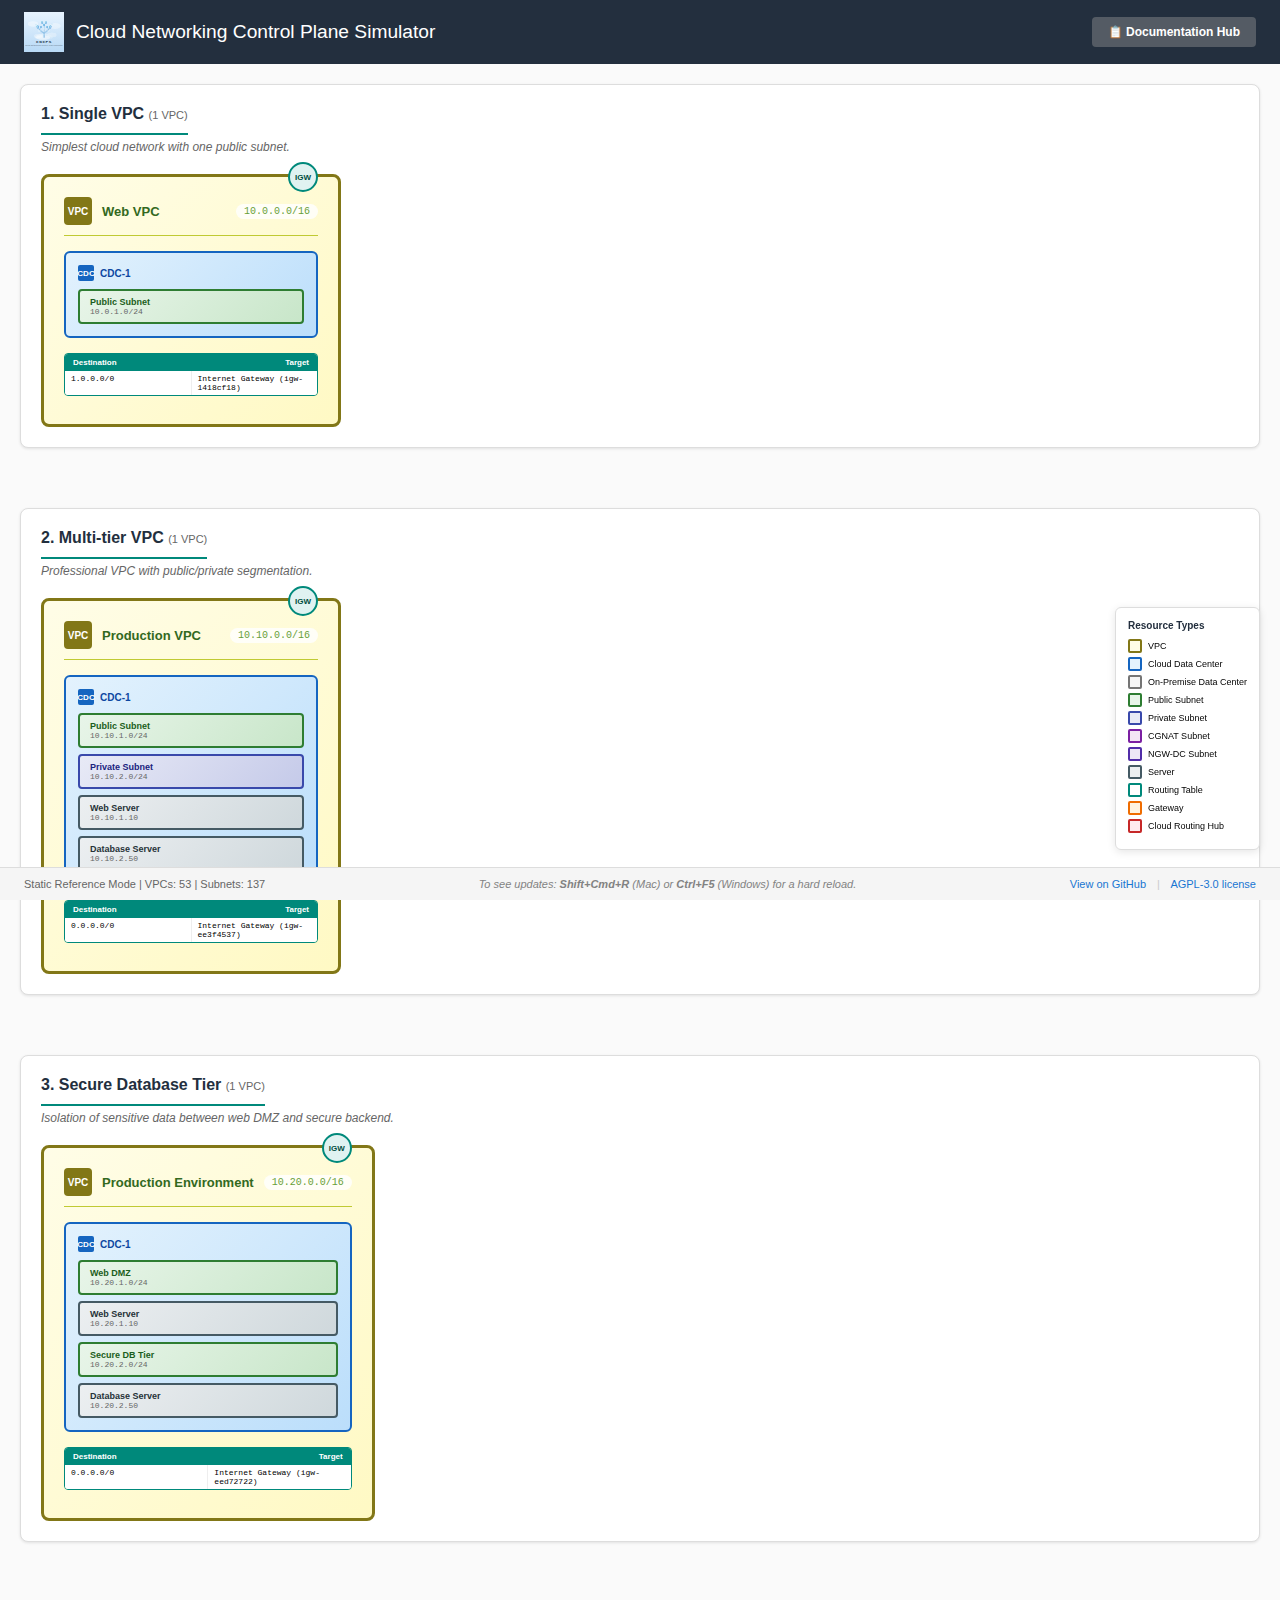
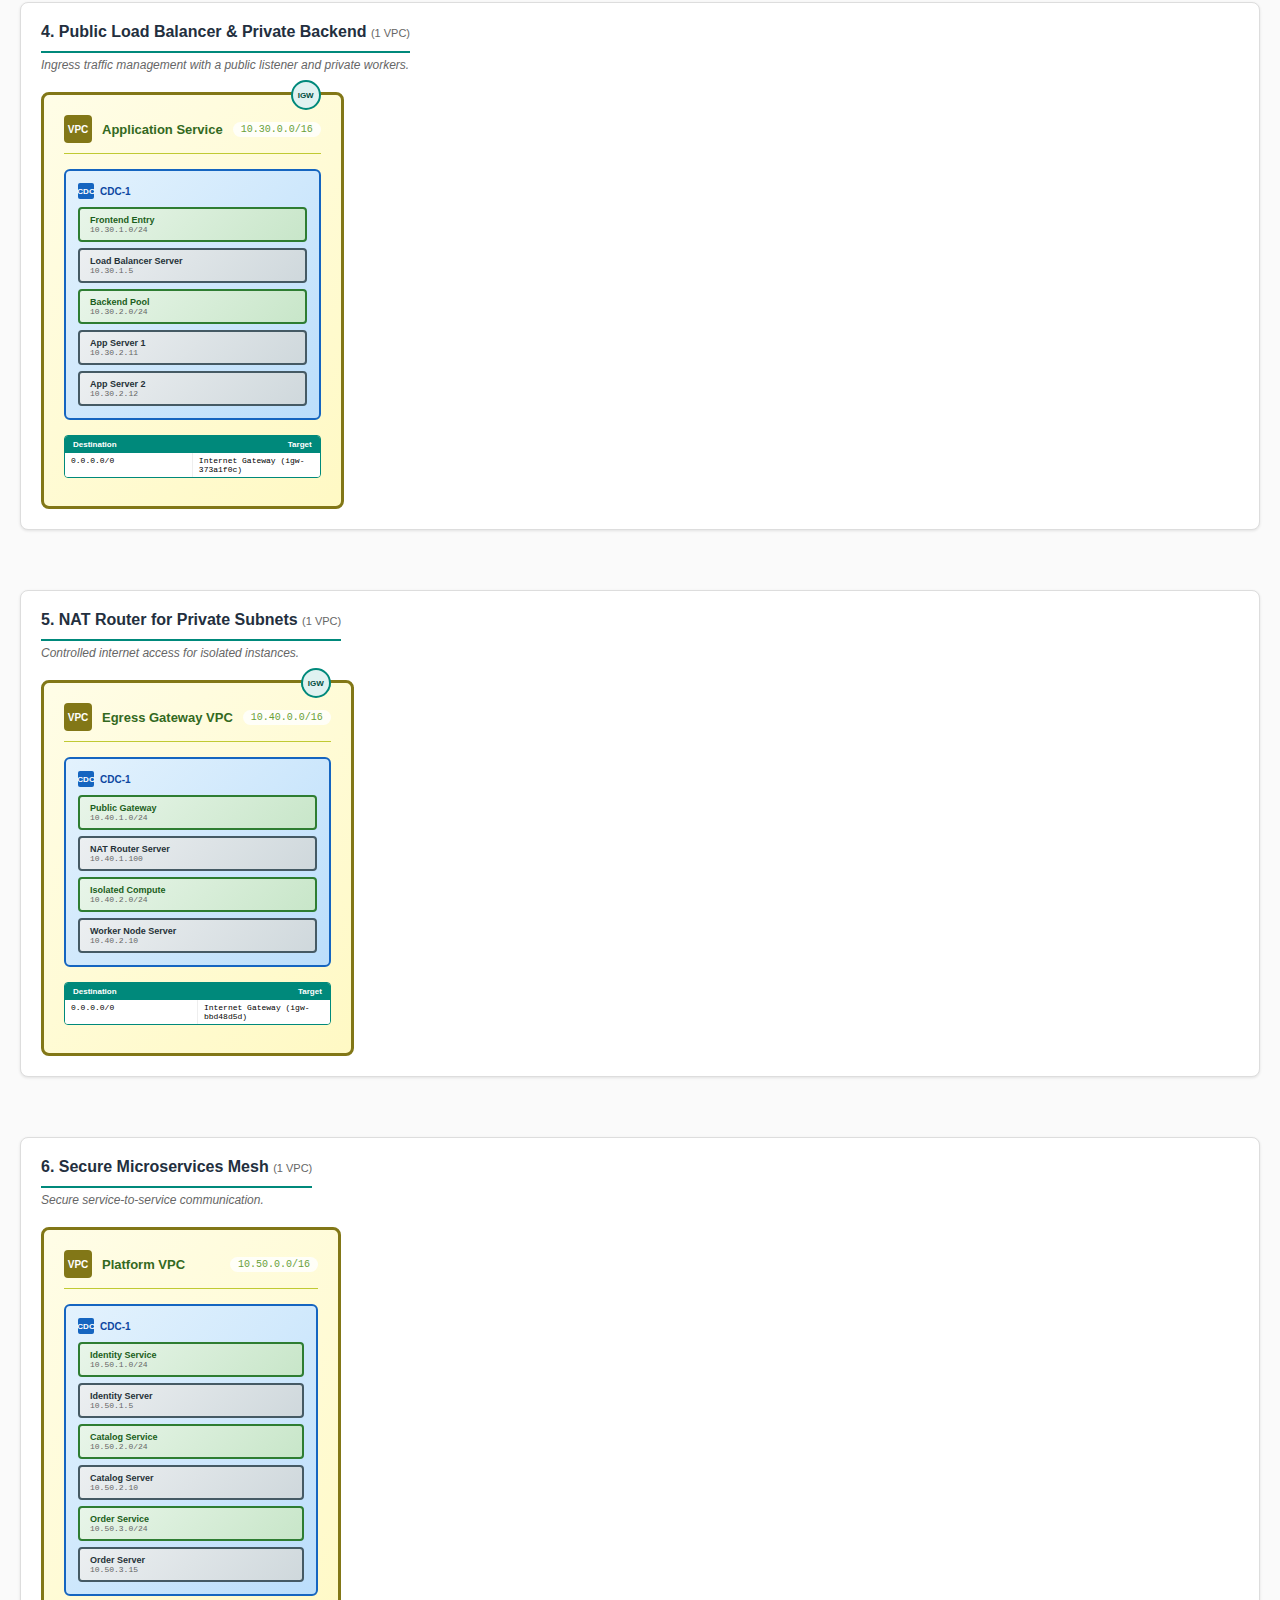
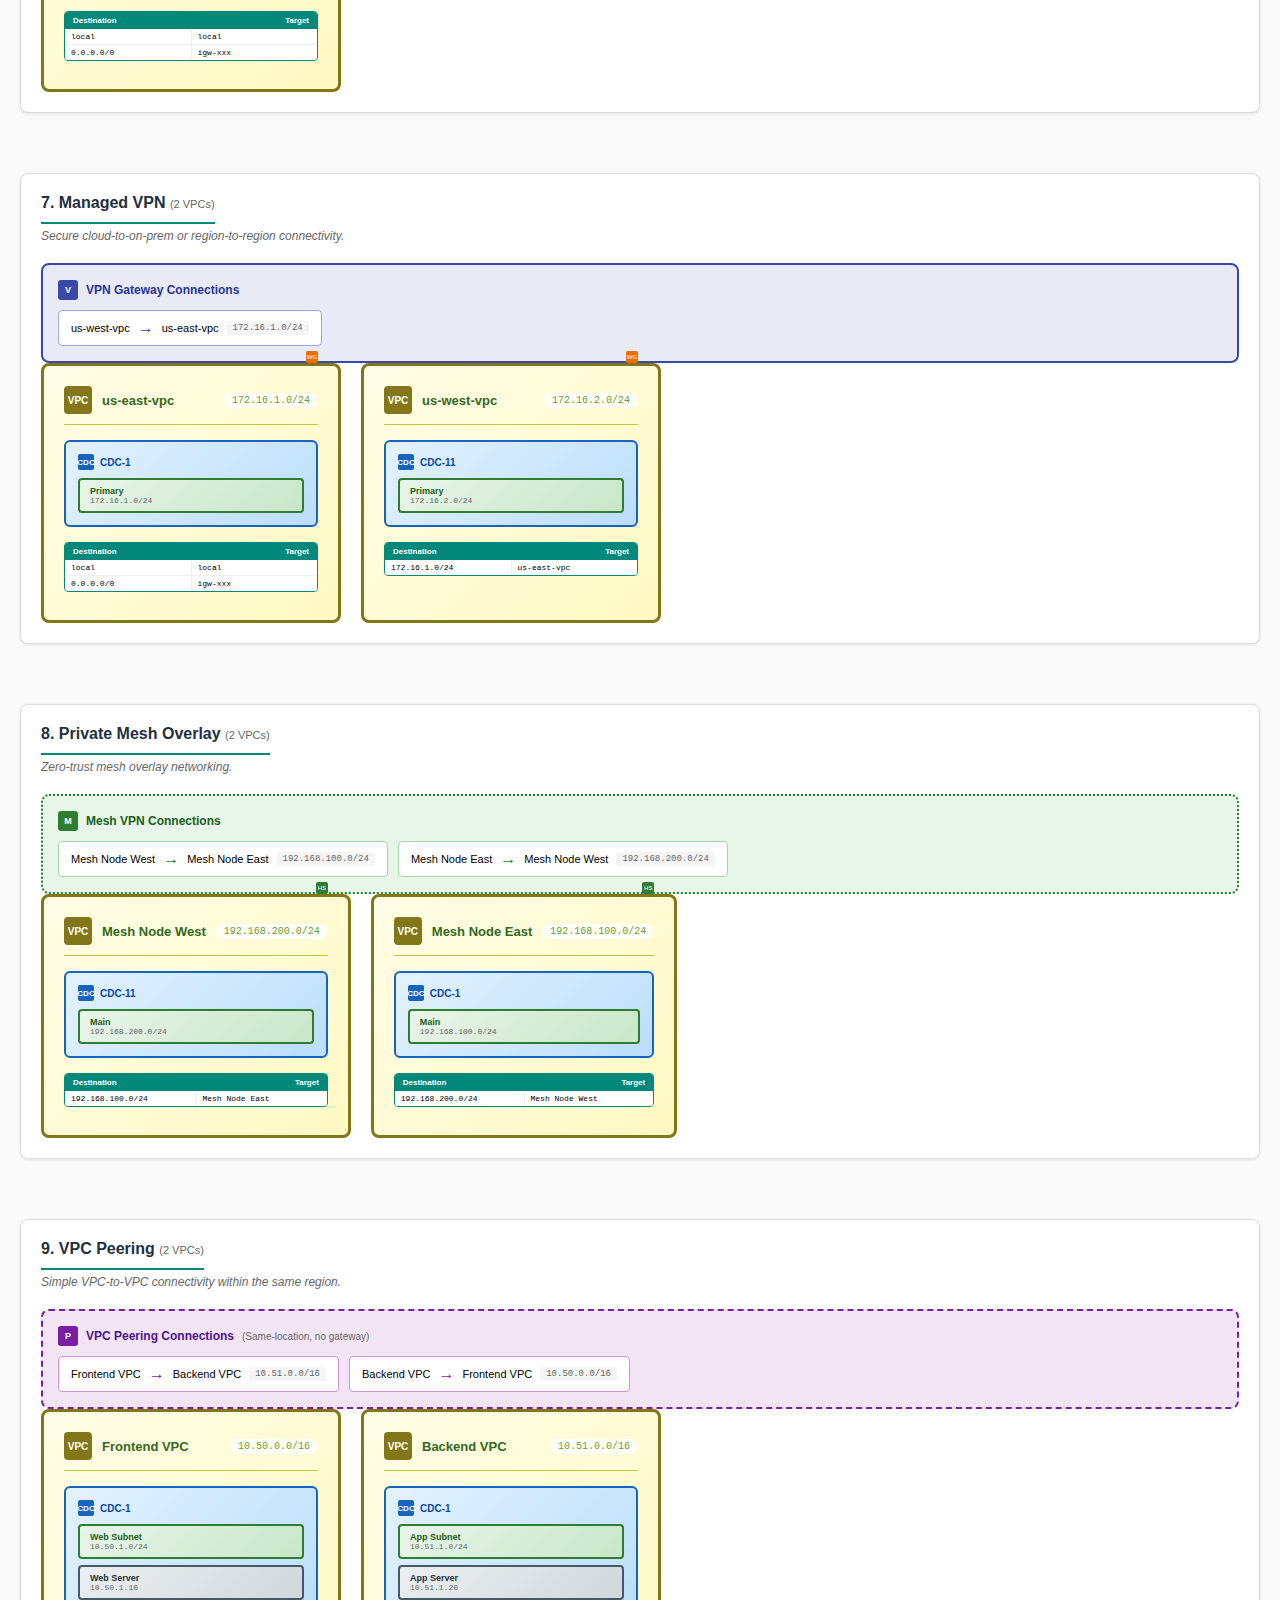
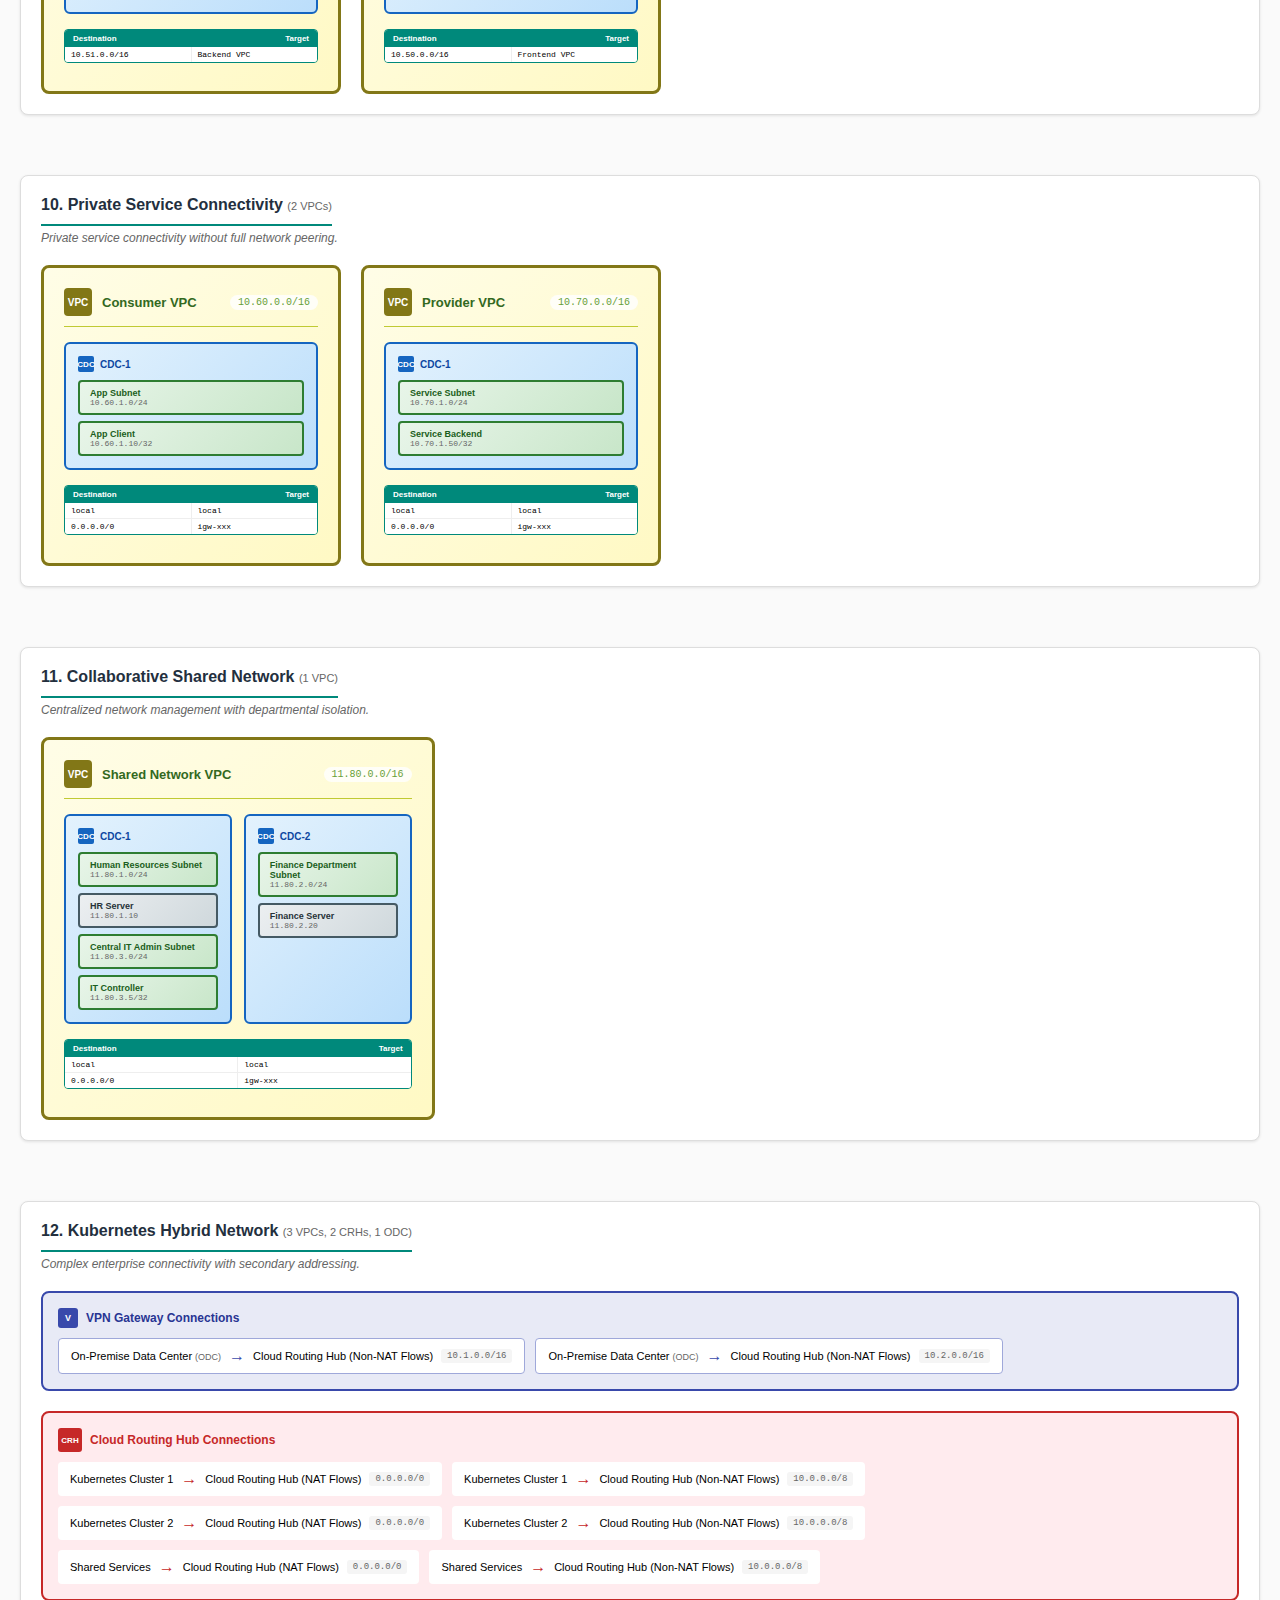
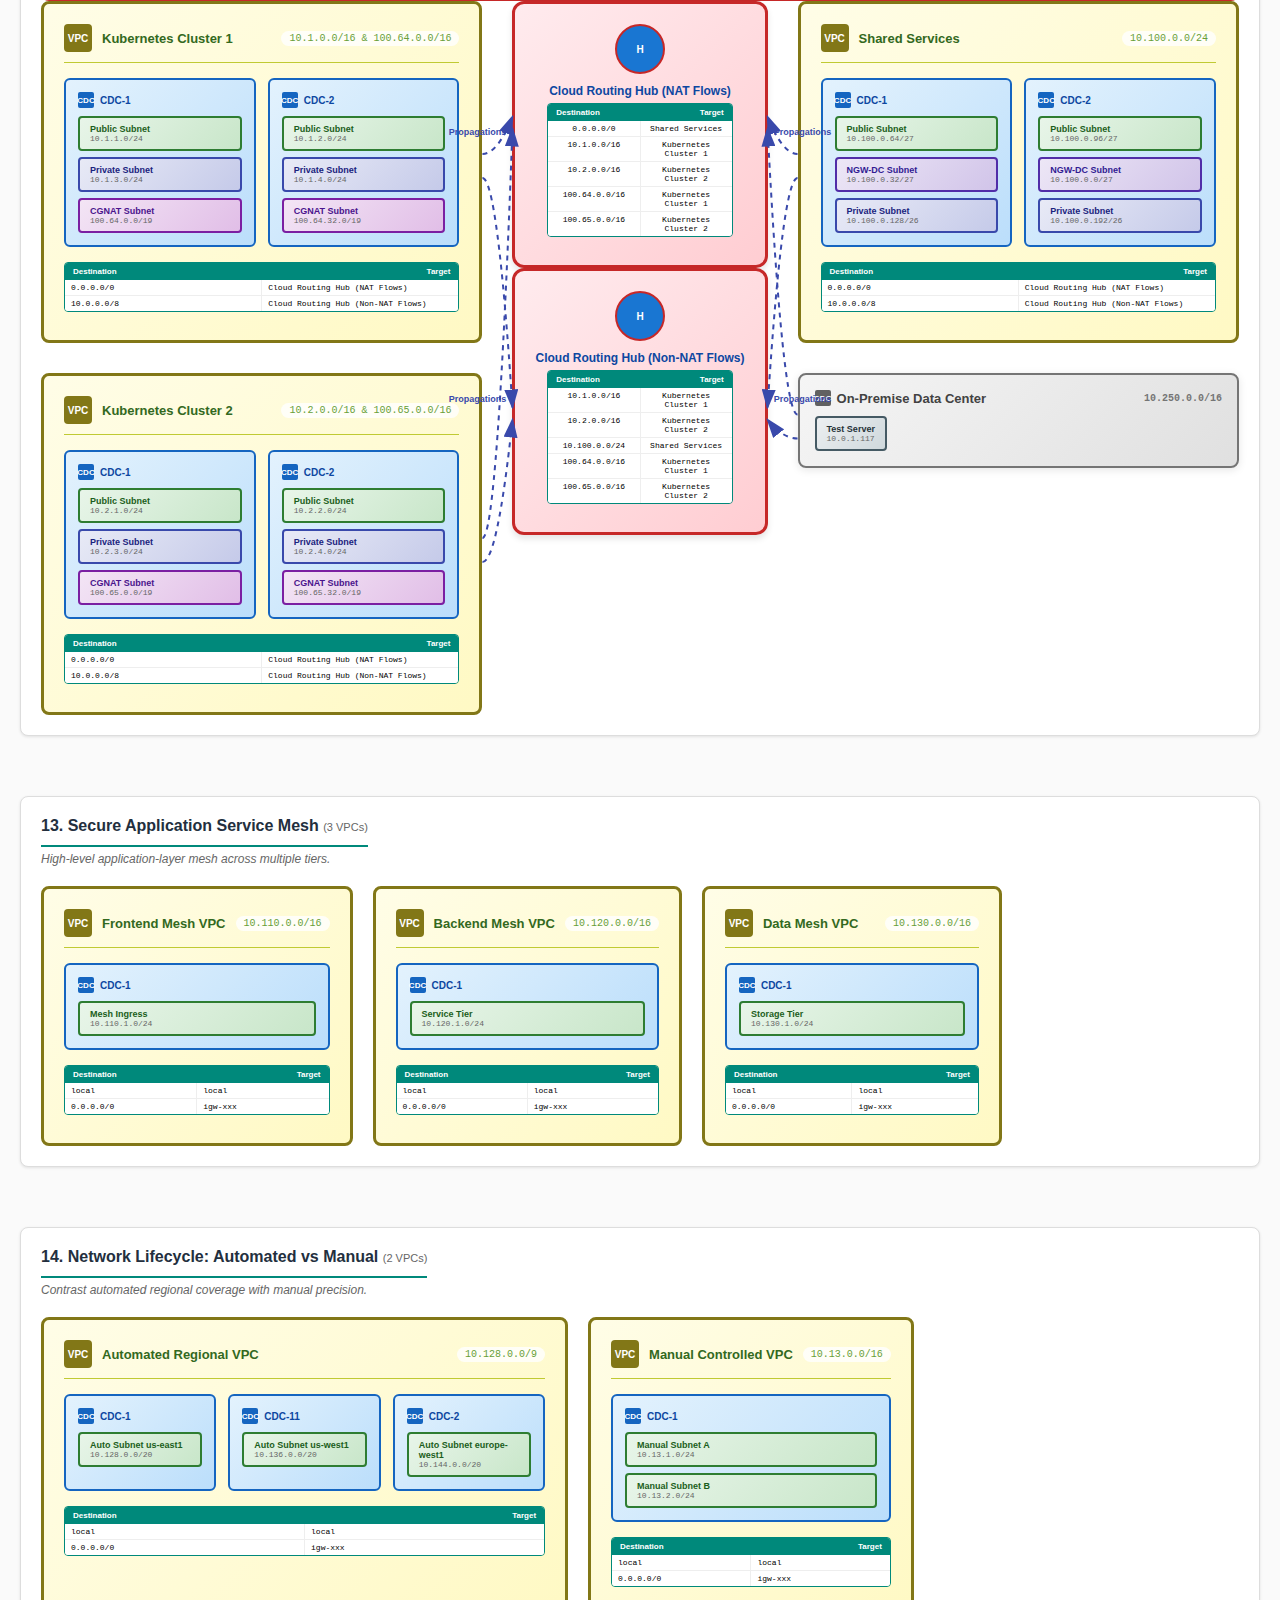
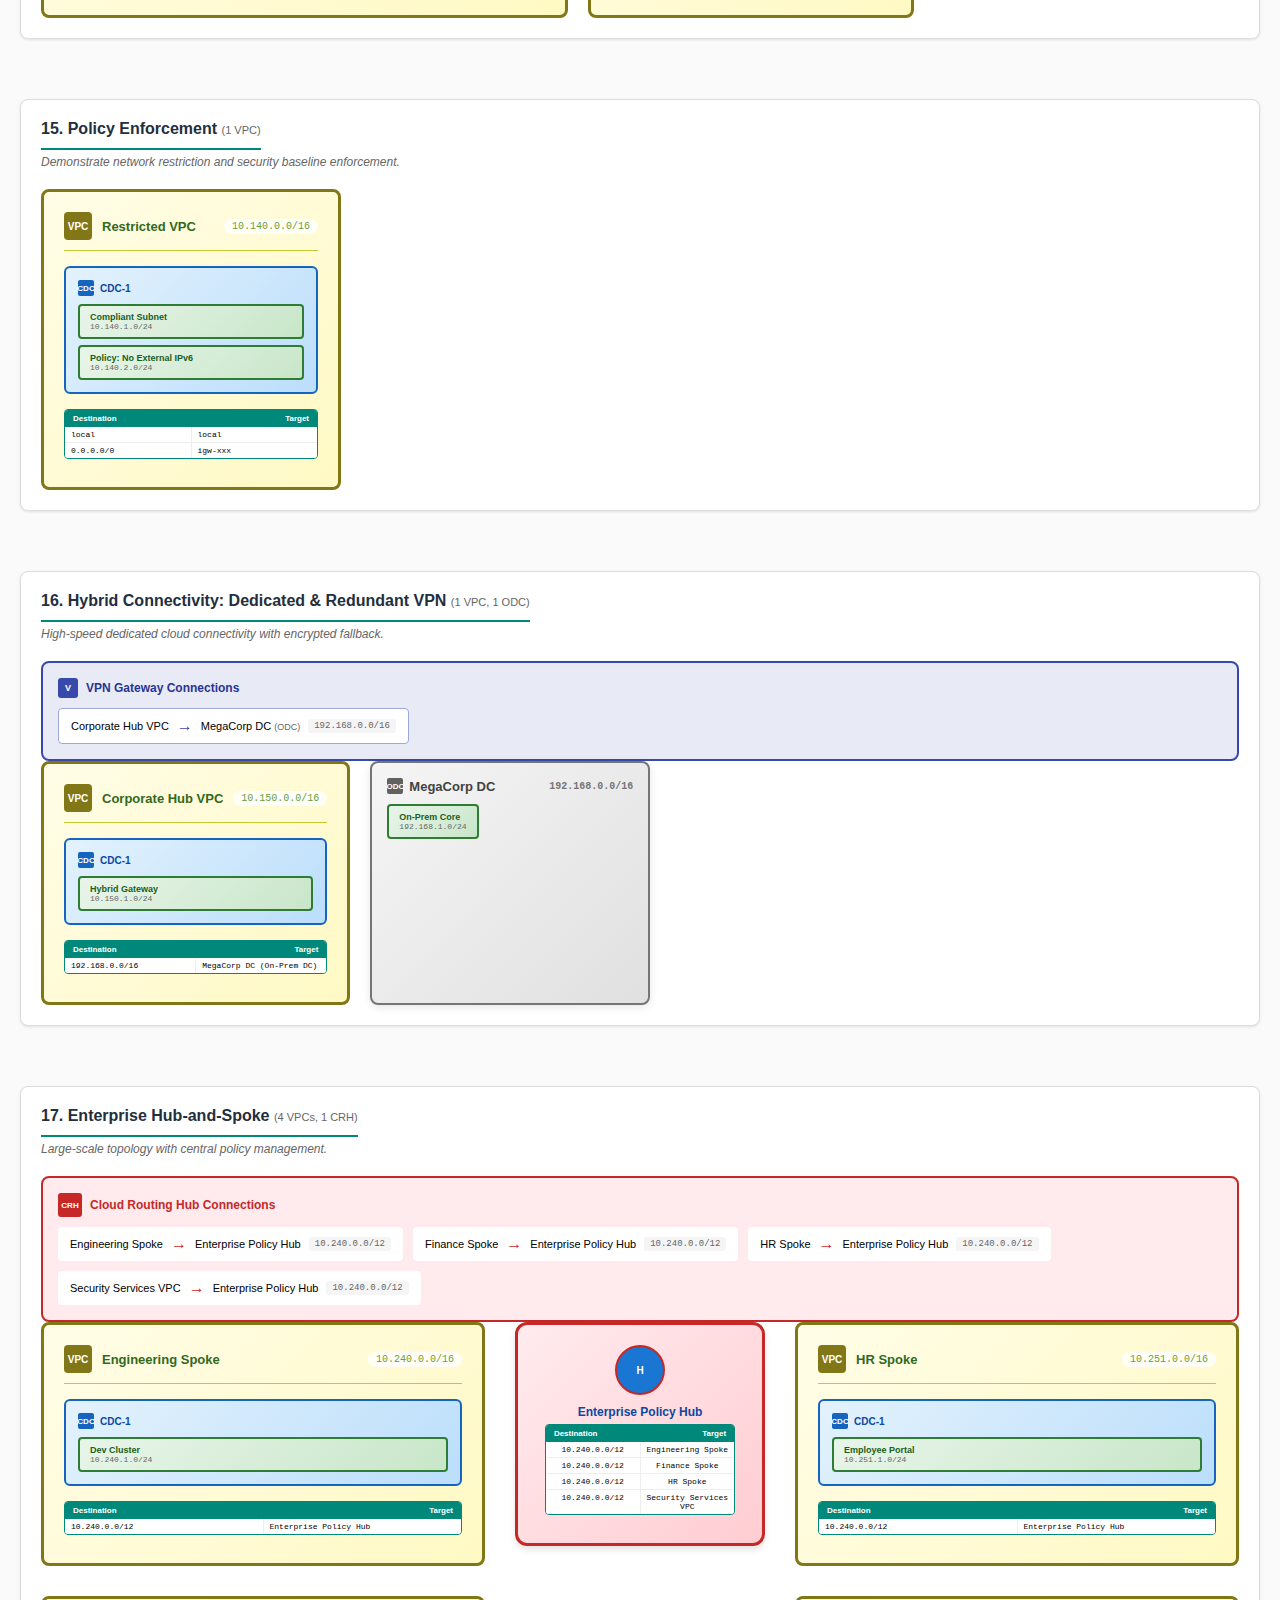
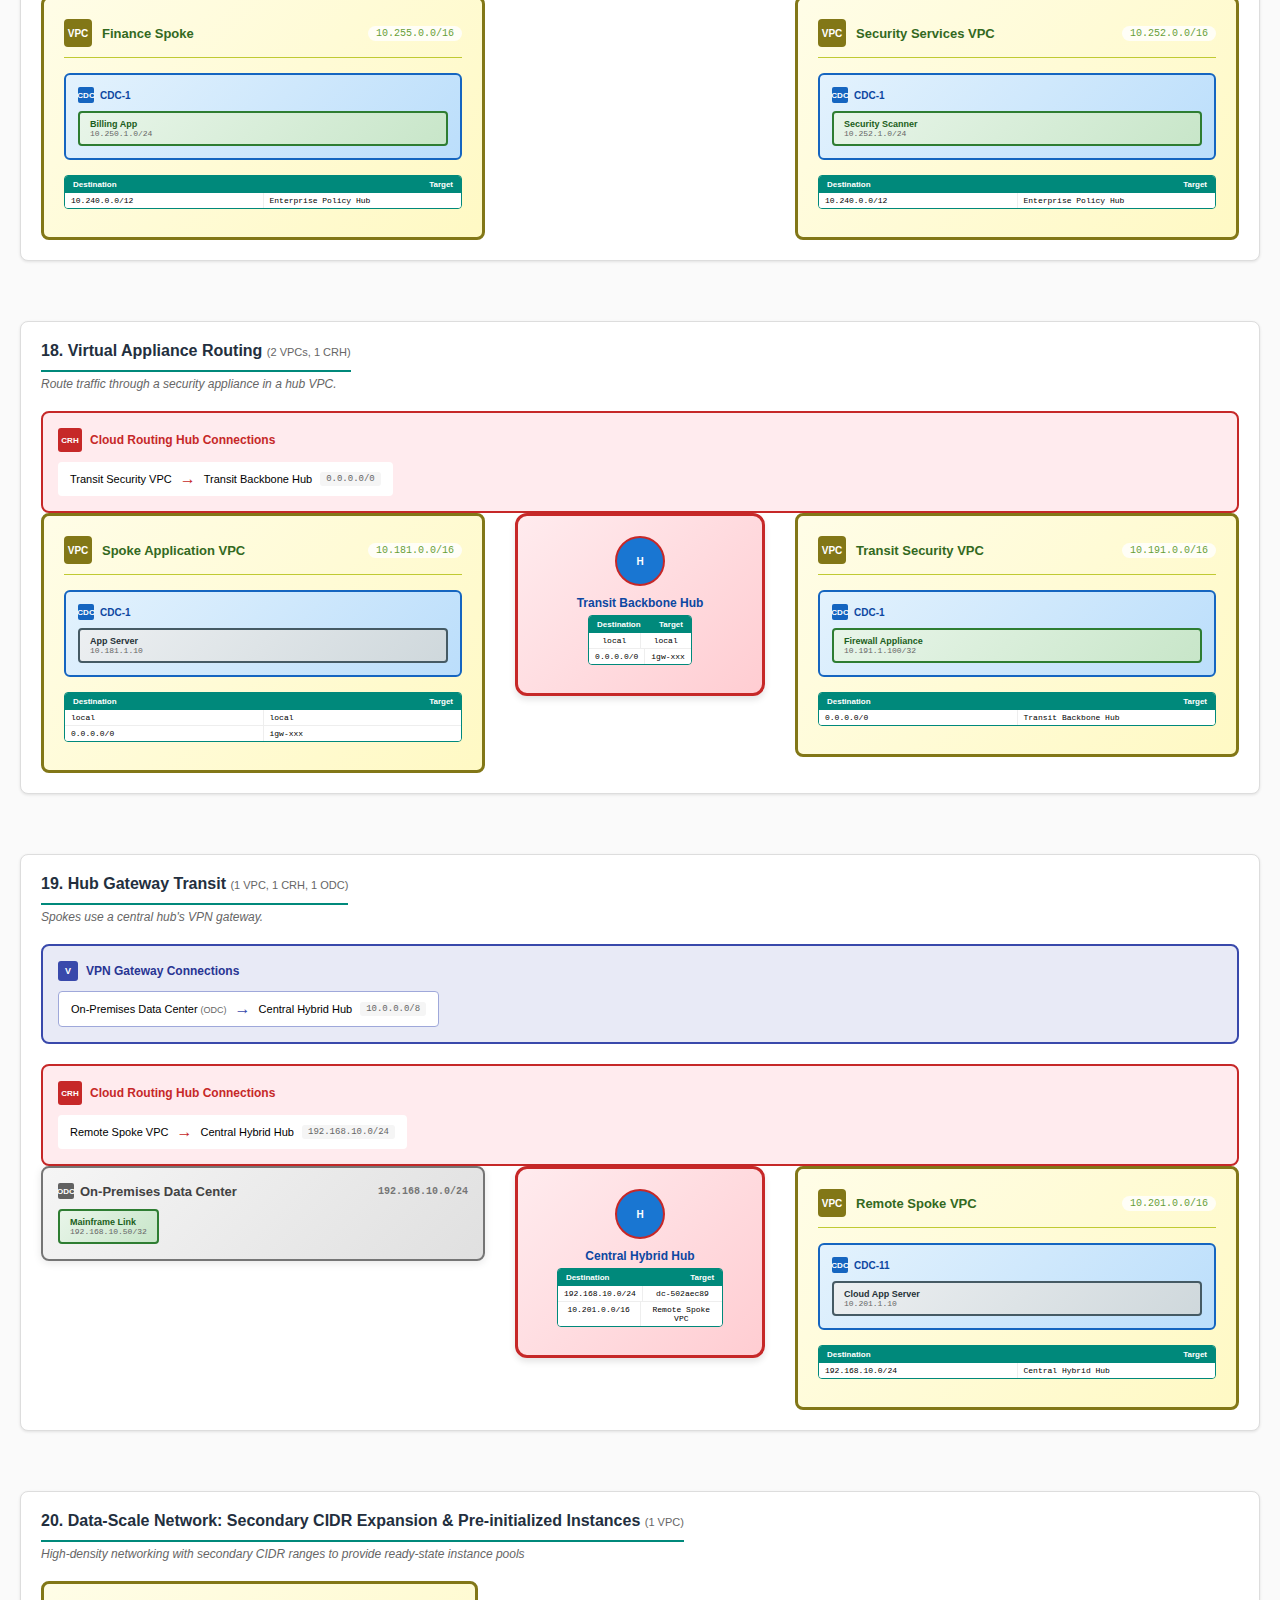
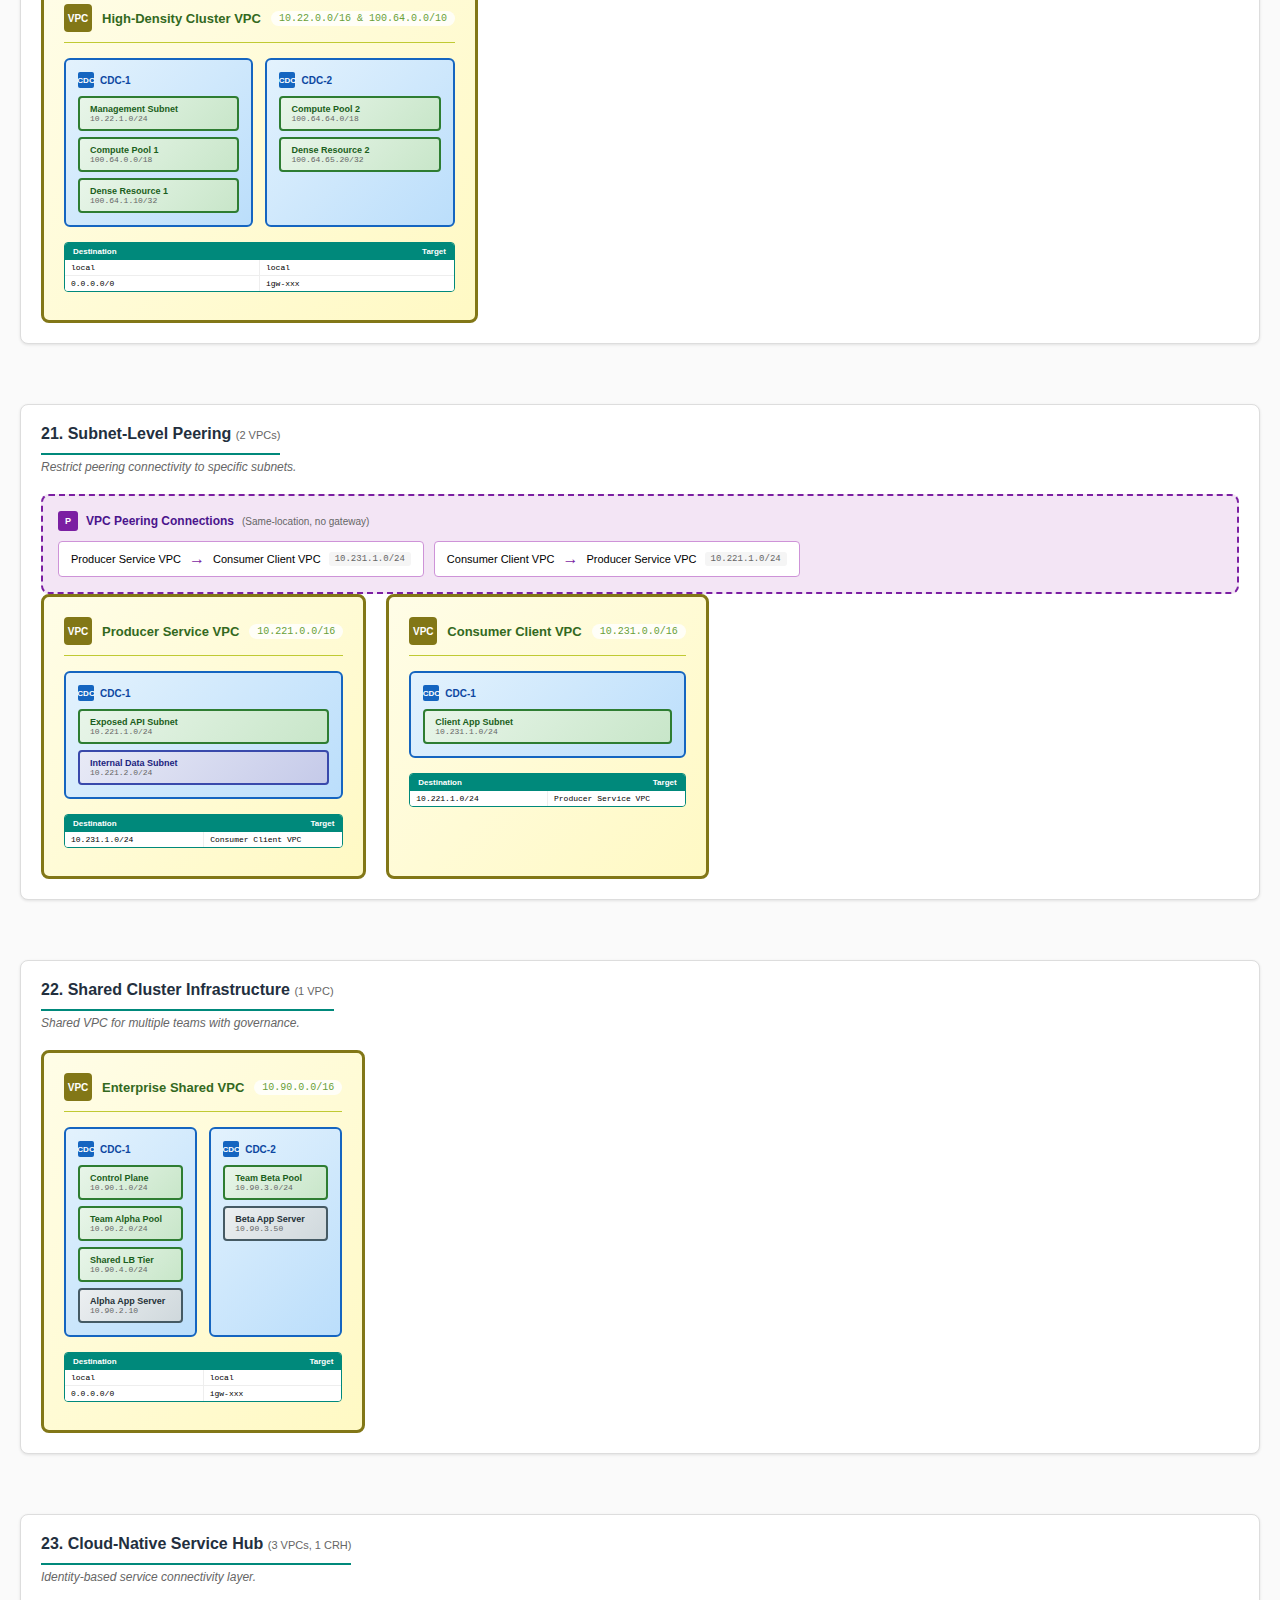
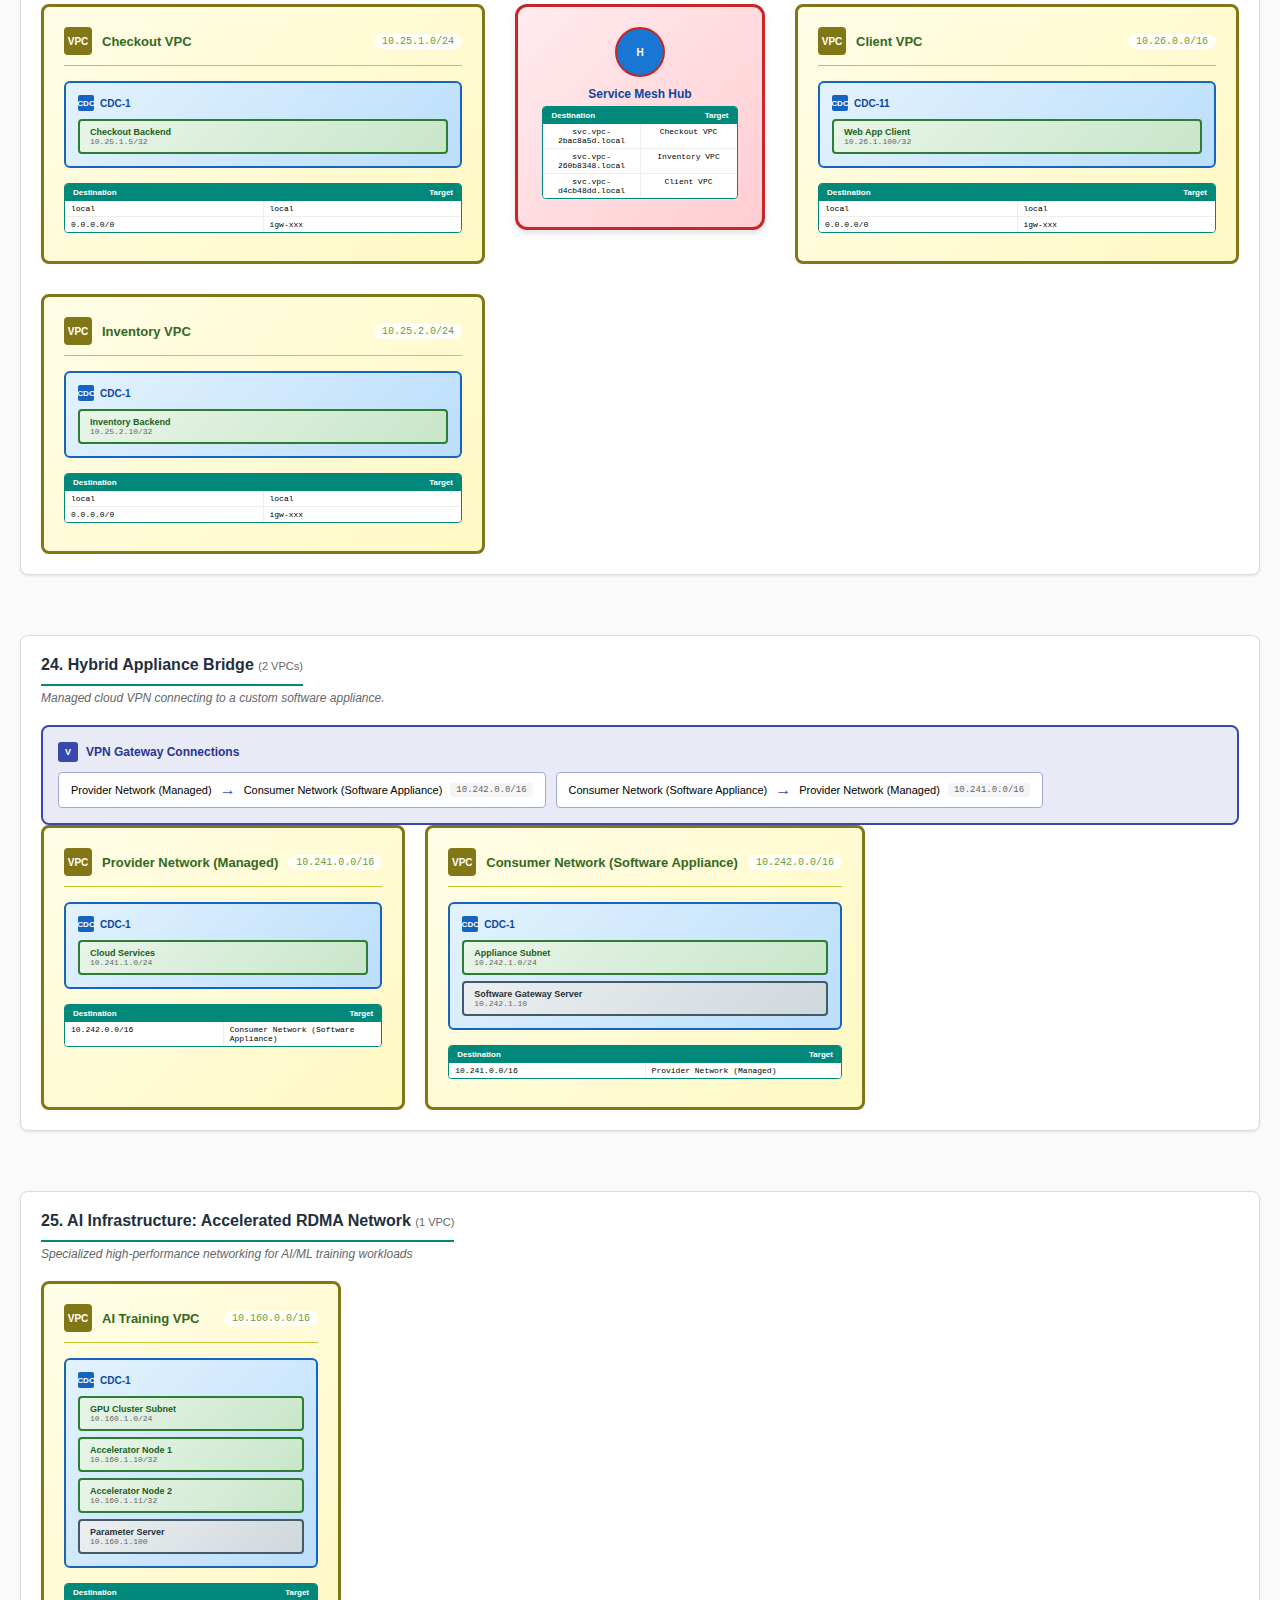
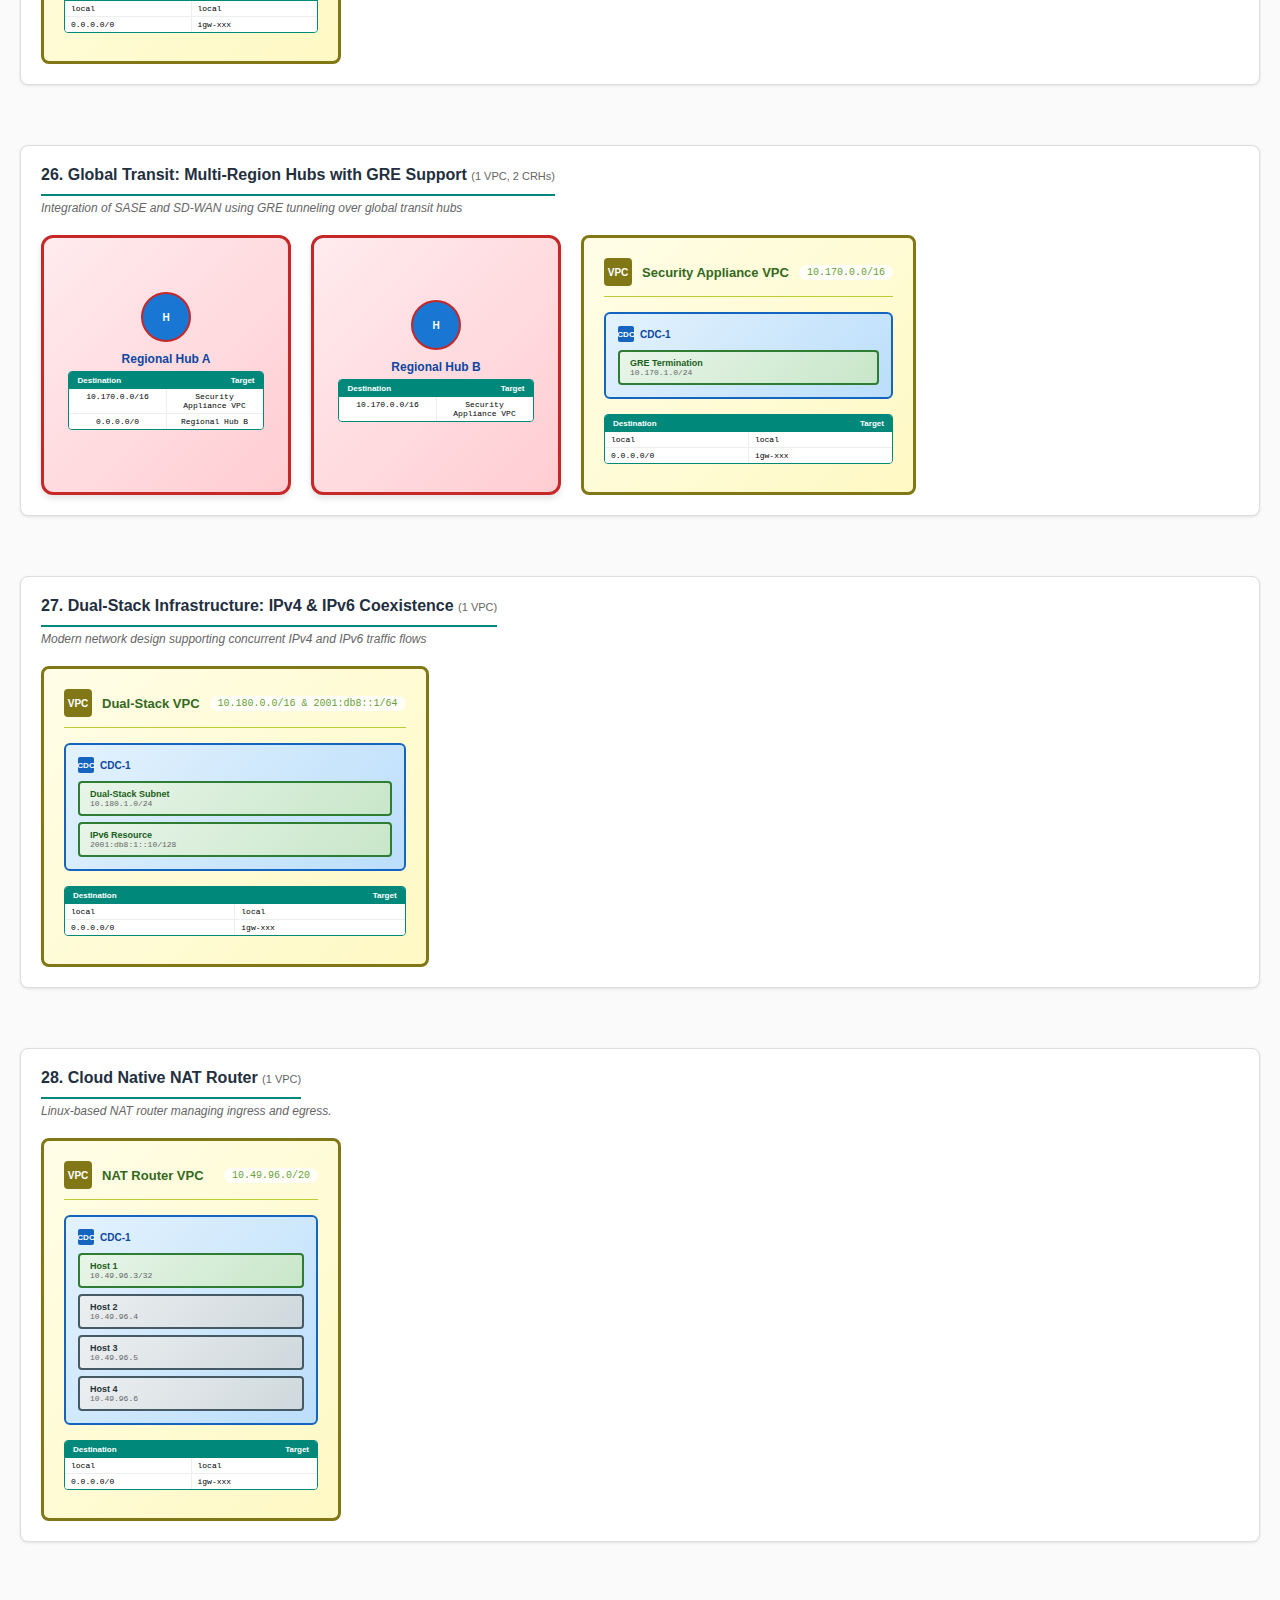
<file: control-plane/api/ui/index.html>
<!DOCTYPE html>

<html lang="en">
<head><script>window.STATIC_VPC_DATA = {"nodes": [{"id": "hub-hub-7e97069b", "label": "Cloud Routing Hub (NAT Flows)", "type": "hub", "region": "global", "scenario": "12. Kubernetes Hybrid Network", "routes": [{"destination": "0.0.0.0/0", "next_hop": "vpc-2cb021a8", "next_hop_type": "nat_gateway"}, {"destination": "10.1.0.0/16", "next_hop": "vpc-9b91088f", "next_hop_type": "cloud_routing_hub"}, {"destination": "10.2.0.0/16", "next_hop": "vpc-bb79475f", "next_hop_type": "cloud_routing_hub"}, {"destination": "100.64.0.0/16", "next_hop": "vpc-9b91088f", "next_hop_type": "cloud_routing_hub"}, {"destination": "100.65.0.0/16", "next_hop": "vpc-bb79475f", "next_hop_type": "cloud_routing_hub"}]}, {"id": "hub-hub-47f511ae", "label": "Cloud Routing Hub (Non-NAT Flows)", "type": "hub", "region": "global", "scenario": "12. Kubernetes Hybrid Network", "routes": [{"destination": "10.1.0.0/16", "next_hop": "vpc-9b91088f", "next_hop_type": "cloud_routing_hub"}, {"destination": "10.2.0.0/16", "next_hop": "vpc-bb79475f", "next_hop_type": "cloud_routing_hub"}, {"destination": "10.100.0.0/24", "next_hop": "vpc-2cb021a8", "next_hop_type": "cloud_routing_hub"}, {"destination": "100.64.0.0/16", "next_hop": "vpc-9b91088f", "next_hop_type": "cloud_routing_hub"}, {"destination": "100.65.0.0/16", "next_hop": "vpc-bb79475f", "next_hop_type": "cloud_routing_hub"}]}, {"id": "hub-hub-52545c7e", "label": "Enterprise Policy Hub", "type": "hub", "region": "global", "scenario": "17. Enterprise Hub-and-Spoke", "routes": [{"destination": "10.240.0.0/12", "next_hop": "vpc-064d934b", "next_hop_type": "cloud_routing_hub"}, {"destination": "10.240.0.0/12", "next_hop": "vpc-1836b9f4", "next_hop_type": "cloud_routing_hub"}, {"destination": "10.240.0.0/12", "next_hop": "vpc-61572828", "next_hop_type": "cloud_routing_hub"}, {"destination": "10.240.0.0/12", "next_hop": "vpc-c498e154", "next_hop_type": "cloud_routing_hub"}]}, {"id": "hub-hub-ba803b25", "label": "Transit Backbone Hub", "type": "hub", "region": "global", "scenario": "18. Virtual Appliance Routing", "routes": []}, {"id": "hub-hub-840705c9", "label": "Central Hybrid Hub", "type": "hub", "region": "global", "scenario": "19. Hub Gateway Transit", "routes": [{"destination": "192.168.10.0/24", "next_hop": "dc-502aec89", "next_hop_type": "vpn_gateway"}, {"destination": "10.201.0.0/16", "next_hop": "vpc-f30e89ce", "next_hop_type": "cloud_routing_hub"}]}, {"id": "hub-hub-279ede7f", "label": "Service Mesh Hub", "type": "hub", "region": "global", "scenario": "23. Cloud-Native Service Hub", "routes": [{"destination": "svc.vpc-2bac8a5d.local", "next_hop": "vpc-2bac8a5d", "next_hop_type": "service_mesh"}, {"destination": "svc.vpc-260b8348.local", "next_hop": "vpc-260b8348", "next_hop_type": "service_mesh"}, {"destination": "svc.vpc-d4cb48dd.local", "next_hop": "vpc-d4cb48dd", "next_hop_type": "service_mesh"}]}, {"id": "hub-hub-335a2e47", "label": "Regional Hub A", "type": "hub", "region": "us-east", "scenario": "26. Global Transit: Multi-Region Hubs with GRE Support", "routes": [{"destination": "10.170.0.0/16", "next_hop": "vpc-46b384a2", "next_hop_type": "cloud_routing_hub"}, {"destination": "0.0.0.0/0", "next_hop": "hub-1b9ee5a8", "next_hop_type": "hub_peer"}]}, {"id": "hub-hub-1b9ee5a8", "label": "Regional Hub B", "type": "hub", "region": "us-west", "scenario": "26. Global Transit: Multi-Region Hubs with GRE Support", "routes": [{"destination": "10.170.0.0/16", "next_hop": "vpc-46b384a2", "next_hop_type": "cloud_routing_hub"}]}, {"id": "leaf-1", "label": "Site Switch (CDC-1)", "type": "leaf"}, {"id": "leaf-2", "label": "Site Switch (CDC-2)", "type": "leaf"}, {"id": "leaf-3", "label": "Site Switch (CDC-3)", "type": "leaf"}, {"id": "leaf-11", "label": "Site Switch (CDC-11)", "type": "leaf"}, {"id": "leaf-12", "label": "Site Switch (CDC-12)", "type": "leaf"}, {"id": "leaf-13", "label": "Site Switch (CDC-13)", "type": "leaf"}, {"id": "leaf-1", "label": "Site Switch (ODC-1)", "type": "leaf"}, {"id": "leaf-north", "label": "Site Switch (DC-NORTH)", "type": "leaf"}, {"id": "leaf-south", "label": "Site Switch (DC-SOUTH)", "type": "leaf"}, {"id": "vpc-vpc-2a46f066", "label": "Web VPC", "type": "vpc", "cidr": "10.0.0.0/16", "scenario": "1. Single VPC"}, {"id": "vpc-vpc-2a46f066-dc-CDC-1", "label": "Cloud Data Center: CDC-1", "type": "dc", "parent": "vpc-vpc-2a46f066"}, {"id": "subnet-subnet-9e3e5042", "label": "Public Subnet (10.0.1.0/24)", "type": "subnet", "cidr": "10.0.1.0/24", "parent": "vpc-vpc-2a46f066-dc-CDC-1"}, {"id": "igw-igw-1418cf18", "label": "Internet GW", "type": "igw", "parent": "vpc-vpc-2a46f066"}, {"id": "vpc-vpc-1fbfdf7d", "label": "Production VPC", "type": "vpc", "cidr": "10.10.0.0/16", "scenario": "2. Multi-tier VPC"}, {"id": "vpc-vpc-1fbfdf7d-dc-CDC-1", "label": "Cloud Data Center: CDC-1", "type": "dc", "parent": "vpc-vpc-1fbfdf7d"}, {"id": "subnet-subnet-cf47da7f", "label": "Public Subnet (10.10.1.0/24)", "type": "subnet", "cidr": "10.10.1.0/24", "parent": "vpc-vpc-1fbfdf7d-dc-CDC-1"}, {"id": "subnet-subnet-a781c7e1", "label": "Private Subnet (10.10.2.0/24)", "type": "subnet", "cidr": "10.10.2.0/24", "parent": "vpc-vpc-1fbfdf7d-dc-CDC-1"}, {"id": "subnet-subnet-6f0d4908", "label": "Web Server (10.10.1.10)", "type": "server", "cidr": "10.10.1.10", "parent": "vpc-vpc-1fbfdf7d-dc-CDC-1"}, {"id": "subnet-subnet-1cd862dc", "label": "Database Server (10.10.2.50)", "type": "server", "cidr": "10.10.2.50", "parent": "vpc-vpc-1fbfdf7d-dc-CDC-1"}, {"id": "igw-igw-ee3f4537", "label": "Internet GW", "type": "igw", "parent": "vpc-vpc-1fbfdf7d"}, {"id": "vpc-vpc-3a5caeeb", "label": "Production Environment", "type": "vpc", "cidr": "10.20.0.0/16", "scenario": "3. Secure Database Tier"}, {"id": "vpc-vpc-3a5caeeb-dc-CDC-1", "label": "Cloud Data Center: CDC-1", "type": "dc", "parent": "vpc-vpc-3a5caeeb"}, {"id": "subnet-subnet-ca4f53c4", "label": "Web DMZ (10.20.1.0/24)", "type": "subnet", "cidr": "10.20.1.0/24", "parent": "vpc-vpc-3a5caeeb-dc-CDC-1"}, {"id": "subnet-subnet-51a315be", "label": "Web Server (10.20.1.10)", "type": "server", "cidr": "10.20.1.10", "parent": "vpc-vpc-3a5caeeb-dc-CDC-1"}, {"id": "subnet-subnet-0ba7af63", "label": "Secure DB Tier (10.20.2.0/24)", "type": "subnet", "cidr": "10.20.2.0/24", "parent": "vpc-vpc-3a5caeeb-dc-CDC-1"}, {"id": "subnet-subnet-20a18c39", "label": "Database Server (10.20.2.50)", "type": "server", "cidr": "10.20.2.50", "parent": "vpc-vpc-3a5caeeb-dc-CDC-1"}, {"id": "igw-igw-eed72722", "label": "Internet GW", "type": "igw", "parent": "vpc-vpc-3a5caeeb"}, {"id": "vpc-vpc-29a53757", "label": "Application Service", "type": "vpc", "cidr": "10.30.0.0/16", "scenario": "4. Public Load Balancer & Private Backend"}, {"id": "vpc-vpc-29a53757-dc-CDC-1", "label": "Cloud Data Center: CDC-1", "type": "dc", "parent": "vpc-vpc-29a53757"}, {"id": "subnet-subnet-9065711c", "label": "Frontend Entry (10.30.1.0/24)", "type": "subnet", "cidr": "10.30.1.0/24", "parent": "vpc-vpc-29a53757-dc-CDC-1"}, {"id": "subnet-subnet-812b59eb", "label": "Load Balancer Server (10.30.1.5)", "type": "server", "cidr": "10.30.1.5", "parent": "vpc-vpc-29a53757-dc-CDC-1"}, {"id": "subnet-subnet-b743f2b5", "label": "Backend Pool (10.30.2.0/24)", "type": "subnet", "cidr": "10.30.2.0/24", "parent": "vpc-vpc-29a53757-dc-CDC-1"}, {"id": "subnet-subnet-0a838e36", "label": "App Server 1 (10.30.2.11)", "type": "server", "cidr": "10.30.2.11", "parent": "vpc-vpc-29a53757-dc-CDC-1"}, {"id": "subnet-subnet-af34e3e0", "label": "App Server 2 (10.30.2.12)", "type": "server", "cidr": "10.30.2.12", "parent": "vpc-vpc-29a53757-dc-CDC-1"}, {"id": "igw-igw-373a1f0c", "label": "Internet GW", "type": "igw", "parent": "vpc-vpc-29a53757"}, {"id": "vpc-vpc-0cabeae4", "label": "Egress Gateway VPC", "type": "vpc", "cidr": "10.40.0.0/16", "scenario": "5. NAT Router for Private Subnets"}, {"id": "vpc-vpc-0cabeae4-dc-CDC-1", "label": "Cloud Data Center: CDC-1", "type": "dc", "parent": "vpc-vpc-0cabeae4"}, {"id": "subnet-subnet-edabe4ec", "label": "Public Gateway (10.40.1.0/24)", "type": "subnet", "cidr": "10.40.1.0/24", "parent": "vpc-vpc-0cabeae4-dc-CDC-1"}, {"id": "subnet-subnet-62792f9d", "label": "NAT Router Server (10.40.1.100)", "type": "server", "cidr": "10.40.1.100", "parent": "vpc-vpc-0cabeae4-dc-CDC-1"}, {"id": "subnet-subnet-4bbfd0fc", "label": "Isolated Compute (10.40.2.0/24)", "type": "subnet", "cidr": "10.40.2.0/24", "parent": "vpc-vpc-0cabeae4-dc-CDC-1"}, {"id": "subnet-subnet-144f799a", "label": "Worker Node Server (10.40.2.10)", "type": "server", "cidr": "10.40.2.10", "parent": "vpc-vpc-0cabeae4-dc-CDC-1"}, {"id": "igw-igw-bbd48d5d", "label": "Internet GW", "type": "igw", "parent": "vpc-vpc-0cabeae4"}, {"id": "vpc-vpc-4158c420", "label": "Platform VPC", "type": "vpc", "cidr": "10.50.0.0/16", "scenario": "6. Secure Microservices Mesh"}, {"id": "vpc-vpc-4158c420-dc-CDC-1", "label": "Cloud Data Center: CDC-1", "type": "dc", "parent": "vpc-vpc-4158c420"}, {"id": "subnet-subnet-30cd48df", "label": "Identity Service (10.50.1.0/24)", "type": "subnet", "cidr": "10.50.1.0/24", "parent": "vpc-vpc-4158c420-dc-CDC-1"}, {"id": "subnet-subnet-99c71f0d", "label": "Identity Server (10.50.1.5)", "type": "server", "cidr": "10.50.1.5", "parent": "vpc-vpc-4158c420-dc-CDC-1"}, {"id": "subnet-subnet-a20238df", "label": "Catalog Service (10.50.2.0/24)", "type": "subnet", "cidr": "10.50.2.0/24", "parent": "vpc-vpc-4158c420-dc-CDC-1"}, {"id": "subnet-subnet-cd1ec552", "label": "Catalog Server (10.50.2.10)", "type": "server", "cidr": "10.50.2.10", "parent": "vpc-vpc-4158c420-dc-CDC-1"}, {"id": "subnet-subnet-06138028", "label": "Order Service (10.50.3.0/24)", "type": "subnet", "cidr": "10.50.3.0/24", "parent": "vpc-vpc-4158c420-dc-CDC-1"}, {"id": "subnet-subnet-c3c757c5", "label": "Order Server (10.50.3.15)", "type": "server", "cidr": "10.50.3.15", "parent": "vpc-vpc-4158c420-dc-CDC-1"}, {"id": "vpc-vpc-d07adf88", "label": "us-west-vpc", "type": "vpc", "cidr": "172.16.2.0/24", "scenario": "7. Managed VPN"}, {"id": "vpc-vpc-d07adf88-dc-CDC-11", "label": "Cloud Data Center: CDC-11", "type": "dc", "parent": "vpc-vpc-d07adf88"}, {"id": "subnet-subnet-0bb44dc5", "label": "Primary (172.16.2.0/24)", "type": "subnet", "cidr": "172.16.2.0/24", "parent": "vpc-vpc-d07adf88-dc-CDC-11"}, {"id": "vpn-gateway-vpn-159db727", "label": "VPN Gateway\n192.0.2.1:51820", "type": "vpn_gateway", "parent": "vpc-vpc-d07adf88"}, {"id": "vpc-vpc-b5793cf8", "label": "us-east-vpc", "type": "vpc", "cidr": "172.16.1.0/24", "scenario": "7. Managed VPN"}, {"id": "vpc-vpc-b5793cf8-dc-CDC-1", "label": "Cloud Data Center: CDC-1", "type": "dc", "parent": "vpc-vpc-b5793cf8"}, {"id": "subnet-subnet-a6e0b24b", "label": "Primary (172.16.1.0/24)", "type": "subnet", "cidr": "172.16.1.0/24", "parent": "vpc-vpc-b5793cf8-dc-CDC-1"}, {"id": "vpn-gateway-vpn-bde85e22", "label": "VPN Gateway\n192.0.2.2:51820", "type": "vpn_gateway", "parent": "vpc-vpc-b5793cf8"}, {"id": "vpc-vpc-573aa9a6", "label": "Mesh Node West", "type": "vpc", "cidr": "192.168.200.0/24", "scenario": "8. Private Mesh Overlay"}, {"id": "vpc-vpc-573aa9a6-dc-CDC-11", "label": "Cloud Data Center: CDC-11", "type": "dc", "parent": "vpc-vpc-573aa9a6"}, {"id": "subnet-subnet-a11c3ebb", "label": "Main (192.168.200.0/24)", "type": "subnet", "cidr": "192.168.200.0/24", "parent": "vpc-vpc-573aa9a6-dc-CDC-11"}, {"id": "mesh-node-mesh-c4db340c", "label": "Mesh Node\nmkey:wes...", "type": "mesh_node", "parent": "vpc-vpc-573aa9a6"}, {"id": "vpc-vpc-a9c4e8e4", "label": "Mesh Node East", "type": "vpc", "cidr": "192.168.100.0/24", "scenario": "8. Private Mesh Overlay"}, {"id": "vpc-vpc-a9c4e8e4-dc-CDC-1", "label": "Cloud Data Center: CDC-1", "type": "dc", "parent": "vpc-vpc-a9c4e8e4"}, {"id": "subnet-subnet-b84f056b", "label": "Main (192.168.100.0/24)", "type": "subnet", "cidr": "192.168.100.0/24", "parent": "vpc-vpc-a9c4e8e4-dc-CDC-1"}, {"id": "mesh-node-mesh-1f016a32", "label": "Mesh Node\nmkey:eas...", "type": "mesh_node", "parent": "vpc-vpc-a9c4e8e4"}, {"id": "vpc-vpc-8a3e0476", "label": "Frontend VPC", "type": "vpc", "cidr": "10.50.0.0/16", "scenario": "9. VPC Peering"}, {"id": "vpc-vpc-8a3e0476-dc-CDC-1", "label": "Cloud Data Center: CDC-1", "type": "dc", "parent": "vpc-vpc-8a3e0476"}, {"id": "subnet-subnet-a4b83f57", "label": "Web Subnet (10.50.1.0/24)", "type": "subnet", "cidr": "10.50.1.0/24", "parent": "vpc-vpc-8a3e0476-dc-CDC-1"}, {"id": "subnet-subnet-eae1cee3", "label": "Web Server (10.50.1.10)", "type": "server", "cidr": "10.50.1.10", "parent": "vpc-vpc-8a3e0476-dc-CDC-1"}, {"id": "vpc-vpc-ab85e053", "label": "Backend VPC", "type": "vpc", "cidr": "10.51.0.0/16", "scenario": "9. VPC Peering"}, {"id": "vpc-vpc-ab85e053-dc-CDC-1", "label": "Cloud Data Center: CDC-1", "type": "dc", "parent": "vpc-vpc-ab85e053"}, {"id": "subnet-subnet-7c31dfd2", "label": "App Subnet (10.51.1.0/24)", "type": "subnet", "cidr": "10.51.1.0/24", "parent": "vpc-vpc-ab85e053-dc-CDC-1"}, {"id": "subnet-subnet-d7283dbc", "label": "App Server (10.51.1.20)", "type": "server", "cidr": "10.51.1.20", "parent": "vpc-vpc-ab85e053-dc-CDC-1"}, {"id": "vpc-vpc-697f367b", "label": "Consumer VPC", "type": "vpc", "cidr": "10.60.0.0/16", "scenario": "10. Private Service Connectivity"}, {"id": "vpc-vpc-697f367b-dc-CDC-1", "label": "Cloud Data Center: CDC-1", "type": "dc", "parent": "vpc-vpc-697f367b"}, {"id": "subnet-subnet-18cff4c1", "label": "App Subnet (10.60.1.0/24)", "type": "subnet", "cidr": "10.60.1.0/24", "parent": "vpc-vpc-697f367b-dc-CDC-1"}, {"id": "subnet-subnet-b319442a", "label": "App Client (10.60.1.10/32)", "type": "subnet", "cidr": "10.60.1.10/32", "parent": "vpc-vpc-697f367b-dc-CDC-1"}, {"id": "vpc-vpc-b59f51ba", "label": "Provider VPC", "type": "vpc", "cidr": "10.70.0.0/16", "scenario": "10. Private Service Connectivity"}, {"id": "vpc-vpc-b59f51ba-dc-CDC-1", "label": "Cloud Data Center: CDC-1", "type": "dc", "parent": "vpc-vpc-b59f51ba"}, {"id": "subnet-subnet-eb20d7d6", "label": "Service Subnet (10.70.1.0/24)", "type": "subnet", "cidr": "10.70.1.0/24", "parent": "vpc-vpc-b59f51ba-dc-CDC-1"}, {"id": "subnet-subnet-2acc8437", "label": "Service Backend (10.70.1.50/32)", "type": "subnet", "cidr": "10.70.1.50/32", "parent": "vpc-vpc-b59f51ba-dc-CDC-1"}, {"id": "vpc-vpc-51bd6139", "label": "Shared Network VPC", "type": "vpc", "cidr": "11.80.0.0/16", "scenario": "11. Collaborative Shared Network"}, {"id": "vpc-vpc-51bd6139-dc-CDC-1", "label": "Cloud Data Center: CDC-1", "type": "dc", "parent": "vpc-vpc-51bd6139"}, {"id": "subnet-subnet-a2b20ca4", "label": "Human Resources Subnet (11.80.1.0/24)", "type": "subnet", "cidr": "11.80.1.0/24", "parent": "vpc-vpc-51bd6139-dc-CDC-1"}, {"id": "subnet-subnet-2ed313d5", "label": "HR Server (11.80.1.10)", "type": "server", "cidr": "11.80.1.10", "parent": "vpc-vpc-51bd6139-dc-CDC-1"}, {"id": "vpc-vpc-51bd6139-dc-CDC-2", "label": "Cloud Data Center: CDC-2", "type": "dc", "parent": "vpc-vpc-51bd6139"}, {"id": "subnet-subnet-2f5aac2f", "label": "Finance Department Subnet (11.80.2.0/24)", "type": "subnet", "cidr": "11.80.2.0/24", "parent": "vpc-vpc-51bd6139-dc-CDC-2"}, {"id": "subnet-subnet-b0a11220", "label": "Finance Server (11.80.2.20)", "type": "server", "cidr": "11.80.2.20", "parent": "vpc-vpc-51bd6139-dc-CDC-2"}, {"id": "subnet-subnet-d5559951", "label": "Central IT Admin Subnet (11.80.3.0/24)", "type": "subnet", "cidr": "11.80.3.0/24", "parent": "vpc-vpc-51bd6139-dc-CDC-1"}, {"id": "subnet-subnet-a5e8e8b6", "label": "IT Controller (11.80.3.5/32)", "type": "subnet", "cidr": "11.80.3.5/32", "parent": "vpc-vpc-51bd6139-dc-CDC-1"}, {"id": "vpc-vpc-9b91088f", "label": "Kubernetes Cluster 1", "type": "vpc", "cidr": "10.1.0.0/16 & 100.64.0.0/16", "scenario": "12. Kubernetes Hybrid Network"}, {"id": "vpc-vpc-9b91088f-dc-CDC-1", "label": "Cloud Data Center: CDC-1", "type": "dc", "parent": "vpc-vpc-9b91088f"}, {"id": "subnet-subnet-1c0812b7", "label": "Public Subnet (10.1.1.0/24)", "type": "subnet", "cidr": "10.1.1.0/24", "parent": "vpc-vpc-9b91088f-dc-CDC-1"}, {"id": "subnet-subnet-8e66a150", "label": "Private Subnet (10.1.3.0/24)", "type": "subnet", "cidr": "10.1.3.0/24", "parent": "vpc-vpc-9b91088f-dc-CDC-1"}, {"id": "subnet-subnet-b8ec8254", "label": "CGNAT Subnet (100.64.0.0/19)", "type": "subnet", "cidr": "100.64.0.0/19", "parent": "vpc-vpc-9b91088f-dc-CDC-1"}, {"id": "vpc-vpc-9b91088f-dc-CDC-2", "label": "Cloud Data Center: CDC-2", "type": "dc", "parent": "vpc-vpc-9b91088f"}, {"id": "subnet-subnet-d7352c78", "label": "Public Subnet (10.1.2.0/24)", "type": "subnet", "cidr": "10.1.2.0/24", "parent": "vpc-vpc-9b91088f-dc-CDC-2"}, {"id": "subnet-subnet-c6e8671d", "label": "Private Subnet (10.1.4.0/24)", "type": "subnet", "cidr": "10.1.4.0/24", "parent": "vpc-vpc-9b91088f-dc-CDC-2"}, {"id": "subnet-subnet-84eb842a", "label": "CGNAT Subnet (100.64.32.0/19)", "type": "subnet", "cidr": "100.64.32.0/19", "parent": "vpc-vpc-9b91088f-dc-CDC-2"}, {"id": "vpc-vpc-bb79475f", "label": "Kubernetes Cluster 2", "type": "vpc", "cidr": "10.2.0.0/16 & 100.65.0.0/16", "scenario": "12. Kubernetes Hybrid Network"}, {"id": "vpc-vpc-bb79475f-dc-CDC-1", "label": "Cloud Data Center: CDC-1", "type": "dc", "parent": "vpc-vpc-bb79475f"}, {"id": "subnet-subnet-cbac8335", "label": "Public Subnet (10.2.1.0/24)", "type": "subnet", "cidr": "10.2.1.0/24", "parent": "vpc-vpc-bb79475f-dc-CDC-1"}, {"id": "subnet-subnet-888bb9e8", "label": "Private Subnet (10.2.3.0/24)", "type": "subnet", "cidr": "10.2.3.0/24", "parent": "vpc-vpc-bb79475f-dc-CDC-1"}, {"id": "subnet-subnet-d4c0e4a6", "label": "CGNAT Subnet (100.65.0.0/19)", "type": "subnet", "cidr": "100.65.0.0/19", "parent": "vpc-vpc-bb79475f-dc-CDC-1"}, {"id": "vpc-vpc-bb79475f-dc-CDC-2", "label": "Cloud Data Center: CDC-2", "type": "dc", "parent": "vpc-vpc-bb79475f"}, {"id": "subnet-subnet-17287506", "label": "Public Subnet (10.2.2.0/24)", "type": "subnet", "cidr": "10.2.2.0/24", "parent": "vpc-vpc-bb79475f-dc-CDC-2"}, {"id": "subnet-subnet-1459a5ca", "label": "Private Subnet (10.2.4.0/24)", "type": "subnet", "cidr": "10.2.4.0/24", "parent": "vpc-vpc-bb79475f-dc-CDC-2"}, {"id": "subnet-subnet-d61c3e3b", "label": "CGNAT Subnet (100.65.32.0/19)", "type": "subnet", "cidr": "100.65.32.0/19", "parent": "vpc-vpc-bb79475f-dc-CDC-2"}, {"id": "vpc-vpc-2cb021a8", "label": "Shared Services", "type": "vpc", "cidr": "10.100.0.0/24", "scenario": "12. Kubernetes Hybrid Network"}, {"id": "vpc-vpc-2cb021a8-dc-CDC-1", "label": "Cloud Data Center: CDC-1", "type": "dc", "parent": "vpc-vpc-2cb021a8"}, {"id": "subnet-subnet-a45e3c4b", "label": "Public Subnet (10.100.0.64/27)", "type": "subnet", "cidr": "10.100.0.64/27", "parent": "vpc-vpc-2cb021a8-dc-CDC-1"}, {"id": "subnet-subnet-ad552c0c", "label": "NGW-DC Subnet (10.100.0.32/27)", "type": "subnet", "cidr": "10.100.0.32/27", "parent": "vpc-vpc-2cb021a8-dc-CDC-1"}, {"id": "subnet-subnet-1fd4017d", "label": "Private Subnet (10.100.0.128/26)", "type": "subnet", "cidr": "10.100.0.128/26", "parent": "vpc-vpc-2cb021a8-dc-CDC-1"}, {"id": "vpc-vpc-2cb021a8-dc-CDC-2", "label": "Cloud Data Center: CDC-2", "type": "dc", "parent": "vpc-vpc-2cb021a8"}, {"id": "subnet-subnet-7d7cc298", "label": "Public Subnet (10.100.0.96/27)", "type": "subnet", "cidr": "10.100.0.96/27", "parent": "vpc-vpc-2cb021a8-dc-CDC-2"}, {"id": "subnet-subnet-6bf1c27e", "label": "NGW-DC Subnet (10.100.0.0/27)", "type": "subnet", "cidr": "10.100.0.0/27", "parent": "vpc-vpc-2cb021a8-dc-CDC-2"}, {"id": "subnet-subnet-2617f9fb", "label": "Private Subnet (10.100.0.192/26)", "type": "subnet", "cidr": "10.100.0.192/26", "parent": "vpc-vpc-2cb021a8-dc-CDC-2"}, {"id": "vpc-vpc-9ef51fdf", "label": "Frontend Mesh VPC", "type": "vpc", "cidr": "10.110.0.0/16", "scenario": "13. Secure Application Service Mesh"}, {"id": "vpc-vpc-9ef51fdf-dc-CDC-1", "label": "Cloud Data Center: CDC-1", "type": "dc", "parent": "vpc-vpc-9ef51fdf"}, {"id": "subnet-subnet-531dad09", "label": "Mesh Ingress (10.110.1.0/24)", "type": "subnet", "cidr": "10.110.1.0/24", "parent": "vpc-vpc-9ef51fdf-dc-CDC-1"}, {"id": "vpc-vpc-90acd9f1", "label": "Backend Mesh VPC", "type": "vpc", "cidr": "10.120.0.0/16", "scenario": "13. Secure Application Service Mesh"}, {"id": "vpc-vpc-90acd9f1-dc-CDC-1", "label": "Cloud Data Center: CDC-1", "type": "dc", "parent": "vpc-vpc-90acd9f1"}, {"id": "subnet-subnet-efa574b8", "label": "Service Tier (10.120.1.0/24)", "type": "subnet", "cidr": "10.120.1.0/24", "parent": "vpc-vpc-90acd9f1-dc-CDC-1"}, {"id": "vpc-vpc-2514fd65", "label": "Data Mesh VPC", "type": "vpc", "cidr": "10.130.0.0/16", "scenario": "13. Secure Application Service Mesh"}, {"id": "vpc-vpc-2514fd65-dc-CDC-1", "label": "Cloud Data Center: CDC-1", "type": "dc", "parent": "vpc-vpc-2514fd65"}, {"id": "subnet-subnet-6a8a1b0c", "label": "Storage Tier (10.130.1.0/24)", "type": "subnet", "cidr": "10.130.1.0/24", "parent": "vpc-vpc-2514fd65-dc-CDC-1"}, {"id": "vpc-vpc-bc723cf8", "label": "Automated Regional VPC", "type": "vpc", "cidr": "10.128.0.0/9", "scenario": "14. Network Lifecycle: Automated vs Manual"}, {"id": "vpc-vpc-bc723cf8-dc-CDC-1", "label": "Cloud Data Center: CDC-1", "type": "dc", "parent": "vpc-vpc-bc723cf8"}, {"id": "subnet-subnet-dcfb5670", "label": "Auto Subnet us-east1 (10.128.0.0/20)", "type": "subnet", "cidr": "10.128.0.0/20", "parent": "vpc-vpc-bc723cf8-dc-CDC-1"}, {"id": "vpc-vpc-bc723cf8-dc-CDC-11", "label": "Cloud Data Center: CDC-11", "type": "dc", "parent": "vpc-vpc-bc723cf8"}, {"id": "subnet-subnet-8dc1e21c", "label": "Auto Subnet us-west1 (10.136.0.0/20)", "type": "subnet", "cidr": "10.136.0.0/20", "parent": "vpc-vpc-bc723cf8-dc-CDC-11"}, {"id": "vpc-vpc-bc723cf8-dc-CDC-2", "label": "Cloud Data Center: CDC-2", "type": "dc", "parent": "vpc-vpc-bc723cf8"}, {"id": "subnet-subnet-8f3058ea", "label": "Auto Subnet europe-west1 (10.144.0.0/20)", "type": "subnet", "cidr": "10.144.0.0/20", "parent": "vpc-vpc-bc723cf8-dc-CDC-2"}, {"id": "vpc-vpc-a7fbc296", "label": "Manual Controlled VPC", "type": "vpc", "cidr": "10.13.0.0/16", "scenario": "14. Network Lifecycle: Automated vs Manual"}, {"id": "vpc-vpc-a7fbc296-dc-CDC-1", "label": "Cloud Data Center: CDC-1", "type": "dc", "parent": "vpc-vpc-a7fbc296"}, {"id": "subnet-subnet-0c9fe895", "label": "Manual Subnet A (10.13.1.0/24)", "type": "subnet", "cidr": "10.13.1.0/24", "parent": "vpc-vpc-a7fbc296-dc-CDC-1"}, {"id": "subnet-subnet-c3b6dd88", "label": "Manual Subnet B (10.13.2.0/24)", "type": "subnet", "cidr": "10.13.2.0/24", "parent": "vpc-vpc-a7fbc296-dc-CDC-1"}, {"id": "vpc-vpc-a2d18b69", "label": "Restricted VPC", "type": "vpc", "cidr": "10.140.0.0/16", "scenario": "15. Policy Enforcement"}, {"id": "vpc-vpc-a2d18b69-dc-CDC-1", "label": "Cloud Data Center: CDC-1", "type": "dc", "parent": "vpc-vpc-a2d18b69"}, {"id": "subnet-subnet-cc730528", "label": "Compliant Subnet (10.140.1.0/24)", "type": "subnet", "cidr": "10.140.1.0/24", "parent": "vpc-vpc-a2d18b69-dc-CDC-1"}, {"id": "subnet-subnet-4095e055", "label": "Policy: No External IPv6 (10.140.2.0/24)", "type": "subnet", "cidr": "10.140.2.0/24", "parent": "vpc-vpc-a2d18b69-dc-CDC-1"}, {"id": "vpc-vpc-31c0c665", "label": "Corporate Hub VPC", "type": "vpc", "cidr": "10.150.0.0/16", "scenario": "16. Hybrid Connectivity: Dedicated & Redundant VPN"}, {"id": "vpc-vpc-31c0c665-dc-CDC-1", "label": "Cloud Data Center: CDC-1", "type": "dc", "parent": "vpc-vpc-31c0c665"}, {"id": "subnet-subnet-b2b3ab00", "label": "Hybrid Gateway (10.150.1.0/24)", "type": "subnet", "cidr": "10.150.1.0/24", "parent": "vpc-vpc-31c0c665-dc-CDC-1"}, {"id": "vpc-vpc-064d934b", "label": "Engineering Spoke", "type": "vpc", "cidr": "10.240.0.0/16", "scenario": "17. Enterprise Hub-and-Spoke"}, {"id": "vpc-vpc-064d934b-dc-CDC-1", "label": "Cloud Data Center: CDC-1", "type": "dc", "parent": "vpc-vpc-064d934b"}, {"id": "subnet-subnet-0c35531b", "label": "Dev Cluster (10.240.1.0/24)", "type": "subnet", "cidr": "10.240.1.0/24", "parent": "vpc-vpc-064d934b-dc-CDC-1"}, {"id": "vpc-vpc-1836b9f4", "label": "Finance Spoke", "type": "vpc", "cidr": "10.255.0.0/16", "scenario": "17. Enterprise Hub-and-Spoke"}, {"id": "vpc-vpc-1836b9f4-dc-CDC-1", "label": "Cloud Data Center: CDC-1", "type": "dc", "parent": "vpc-vpc-1836b9f4"}, {"id": "subnet-subnet-3d2766f0", "label": "Billing App (10.250.1.0/24)", "type": "subnet", "cidr": "10.250.1.0/24", "parent": "vpc-vpc-1836b9f4-dc-CDC-1"}, {"id": "vpc-vpc-61572828", "label": "HR Spoke", "type": "vpc", "cidr": "10.251.0.0/16", "scenario": "17. Enterprise Hub-and-Spoke"}, {"id": "vpc-vpc-61572828-dc-CDC-1", "label": "Cloud Data Center: CDC-1", "type": "dc", "parent": "vpc-vpc-61572828"}, {"id": "subnet-subnet-a61093e3", "label": "Employee Portal (10.251.1.0/24)", "type": "subnet", "cidr": "10.251.1.0/24", "parent": "vpc-vpc-61572828-dc-CDC-1"}, {"id": "vpc-vpc-c498e154", "label": "Security Services VPC", "type": "vpc", "cidr": "10.252.0.0/16", "scenario": "17. Enterprise Hub-and-Spoke"}, {"id": "vpc-vpc-c498e154-dc-CDC-1", "label": "Cloud Data Center: CDC-1", "type": "dc", "parent": "vpc-vpc-c498e154"}, {"id": "subnet-subnet-05f3aa74", "label": "Security Scanner (10.252.1.0/24)", "type": "subnet", "cidr": "10.252.1.0/24", "parent": "vpc-vpc-c498e154-dc-CDC-1"}, {"id": "vpc-vpc-cc3df9da", "label": "Spoke Application VPC", "type": "vpc", "cidr": "10.181.0.0/16", "scenario": "18. Virtual Appliance Routing"}, {"id": "vpc-vpc-cc3df9da-dc-CDC-1", "label": "Cloud Data Center: CDC-1", "type": "dc", "parent": "vpc-vpc-cc3df9da"}, {"id": "subnet-subnet-f817736e", "label": "App Server (10.181.1.10)", "type": "server", "cidr": "10.181.1.10", "parent": "vpc-vpc-cc3df9da-dc-CDC-1"}, {"id": "vpc-vpc-cb9fd2e8", "label": "Transit Security VPC", "type": "vpc", "cidr": "10.191.0.0/16", "scenario": "18. Virtual Appliance Routing"}, {"id": "vpc-vpc-cb9fd2e8-dc-CDC-1", "label": "Cloud Data Center: CDC-1", "type": "dc", "parent": "vpc-vpc-cb9fd2e8"}, {"id": "subnet-subnet-1c2b24a2", "label": "Firewall Appliance (10.191.1.100/32)", "type": "subnet", "cidr": "10.191.1.100/32", "parent": "vpc-vpc-cb9fd2e8-dc-CDC-1"}, {"id": "vpc-vpc-f30e89ce", "label": "Remote Spoke VPC", "type": "vpc", "cidr": "10.201.0.0/16", "scenario": "19. Hub Gateway Transit"}, {"id": "vpc-vpc-f30e89ce-dc-CDC-11", "label": "Cloud Data Center: CDC-11", "type": "dc", "parent": "vpc-vpc-f30e89ce"}, {"id": "subnet-subnet-736a504f", "label": "Cloud App Server (10.201.1.10)", "type": "server", "cidr": "10.201.1.10", "parent": "vpc-vpc-f30e89ce-dc-CDC-11"}, {"id": "vpc-vpc-57852d41", "label": "High-Density Cluster VPC", "type": "vpc", "cidr": "10.22.0.0/16 & 100.64.0.0/10", "scenario": "20. Data-Scale Network: Secondary CIDR Expansion & Pre-initialized Instances"}, {"id": "vpc-vpc-57852d41-dc-CDC-1", "label": "Cloud Data Center: CDC-1", "type": "dc", "parent": "vpc-vpc-57852d41"}, {"id": "subnet-subnet-6c4be1a0", "label": "Management Subnet (10.22.1.0/24)", "type": "subnet", "cidr": "10.22.1.0/24", "parent": "vpc-vpc-57852d41-dc-CDC-1"}, {"id": "subnet-subnet-0693521c", "label": "Compute Pool 1 (Dense) (100.64.0.0/18)", "type": "subnet", "cidr": "100.64.0.0/18", "parent": "vpc-vpc-57852d41-dc-CDC-1"}, {"id": "vpc-vpc-57852d41-dc-CDC-2", "label": "Cloud Data Center: CDC-2", "type": "dc", "parent": "vpc-vpc-57852d41"}, {"id": "subnet-subnet-6abeb9be", "label": "Compute Pool 2 (Dense) (100.64.64.0/18)", "type": "subnet", "cidr": "100.64.64.0/18", "parent": "vpc-vpc-57852d41-dc-CDC-2"}, {"id": "subnet-subnet-66cddd80", "label": "Dense Resource 1 (100.64.1.10/32)", "type": "subnet", "cidr": "100.64.1.10/32", "parent": "vpc-vpc-57852d41-dc-CDC-1"}, {"id": "subnet-subnet-7abe6eee", "label": "Dense Resource 2 (100.64.65.20/32)", "type": "subnet", "cidr": "100.64.65.20/32", "parent": "vpc-vpc-57852d41-dc-CDC-2"}, {"id": "vpc-vpc-cfbb2581", "label": "Producer Service VPC", "type": "vpc", "cidr": "10.221.0.0/16", "scenario": "21. Subnet-Level Peering"}, {"id": "vpc-vpc-cfbb2581-dc-CDC-1", "label": "Cloud Data Center: CDC-1", "type": "dc", "parent": "vpc-vpc-cfbb2581"}, {"id": "subnet-subnet-233aa8fc", "label": "Exposed API Subnet (10.221.1.0/24)", "type": "subnet", "cidr": "10.221.1.0/24", "parent": "vpc-vpc-cfbb2581-dc-CDC-1"}, {"id": "subnet-subnet-eed85aec", "label": "Internal Data Subnet (10.221.2.0/24)", "type": "subnet", "cidr": "10.221.2.0/24", "parent": "vpc-vpc-cfbb2581-dc-CDC-1"}, {"id": "vpc-vpc-c758cebb", "label": "Consumer Client VPC", "type": "vpc", "cidr": "10.231.0.0/16", "scenario": "21. Subnet-Level Peering"}, {"id": "vpc-vpc-c758cebb-dc-CDC-1", "label": "Cloud Data Center: CDC-1", "type": "dc", "parent": "vpc-vpc-c758cebb"}, {"id": "subnet-subnet-149ab8b0", "label": "Client App Subnet (10.231.1.0/24)", "type": "subnet", "cidr": "10.231.1.0/24", "parent": "vpc-vpc-c758cebb-dc-CDC-1"}, {"id": "vpc-vpc-74a4f24f", "label": "Enterprise Shared VPC", "type": "vpc", "cidr": "10.90.0.0/16", "scenario": "22. Shared Cluster Infrastructure"}, {"id": "vpc-vpc-74a4f24f-dc-CDC-1", "label": "Cloud Data Center: CDC-1", "type": "dc", "parent": "vpc-vpc-74a4f24f"}, {"id": "subnet-subnet-2cdb7a8a", "label": "Control Plane (Shared) (10.90.1.0/24)", "type": "subnet", "cidr": "10.90.1.0/24", "parent": "vpc-vpc-74a4f24f-dc-CDC-1"}, {"id": "subnet-subnet-9df2ea75", "label": "Team Alpha Pool (10.90.2.0/24)", "type": "subnet", "cidr": "10.90.2.0/24", "parent": "vpc-vpc-74a4f24f-dc-CDC-1"}, {"id": "vpc-vpc-74a4f24f-dc-CDC-2", "label": "Cloud Data Center: CDC-2", "type": "dc", "parent": "vpc-vpc-74a4f24f"}, {"id": "subnet-subnet-9d95367b", "label": "Team Beta Pool (10.90.3.0/24)", "type": "subnet", "cidr": "10.90.3.0/24", "parent": "vpc-vpc-74a4f24f-dc-CDC-2"}, {"id": "subnet-subnet-7b7ddd6d", "label": "Shared LB Tier (10.90.4.0/24)", "type": "subnet", "cidr": "10.90.4.0/24", "parent": "vpc-vpc-74a4f24f-dc-CDC-1"}, {"id": "subnet-subnet-2ea2d599", "label": "Alpha App Server (10.90.2.10)", "type": "server", "cidr": "10.90.2.10", "parent": "vpc-vpc-74a4f24f-dc-CDC-1"}, {"id": "subnet-subnet-bb60dbd1", "label": "Beta App Server (10.90.3.50)", "type": "server", "cidr": "10.90.3.50", "parent": "vpc-vpc-74a4f24f-dc-CDC-2"}, {"id": "vpc-vpc-2bac8a5d", "label": "Checkout VPC", "type": "vpc", "cidr": "10.25.1.0/24", "scenario": "23. Cloud-Native Service Hub"}, {"id": "vpc-vpc-2bac8a5d-dc-CDC-1", "label": "Cloud Data Center: CDC-1", "type": "dc", "parent": "vpc-vpc-2bac8a5d"}, {"id": "subnet-subnet-b97e6536", "label": "Checkout Backend (10.25.1.5/32)", "type": "subnet", "cidr": "10.25.1.5/32", "parent": "vpc-vpc-2bac8a5d-dc-CDC-1"}, {"id": "vpc-vpc-260b8348", "label": "Inventory VPC", "type": "vpc", "cidr": "10.25.2.0/24", "scenario": "23. Cloud-Native Service Hub"}, {"id": "vpc-vpc-260b8348-dc-CDC-1", "label": "Cloud Data Center: CDC-1", "type": "dc", "parent": "vpc-vpc-260b8348"}, {"id": "subnet-subnet-b010c5d0", "label": "Inventory Backend (10.25.2.10/32)", "type": "subnet", "cidr": "10.25.2.10/32", "parent": "vpc-vpc-260b8348-dc-CDC-1"}, {"id": "vpc-vpc-d4cb48dd", "label": "Client VPC", "type": "vpc", "cidr": "10.26.0.0/16", "scenario": "23. Cloud-Native Service Hub"}, {"id": "vpc-vpc-d4cb48dd-dc-CDC-11", "label": "Cloud Data Center: CDC-11", "type": "dc", "parent": "vpc-vpc-d4cb48dd"}, {"id": "subnet-subnet-3a989a91", "label": "Web App Client (10.26.1.100/32)", "type": "subnet", "cidr": "10.26.1.100/32", "parent": "vpc-vpc-d4cb48dd-dc-CDC-11"}, {"id": "vpc-vpc-b161faa4", "label": "Provider Network (Managed)", "type": "vpc", "cidr": "10.241.0.0/16", "scenario": "24. Hybrid Appliance Bridge"}, {"id": "vpc-vpc-b161faa4-dc-CDC-1", "label": "Cloud Data Center: CDC-1", "type": "dc", "parent": "vpc-vpc-b161faa4"}, {"id": "subnet-subnet-05125d6f", "label": "Cloud Services (10.241.1.0/24)", "type": "subnet", "cidr": "10.241.1.0/24", "parent": "vpc-vpc-b161faa4-dc-CDC-1"}, {"id": "vpc-vpc-a06466b9", "label": "Consumer Network (Software Appliance)", "type": "vpc", "cidr": "10.242.0.0/16", "scenario": "24. Hybrid Appliance Bridge"}, {"id": "vpc-vpc-a06466b9-dc-CDC-1", "label": "Cloud Data Center: CDC-1", "type": "dc", "parent": "vpc-vpc-a06466b9"}, {"id": "subnet-subnet-bd07154b", "label": "Appliance Subnet (10.242.1.0/24)", "type": "subnet", "cidr": "10.242.1.0/24", "parent": "vpc-vpc-a06466b9-dc-CDC-1"}, {"id": "subnet-subnet-331d64d6", "label": "Software Gateway Server (10.242.1.10)", "type": "server", "cidr": "10.242.1.10", "parent": "vpc-vpc-a06466b9-dc-CDC-1"}, {"id": "vpc-vpc-85bbfb87", "label": "AI Training VPC", "type": "vpc", "cidr": "10.160.0.0/16", "scenario": "25. AI Infrastructure: Accelerated RDMA Network"}, {"id": "vpc-vpc-85bbfb87-dc-CDC-1", "label": "Cloud Data Center: CDC-1", "type": "dc", "parent": "vpc-vpc-85bbfb87"}, {"id": "subnet-subnet-0e4560eb", "label": "GPU Cluster Subnet (RDMA) (10.160.1.0/24)", "type": "subnet", "cidr": "10.160.1.0/24", "parent": "vpc-vpc-85bbfb87-dc-CDC-1"}, {"id": "subnet-subnet-74e0ea6a", "label": "Accelerator Node 1 (10.160.1.10/32)", "type": "subnet", "cidr": "10.160.1.10/32", "parent": "vpc-vpc-85bbfb87-dc-CDC-1"}, {"id": "subnet-subnet-46cdbbbd", "label": "Accelerator Node 2 (10.160.1.11/32)", "type": "subnet", "cidr": "10.160.1.11/32", "parent": "vpc-vpc-85bbfb87-dc-CDC-1"}, {"id": "subnet-subnet-141d5aca", "label": "Parameter Server (10.160.1.100)", "type": "server", "cidr": "10.160.1.100", "parent": "vpc-vpc-85bbfb87-dc-CDC-1"}, {"id": "vpc-vpc-46b384a2", "label": "Security Appliance VPC", "type": "vpc", "cidr": "10.170.0.0/16", "scenario": "26. Global Transit: Multi-Region Hubs with GRE Support"}, {"id": "vpc-vpc-46b384a2-dc-CDC-1", "label": "Cloud Data Center: CDC-1", "type": "dc", "parent": "vpc-vpc-46b384a2"}, {"id": "subnet-subnet-32e72c8b", "label": "GRE Termination (10.170.1.0/24)", "type": "subnet", "cidr": "10.170.1.0/24", "parent": "vpc-vpc-46b384a2-dc-CDC-1"}, {"id": "vpc-vpc-9728991d", "label": "Dual-Stack VPC", "type": "vpc", "cidr": "10.180.0.0/16 & 2001:db8::1/64", "scenario": "27. Dual-Stack Infrastructure: IPv4 & IPv6 Coexistence"}, {"id": "vpc-vpc-9728991d-dc-CDC-1", "label": "Cloud Data Center: CDC-1", "type": "dc", "parent": "vpc-vpc-9728991d"}, {"id": "subnet-subnet-d543aada", "label": "Dual-Stack Subnet (10.180.1.0/24)", "type": "subnet", "cidr": "10.180.1.0/24", "parent": "vpc-vpc-9728991d-dc-CDC-1"}, {"id": "subnet-subnet-1e61b253", "label": "IPv6 Resource (2001:db8:1::10/128)", "type": "subnet", "cidr": "2001:db8:1::10/128", "parent": "vpc-vpc-9728991d-dc-CDC-1"}, {"id": "vpc-vpc-815cb68c", "label": "NAT Router VPC", "type": "vpc", "cidr": "10.49.96.0/20", "scenario": "28. Cloud Native NAT Router"}, {"id": "vpc-vpc-815cb68c-dc-CDC-1", "label": "Cloud Data Center: CDC-1", "type": "dc", "parent": "vpc-vpc-815cb68c"}, {"id": "subnet-subnet-0907973f", "label": "Host 1 (NAT Router/DNS) (10.49.96.3/32)", "type": "subnet", "cidr": "10.49.96.3/32", "parent": "vpc-vpc-815cb68c-dc-CDC-1"}, {"id": "subnet-subnet-2db44b67", "label": "Host 2 (FTP Server) (10.49.96.4)", "type": "server", "cidr": "10.49.96.4", "parent": "vpc-vpc-815cb68c-dc-CDC-1"}, {"id": "subnet-subnet-3a3aa0f4", "label": "Host 3 (Web Server) (10.49.96.5)", "type": "server", "cidr": "10.49.96.5", "parent": "vpc-vpc-815cb68c-dc-CDC-1"}, {"id": "subnet-subnet-9b8de68b", "label": "Host 4 (Windows Server) (10.49.96.6)", "type": "server", "cidr": "10.49.96.6", "parent": "vpc-vpc-815cb68c-dc-CDC-1"}, {"id": "vpc-vpc-fcbf3c3a", "label": "Load Balanced VPC", "type": "vpc", "cidr": "10.49.144.0/20", "scenario": "29. Heterogeneous Load Balancing"}, {"id": "vpc-vpc-fcbf3c3a-dc-CDC-1", "label": "Cloud Data Center: CDC-1", "type": "dc", "parent": "vpc-vpc-fcbf3c3a"}, {"id": "subnet-subnet-de43fb65", "label": "Load Balancer (10.49.144.3/32)", "type": "subnet", "cidr": "10.49.144.3/32", "parent": "vpc-vpc-fcbf3c3a-dc-CDC-1"}, {"id": "subnet-subnet-2d035374", "label": "Host 1 (Nginx/Ubuntu) (10.49.144.4/32)", "type": "subnet", "cidr": "10.49.144.4/32", "parent": "vpc-vpc-fcbf3c3a-dc-CDC-1"}, {"id": "vpc-vpc-fcbf3c3a-dc-CDC-2", "label": "Cloud Data Center: CDC-2", "type": "dc", "parent": "vpc-vpc-fcbf3c3a"}, {"id": "subnet-subnet-7637ebcf", "label": "Host 2 (Apache/Rocky) (10.49.144.5/32)", "type": "subnet", "cidr": "10.49.144.5/32", "parent": "vpc-vpc-fcbf3c3a-dc-CDC-2"}, {"id": "subnet-subnet-0d0ab5d5", "label": "Host 3 (Nginx/Debian) (10.49.144.6/32)", "type": "subnet", "cidr": "10.49.144.6/32", "parent": "vpc-vpc-fcbf3c3a-dc-CDC-1"}, {"id": "subnet-subnet-9a0ca88e", "label": "Host 4 (Management) (10.49.144.7/32)", "type": "subnet", "cidr": "10.49.144.7/32", "parent": "vpc-vpc-fcbf3c3a-dc-CDC-1"}, {"id": "vpc-vpc-48044aa5", "label": "Cloud VPC", "type": "vpc", "cidr": "203.0.113.0/24", "scenario": "30. Standard IPsec VPN (Site-to-Site)"}, {"id": "vpc-vpc-48044aa5-dc-CDC-1", "label": "Cloud Data Center: CDC-1", "type": "dc", "parent": "vpc-vpc-48044aa5"}, {"id": "subnet-subnet-3276e749", "label": "VPC VPN Gateway (203.0.113.2/32)", "type": "subnet", "cidr": "203.0.113.2/32", "parent": "vpc-vpc-48044aa5-dc-CDC-1"}, {"id": "subnet-subnet-c287b118", "label": "App Server (Debian) (203.0.113.3)", "type": "server", "cidr": "203.0.113.3", "parent": "vpc-vpc-48044aa5-dc-CDC-1"}, {"id": "vpc-vpc-73b9fbc5", "label": "Remote Access Hub VPC", "type": "vpc", "cidr": "10.200.0.0/16", "scenario": "31. Remote Access VPN"}, {"id": "vpc-vpc-73b9fbc5-dc-CDC-1", "label": "Cloud Data Center: CDC-1", "type": "dc", "parent": "vpc-vpc-73b9fbc5"}, {"id": "subnet-subnet-3daaa233", "label": "VPN Endpoints Pool (192.5.2.0/24)", "type": "subnet", "cidr": "192.5.2.0/24", "parent": "vpc-vpc-73b9fbc5-dc-CDC-1"}, {"id": "subnet-subnet-f69e0f84", "label": "Internal Services (10.200.1.0/24)", "type": "subnet", "cidr": "10.200.1.0/24", "parent": "vpc-vpc-73b9fbc5-dc-CDC-1"}, {"id": "subnet-subnet-cf971813", "label": "Identity Server (10.200.1.5)", "type": "server", "cidr": "10.200.1.5", "parent": "vpc-vpc-73b9fbc5-dc-CDC-1"}, {"id": "vpc-vpc-5bbacca8", "label": "DNS Managed VPC", "type": "vpc", "cidr": "10.49.144.0/24", "scenario": "32. Private DNS Discovery"}, {"id": "vpc-vpc-5bbacca8-dc-CDC-1", "label": "Cloud Data Center: CDC-1", "type": "dc", "parent": "vpc-vpc-5bbacca8"}, {"id": "subnet-subnet-27dc31bf", "label": "DNS Server (Bind9) (10.49.144.3)", "type": "server", "cidr": "10.49.144.3", "parent": "vpc-vpc-5bbacca8-dc-CDC-1"}, {"id": "subnet-subnet-308e3fe2", "label": "ftp.example.com (10.49.144.4/32)", "type": "subnet", "cidr": "10.49.144.4/32", "parent": "vpc-vpc-5bbacca8-dc-CDC-1"}, {"id": "subnet-subnet-80ea8061", "label": "web.example.com (10.49.144.5/32)", "type": "subnet", "cidr": "10.49.144.5/32", "parent": "vpc-vpc-5bbacca8-dc-CDC-1"}, {"id": "vpc-vpc-1cc3917a", "label": "Legacy Windows VPC", "type": "vpc", "cidr": "10.49.96.0/24", "scenario": "33. Legacy Windows Integration"}, {"id": "vpc-vpc-1cc3917a-dc-CDC-1", "label": "Cloud Data Center: CDC-1", "type": "dc", "parent": "vpc-vpc-1cc3917a"}, {"id": "subnet-subnet-274eb795", "label": "Public Mgmt (10.49.96.0/28)", "type": "subnet", "cidr": "10.49.96.0/28", "parent": "vpc-vpc-1cc3917a-dc-CDC-1"}, {"id": "subnet-subnet-7d6a2222", "label": "Private Data (10.49.96.16/28)", "type": "subnet", "cidr": "10.49.96.16/28", "parent": "vpc-vpc-1cc3917a-dc-CDC-1"}, {"id": "subnet-subnet-5899acf4", "label": "Windows AD DC (10.49.96.4/32)", "type": "subnet", "cidr": "10.49.96.4/32", "parent": "vpc-vpc-1cc3917a-dc-CDC-1"}, {"id": "subnet-subnet-6bb4df64", "label": "Windows SQL (10.49.96.20/32)", "type": "subnet", "cidr": "10.49.96.20/32", "parent": "vpc-vpc-1cc3917a-dc-CDC-1"}, {"id": "igw-igw-fa7fdbf6", "label": "Internet GW", "type": "igw", "parent": "vpc-vpc-1cc3917a"}, {"id": "vpc-vpc-139a0f6d", "label": "Brownfield VPC", "type": "vpc", "cidr": "10.1.0.0/16", "scenario": "34. Brownfield Endpoint Adoption"}, {"id": "vpc-vpc-139a0f6d-dc-CDC-1", "label": "Cloud Data Center: CDC-1", "type": "dc", "parent": "vpc-vpc-139a0f6d"}, {"id": "subnet-subnet-10a0c193", "label": "Adopted Subnet A (10.1.1.0/24)", "type": "subnet", "cidr": "10.1.1.0/24", "parent": "vpc-vpc-139a0f6d-dc-CDC-1"}, {"id": "subnet-subnet-23287fad", "label": "Adopted Subnet B (10.1.2.0/24)", "type": "subnet", "cidr": "10.1.2.0/24", "parent": "vpc-vpc-139a0f6d-dc-CDC-1"}, {"id": "igw-igw-262b7a22", "label": "Internet GW", "type": "igw", "parent": "vpc-vpc-139a0f6d"}, {"id": "vpc-vpc-3853748e", "label": "Partial Brownfield VPC", "type": "vpc", "cidr": "10.2.0.0/16", "scenario": "35. Partial Brownfield Adoption"}, {"id": "vpc-vpc-3853748e-dc-CDC-1", "label": "Cloud Data Center: CDC-1", "type": "dc", "parent": "vpc-vpc-3853748e"}, {"id": "subnet-subnet-16e48d00", "label": "Adoptable Subnet (10.2.1.0/24)", "type": "subnet", "cidr": "10.2.1.0/24", "parent": "vpc-vpc-3853748e-dc-CDC-1"}, {"id": "vpc-vpc-3853748e-dc-CDC-2", "label": "Cloud Data Center: CDC-2", "type": "dc", "parent": "vpc-vpc-3853748e"}, {"id": "subnet-subnet-79c375f8", "label": "Conflicting Subnet (10.2.2.0/24)", "type": "subnet", "cidr": "10.2.2.0/24", "parent": "vpc-vpc-3853748e-dc-CDC-2"}, {"id": "igw-igw-66894007", "label": "Internet GW", "type": "igw", "parent": "vpc-vpc-3853748e"}, {"id": "vpc-vpc-cbad2f08", "label": "Churn Resilient Brownfield VPC", "type": "vpc", "cidr": "10.2.0.0/16", "scenario": "36. Brownfield Adoption Under Churn"}, {"id": "vpc-vpc-cbad2f08-dc-CDC-1", "label": "Cloud Data Center: CDC-1", "type": "dc", "parent": "vpc-vpc-cbad2f08"}, {"id": "subnet-subnet-adaf1786", "label": "Adopted Subnet A (10.2.2.0/24)", "type": "subnet", "cidr": "10.2.2.0/24", "parent": "vpc-vpc-cbad2f08-dc-CDC-1"}, {"id": "subnet-subnet-a37f8771", "label": "Adopted Subnet B (10.2.3.0/24)", "type": "subnet", "cidr": "10.2.3.0/24", "parent": "vpc-vpc-cbad2f08-dc-CDC-1"}, {"id": "igw-igw-529d02eb", "label": "Internet GW", "type": "igw", "parent": "vpc-vpc-cbad2f08"}, {"id": "standalone-dc-dc-91e97540", "label": "On-Premise Data Center", "type": "standalone_dc", "cidr": "10.250.0.0/16", "region": "on-prem", "scenario": "12. Kubernetes Hybrid Network"}, {"id": "dc-subnet-dc-subnet-9587d963", "label": "Test Server (10.0.1.117)", "type": "server", "cidr": "10.0.1.117", "parent": "standalone-dc-dc-91e97540"}, {"id": "standalone-dc-dc-a400639e", "label": "MegaCorp DC", "type": "standalone_dc", "cidr": "192.168.0.0/16", "region": "on-prem", "scenario": "16. Hybrid Connectivity: Dedicated & Redundant VPN"}, {"id": "dc-subnet-dc-subnet-b485890f", "label": "On-Prem Core (192.168.1.0/24)", "type": "subnet", "cidr": "192.168.1.0/24", "parent": "standalone-dc-dc-a400639e"}, {"id": "standalone-dc-dc-502aec89", "label": "On-Premises Data Center", "type": "standalone_dc", "cidr": "192.168.10.0/24", "region": "on-prem", "scenario": "19. Hub Gateway Transit"}, {"id": "dc-subnet-dc-subnet-7de5266f", "label": "Mainframe Link (192.168.10.50/32)", "type": "subnet", "cidr": "192.168.10.50/32", "parent": "standalone-dc-dc-502aec89"}, {"id": "standalone-dc-dc-f1150cbf", "label": "On-Premises Network", "type": "standalone_dc", "cidr": "192.168.1.0/24", "region": "on-prem", "scenario": "30. Standard IPsec VPN (Site-to-Site)"}, {"id": "dc-subnet-dc-subnet-d343dd6c", "label": "On-Prem VPN Gateway (192.168.1.1/32)", "type": "subnet", "cidr": "192.168.1.1/32", "parent": "standalone-dc-dc-f1150cbf"}, {"id": "dc-subnet-dc-subnet-996fccd9", "label": "Windows Client (192.168.1.2/32)", "type": "subnet", "cidr": "192.168.1.2/32", "parent": "standalone-dc-dc-f1150cbf"}], "edges": [{"source": "leaf-1", "target": "vpc-vpc-2a46f066", "type": "overlay", "label": "Logical Membership"}, {"source": "vpc-vpc-2a46f066", "target": "igw-1418cf18", "type": "internet", "label": "Internet", "destination": "1.0.0.0/0"}, {"source": "leaf-1", "target": "vpc-vpc-1fbfdf7d", "type": "overlay", "label": "Logical Membership"}, {"source": "vpc-vpc-1fbfdf7d", "target": "igw-ee3f4537", "type": "internet", "label": "Internet", "destination": "0.0.0.0/0"}, {"source": "leaf-1", "target": "vpc-vpc-3a5caeeb", "type": "overlay", "label": "Logical Membership"}, {"source": "vpc-vpc-3a5caeeb", "target": "igw-eed72722", "type": "internet", "label": "Internet", "destination": "0.0.0.0/0"}, {"source": "leaf-1", "target": "vpc-vpc-29a53757", "type": "overlay", "label": "Logical Membership"}, {"source": "vpc-vpc-29a53757", "target": "igw-373a1f0c", "type": "internet", "label": "Internet", "destination": "0.0.0.0/0"}, {"source": "leaf-1", "target": "vpc-vpc-0cabeae4", "type": "overlay", "label": "Logical Membership"}, {"source": "vpc-vpc-0cabeae4", "target": "igw-bbd48d5d", "type": "internet", "label": "Internet", "destination": "0.0.0.0/0"}, {"source": "leaf-1", "target": "vpc-vpc-4158c420", "type": "overlay", "label": "Logical Membership"}, {"source": "leaf-11", "target": "vpc-vpc-d07adf88", "type": "overlay", "label": "Logical Membership"}, {"source": "vpc-vpc-d07adf88", "target": "vpc-vpc-b5793cf8", "type": "vpn", "label": "VPN Gateway", "destination": "172.16.1.0/24"}, {"source": "leaf-1", "target": "vpc-vpc-b5793cf8", "type": "overlay", "label": "Logical Membership"}, {"source": "leaf-11", "target": "vpc-vpc-573aa9a6", "type": "overlay", "label": "Logical Membership"}, {"source": "vpc-vpc-573aa9a6", "target": "vpc-vpc-a9c4e8e4", "type": "mesh", "label": "Mesh VPN", "destination": "192.168.100.0/24"}, {"source": "leaf-1", "target": "vpc-vpc-a9c4e8e4", "type": "overlay", "label": "Logical Membership"}, {"source": "vpc-vpc-a9c4e8e4", "target": "vpc-vpc-573aa9a6", "type": "mesh", "label": "Mesh VPN", "destination": "192.168.200.0/24"}, {"source": "leaf-1", "target": "vpc-vpc-8a3e0476", "type": "overlay", "label": "Logical Membership"}, {"source": "vpc-vpc-8a3e0476", "target": "vpc-vpc-ab85e053", "type": "peering", "label": "VPC Peering", "destination": "10.51.0.0/16"}, {"source": "leaf-1", "target": "vpc-vpc-ab85e053", "type": "overlay", "label": "Logical Membership"}, {"source": "vpc-vpc-ab85e053", "target": "vpc-vpc-8a3e0476", "type": "peering", "label": "VPC Peering", "destination": "10.50.0.0/16"}, {"source": "leaf-1", "target": "vpc-vpc-697f367b", "type": "overlay", "label": "Logical Membership"}, {"source": "leaf-1", "target": "vpc-vpc-b59f51ba", "type": "overlay", "label": "Logical Membership"}, {"source": "leaf-2", "target": "vpc-vpc-51bd6139", "type": "overlay", "label": "Logical Membership"}, {"source": "leaf-1", "target": "vpc-vpc-51bd6139", "type": "overlay", "label": "Logical Membership"}, {"source": "leaf-2", "target": "vpc-vpc-9b91088f", "type": "overlay", "label": "Logical Membership"}, {"source": "leaf-1", "target": "vpc-vpc-9b91088f", "type": "overlay", "label": "Logical Membership"}, {"source": "vpc-vpc-9b91088f", "target": "hub-hub-7e97069b", "type": "cloud_routing_hub", "label": "Cloud Routing Hub", "destination": "0.0.0.0/0"}, {"source": "vpc-vpc-9b91088f", "target": "hub-hub-47f511ae", "type": "cloud_routing_hub", "label": "Cloud Routing Hub", "destination": "10.0.0.0/8"}, {"source": "leaf-2", "target": "vpc-vpc-bb79475f", "type": "overlay", "label": "Logical Membership"}, {"source": "leaf-1", "target": "vpc-vpc-bb79475f", "type": "overlay", "label": "Logical Membership"}, {"source": "vpc-vpc-bb79475f", "target": "hub-hub-7e97069b", "type": "cloud_routing_hub", "label": "Cloud Routing Hub", "destination": "0.0.0.0/0"}, {"source": "vpc-vpc-bb79475f", "target": "hub-hub-47f511ae", "type": "cloud_routing_hub", "label": "Cloud Routing Hub", "destination": "10.0.0.0/8"}, {"source": "leaf-2", "target": "vpc-vpc-2cb021a8", "type": "overlay", "label": "Logical Membership"}, {"source": "leaf-1", "target": "vpc-vpc-2cb021a8", "type": "overlay", "label": "Logical Membership"}, {"source": "vpc-vpc-2cb021a8", "target": "hub-hub-7e97069b", "type": "cloud_routing_hub", "label": "Cloud Routing Hub", "destination": "0.0.0.0/0"}, {"source": "vpc-vpc-2cb021a8", "target": "hub-hub-47f511ae", "type": "cloud_routing_hub", "label": "Cloud Routing Hub", "destination": "10.0.0.0/8"}, {"source": "leaf-1", "target": "vpc-vpc-9ef51fdf", "type": "overlay", "label": "Logical Membership"}, {"source": "leaf-1", "target": "vpc-vpc-90acd9f1", "type": "overlay", "label": "Logical Membership"}, {"source": "leaf-1", "target": "vpc-vpc-2514fd65", "type": "overlay", "label": "Logical Membership"}, {"source": "leaf-2", "target": "vpc-vpc-bc723cf8", "type": "overlay", "label": "Logical Membership"}, {"source": "leaf-11", "target": "vpc-vpc-bc723cf8", "type": "overlay", "label": "Logical Membership"}, {"source": "leaf-1", "target": "vpc-vpc-bc723cf8", "type": "overlay", "label": "Logical Membership"}, {"source": "leaf-1", "target": "vpc-vpc-a7fbc296", "type": "overlay", "label": "Logical Membership"}, {"source": "leaf-1", "target": "vpc-vpc-a2d18b69", "type": "overlay", "label": "Logical Membership"}, {"source": "leaf-1", "target": "vpc-vpc-31c0c665", "type": "overlay", "label": "Logical Membership"}, {"source": "vpc-vpc-31c0c665", "target": "standalone-dc-dc-a400639e", "type": "vpn", "label": "VPN Gateway", "destination": "192.168.0.0/16"}, {"source": "leaf-1", "target": "vpc-vpc-064d934b", "type": "overlay", "label": "Logical Membership"}, {"source": "vpc-vpc-064d934b", "target": "hub-hub-52545c7e", "type": "cloud_routing_hub", "label": "Cloud Routing Hub", "destination": "10.240.0.0/12"}, {"source": "leaf-1", "target": "vpc-vpc-1836b9f4", "type": "overlay", "label": "Logical Membership"}, {"source": "vpc-vpc-1836b9f4", "target": "hub-hub-52545c7e", "type": "cloud_routing_hub", "label": "Cloud Routing Hub", "destination": "10.240.0.0/12"}, {"source": "leaf-1", "target": "vpc-vpc-61572828", "type": "overlay", "label": "Logical Membership"}, {"source": "vpc-vpc-61572828", "target": "hub-hub-52545c7e", "type": "cloud_routing_hub", "label": "Cloud Routing Hub", "destination": "10.240.0.0/12"}, {"source": "leaf-1", "target": "vpc-vpc-c498e154", "type": "overlay", "label": "Logical Membership"}, {"source": "vpc-vpc-c498e154", "target": "hub-hub-52545c7e", "type": "cloud_routing_hub", "label": "Cloud Routing Hub", "destination": "10.240.0.0/12"}, {"source": "leaf-1", "target": "vpc-vpc-cc3df9da", "type": "overlay", "label": "Logical Membership"}, {"source": "leaf-1", "target": "vpc-vpc-cb9fd2e8", "type": "overlay", "label": "Logical Membership"}, {"source": "vpc-vpc-cb9fd2e8", "target": "hub-hub-ba803b25", "type": "cloud_routing_hub", "label": "Cloud Routing Hub", "destination": "0.0.0.0/0"}, {"source": "leaf-11", "target": "vpc-vpc-f30e89ce", "type": "overlay", "label": "Logical Membership"}, {"source": "vpc-vpc-f30e89ce", "target": "hub-hub-840705c9", "type": "cloud_routing_hub", "label": "Cloud Routing Hub", "destination": "192.168.10.0/24"}, {"source": "leaf-2", "target": "vpc-vpc-57852d41", "type": "overlay", "label": "Logical Membership"}, {"source": "leaf-1", "target": "vpc-vpc-57852d41", "type": "overlay", "label": "Logical Membership"}, {"source": "leaf-1", "target": "vpc-vpc-cfbb2581", "type": "overlay", "label": "Logical Membership"}, {"source": "vpc-vpc-cfbb2581", "target": "vpc-vpc-c758cebb", "type": "peering", "label": "VPC Peering", "destination": "10.231.1.0/24"}, {"source": "leaf-1", "target": "vpc-vpc-c758cebb", "type": "overlay", "label": "Logical Membership"}, {"source": "vpc-vpc-c758cebb", "target": "vpc-vpc-cfbb2581", "type": "peering", "label": "VPC Peering", "destination": "10.221.1.0/24"}, {"source": "leaf-2", "target": "vpc-vpc-74a4f24f", "type": "overlay", "label": "Logical Membership"}, {"source": "leaf-1", "target": "vpc-vpc-74a4f24f", "type": "overlay", "label": "Logical Membership"}, {"source": "leaf-1", "target": "vpc-vpc-2bac8a5d", "type": "overlay", "label": "Logical Membership"}, {"source": "leaf-1", "target": "vpc-vpc-260b8348", "type": "overlay", "label": "Logical Membership"}, {"source": "leaf-11", "target": "vpc-vpc-d4cb48dd", "type": "overlay", "label": "Logical Membership"}, {"source": "leaf-1", "target": "vpc-vpc-b161faa4", "type": "overlay", "label": "Logical Membership"}, {"source": "vpc-vpc-b161faa4", "target": "vpc-vpc-a06466b9", "type": "vpn", "label": "VPN Gateway", "destination": "10.242.0.0/16"}, {"source": "leaf-1", "target": "vpc-vpc-a06466b9", "type": "overlay", "label": "Logical Membership"}, {"source": "vpc-vpc-a06466b9", "target": "vpc-vpc-b161faa4", "type": "vpn", "label": "VPN Gateway", "destination": "10.241.0.0/16"}, {"source": "leaf-1", "target": "vpc-vpc-85bbfb87", "type": "overlay", "label": "Logical Membership"}, {"source": "leaf-1", "target": "vpc-vpc-46b384a2", "type": "overlay", "label": "Logical Membership"}, {"source": "leaf-1", "target": "vpc-vpc-9728991d", "type": "overlay", "label": "Logical Membership"}, {"source": "leaf-1", "target": "vpc-vpc-815cb68c", "type": "overlay", "label": "Logical Membership"}, {"source": "leaf-2", "target": "vpc-vpc-fcbf3c3a", "type": "overlay", "label": "Logical Membership"}, {"source": "leaf-1", "target": "vpc-vpc-fcbf3c3a", "type": "overlay", "label": "Logical Membership"}, {"source": "vpc-vpc-fcbf3c3a", "target": "10.49.144.3", "type": "internet", "label": "Internet", "destination": "0.0.0.0/0"}, {"source": "leaf-1", "target": "vpc-vpc-48044aa5", "type": "overlay", "label": "Logical Membership"}, {"source": "vpc-vpc-48044aa5", "target": "standalone-dc-dc-f1150cbf", "type": "vpn", "label": "VPN Gateway", "destination": "192.168.1.0/24"}, {"source": "leaf-1", "target": "vpc-vpc-73b9fbc5", "type": "overlay", "label": "Logical Membership"}, {"source": "vpc-vpc-73b9fbc5", "target": "vpc-vpn-auto", "type": "vpn", "label": "VPN Gateway", "destination": "192.5.2.0/24"}, {"source": "leaf-1", "target": "vpc-vpc-5bbacca8", "type": "overlay", "label": "Logical Membership"}, {"source": "leaf-1", "target": "vpc-vpc-1cc3917a", "type": "overlay", "label": "Logical Membership"}, {"source": "vpc-vpc-1cc3917a", "target": "igw-fa7fdbf6", "type": "internet", "label": "Internet", "destination": "10.49.96.0/28"}, {"source": "vpc-vpc-1cc3917a", "target": "vpc-vpn-auto", "type": "vpn", "label": "VPN Gateway", "destination": "10.0.0.0/8"}, {"source": "leaf-1", "target": "vpc-vpc-139a0f6d", "type": "overlay", "label": "Logical Membership"}, {"source": "vpc-vpc-139a0f6d", "target": "igw-262b7a22", "type": "internet", "label": "Internet", "destination": "0.0.0.0/0"}, {"source": "leaf-2", "target": "vpc-vpc-3853748e", "type": "overlay", "label": "Logical Membership"}, {"source": "leaf-1", "target": "vpc-vpc-3853748e", "type": "overlay", "label": "Logical Membership"}, {"source": "vpc-vpc-3853748e", "target": "igw-66894007", "type": "internet", "label": "Internet", "destination": "0.0.0.0/0"}, {"source": "leaf-1", "target": "vpc-vpc-cbad2f08", "type": "overlay", "label": "Logical Membership"}, {"source": "vpc-vpc-cbad2f08", "target": "igw-529d02eb", "type": "internet", "label": "Internet", "destination": "0.0.0.0/0"}, {"source": "standalone-dc-dc-91e97540", "target": "hub-hub-47f511ae", "type": "vpn", "label": "VPN Gateway", "destination": "10.1.0.0/16"}, {"source": "standalone-dc-dc-91e97540", "target": "hub-hub-47f511ae", "type": "vpn", "label": "VPN Gateway", "destination": "10.2.0.0/16"}, {"source": "standalone-dc-dc-502aec89", "target": "hub-hub-840705c9", "type": "vpn", "label": "VPN Gateway", "destination": "10.0.0.0/8"}, {"source": "standalone-dc-dc-f1150cbf", "target": "vpc-vpc-48044aa5", "type": "vpn", "label": "VPN Gateway", "destination": "203.0.113.0/24"}], "scenarios": [{"title": "1. Single VPC", "description": "Simplest cloud network with one public subnet.", "resources": [{"type": "vpc", "label": "Web VPC"}]}, {"title": "2. Multi-tier VPC", "description": "Professional VPC with public/private segmentation.", "resources": [{"type": "vpc", "label": "Production VPC"}]}, {"title": "3. Secure Database Tier", "description": "Isolation of sensitive data between web DMZ and secure backend.", "resources": [{"type": "vpc", "label": "Production Environment"}]}, {"title": "4. Public Load Balancer & Private Backend", "description": "Ingress traffic management with a public listener and private workers.", "resources": [{"type": "vpc", "label": "Application Service"}]}, {"title": "5. NAT Router for Private Subnets", "description": "Controlled internet access for isolated instances.", "resources": [{"type": "vpc", "label": "Egress Gateway VPC"}]}, {"title": "6. Secure Microservices Mesh", "description": "Secure service-to-service communication.", "resources": [{"type": "vpc", "label": "Platform VPC"}]}, {"title": "7. Managed VPN", "description": "Secure cloud-to-on-prem or region-to-region connectivity.", "resources": [{"type": "vpc", "label": "us-east-vpc"}, {"type": "vpc", "label": "us-west-vpc"}]}, {"title": "8. Private Mesh Overlay", "description": "Zero-trust mesh overlay networking.", "resources": [{"type": "vpc", "label": "Mesh Node West"}, {"type": "vpc", "label": "Mesh Node East"}]}, {"title": "9. VPC Peering", "description": "Simple VPC-to-VPC connectivity within the same region.", "resources": [{"type": "vpc", "label": "Frontend VPC"}, {"type": "vpc", "label": "Backend VPC"}]}, {"title": "10. Private Service Connectivity", "description": "Private service connectivity without full network peering.", "resources": [{"type": "vpc", "label": "Consumer VPC"}, {"type": "vpc", "label": "Provider VPC"}]}, {"title": "11. Collaborative Shared Network", "description": "Centralized network management with departmental isolation.", "resources": [{"type": "vpc", "label": "Shared Network VPC"}]}, {"title": "12. Kubernetes Hybrid Network", "description": "Complex enterprise connectivity with secondary addressing.", "resources": [{"type": "vpc", "label": "Kubernetes Cluster 1"}, {"type": "vpc", "label": "Kubernetes Cluster 2"}, {"type": "hub", "label": "Cloud Routing Hub (NAT Flows)"}, {"type": "hub", "label": "Cloud Routing Hub (Non-NAT Flows)"}, {"type": "vpc", "label": "Shared Services"}, {"type": "standalone_dc", "label": "On-Premise Data Center"}]}, {"title": "13. Secure Application Service Mesh", "description": "High-level application-layer mesh across multiple tiers.", "resources": [{"type": "vpc", "label": "Frontend Mesh VPC"}, {"type": "vpc", "label": "Backend Mesh VPC"}, {"type": "vpc", "label": "Data Mesh VPC"}]}, {"title": "14. Network Lifecycle: Automated vs Manual", "description": "Contrast automated regional coverage with manual precision.", "resources": [{"type": "vpc", "label": "Automated Regional VPC"}, {"type": "vpc", "label": "Manual Controlled VPC"}]}, {"title": "15. Policy Enforcement", "description": "Demonstrate network restriction and security baseline enforcement.", "resources": [{"type": "vpc", "label": "Restricted VPC"}]}, {"title": "16. Hybrid Connectivity: Dedicated & Redundant VPN", "description": "High-speed dedicated cloud connectivity with encrypted fallback.", "resources": [{"type": "vpc", "label": "Corporate Hub VPC"}, {"type": "standalone_dc", "label": "MegaCorp DC"}]}, {"title": "17. Enterprise Hub-and-Spoke", "description": "Large-scale topology with central policy management.", "resources": [{"type": "hub", "label": "Enterprise Policy Hub"}, {"type": "vpc", "label": "Engineering Spoke"}, {"type": "vpc", "label": "Finance Spoke"}, {"type": "vpc", "label": "HR Spoke"}, {"type": "vpc", "label": "Security Services VPC"}]}, {"title": "18. Virtual Appliance Routing", "description": "Route traffic through a security appliance in a hub VPC.", "resources": [{"type": "vpc", "label": "Spoke Application VPC"}, {"type": "vpc", "label": "Transit Security VPC"}, {"type": "hub", "label": "Transit Backbone Hub"}]}, {"title": "19. Hub Gateway Transit", "description": "Spokes use a central hub's VPN gateway.", "resources": [{"type": "standalone_dc", "label": "On-Premises Data Center"}, {"type": "hub", "label": "Central Hybrid Hub"}, {"type": "vpc", "label": "Remote Spoke VPC"}]}, {"title": "20. Data-Scale Network: Secondary CIDR Expansion & Pre-initialized Instances", "description": "High-density networking with secondary CIDR ranges to provide ready-state instance pools", "resources": [{"type": "vpc", "label": "High-Density Cluster VPC"}]}, {"title": "21. Subnet-Level Peering", "description": "Restrict peering connectivity to specific subnets.", "resources": [{"type": "vpc", "label": "Producer Service VPC"}, {"type": "vpc", "label": "Consumer Client VPC"}]}, {"title": "22. Shared Cluster Infrastructure", "description": "Shared VPC for multiple teams with governance.", "resources": [{"type": "vpc", "label": "Enterprise Shared VPC"}]}, {"title": "23. Cloud-Native Service Hub", "description": "Identity-based service connectivity layer.", "resources": [{"type": "hub", "label": "Service Mesh Hub"}, {"type": "vpc", "label": "Checkout VPC"}, {"type": "vpc", "label": "Inventory VPC"}, {"type": "vpc", "label": "Client VPC"}]}, {"title": "24. Hybrid Appliance Bridge", "description": "Managed cloud VPN connecting to a custom software appliance.", "resources": [{"type": "vpc", "label": "Provider Network (Managed)"}, {"type": "vpc", "label": "Consumer Network (Software Appliance)"}]}, {"title": "25. AI Infrastructure: Accelerated RDMA Network", "description": "Specialized high-performance networking for AI/ML training workloads", "resources": [{"type": "vpc", "label": "AI Training VPC"}]}, {"title": "26. Global Transit: Multi-Region Hubs with GRE Support", "description": "Integration of SASE and SD-WAN using GRE tunneling over global transit hubs", "resources": [{"type": "hub", "label": "Regional Hub A"}, {"type": "hub", "label": "Regional Hub B"}, {"type": "vpc", "label": "Security Appliance VPC"}]}, {"title": "27. Dual-Stack Infrastructure: IPv4 & IPv6 Coexistence", "description": "Modern network design supporting concurrent IPv4 and IPv6 traffic flows", "resources": [{"type": "vpc", "label": "Dual-Stack VPC"}]}, {"title": "28. Cloud Native NAT Router", "description": "Linux-based NAT router managing ingress and egress.", "resources": [{"type": "vpc", "label": "NAT Router VPC"}]}, {"title": "29. Heterogeneous Load Balancing", "description": "Load Balancer distributing traffic across mixed-os backends.", "resources": [{"type": "vpc", "label": "Load Balanced VPC"}]}, {"title": "30. Standard IPsec VPN (Site-to-Site)", "description": "Secure IPsec tunnel between a VPC and on-prem.", "resources": [{"type": "vpc", "label": "Cloud VPC"}, {"type": "standalone_dc", "label": "On-Premises Network"}]}, {"title": "31. Remote Access VPN", "description": "Road Warrior connectivity via IKEv2/IPsec.", "resources": [{"type": "vpc", "label": "Remote Access Hub VPC"}]}, {"title": "32. Private DNS Discovery", "description": "Internal zone management with private resolution.", "resources": [{"type": "vpc", "label": "DNS Managed VPC"}]}, {"title": "33. Legacy Windows Integration", "description": "Legacy workloads with multiple interfaces.", "resources": [{"type": "vpc", "label": "Legacy Windows VPC"}]}, {"title": "34. Brownfield Endpoint Adoption", "description": "Adopt existing workloads into a new VPC without redeployment, ensuring accurate VPC View mapping.", "resources": [{"type": "vpc", "label": "Brownfield VPC"}]}, {"title": "35. Partial Brownfield Adoption", "description": "Adopt a subset of existing workloads while rejecting conflicting endpoints, with VPC View reflecting accurate endpoint placement.", "resources": [{"type": "vpc", "label": "Partial Brownfield VPC"}]}, {"title": "36. Brownfield Adoption Under Churn", "description": "Adopt existing workloads into a new VPC while maintaining accurate VPC View display during control plane churn.", "resources": [{"type": "vpc", "label": "Churn Resilient Brownfield VPC"}]}]};
window.STATIC_SCENARIOS = ["Single VPC", "Multi-tier VPC", "Secure Database Tier", "Public Load Balancer & Private Backend", "NAT Router for Private Subnets", "Secure Microservices Mesh", "Managed VPN", "Private Mesh Overlay", "VPC Peering", "Private Service Connectivity", "Collaborative Shared Network", "Kubernetes Hybrid Network", "Secure Application Service Mesh", "Network Lifecycle: Automated vs Manual", "Policy Enforcement", "Hybrid Connectivity: Dedicated & Redundant VPN", "Enterprise Hub-and-Spoke", "Virtual Appliance Routing", "Hub Gateway Transit", "Data-Scale Network: Secondary CIDR Expansion & Pre-initialized Instances", "Subnet-Level Peering", "Shared Cluster Infrastructure", "Cloud-Native Service Hub", "Hybrid Appliance Bridge", "AI Infrastructure: Accelerated RDMA Network", "Global Transit: Multi-Region Hubs with GRE Support", "Dual-Stack Infrastructure: IPv4 & IPv6 Coexistence", "Cloud Native NAT Router", "Heterogeneous Load Balancing", "Standard IPsec VPN (Site-to-Site)", "Remote Access VPN", "Private DNS Discovery", "Legacy Windows Integration", "Brownfield Endpoint Adoption", "Partial Brownfield Adoption", "Brownfield Adoption Under Churn"];</script>
<meta charset="utf-8"/>
<meta content="width=device-width, initial-scale=1.0" name="viewport"/>
<title>Cloud Networking Control Plane Simulator</title>
<style>
        * {
            box-sizing: border-box;
            margin: 0;
            padding: 0;
        }

        body {
            font-family: 'Segoe UI', Arial, sans-serif;
            background: #fafafa;
            min-height: 100vh;
        }

        header {
            background: #232f3e;
            color: white;
            padding: 12px 24px;
            display: flex;
            justify-content: space-between;
            align-items: center;
            position: sticky;
            top: 0;
            z-index: 100;
        }

        header h1 {
            font-size: 1.2rem;
            font-weight: 400;
        }

        .controls {
            display: flex;
            gap: 12px;
            align-items: center;
        }

        .logo-container {
            display: flex;
            align-items: center;
            gap: 12px;
        }

        .logo {
            height: 40px;
            width: auto;
        }

        .btn {
            background: #00897b;
            color: #fff;
            border: none;
            padding: 8px 16px;
            border-radius: 4px;
            cursor: pointer;
            font-weight: bold;
            font-size: 12px;
        }

        .btn:hover {
            background: #00796b;
        }

        .btn-secondary {
            background: #545b64;
            color: white;
        }

        .btn-secondary:hover {
            background: #6b7280;
        }

        .btn-secondary.active {
            background: #0073bb;
        }

        .toggle-group {
            display: flex;
            gap: 4px;
        }

        .main-container {
            padding: 20px;
            position: relative;
        }

        /* SVG Overlay for connections */
        .svg-overlay {
            position: absolute;
            top: 0;
            left: 0;
            width: 100%;
            height: 100%;
            pointer-events: none;
            z-index: 50;
        }

        .architecture-container {
            display: flex;
            flex-wrap: wrap;
            gap: 30px;
            justify-content: flex-start;
            align-items: flex-start;
            position: relative;
        }

        /* VPC Box */
        .vpc {
            background: linear-gradient(135deg, #fffde7 0%, #fff9c4 100%);
            border: 3px solid #827717;
            border-radius: 8px;
            padding: 20px;
            min-width: 300px;
            max-width: 550px;
            position: relative;
        }

        .vpc-header {
            display: flex;
            align-items: center;
            gap: 10px;
            margin-bottom: 15px;
            padding-bottom: 10px;
            border-bottom: 1px solid #c0ca33;
        }

        .vpc-icon {
            width: 28px;
            height: 28px;
            background: #827717;
            border-radius: 4px;
            display: flex;
            align-items: center;
            justify-content: center;
            color: white;
            font-weight: bold;
            font-size: 10px;
        }

        .vpc-title {
            font-weight: bold;
            font-size: 13px;
            color: #33691e;
        }

        .vpc-cidr {
            font-size: 10px;
            color: #689f38;
            margin-left: auto;
            background: rgba(255, 255, 255, 0.8);
            padding: 2px 8px;
            border-radius: 10px;
            font-family: monospace;
        }

        /* Internet Gateway at VPC level */
        .vpc-gateways {
            position: absolute;
            top: -15px;
            right: 20px;
            display: flex;
            gap: 8px;
        }

        .igw-icon {
            background: #e0f2f1;
            border: 2px solid #00897b;
            border-radius: 50%;
            width: 30px;
            height: 30px;
            display: flex;
            align-items: center;
            justify-content: center;
            font-size: 8px;
            font-weight: bold;
            color: #004d40;
        }

        /* Data Center Box */
        .dc-container {
            display: flex;
            flex-wrap: wrap;
            gap: 12px;
        }

        .dc {
            background: linear-gradient(135deg, #e3f2fd 0%, #bbdefb 100%);
            border: 2px solid #1565c0;
            border-radius: 6px;
            padding: 12px;
            flex: 1;
            min-width: 120px;
        }

        .dc-header {
            font-size: 10px;
            font-weight: bold;
            color: #0d47a1;
            margin-bottom: 8px;
            display: flex;
            align-items: center;
            gap: 6px;
        }

        .dc-icon {
            width: 16px;
            height: 16px;
            background: #1565c0;
            border-radius: 2px;
            color: white;
            display: flex;
            align-items: center;
            justify-content: center;
            font-size: 8px;
        }

        /* Hub Resource Box (Standalone) */
        .hub {
            background: linear-gradient(135deg, #ffebee 0%, #ffcdd2 100%);
            border: 3px solid #c62828;
            border-radius: 12px;
            padding: 20px;
            min-width: 250px;
            display: flex;
            flex-direction: column;
            align-items: center;
            justify-content: center;
            text-align: center;
            position: relative;
            box-shadow: 0 4px 6px rgba(0, 0, 0, 0.1);
        }

        .hub-icon {
            width: 40px;
            height: 40px;
            background: white;
            border: 2px solid #c62828;
            border-radius: 50%;
            display: flex;
            align-items: center;
            justify-content: center;
            color: #c62828;
            font-weight: bold;
            font-size: 20px;
            margin-bottom: 15px;
        }

        .hub-title {
            font-weight: bold;
            font-size: 14px;
            color: #b71c1c;
            margin-bottom: 5px;
        }

        .hub-region {
            display: none;
        }

        /* Subnet Box */
        .subnets {
            display: flex;
            flex-direction: column;
            gap: 6px;
        }

        .subnet {
            background: linear-gradient(135deg, #e8f5e9 0%, #c8e6c9 100%);
            border: 2px solid #2e7d32;
            border-radius: 4px;
            padding: 6px 10px;
            font-size: 9px;
        }

        .subnet.private {
            background: linear-gradient(135deg, #e8eaf6 0%, #c5cae9 100%);
            border-color: #3949ab;
        }

        .subnet.cgnat {
            background: linear-gradient(135deg, #f3e5f5 0%, #e1bee7 100%);
            border-color: #7b1fa2;
        }

        .subnet.ngw-dc {
            background: linear-gradient(135deg, #ede7f6 0%, #d1c4e9 100%);
            border-color: #512da8;
        }

        .subnet.server {
            background: linear-gradient(135deg, #eceff1 0%, #cfd8dc 100%);
            border-color: #455a64;
        }

        .subnet-name {
            font-weight: bold;
            color: #1b5e20;
        }

        .subnet.private .subnet-name {
            color: #1a237e;
        }

        .subnet.cgnat .subnet-name {
            color: #4a148c;
        }

        .subnet.ngw-dc .subnet-name {
            color: #311b92;
        }

        .subnet.server .subnet-name {
            color: #263238;
        }

        .subnet-cidr {
            color: #666;
            font-family: monospace;
            font-size: 8px;
        }

        /* Gateway inside DC */
        .gateway {
            background: linear-gradient(135deg, #e0f2f1 0%, #b2dfdb 100%);
            border: 2px solid #00897b;
            border-radius: 4px;
            padding: 4px 8px;
            font-size: 8px;
            font-weight: bold;
            color: #00695c;
            margin-top: 6px;
            display: inline-flex;
            align-items: center;
            gap: 4px;
        }

        .gateway-icon {
            width: 12px;
            height: 12px;
            background: #00897b;
            border-radius: 2px;
            color: white;
            display: flex;
            align-items: center;
            justify-content: center;
            font-size: 6px;
        }

        /* Route Tables (Detailed View) */
        .route-tables {
            margin-top: 15px;
            /* Always visible now */
            display: block;
        }

        .route-table {
            border: 1px solid #00897b;
            border-radius: 4px;
            overflow: hidden;
            font-size: 8px;
            margin-bottom: 8px;
        }

        .route-table-header {
            background: #00897b;
            color: white;
            padding: 4px 8px;
            font-weight: bold;
            display: flex;
            justify-content: space-between;
        }

        .route-table-body {
            background: white;
        }

        .route-row {
            display: flex;
            border-bottom: 1px solid #eee;
        }

        .route-row:last-child {
            border-bottom: none;
        }

        .route-cell {
            padding: 3px 6px;
            flex: 1;
            font-family: monospace;
        }

        .route-cell:first-child {
            border-right: 1px solid #eee;
        }

        /* Connections Section - Multiple Types */
        .connections-section {
            margin-top: 20px;
            padding: 15px;
            border-radius: 8px;
        }

        .connections-section.peering {
            background: #f3e5f5;
            border: 2px dashed #7b1fa2;
        }

        .connections-section.vpn {
            background: #e8eaf6;
            border: 2px solid #3949ab;
        }

        .connections-section.mesh {
            background: #e8f5e9;
            border: 2px dotted #2e7d32;
        }

        .connections-section.cloud_routing_hub {
            background: #ffebee;
            border: 2px solid #c62828;
        }

        .connections-title {
            font-weight: bold;
            margin-bottom: 10px;
            font-size: 12px;
            display: flex;
            align-items: center;
            gap: 8px;
        }

        .connections-title.peering {
            color: #4a148c;
        }

        .connections-title.vpn {
            color: #283593;
        }

        .connections-title.mesh {
            color: #1b5e20;
        }

        .connections-title.cloud_routing_hub {
            color: #c62828;
        }

        .connections-list {
            display: flex;
            flex-wrap: wrap;
            gap: 10px;
        }

        .connection-item {
            background: white;
            padding: 8px 12px;
            border-radius: 4px;
            font-size: 11px;
            display: flex;
            align-items: center;
            gap: 8px;
        }

        .connection-item.peering {
            border: 1px solid #ce93d8;
        }

        .connection-item.vpn {
            border: 1px solid #9fa8da;
        }

        .connection-item.mesh {
            border: 1px solid #a5d6a7;
        }

        .connection-item.cloud-routing-hub {
            border: 1px solid #90caf9;
            color: #c62828 !important;
        }

        /* Cloud Routing Hub */
        .routing-hub-section {
            margin-top: 20px;
        }

        .routing-hub-section.visible {
            display: block;
        }

        .network-hub {
            background: linear-gradient(135deg, #e3f2fd 0%, #bbdefb 100%);
            border: 3px solid #1976d2;
            border-radius: 8px;
            padding: 15px;
            text-align: center;
        }

        .hub-icon {
            width: 50px;
            height: 50px;
            background: #1976d2;
            border-radius: 50%;
            margin: 0 auto 10px;
            display: flex;
            align-items: center;
            justify-content: center;
            color: white;
            font-weight: bold;
            font-size: 10px;
        }

        .hub-title {
            font-weight: bold;
            color: #0d47a1;
            font-size: 12px;
        }

        .hub-subtitle {
            font-size: 10px;
            color: #666;
        }

        .connection-arrow {
            font-weight: bold;
            font-size: 16px;
        }

        .connection-arrow.peering {
            color: #7b1fa2;
        }

        .connection-arrow.vpn {
            color: #3949ab;
        }

        .connection-arrow.mesh {
            color: #2e7d32;
        }

        .connection-arrow.cloud_routing_hub {
            color: #c62828;
        }

        .connection-type-icon {
            width: 20px;
            height: 20px;
            border-radius: 3px;
            display: flex;
            align-items: center;
            justify-content: center;
            font-size: 9px;
            font-weight: bold;
            color: white;
        }

        .connection-type-icon.peering {
            background: #7b1fa2;
        }

        .connection-type-icon.vpn {
            background: #3949ab;
        }

        .connection-type-icon.mesh {
            background: #2e7d32;
        }

        .connection-type-icon.cloud_routing_hub {
            background: #c62828 !important;
            font-size: 8px !important;
            font-weight: bold !important;
            color: white !important;
            width: 24px !important;
            height: 24px !important;
            display: flex !important;
            align-items: center !important;
            justify-content: center !important;
            border-radius: 3px !important;
        }

        .connections-title.cloud_routing_hub .connection-type-icon.cloud_routing_hub {
            background: #c62828 !important;
            color: white !important;
        }

        .connection-destination {
            font-family: monospace;
            font-size: 9px;
            color: #666;
            margin-left: auto;
            background: #f5f5f5;
            padding: 2px 6px;
            border-radius: 3px;
        }



        .cloud-routing-hub-section.visible {
            display: block;
        }

        .cloud-routing-hub {
            background: linear-gradient(135deg, #e0f2f1 0%, #b2dfdb 100%);
            border: 3px solid #00897b;
            border-radius: 8px;
            padding: 15px;
            text-align: center;
        }

        .crh-icon {
            width: 50px;
            height: 50px;
            background: #00897b;
            border-radius: 50%;
            margin: 0 auto 10px;
            display: flex;
            align-items: center;
            justify-content: center;
            color: white;
            font-weight: bold;
            font-size: 10px;
        }

        .crh-title {
            font-weight: bold;
            color: #00695c;
            font-size: 12px;
        }

        .node-group {
            border: 1px dashed #1976d2;
            background: #e3f2fd;
            padding: 8px;
            margin-top: 8px;
            border-radius: 4px;
            /* Always visible */
            display: block;
        }

        .node-group.visible {
            display: block;
        }

        .node-group-title {
            font-size: 10px;
            font-weight: bold;
            color: #1565c0;
            margin-bottom: 4px;
            display: flex;
            align-items: center;
            gap: 4px;
        }

        /* Status bar */
        .status {
            padding: 10px 24px;
            font-size: 11px;
            color: #666;
            background: #f5f5f5;
            border-top: 1px solid #ddd;
            position: fixed;
            bottom: 0;
            left: 0;
            right: 0;
            display: flex;
            justify-content: space-between;
            align-items: center;
            z-index: 1000;
        }

        .status-link {
            color: #1976d2;
            text-decoration: none;
            cursor: pointer;
        }

        .status-link:hover {
            text-decoration: underline;
        }

        .status-separator {
            margin: 0 8px;
            color: #ccc;
        }

        /* Legend */
        .legend {
            position: fixed;
            bottom: 50px;
            right: 20px;
            background: white;
            padding: 12px;
            border-radius: 6px;
            border: 1px solid #ddd;
            font-size: 9px;
            box-shadow: 0 2px 8px rgba(0, 0, 0, 0.1);
            z-index: 100;
        }

        .legend-title {
            font-weight: bold;
            margin-bottom: 8px;
            color: #232f3e;
            font-size: 10px;
        }

        .legend-item {
            display: flex;
            align-items: center;
            gap: 6px;
            margin-bottom: 4px;
        }

        .legend-dot {
            width: 14px;
            height: 14px;
            border-radius: 2px;
        }

        .gateway-icon.vpn {
            background: #ef6c00;
            border-color: #e65100;
        }

        .gateway-icon.mesh {
            background: #2e7d32;
            border-color: #1b5e20;
        }

        /* Scenario Grouping */
        .scenario-group {
            background: #fff;
            border: 1px solid #ddd;
            border-radius: 8px;
            padding: 20px;
            margin-bottom: 30px;
            width: 100%;
            box-shadow: 0 1px 3px rgba(0, 0, 0, 0.1);
        }

        .scenario-title {
            font-size: 16px;
            font-weight: bold;
            color: #232f3e;
            margin-bottom: 5px;
            border-bottom: 2px solid #00897b;
            padding-bottom: 10px;
            display: inline-block;
        }

        .scenario-desc {
            font-size: 12px;
            color: #666;
            margin-bottom: 20px;
            font-style: italic;
        }

        .scenario-content {
            display: flex;
            flex-wrap: wrap;
            gap: 20px;
        }

        .vpc-secondary-cidrs {
            font-size: 9px;
            color: #666;
            margin-top: 2px;
            font-family: monospace;
            display: block;
        }

        /* High-Fidelity Grid Layout */
        .scenario-grid {
            display: grid;
            grid-template-columns: 1fr 1fr 1fr;
            gap: 40px;
            width: 100%;
        }

        .scenario-column {
            display: flex;
            flex-direction: column;
            gap: 30px;
        }

        .propagation-arrow {
            fill: none;
            stroke: #3949ab;
            stroke-width: 2;
            stroke-dasharray: 5, 5;
            marker-end: url(#arrowhead);
        }

        .propagation-label {
            font-size: 9px;
            fill: #3949ab;
            font-weight: bold;
        }

        /* Standalone Data Center (no VPC wrapper) */
        .standalone-dc {
            background: linear-gradient(135deg, #f5f5f5 0%, #e0e0e0 100%);
            border: 2px solid #757575;
            border-radius: 8px;
            padding: 15px;
            min-width: 280px;
            box-shadow: 0 2px 8px rgba(0, 0, 0, 0.1);
        }

        .standalone-dc-header {
            display: flex;
            align-items: center;
            gap: 8px;
            margin-bottom: 12px;
            padding-bottom: 8px;
            border-bottom: 1px solid #bdbdbd;
        }

        .standalone-dc-icon {
            width: 32px;
            height: 32px;
            background: #616161;
            color: white;
            border-radius: 4px;
            display: flex;
            align-items: center;
            justify-content: center;
            font-weight: bold;
            font-size: 11px;
        }

        .standalone-dc-title {
            font-weight: bold;
            color: #424242;
            font-size: 13px;
        }

        .standalone-dc-cidr {
            font-size: 10px;
            color: #757575;
            font-family: monospace;
            margin-left: auto;
        }

        .standalone-dc .dc-icon {
            background: #616161;
        }

        .standalone-dc .dc-container {
            margin-top: 10px;
        }
    </style>
</head>
<body>
<header>
<div class="logo-container">
<img alt="CNCPS Logo" class="logo" src="[data-uri]"/>
<h1>Cloud Networking Control Plane Simulator</h1>
</div>
<div class="controls">
<button class="btn btn-secondary" onclick="toggleApiGuide()">📋 Documentation Hub</button>
</div>
</header>
<div class="main-container">
<svg class="svg-overlay" id="svg-connections">
<defs>
<marker id="arrowhead" markerheight="7" markerwidth="10" orient="auto" refx="9" refy="3.5">
<polygon fill="#3949ab" points="0 0, 10 3.5, 0 7"></polygon>
</marker>
</defs>
</svg>
<div class="architecture-container" id="content">
<p>Loading...</p>
</div>
<div id="peering-container"></div>
</div>
<div class="legend">
<div class="legend-title">Resource Types</div>
<div class="legend-item">
<div class="legend-dot" style="background: #fffde7; border: 2px solid #827717;"></div> VPC
        </div>
<div class="legend-item">
<div class="legend-dot" style="background: #e3f2fd; border: 2px solid #1565c0;"></div> Cloud Data Center
        </div>
<div class="legend-item">
<div class="legend-dot" style="background: #f5f5f5; border: 2px solid #757575;"></div> On-Premise Data
            Center
        </div>
<div class="legend-item">
<div class="legend-dot" style="background: #e8f5e9; border: 2px solid #2e7d32;"></div> Public Subnet
        </div>
<div class="legend-item">
<div class="legend-dot" style="background: #e8eaf6; border: 2px solid #3949ab;"></div> Private Subnet
        </div>
<div class="legend-item">
<div class="legend-dot" style="background: #f3e5f5; border: 2px solid #7b1fa2;"></div> CGNAT Subnet
        </div>
<div class="legend-item">
<div class="legend-dot" style="background: #ede7f6; border: 2px solid #512da8;"></div> NGW-DC Subnet
        </div>
<div class="legend-item">
<div class="legend-dot" style="background: #eceff1; border: 2px solid #455a64;"></div> Server
        </div>
<div class="legend-item">
<div class="legend-dot" style="background: #fff; border: 2px solid #00897b;"></div> Routing Table
        </div>
<div class="legend-item">
<div class="legend-dot" style="background: #fff3e0; border: 2px solid #ef6c00;"></div> Gateway
        </div>
<div class="legend-item">
<div class="legend-dot" style="background: #ffebee; border: 2px solid #c62828;"></div> Cloud Routing Hub
        </div>
</div>
<div class="status">
<div class="status-left">
<span id="status-stats">Initializing...</span>
</div>
<div class="status-center" style="opacity: 0.8; font-style: italic;">
            To see updates: <b>Shift+Cmd+R</b> (Mac) or <b>Ctrl+F5</b> (Windows) for a hard reload.
        </div>
<div class="status-right">
<a class="status-link" href="https://github.com/lloydchang/cloud-networking-control-plane-simulator" target="_blank">View on GitHub</a>
<span class="status-separator">|</span>
<a class="status-link" onclick="toggleApiGuide(); showTab('license');">AGPL-3.0 license</a>
</div>
</div>
<script>
        let currentView = 'detailed';
        let cachedData = null;

        // View toggle logic removed, default to detailed

        function getSubnetClass(name, type) {
            const lower = name.toLowerCase();
            if (type === 'server' || lower.includes('server')) return 'server';
            if (lower.includes('private') || lower.includes('data')) return 'private';
            if (lower.includes('cgnat') || lower.includes('reserved')) return 'cgnat';
            if (lower.includes('ngw-dc')) return 'ngw-dc';
            return '';
        }

        function generateRouteTable(vpcName, routes) {
            if (!routes || routes.length === 0) {
                // Generate sample routes based on VPC
                routes = [
                    { destination: 'local', target: 'local' },
                    { destination: '0.0.0.0/0', target: 'igw-xxx' }
                ];
            }

            let html = `
                <div class="route-table">
                    <div class="route-table-header">
                        <span>Destination</span>
                        <span>Target</span>
                    </div>
                    <div class="route-table-body">
            `;

            routes.forEach(r => {
                const targetDisplay = r.target || r.next_hop || 'undefined';
                html += `
                    <div class="route-row">
                        <div class="route-cell">${r.destination}</div>
                        <div class="route-cell">${targetDisplay}</div>
                    </div>
                `;
            });

            html += '</div></div>';
            return html;
        }

        async function loadData() {
            try {
                let data;
                if (window.STATIC_VPC_DATA) {
                    console.log("Using static VPC data");
                    data = window.STATIC_VPC_DATA;
                    // Disable auto-refresh in static mode
                    const statusStatsEl = document.getElementById('status-stats');
                    if (statusStatsEl) statusStatsEl.innerText = 'Static Reference Mode';
                } else {
                    const response = await fetch('/vpc');
                    if (!response.ok) throw new Error('API unstable or not responding');
                    data = await response.json();
                }
                cachedData = data;

                const vpcs = Array.from(new Map(data.nodes.filter(n => n.type === 'vpc').map(v => [v.label, v])).values());
                const hubs = Array.from(new Map(data.nodes.filter(n => n.type === 'hub').map(h => [h.label, h])).values());
                const standaloneDCs = Array.from(new Map(data.nodes.filter(n => n.type === 'standalone_dc').map(s => [s.label, s])).values());
                const dcs = data.nodes.filter(n => n.type === 'dc');
                const subnets = data.nodes.filter(n => n.type === 'subnet' || n.type === 'server');
                const gateways = data.nodes.filter(n => n.type === 'nat' || n.type === 'igw');
                const vpnGateways = data.nodes.filter(n => n.type === 'vpn_gateway');
                const meshNodes = data.nodes.filter(n => n.type === 'mesh_node');
                const peeringEdges = data.edges.filter(e => e.type === 'peering');

                let html = '';

                // Helper to strip "1.", "30." etc for matching and display
                const getCleanTitle = (t) => t ? t.replace(/^\d+[\.\s\-\:]+/, '').trim() : '';

                // Deduplicate scenarios based on clean title
                const rawScenarios = data.scenarios || [];
                const scenarios = [];
                const seenTitles = new Set();
                rawScenarios.forEach(s => {
                    const clean = getCleanTitle(s.title);
                    if (clean && !seenTitles.has(clean)) {
                        seenTitles.add(clean);
                        scenarios.push(s);
                    }
                });

                const formatVpcHtml = (vpc) => {
                    const vpcDcs = dcs.filter(d => d.parent === vpc.id);
                    const vpcIgws = gateways.filter(g => g.parent === vpc.id && g.type === 'igw');

                    let innerHtml = `
                        <div class="vpc" data-vpc-id="${vpc.id}">
                            <div class="vpc-gateways">
                                ${vpcIgws.length > 0 ? vpcIgws.map(igw => `<div class="igw-icon" title="${igw.label}">IGW</div>`).join('') : ''}
                                ${vpnGateways.filter(g => g.parent === vpc.id).map(g => `<div class="gateway-icon vpn" title="${g.label}">WG</div>`).join('')}
                                ${meshNodes.filter(m => m.parent === vpc.id).map(m => `<div class="gateway-icon mesh" title="${m.label}">HS</div>`).join('')}
                            </div>
                            <div class="vpc-header">
                                <div class="vpc-icon">VPC</div>
                                <span class="vpc-title">${vpc.label.replace(/\n/g, '<br>')}</span>
                                <span class="vpc-cidr">${vpc.cidr || ''}</span>
                                ${vpc.secondary_cidrs && vpc.secondary_cidrs.length > 0 ?
                            `<span class="vpc-secondary-cidrs">+ ${vpc.secondary_cidrs.join(', ')}</span>` : ''}
                            </div>
                            <div class="dc-container">
                                ${vpc.secondary_cidrs && vpc.secondary_cidrs.length > 0 ? `
                                    <div class="node-group visible">
                                        <div class="node-group-title">
                                            <span>⎈</span> Kubernetes Node Group
                                        </div>
                                        <div style="font-size: 9px; color: #666;">Pool: default-pool</div>
                                    </div>
                                ` : ''}
                    `;

                    if (vpcDcs.length === 0) {
                        const vpcSubnets = subnets.filter(s => s.parent === vpc.id || (data.nodes.find(n => n.id === s.parent && n.parent === vpc.id)));
                        innerHtml += '<div class="subnets">';
                        vpcSubnets.forEach(subnet => {
                            const subnetClass = getSubnetClass(subnet.label, subnet.type);
                            innerHtml += `
                                <div class="subnet ${subnetClass}">
                                    <span class="subnet-name">${subnet.label}</span>
                                    ${subnet.cidr ? `<div class="subnet-cidr">${subnet.cidr}</div>` : ''}
                                </div>
                            `;
                        });
                        innerHtml += '</div>';
                    } else {
                        vpcDcs.forEach(dc => {
                            const dcSubnets = subnets.filter(s => s.parent === dc.id);
                            const dcGateways = gateways.filter(g => g.parent === dc.id);

                            innerHtml += `
                                <div class="dc">
                                    <div class="dc-header">
                                        <div class="dc-icon">CDC</div>
                                        ${dc.label.replace('Cloud Data Center: ', '').replace('Data Center: ', '')}
                                    </div>
                                    <div class="subnets">
                            `;

                            dcSubnets.forEach(subnet => {
                                const subnetClass = getSubnetClass(subnet.label, subnet.type);
                                innerHtml += `
                                    <div class="subnet ${subnetClass}">
                                        <span class="subnet-name">${subnet.label.split(' (')[0]}</span>
                                        <div class="subnet-cidr">${subnet.cidr || ''}</div>
                                    </div>
                                `;
                            });

                            dcGateways.forEach(gw => {
                                innerHtml += `
                                    <div class="gateway">
                                        <div class="gateway-icon">${gw.type === 'nat' ? 'N' : 'I'}</div>
                                        ${gw.label}
                                    </div>
                                `;
                            });

                            innerHtml += '</div></div>';
                        });
                    }
                    innerHtml += '</div>'; // Close dc-container

                    // Route tables
                    const vpcRoutes = data.edges
                        .filter(e => e.source === vpc.id)
                        .map(e => {
                            const targetNode = data.nodes.find(n => n.id === e.target);
                            let targetDisplay = targetNode ? targetNode.label : e.target;

                            // Add explanation for internal IDs
                            if (e.target.includes('igw-') && e.target !== 'igw-auto') {
                                targetDisplay = `Internet Gateway (${targetDisplay})`;
                            } else if (e.target.includes('vpc-dc-') || e.target.includes('standalone-dc-')) {
                                targetDisplay = `${targetDisplay} (On-Prem DC)`;
                            }

                            return {
                                destination: e.destination || '0.0.0.0/0',
                                target: targetDisplay
                            };
                        });

                    innerHtml += `
                        <div class="route-tables ${currentView === 'detailed' ? 'visible' : ''}">
                            ${generateRouteTable(vpc.label, vpcRoutes)}
                        </div>
                    `;

                    innerHtml += '</div>'; // Close vpc div
                    return innerHtml;
                };

                const formatHubHtml = (hub) => {
                    const rawHubRoutes = hub.routes || [];
                    const hubRoutes = rawHubRoutes.map(r => {
                        // Attempt to find a human-readable label for the next_hop ID
                        const targetNode = data.nodes.find(n => n.id === r.next_hop || n.id === `vpc-${r.next_hop}` || n.id === `hub-${r.next_hop}`);
                        return {
                            ...r,
                            target: targetNode ? targetNode.label : r.next_hop
                        };
                    });

                    return `
                        <div class="hub" data-hub-id="${hub.id}">
                            <div class="hub-icon">H</div>
                            <div class="hub-title">${hub.label}</div>
                            <div class="subnets">
                                ${generateRouteTable(hub.label, hubRoutes)}
                            </div>
                        </div>
                    `;
                };

                const formatStandaloneDCHtml = (sdc) => {
                    const sdcDcs = dcs.filter(d => d.parent === sdc.id);

                    let innerHtml = `
                        <div class="standalone-dc" data-dc-id="${sdc.id}">
                            <div class="dc-header">
                                <div class="dc-icon">ODC</div>
                                <span class="standalone-dc-title">${sdc.label}</span>
                                <span class="standalone-dc-cidr">${sdc.cidr || ''}</span>
                            </div>
                            <div class="dc-container">
                                <div class="subnets">
                        `;

                    const dcSubnets = subnets.filter(s => s.parent === sdc.id || (data.nodes.filter(d => d.parent === sdc.id).some(d => d.id === s.parent)));
                    dcSubnets.forEach(subnet => {
                        const subnetClass = getSubnetClass(subnet.label, subnet.type);
                        innerHtml += `
                                <div class="subnet ${subnetClass}">
                                    <span class="subnet-name">${subnet.label.split(' (')[0]}</span>
                                    <div class="subnet-cidr">${subnet.cidr || ''}</div>
                                </div>
                            `;
                    });
                    innerHtml += '</div>';

                    innerHtml += '</div></div>'; // Close dc-container and standalone-dc
                    return innerHtml;
                };

                const formatConnectionsHtml = (resourceIds) => {
                    const scenarioEdges = data.edges.filter(e => resourceIds.includes(e.source) || resourceIds.includes(e.target));

                    if (scenarioEdges.length === 0) return '';

                    const connectionTypes = {
                        peering: { edges: [], title: 'VPC Peering Connections', icon: 'P', desc: 'Same-location, no gateway' },
                        vpn: { edges: [], title: 'VPN Gateway Connections', icon: 'V', desc: '' },
                        mesh: { edges: [], title: 'Mesh VPN Connections', icon: 'M', desc: '' },
                        cloud_routing_hub: { edges: [], title: 'Cloud Routing Hub Connections', icon: 'CRH', desc: '' }
                    };

                    scenarioEdges.forEach(edge => {
                        if (connectionTypes[edge.type]) {
                            connectionTypes[edge.type].edges.push(edge);
                        }
                    });

                    let connectionsHtml = '';
                    Object.keys(connectionTypes).forEach(type => {
                        const conn = connectionTypes[type];
                        if (conn.edges.length > 0) {
                            connectionsHtml += `
                                <div class="connections-section ${type}">
                                    <div class="connections-title ${type}">
                                        <div class="connection-type-icon ${type}">${conn.icon}</div>
                                        ${conn.title}
                                        ${conn.desc ? `<span style="font-weight: normal; font-size: 10px; color: #666;">(${conn.desc})</span>` : ''}
                                    </div>
                                    <div class="connections-list">
                            `;

                            conn.edges.forEach(edge => {
                                const sourceNode = data.nodes.find(n => n.id === edge.source);
                                const targetNode = data.nodes.find(n => n.id === edge.target);
                                const sourceName = sourceNode ? sourceNode.label : edge.source;
                                const targetName = targetNode ? targetNode.label : edge.target;

                                // Add explanation for internal IDs
                                let sourceExplanation = '';
                                let targetExplanation = '';

                                if (edge.source.includes('vpc-dc-') || edge.source.includes('standalone-dc-')) {
                                    sourceExplanation = ' <span style="color: #666; font-size: 9px;">(ODC)</span>';
                                }
                                if (edge.target.includes('vpc-dc-') || edge.target.includes('standalone-dc-')) {
                                    targetExplanation = ' <span style="color: #666; font-size: 9px;">(ODC)</span>';
                                }

                                connectionsHtml += `
                                    <div class="connection-item ${type}">
                                        <span>${sourceName}${sourceExplanation}</span>
                                        <span class="connection-arrow ${type}">→</span>
                                        <span>${targetName}${targetExplanation}</span>
                                        ${edge.destination ? `<span class="connection-destination">${edge.destination}</span>` : ''}
                                    </div>
                                `;
                            });
                            connectionsHtml += '</div></div>';
                        }
                    });
                    return connectionsHtml;
                };

                // Track global rendered IDs only to determine "Miscellaneous" content.
                // We use this to prevent nodes appearing in both Scenarios AND Miscellaneous.
                const globalRenderedIds = new Set();
                let displayCounter = 1;

                // Render Scenarios
                scenarios.forEach(scenario => {
                    const cleanScenarioTitle = getCleanTitle(scenario.title);
                    const scenarioNodes = [];

                    // 1. Find explicit resources from the scenario definition
                    if (scenario.resources) {
                        scenario.resources.forEach(res => {
                            let found = null;
                            const resLabelLower = res.label.toLowerCase();

                            if (res.type === 'vpc') {
                                found = vpcs.find(v => v.label.toLowerCase().includes(resLabelLower) || resLabelLower.includes(v.label.toLowerCase()));
                            } else if (res.type === 'hub') {
                                found = hubs.find(h => h.label.toLowerCase().includes(resLabelLower) || resLabelLower.includes(h.label.toLowerCase()));
                            } else if (res.type === 'standalone_dc') {
                                found = standaloneDCs.find(s => s.label.toLowerCase().includes(resLabelLower) || resLabelLower.includes(s.label.toLowerCase()));
                            }
                            // Strictly check renderedIds to prevent "count mismatch" / double rendering across scenarios
                            if (found && !globalRenderedIds.has(found.id)) {
                                scenarioNodes.push(found);
                            }
                        });
                    }

                    // 2. Find resources that claim belonging to this scenario via their 'scenario' property
                    [vpcs, hubs, standaloneDCs].forEach(collection => {
                        collection.forEach(node => {
                            if (node.scenario && getCleanTitle(node.scenario) === cleanScenarioTitle && !globalRenderedIds.has(node.id)) {
                                scenarioNodes.push(node);
                            }
                        });
                    });

                    // Deduplicate nodes for this specific scenario
                    const uniqueNodes = Array.from(new Set(scenarioNodes.map(n => n.id)))
                        .map(id => scenarioNodes.find(n => n.id === id));

                    if (uniqueNodes.length > 0) {
                        // Mark as seen globally to prevent re-rendering in later scenarios or miscellaneous
                        uniqueNodes.forEach(n => globalRenderedIds.add(n.id));

                        const resourceIds = uniqueNodes.map(n => n.id);

                        // Count VPCs in this scenario
                        const vpcCount = uniqueNodes.filter(n => n.type === 'vpc').length;
                        const hubCount = uniqueNodes.filter(n => n.type === 'hub').length;
                        const dcCount = uniqueNodes.filter(n => n.type === 'standalone_dc').length;

                        // Update title for display to force sequential numbering
                        scenario.title = `${displayCounter}. ${cleanScenarioTitle}`;

                        let scenarioHtml = '';

                        // Use automatic hub centering for all scenarios
                        const hubNodes = uniqueNodes.filter(n => n.type === 'hub');
                        const nonHubNodes = uniqueNodes.filter(n => n.type !== 'hub');

                        // Auto-position hubs in the middle if there are multiple resources
                        let scenarioLayout = '';
                        if (hubNodes.length > 0 && nonHubNodes.length > 1) {
                            // Create a layout with hubs in the center
                            const leftColumn = nonHubNodes.slice(0, Math.ceil(nonHubNodes.length / 2));
                            const rightColumn = nonHubNodes.slice(Math.ceil(nonHubNodes.length / 2));

                            scenarioLayout = `
                                <div class="scenario-content" style="display: grid; grid-template-columns: 1fr auto 1fr; gap: 30px; align-items: start;">
                                    <div class="scenario-column">
                                        ${leftColumn.map(r => {
                                if (r.type === 'vpc') return formatVpcHtml(r);
                                if (r.type === 'standalone_dc') return formatStandaloneDCHtml(r);
                                return '';
                            }).join('')}
                                    </div>
                                    <div class="hub-column">
                                        ${hubNodes.map(h => formatHubHtml(h)).join('')}
                                    </div>
                                    <div class="scenario-column">
                                        ${rightColumn.map(r => {
                                if (r.type === 'vpc') return formatVpcHtml(r);
                                if (r.type === 'standalone_dc') return formatStandaloneDCHtml(r);
                                return '';
                            }).join('')}
                                    </div>
                                </div>
                            `;
                        } else {
                            // Standard linear layout
                            scenarioLayout = `
                                <div class="scenario-content">
                                    ${uniqueNodes.map(r => {
                                if (r.type === 'vpc') return formatVpcHtml(r);
                                if (r.type === 'hub') return formatHubHtml(r);
                                if (r.type === 'standalone_dc') return formatStandaloneDCHtml(r);
                                return '';
                            }).join('')}
                                </div>
                            `;
                        }

                        scenarioHtml = `
                            <div class="scenario-group">
                                <div class="scenario-title">${scenario.title} <span style="font-size: 11px; color: #666; font-weight: normal;">(${vpcCount} VPC${vpcCount !== 1 ? 's' : ''}${hubCount > 0 ? `, ${hubCount} CRH${hubCount !== 1 ? 's' : ''}` : ''}${dcCount > 0 ? `, ${dcCount} ODC${dcCount !== 1 ? 's' : ''}` : ''})</span></div>
                                <div class="scenario-desc">${scenario.description}</div>
                                <div class="scenario-connections">
                                    ${formatConnectionsHtml(resourceIds)}
                                </div>
                                ${scenarioLayout}
                            </div>
                        `;

                        if (scenarioHtml) {
                            html += scenarioHtml;
                            displayCounter++;
                        }
                    }
                });

                // Render Unassigned VPCs/Hubs (not in any scenario)
                const unassignedVpcs = vpcs.filter(v => !globalRenderedIds.has(v.id));
                const unassignedHubs = hubs.filter(h => !globalRenderedIds.has(h.id));
                const unassignedDCs = standaloneDCs.filter(d => !globalRenderedIds.has(d.id));

                if (unassignedVpcs.length > 0 || unassignedHubs.length > 0 || unassignedDCs.length > 0) {
                    const unassignedIds = [...unassignedVpcs.map(v => v.id), ...unassignedHubs.map(h => h.id), ...unassignedDCs.map(d => d.id)];
                    const vpcCount = unassignedVpcs.length;
                    const hubCount = unassignedHubs.length;
                    const dcCount = unassignedDCs.length;

                    html += `
                        <div class="scenario-group">
                            <div class="scenario-title">Miscellaneous <span style="font-size: 11px; color: #666; font-weight: normal;">(${vpcCount} VPC${vpcCount !== 1 ? 's' : ''}${hubCount > 0 ? `, ${hubCount} CRH${hubCount !== 1 ? 's' : ''}` : ''}${dcCount > 0 ? `, ${dcCount} ODC${dcCount !== 1 ? 's' : ''}` : ''})</span></div>
                            <div class="scenario-connections">
                                    ${formatConnectionsHtml(unassignedIds)}
                            </div>
                             <div class="scenario-content">
                                ${unassignedHubs.map(h => formatHubHtml(h)).join('')}
                                ${unassignedVpcs.map(v => formatVpcHtml(v)).join('')}
                                ${unassignedDCs.map(d => formatStandaloneDCHtml(d)).join('')}
                            </div>
                        </div>
                    `;
                }

                document.getElementById('content').innerHTML = html;


                const statusLabel = window.STATIC_VPC_DATA ? 'Static Reference Mode | ' : 'Last updated: ' + new Date().toLocaleTimeString() + ' | ';
                const statusStatsEl = document.getElementById('status-stats');
                if (statusStatsEl) statusStatsEl.innerText = statusLabel + 'VPCs: ' + vpcs.length + ' | Subnets: ' + subnets.length;

                // Draw arrows after DOM is updated
                setTimeout(() => drawPropagationArrows(vpcs, standaloneDCs, hubs), 500);

            } catch (err) {
                console.error(err);
                document.getElementById('content').innerHTML = '<p style="color: #c62828;">Error loading data: ' + err.message + '</p>';
                const statusStatsEl = document.getElementById('status-stats');
                if (statusStatsEl) statusStatsEl.innerText = 'Error: ' + err.message;
            }
        }

        function drawPropagationArrows(vpcs, standaloneDCs, hubs) {
            const svg = document.getElementById('svg-connections');
            // Ensure the SVG covers the full scrollable area, not just the viewport
            const mainContainer = document.querySelector('.main-container');
            if (mainContainer) {
                svg.style.height = mainContainer.scrollHeight + 'px';
            }

            // Clear existing propagation arrows
            const existingExtras = svg.querySelectorAll('.propagation-arrow, .propagation-label');
            existingExtras.forEach(e => e.remove());

            const hubNat = hubs.find(h => h.label.includes('NAT Flows'));
            const hubInternal = hubs.find(h => h.label.includes('Non-NAT Flows'));
            if (!hubNat || !hubInternal) return;

            const draw = (entityId, hubId, offsetIndex, side, isStandaloneDC = false) => {
                const selector = isStandaloneDC ? `[data-dc-id="${entityId}"]` : `[data-vpc-id="${entityId}"]`;
                const entity = document.querySelector(selector);
                const hub = document.querySelector(`[data-hub-id="${hubId}"]`);
                if (!entity || !hub) return;

                const eRect = entity.getBoundingClientRect();
                const hRect = hub.getBoundingClientRect();
                const sRect = svg.getBoundingClientRect();

                // Vertical offset to prevent overlapping paths
                const verticalOffset = (offsetIndex - 1.5) * 12;

                let x1, y1, x2, y2;
                if (side === 'left') {
                    x1 = eRect.right - sRect.left;
                    // Adjust Y based on scroll because bounding client rect is viewport relative
                    // But our SVG is absolute positioned at top:0
                    y1 = eRect.top + eRect.height / 2 - sRect.top + verticalOffset;
                    x2 = hRect.left - sRect.left;
                    y2 = hRect.top + hRect.height / 2 - sRect.top + verticalOffset;
                } else {
                    x1 = eRect.left - sRect.left;
                    y1 = eRect.top + eRect.height / 2 - sRect.top + verticalOffset;
                    x2 = hRect.right - sRect.left;
                    y2 = hRect.top + hRect.height / 2 - sRect.top + verticalOffset;
                }

                const path = document.createElementNS("http://www.w3.org/2000/svg", "path");
                // Use a slight curve for better visual separation
                const midX = (x1 + x2) / 2;
                path.setAttribute("d", `M ${x1} ${y1} Q ${midX} ${y1} ${x2} ${y2}`);
                path.setAttribute("class", "propagation-arrow");
                svg.appendChild(path);
            };

            const addHubLabel = (hubId, side) => {
                const hub = document.querySelector(`[data-hub-id="${hubId}"]`);
                if (!hub) return;

                const hRect = hub.getBoundingClientRect();
                const sRect = svg.getBoundingClientRect();

                const text = document.createElementNS("http://www.w3.org/2000/svg", "text");
                const labelX = side === 'left' ? hRect.left - sRect.left - 35 : hRect.right - sRect.left + 35;
                const labelY = hRect.top + hRect.height / 2 - sRect.top;
                text.setAttribute("x", labelX);
                text.setAttribute("y", labelY);
                text.setAttribute("class", "propagation-label");
                text.setAttribute("text-anchor", "middle");
                text.textContent = "Propagations";
                svg.appendChild(text);
            };

            // Identify VPCs by column/role
            const col1Vpcs = vpcs.filter(v => v.label.includes('Cluster 1') || v.label.includes('Cluster 2'));
            const col3Vpcs = vpcs.filter(v => v.label.includes('Shared Services'));
            const col3StandaloneDCs = standaloneDCs.filter(s => s.label.includes('On-Premise Data Center'));

            // Draw from Column 1 (Left)
            col1Vpcs.forEach((vpc, idx) => {
                draw(vpc.id, hubNat.id, idx, 'left', false);
                draw(vpc.id, hubInternal.id, idx + 2, 'left', false);
            });

            // Draw from Column 3 (Right) - VPCs
            col3Vpcs.forEach((vpc, idx) => {
                draw(vpc.id, hubNat.id, idx, 'right', false);
                draw(vpc.id, hubInternal.id, idx + 2, 'right', false);
            });

            // Draw from Column 3 (Right) - Standalone DCs
            col3StandaloneDCs.forEach((sdc, idx) => {
                const offset = col3Vpcs.length + idx; // Offset after VPCs
                draw(sdc.id, hubNat.id, offset, 'right', true);
                draw(sdc.id, hubInternal.id, offset + 2, 'right', true);
            });

            // Add single label per hub
            if (col1Vpcs.length > 0) {
                addHubLabel(hubNat.id, 'left');
                addHubLabel(hubInternal.id, 'left');
            }
            if (col3Vpcs.length > 0 || col3StandaloneDCs.length > 0) {
                addHubLabel(hubNat.id, 'right');
                addHubLabel(hubInternal.id, 'right');
            }
        }

        // Load on start
        loadData();
        // Auto-refresh every 15 seconds
        setInterval(loadData, 15000);

        // API Guide functionality
        function toggleApiGuide() {
            const modal = document.getElementById('api-guide-modal');
            if (modal.style.display === 'block') {
                modal.style.display = 'none';
            } else {
                modal.style.display = 'block';
            }
        }

        // Tab switching functionality
        function showTab(tabName) {
            // Hide all content divs
            const contents = ['api-guide', 'architecture', 'vpc', 'examples', 'testing', 'readme', 'api-examples', 'ideas', 'networking', 'license'];
            contents.forEach(content => {
                const contentDiv = document.getElementById(`content-${content}`);
                if (contentDiv) {
                    contentDiv.style.display = 'none';
                }
            });

            // Remove active state from all tab buttons (except external links)
            const tabButtons = ['api-guide', 'architecture', 'vpc', 'examples', 'testing', 'readme', 'api-examples', 'ideas', 'networking', 'license'];
            tabButtons.forEach(content => {
                const tabButton = document.getElementById(`tab-${content}`);
                if (tabButton) {
                    tabButton.style.borderBottom = 'none';
                }
            });

            // Show selected content and activate tab (only for internal tabs)
            if (contents.includes(tabName)) {
                const selectedContent = document.getElementById(`content-${tabName}`);
                const selectedTab = document.getElementById(`tab-${tabName}`);
                if (selectedContent) {
                    selectedContent.style.display = 'block';
                }
                if (selectedTab) {
                    selectedTab.style.borderBottom = '2px solid #00897b';
                }
            }
        }

        // Close modal when clicking outside
        window.onclick = function (event) {
            const modal = document.getElementById('api-guide-modal');
            if (event.target === modal) {
                modal.style.display = 'none';
            }
        }
    </script>
<!-- API Guide Modal -->
<div id="api-guide-modal" style="display: none; position: fixed; z-index: 1000; left: 0; top: 0; width: 100%; height: 100%; background-color: rgba(0,0,0,0.5);">
<div style="background-color: white; margin: 5% auto; padding: 20px; border-radius: 8px; width: 90%; max-width: 1200px; max-height: 80vh; overflow-y: auto;">
<div style="display: flex; justify-content: space-between; align-items: center; margin-bottom: 20px;">
<h2>📋 Documentation Hub</h2>
<button onclick="toggleApiGuide()" style="background: none; border: none; font-size: 24px; cursor: pointer;">×</button>
</div>
<!-- Navigation Tabs -->
<div style="display: flex; gap: 10px; margin-bottom: 20px; border-bottom: 2px solid #f0f0f0;">
<button id="tab-api-guide" onclick="showTab('api-guide')" style="background: none; border: none; padding: 10px; cursor: pointer; border-bottom: 2px solid #00897b;">📋 API Guide</button>
<button id="tab-architecture" onclick="showTab('architecture')" style="background: none; border: none; padding: 10px; cursor: pointer;">🏗️
                    Architecture</button>
<button id="tab-vpc" onclick="showTab('vpc')" style="background: none; border: none; padding: 10px; cursor: pointer;">🌐 VPC</button>
<button id="tab-examples" onclick="showTab('examples')" style="background: none; border: none; padding: 10px; cursor: pointer;">💡
                    Examples</button>
<button id="tab-testing" onclick="showTab('testing')" style="background: none; border: none; padding: 10px; cursor: pointer;">🧪
                    Testing</button>
<button id="tab-readme" onclick="showTab('readme')" style="background: none; border: none; padding: 10px; cursor: pointer;">🏠 README</button><button id="tab-api-examples" onclick="showTab('api-examples')" style="background: none; border: none; padding: 10px; cursor: pointer;">📚 API Examples</button><button id="tab-ideas" onclick="showTab('ideas')" style="background: none; border: none; padding: 10px; cursor: pointer;">💡 Ideas</button><button id="tab-networking" onclick="showTab('networking')" style="background: none; border: none; padding: 10px; cursor: pointer;">⚙️ Networking</button><button id="tab-license" onclick="showTab('license')" style="background: none; border: none; padding: 10px; cursor: pointer;">📄 AGPL-3.0 license</button><button onclick="window.open('https://cloud-networking-control-plane-simulator.vercel.app/redoc', '_blank')" style="background: none; border: none; padding: 10px; cursor: pointer; text-decoration: none; color: inherit; margin-left: auto;">📖
                    ReDoc</button>
<button onclick="window.open('https://cloud-networking-control-plane-simulator.vercel.app/docs', '_blank')" style="background: none; border: none; padding: 10px; cursor: pointer; text-decoration: none; color: inherit;">📚
                    Docs</button>
</div>
<!-- API Guide Tab -->
<div id="content-api-guide" style="display: block;">
<div style="display: grid; grid-template-columns: 1fr 1fr; gap: 20px;">
<!-- REST API Section -->
<div>
<h3>🌐 REST API (v1)</h3>
<p>All endpoints return JSON responses. Use <code>Content-Type: application/json</code> for all
                            POST requests.</p>
<h4>Interface Overview</h4>
<table style="border-collapse: collapse; width: 100%; margin: 10px 0;">
<tr style="background: #f5f5f5;">
<th style="border: 1px solid #ddd; padding: 8px;">Interface</th>
<th style="border: 1px solid #ddd; padding: 8px;">Port</th>
<th style="border: 1px solid #ddd; padding: 8px;">Purpose</th>
</tr>
<tr>
<td style="border: 1px solid #ddd; padding: 8px;">REST</td>
<td style="border: 1px solid #ddd; padding: 8px;">8000</td>
<td style="border: 1px solid #ddd; padding: 8px;">CRUD Operations</td>
</tr>
<tr>
<td style="border: 1px solid #ddd; padding: 8px;">gRPC</td>
<td style="border: 1px solid #ddd; padding: 8px;">50051</td>
<td style="border: 1px solid #ddd; padding: 8px;">Performance &amp; Telemetry</td>
</tr>
</table>
<h4>Common Operations</h4>
<div style="background: #f8f9fa; padding: 10px; border-radius: 4px; margin: 10px 0;">
<strong>List VPCs:</strong><br/>
<code>curl -X GET /vpcs</code>
</div>
<div style="background: #f8f9fa; padding: 10px; border-radius: 4px; margin: 10px 0;">
<strong>Create VPC:</strong><br/>
<code>curl -X POST /vpcs -d '{"name": "my-vpc", "cidr": "10.0.0.0/16"}'</code>
</div>
<div style="background: #f8f9fa; padding: 10px; border-radius: 4px; margin: 10px 0;">
<strong>Delete VPC:</strong><br/>
<code>curl -X DELETE /vpcs/vpc-001</code>
</div>
</div>
<!-- gRPC Section -->
<div>
<h3>⚡ gRPC API</h3>
<p>High-performance access to network state with real-time streaming capabilities.</p>
<h4>Implementation Status</h4>
<table style="border-collapse: collapse; width: 100%; margin: 10px 0;">
<tr style="background: #f5f5f5;">
<th style="border: 1px solid #ddd; padding: 8px;">Method</th>
<th style="border: 1px solid #ddd; padding: 8px;">Type</th>
<th style="border: 1px solid #ddd; padding: 8px;">Status</th>
</tr>
<tr>
<td style="border: 1px solid #ddd; padding: 8px;">ListVPCs</td>
<td style="border: 1px solid #ddd; padding: 8px;">Unary</td>
<td style="border: 1px solid #ddd; padding: 8px;">✅ Implemented</td>
</tr>
<tr>
<td style="border: 1px solid #ddd; padding: 8px;">CreateVPC</td>
<td style="border: 1px solid #ddd; padding: 8px;">Unary</td>
<td style="border: 1px solid #ddd; padding: 8px;">✅ Implemented</td>
</tr>
<tr>
<td style="border: 1px solid #ddd; padding: 8px;">WatchNetworkEvents</td>
<td style="border: 1px solid #ddd; padding: 8px;">Stream</td>
<td style="border: 1px solid #ddd; padding: 8px;">👁️ Read-Only</td>
</tr>
</table>
<h4>Example Usage</h4>
<div style="background: #f8f9fa; padding: 10px; border-radius: 4px; margin: 10px 0;">
<strong>List VPCs (grpcurl):</strong><br/>
<code>grpcurl -plaintext -d '{"limit": 10}' localhost:50051 network.NetworkService/ListVPCs</code>
</div>
</div>
</div>
<div style="margin-top: 20px; padding: 15px; background: #e3f2fd; border-radius: 4px;">
<h4>🔗 Interactive Documentation</h4>
<ul style="margin: 0; padding-left: 20px;">
<li><strong>Swagger UI:</strong> <a href="/docs" target="_blank">Interactive API explorer with
                                "Try it out"</a></li>
<li><strong>ReDoc:</strong> <a href="/redoc" target="_blank">Clean, readable API reference</a>
</li>
<li><strong>Protocol Buffers:</strong> <a href="https://github.com/lloydchang/cloud-networking-control-plane-simulator/blob/main/control-plane/proto/cloud_networking_control_plane_simulator.proto" target="_blank">gRPC service definition</a></li>
</ul>
</div>
<div style="margin-top: 20px; padding: 15px; background: #fff3e0; border-radius: 4px;">
<h4>⚠️ Important Notes</h4>
<ul style="margin: 0; padding-left: 20px;">
<li>Resource IDs are dynamically generated - always GET list before DELETE</li>
<li>Use standard HTTP status codes for error handling</li>
<li>Ports configurable via REST_PORT and GRPC_PORT environment variables</li>
</ul>
</div>

<style>
            .markdown-content {
                font-family: 'Segoe UI', Arial, sans-serif;
                line-height: 1.6;
            }
            .markdown-content h1, .markdown-content h2, .markdown-content h3, .markdown-content h4 {
                color: #232f3e;
                margin: 20px 0 10px 0;
            }
            .markdown-content pre {
                background: #f8f9fa;
                border: 1px solid #e9ecef;
                border-radius: 4px;
                padding: 16px;
                overflow-x: auto;
                margin: 15px 0;
            }
            .markdown-content code {
                background: #f8f9fa;
                padding: 2px 4px;
                border-radius: 3px;
                font-size: 0.9em;
            }
            .markdown-content pre code {
                background: transparent;
                padding: 0;
                font-family: 'Courier New', Consolas, monospace;
                font-size: 0.85em;
                line-height: 1.4;
            }
            .markdown-content .codehilite {
                background: #f8f9fa;
                border: 1px solid #e9ecef;
                border-radius: 4px;
                padding: 16px;
                overflow-x: auto;
                margin: 15px 0;
            }
            .markdown-content .codehilite pre {
                background: transparent;
                border: none;
                padding: 0;
                margin: 0;
            }
            .markdown-content .codehilite code {
                background: transparent;
                padding: 0;
                font-family: 'Courier New', Consolas, monospace;
                font-size: 0.85em;
                line-height: 1.4;
            }
            .markdown-content blockquote {
                border-left: 4px solid #00897b;
                padding-left: 16px;
                margin: 15px 0;
                color: #666;
            }
            .markdown-content table {
                border-collapse: collapse;
                width: 100%;
                margin: 15px 0;
            }
            .markdown-content th, .markdown-content td {
                border: 1px solid #ddd;
                padding: 8px;
                text-align: left;
            }
            .markdown-content th {
                background: #f5f5f5;
                font-weight: bold;
            }
            .markdown-content p, .markdown-content ul, .markdown-content ol {
                margin-bottom: 16px;
            }
            .markdown-content li {
                margin-bottom: 8px;
            }
            </style>
<!-- Divider between original content and API_GUIDE.md -->
<div style="margin: 30px 0; padding: 20px; background: linear-gradient(135deg, #f5f7fa 0%, #c3cfe2 100%); border-radius: 8px; border-left: 4px solid #2196f3;">
<h3 style="margin: 0 0 10px 0; color: #1976d2;">📖 Complete API Documentation</h3>
<p style="margin: 0; color: #555;">Full API reference and documentation from docs/API_GUIDE.md</p>
</div>
<div class="markdown-content">
<h1 id="api-documentation">API Documentation</h1>
<p>The control plane provides a dual-interface architecture for managing the Cloud Networking Control Plane Simulator. For example, it allows users to use standard REST for intent declaration and high-performance gRPC for state inspection and telemetry.</p>
<h2 id="interface-overview">Interface Overview</h2>
<table>
<thead>
<tr>
<th>Interface</th>
<th>Default Port</th>
<th>Primary Purpose</th>
<th>Interactive Docs</th>
</tr>
</thead>
<tbody>
<tr>
<td><strong>REST</strong></td>
<td><code>8000</code></td>
<td>Intent Declaration (CRUD)</td>
<td>http://localhost:8000/redoc (ReDoc)</td>
</tr>
<tr>
<td></td>
<td></td>
<td></td>
<td>http://localhost:8000/docs (OpenAPI / Swagger)</td>
</tr>
<tr>
<td><strong>gRPC</strong></td>
<td><code>50051</code></td>
<td>Performance &amp; Telemetry</td>
<td><a href="https://github.com/lloydchang/cloud-networking-control-plane-simulator/blob/main/control-plane/proto/cloud_networking_control_plane_simulator.proto" target="_blank">cloud_networking_control_plane_simulator.proto</a></td>
</tr>
</tbody>
</table>
<div class="markdown-alert markdown-alert-note" style="border-left: .25em solid #0969da; padding: .5rem 1rem; margin-bottom: 24px; background-color: #0969da10; border-radius: 0 6px 6px 0;">
<p class="markdown-alert-title" style="color: #0969da; font-weight: 600; margin: 0 0 12px 0; display: flex; align-items: center; gap: 8px;">
<span>ⓘ</span> Note
    </p>
<div class="markdown-alert-content" style="margin: 0;">
<p><strong>Configurability</strong>: Default ports are defined in <code>control-plane/main.py</code>. These can be overridden via environment variables <code>REST_PORT</code> and <code>GRPC_PORT</code> when starting the service.</p>
</div>
</div>
<h2 id="resource-hierarchy">Resource Hierarchy</h2>
<p>The simulator follows a standard cloud resource hierarchy:</p>
<div class="codehilite"><pre><span></span><code><span class="nf">graph</span><span class="w"> </span><span class="n">TD</span>
<span class="w">    </span><span class="n">VPC</span><span class="p">[</span><span class="s">"VPC (Network Isolation)"</span><span class="p">]</span><span class="w"> </span><span class="o">--&gt;</span><span class="w"> </span><span class="n">Subnet</span><span class="p">[</span><span class="s">"Subnet (L3 Segment)"</span><span class="p">]</span>
<span class="w">    </span><span class="n">VPC</span><span class="w"> </span><span class="o">--&gt;</span><span class="w"> </span><span class="n">Route</span><span class="p">[</span><span class="s">"Route (Traffic Flow)"</span><span class="p">]</span>
<span class="w">    </span><span class="n">VPC</span><span class="w"> </span><span class="o">--&gt;</span><span class="w"> </span><span class="n">IGW</span><span class="p">[</span><span class="s">"Internet Gateway (Public Access)"</span><span class="p">]</span>
<span class="w">    </span><span class="n">VPC</span><span class="w"> </span><span class="o">--&gt;</span><span class="w"> </span><span class="n">NAT</span><span class="p">[</span><span class="s">"NAT Gateway (Outbound Only)"</span><span class="p">]</span>
<span class="w">    </span><span class="n">Subnet</span><span class="w"> </span><span class="o">--&gt;</span><span class="w"> </span><span class="n">SG</span><span class="p">[</span><span class="s">"Security Group (Stateful Firewall)"</span><span class="p">]</span>
</code></pre></div>
<hr/>
<h2 id="rest-api-v1">REST API (v1)</h2>
<p>All endpoints return JSON responses. Use <code>Content-Type: application/json</code> for all <code>POST</code> requests.</p>
<h3 id="identification-deletion">Identification &amp; Deletion</h3>
<div class="markdown-alert markdown-alert-important" style="border-left: .25em solid #8250df; padding: .5rem 1rem; margin-bottom: 24px; background-color: #8250df10; border-radius: 0 6px 6px 0;">
<p class="markdown-alert-title" style="color: #8250df; font-weight: 600; margin: 0 0 12px 0; display: flex; align-items: center; gap: 8px;">
<span>💬</span> Important
    </p>
<div class="markdown-alert-content" style="margin: 0;">
<p>Resource IDs (e.g., <code>vpc-001</code>, <code>subnet-001</code>) are dynamically generated. Always perform a <code>GET</code> list operation to retrieve the correct ID before attempting a <code>DELETE</code> or specific <code>GET</code> request.</p>
</div>
</div>
<h3 id="1-vpcs-virtual-private-clouds">1. VPCs (Virtual Private Clouds)</h3>
<p><strong>List VPCs</strong></p>
<div class="codehilite"><pre><span></span><code>curl<span class="w"> </span>-s<span class="w"> </span>-X<span class="w"> </span>GET<span class="w"> </span>http://localhost:8000/vpcs<span class="w"> </span><span class="p">|</span><span class="w"> </span>jq
</code></pre></div>
<p><strong>Create VPC</strong></p>
<div class="codehilite"><pre><span></span><code>curl<span class="w"> </span>-s<span class="w"> </span>-X<span class="w"> </span>POST<span class="w"> </span>http://localhost:8000/vpcs<span class="w"> </span><span class="se">\</span>
<span class="w">  </span>-H<span class="w"> </span><span class="s2">"Content-Type: application/json"</span><span class="w"> </span><span class="se">\</span>
<span class="w">  </span>-d<span class="w"> </span><span class="s1">'{</span>
<span class="s1">    "name": "production-vpc",</span>
<span class="s1">    "cidr": "10.100.0.0/16",</span>
<span class="s1">    "region": "us-east-1"</span>
<span class="s1">  }'</span>
</code></pre></div>
<p><strong>Get VPC</strong></p>
<div class="codehilite"><pre><span></span><code>curl<span class="w"> </span>-s<span class="w"> </span>-X<span class="w"> </span>GET<span class="w"> </span>http://localhost:8000/vpcs/vpc-001
</code></pre></div>
<p><strong>Delete VPC</strong></p>
<div class="codehilite"><pre><span></span><code>curl<span class="w"> </span>-s<span class="w"> </span>-X<span class="w"> </span>DELETE<span class="w"> </span>http://localhost:8000/vpcs/vpc-001
</code></pre></div>
<h3 id="2-subnets">2. Subnets</h3>
<p><strong>List Subnets in VPC</strong></p>
<div class="codehilite"><pre><span></span><code>curl<span class="w"> </span>-s<span class="w"> </span>-X<span class="w"> </span>GET<span class="w"> </span>http://localhost:8000/vpcs/vpc-001/subnets
</code></pre></div>
<p><strong>Create Subnet</strong></p>
<div class="codehilite"><pre><span></span><code>curl<span class="w"> </span>-s<span class="w"> </span>-X<span class="w"> </span>POST<span class="w"> </span>http://localhost:8000/vpcs/vpc-001/subnets<span class="w"> </span><span class="se">\</span>
<span class="w">  </span>-H<span class="w"> </span><span class="s2">"Content-Type: application/json"</span><span class="w"> </span><span class="se">\</span>
<span class="w">  </span>-d<span class="w"> </span><span class="s1">'{</span>
<span class="s1">    "name": "public-subnet-1a",</span>
<span class="s1">    "cidr": "10.100.1.0/24",</span>
<span class="s1">    "availability_zone": "us-east-1a"</span>
<span class="s1">  }'</span>
</code></pre></div>
<p><strong>Delete Subnet</strong></p>
<div class="codehilite"><pre><span></span><code>curl<span class="w"> </span>-s<span class="w"> </span>-X<span class="w"> </span>DELETE<span class="w"> </span>http://localhost:8000/subnets/subnet-001
</code></pre></div>
<h3 id="3-routes">3. Routes</h3>
<p><strong>List Routes in VPC</strong></p>
<div class="codehilite"><pre><span></span><code>curl<span class="w"> </span>-s<span class="w"> </span>-X<span class="w"> </span>GET<span class="w"> </span>http://localhost:8000/vpcs/vpc-001/routes
</code></pre></div>
<p><strong>Create Route</strong></p>
<div class="codehilite"><pre><span></span><code>curl<span class="w"> </span>-s<span class="w"> </span>-X<span class="w"> </span>POST<span class="w"> </span>http://localhost:8000/vpcs/vpc-001/routes<span class="w"> </span><span class="se">\</span>
<span class="w">  </span>-H<span class="w"> </span><span class="s2">"Content-Type: application/json"</span><span class="w"> </span><span class="se">\</span>
<span class="w">  </span>-d<span class="w"> </span><span class="s1">'{</span>
<span class="s1">    "destination": "0.0.0.0/0",</span>
<span class="s1">    "next_hop": "igw-001",</span>
<span class="s1">    "next_hop_type": "gateway"</span>
<span class="s1">  }'</span>
</code></pre></div>
<p><strong>Delete Route</strong></p>
<div class="codehilite"><pre><span></span><code>curl<span class="w"> </span>-s<span class="w"> </span>-X<span class="w"> </span>DELETE<span class="w"> </span>http://localhost:8000/routes/rtb-001
</code></pre></div>
<h3 id="4-gateways">4. Gateways</h3>
<p><strong>Create Internet Gateway</strong></p>
<div class="codehilite"><pre><span></span><code>curl<span class="w"> </span>-s<span class="w"> </span>-X<span class="w"> </span>POST<span class="w"> </span>http://localhost:8000/vpcs/vpc-001/internet-gateways
</code></pre></div>
<p><strong>Create NAT Gateway</strong></p>
<div class="codehilite"><pre><span></span><code>curl<span class="w"> </span>-s<span class="w"> </span>-X<span class="w"> </span>POST<span class="w"> </span>http://localhost:8000/vpcs/vpc-001/nat-gateways<span class="w"> </span><span class="se">\</span>
<span class="w">  </span>-H<span class="w"> </span><span class="s2">"Content-Type: application/json"</span><span class="w"> </span><span class="se">\</span>
<span class="w">  </span>-d<span class="w"> </span><span class="s1">'{</span>
<span class="s1">    "subnet_id": "subnet-001"</span>
<span class="s1">  }'</span>
</code></pre></div>
<h3 id="5-security-groups">5. Security Groups</h3>
<p><strong>Create Security Group</strong></p>
<div class="codehilite"><pre><span></span><code>curl<span class="w"> </span>-s<span class="w"> </span>-X<span class="w"> </span>POST<span class="w"> </span>http://localhost:8000/security-groups<span class="w"> </span><span class="se">\</span>
<span class="w">  </span>-H<span class="w"> </span><span class="s2">"Content-Type: application/json"</span><span class="w"> </span><span class="se">\</span>
<span class="w">  </span>-d<span class="w"> </span><span class="s1">'{</span>
<span class="s1">    "name": "web-tier",</span>
<span class="s1">    "description": "Allow HTTP/HTTPS inbound",</span>
<span class="s1">    "rules": [</span>
<span class="s1">      {</span>
<span class="s1">        "direction": "ingress", </span>
<span class="s1">        "protocol": "tcp", </span>
<span class="s1">        "port_from": 80, </span>
<span class="s1">        "port_to": 80, </span>
<span class="s1">        "cidr": "0.0.0.0/0"</span>
<span class="s1">      },</span>
<span class="s1">      {</span>
<span class="s1">        "direction": "ingress", </span>
<span class="s1">        "protocol": "tcp", </span>
<span class="s1">        "port_from": 443, </span>
<span class="s1">        "port_to": 443, </span>
<span class="s1">        "cidr": "0.0.0.0/0"</span>
<span class="s1">      }</span>
<span class="s1">    ]</span>
<span class="s1">  }'</span>
</code></pre></div>
<p><strong>Attach Security Group to Instance</strong></p>
<div class="codehilite"><pre><span></span><code>curl<span class="w"> </span>-s<span class="w"> </span>-X<span class="w"> </span>POST<span class="w"> </span><span class="s2">"http://localhost:8000/security-groups/sg-001/attach?instance_id=10.1.1.10"</span>
</code></pre></div>
<hr/>
<h2 id="grpc-api">gRPC API</h2>
<p>The gRPC interface provides high-performance access to the network state. The service definition is located at <code>control-plane/proto/cloud_networking_control_plane_simulator.proto</code>.</p>
<h3 id="implementation-status">Implementation Status</h3>
<table>
<thead>
<tr>
<th>Service Method</th>
<th>Type</th>
<th>Status</th>
<th>Note</th>
</tr>
</thead>
<tbody>
<tr>
<td><code>ListVPCs</code></td>
<td>Unary</td>
<td><strong>Implemented</strong></td>
<td>Optimized for bulk reads</td>
</tr>
<tr>
<td><code>CreateVPC</code></td>
<td>Unary</td>
<td><strong>Implemented</strong></td>
<td>Seamless background provisioning</td>
</tr>
<tr>
<td><code>WatchNetworkEvents</code></td>
<td>Stream</td>
<td><strong>Read-Only</strong></td>
<td>Real-time event subscription</td>
</tr>
<tr>
<td><code>Full CRUD</code></td>
<td>Unary</td>
<td><strong>Implemented</strong></td>
<td>Parity for Subnets, Routes, SGs, etc.</td>
</tr>
</tbody>
</table>
<h3 id="example-list-vpcs">Example: List VPCs</h3>
<p><strong>Request:</strong> <code>ListVPCsRequest</code></p>
<div class="codehilite"><pre><span></span><code><span class="p">{</span>
<span class="w">  </span><span class="nt">"limit"</span><span class="p">:</span><span class="w"> </span><span class="mi">100</span><span class="p">,</span>
<span class="w">  </span><span class="nt">"offset"</span><span class="p">:</span><span class="w"> </span><span class="mi">0</span>
<span class="p">}</span>
</code></pre></div>
<p><strong>Sample Usage (grpcurl):</strong></p>
<div class="codehilite"><pre><span></span><code>grpcurl<span class="w"> </span>-plaintext<span class="w"> </span>-d<span class="w"> </span><span class="s1">'{"limit": 10}'</span><span class="w"> </span>localhost:50051<span class="w"> </span>network.NetworkService/ListVPCs
</code></pre></div>
<div class="markdown-alert markdown-alert-tip" style="border-left: .25em solid #1a7f37; padding: .5rem 1rem; margin-bottom: 24px; background-color: #1a7f3710; border-radius: 0 6px 6px 0;">
<p class="markdown-alert-title" style="color: #1a7f37; font-weight: 600; margin: 0 0 12px 0; display: flex; align-items: center; gap: 8px;">
<span>💡</span> Tip
    </p>
<div class="markdown-alert-content" style="margin: 0;">
<p>Refer to the <a href="https://github.com/lloydchang/cloud-networking-control-plane-simulator/blob/main/control-plane/proto/cloud_networking_control_plane_simulator.proto" target="_blank">cloud_networking_control_plane_simulator.proto</a> file for the full list of request/response messages and error codes.</p>
</div>
</div>
<hr/>
<h2 id="error-handling">Error Handling</h2>
<p>The API uses standard HTTP status codes for errors.</p>
<p><strong>Sample 404 Error (Resource Not Found):</strong></p>
<div class="codehilite"><pre><span></span><code><span class="p">{</span>
<span class="w">  </span><span class="nt">"detail"</span><span class="p">:</span><span class="w"> </span><span class="s2">"VPC not found"</span>
<span class="p">}</span>
</code></pre></div>
<p><strong>Common Codes:</strong><br/>
- <code>200 OK</code>: Success (GET/LIST)<br/>
- <code>201 Created</code>: Success (POST)<br/>
- <code>400 Bad Request</code>: Validation failure<br/>
- <code>404 Not Found</code>: Resource ID does not exist<br/>
- <code>500 Internal Server Error</code>: Unexpected simulator failure</p>
<h2 id="interactive-documentation">Interactive Documentation</h2>
<p>FastAPI automatically generates comprehensive interactive documentation. For a full list of schemas and to test endpoints within the browser, visit:</p>
<table>
<thead>
<tr>
<th>UI</th>
<th>URL</th>
<th>Description</th>
</tr>
</thead>
<tbody>
<tr>
<td><strong>Swagger UI</strong></td>
<td><a href="http://localhost:8000/docs">http://localhost:8000/docs</a></td>
<td>Interactive API explorer with "Try it out" functionality</td>
</tr>
<tr>
<td><strong>ReDoc</strong></td>
<td><a href="http://localhost:8000/redoc">http://localhost:8000/redoc</a></td>
<td>Clean, readable API reference documentation</td>
</tr>
</tbody>
</table>
</div>
</div>
<!-- Architecture Tab -->
<div id="content-architecture" style="display: none;">
<h3>🏗️ System Architecture</h3>
<p>The simulator provides a conceptual exploration of cloud networking internals using Linux networking
                    primitives.</p>
<h4>Core Concepts</h4>
<div style="background: #f8f9fa; padding: 15px; border-radius: 4px; margin: 10px 0;">
<strong>Physical Fabric:</strong> Docker-based network providing basic reachability between Spines,
                    Leafs, and Control Plane.<br/><br/>
<strong>Logical Overlay:</strong> VXLAN-EVPN overlay built on top using BGP EVPN for VPC isolation
                    and routing.<br/><br/>
<strong>Cloud Routing Hub:</strong> Centralized routing aggregation point for hub-and-spoke
                    architectures.
                </div>
<h4>Implementation Status</h4>
<table style="border-collapse: collapse; width: 100%; margin: 10px 0;">
<tr style="background: #f5f5f5;">
<th style="border: 1px solid #ddd; padding: 8px;">Feature</th>
<th style="border: 1px solid #ddd; padding: 8px;">Control Plane</th>
<th style="border: 1px solid #ddd; padding: 8px;">Data Plane</th>
</tr>
<tr>
<td style="border: 1px solid #ddd; padding: 8px;">EVPN-VXLAN</td>
<td style="border: 1px solid #ddd; padding: 8px;">✅ FRR</td>
<td style="border: 1px solid #ddd; padding: 8px;">✅ Linux Kernel</td>
</tr>
<tr>
<td style="border: 1px solid #ddd; padding: 8px;">VRFs</td>
<td style="border: 1px solid #ddd; padding: 8px;">🔄 Simulated</td>
<td style="border: 1px solid #ddd; padding: 8px;">🔄 iptables Fallback</td>
</tr>
<tr>
<td style="border: 1px solid #ddd; padding: 8px;">VTEPs</td>
<td style="border: 1px solid #ddd; padding: 8px;">✅ FRR</td>
<td style="border: 1px solid #ddd; padding: 8px;">✅ VXLAN Interfaces</td>
</tr>
</table>
<h4>Intent-Driven Orchestration</h4>
<div style="background: #e3f2fd; padding: 15px; border-radius: 4px; margin: 10px 0;">
<strong>Reconciliation Loop:</strong><br/>
                    1. <strong>Fetch:</strong> Query SQLite database for desired state<br/>
                    2. <strong>Discover:</strong> Inspect leaf switches using <code>ip link</code><br/>
                    3. <strong>Diff:</strong> Compute differences between intended and actual<br/>
                    4. <strong>Action:</strong> Execute system commands to converge state
                </div>
<div style="margin-top: 20px; padding: 15px; background: #f0f4c3; border-radius: 4px;">
<h4>📚 Related Documentation</h4>
<ul style="margin: 0; padding-left: 20px;">
<li><a href="https://github.com/lloydchang/cloud-networking-control-plane-simulator/blob/main/docs/ARCHITECTURE.md" target="_blank">📖 Full Architecture Details</a></li>
<li><a href="https://github.com/lloydchang/cloud-networking-control-plane-simulator/blob/main/docs/NETWORKING_IMPLEMENTATION.md" target="_blank">🔧 Networking Implementation</a></li>
<li><a href="https://github.com/lloydchang/cloud-networking-control-plane-simulator/blob/main/docs/IDEAS.md" target="_blank">💡 Design Ideas &amp; Extensions</a></li>
<li><a href="https://github.com/lloydchang/cloud-networking-control-plane-simulator/blob/main/README.md" target="_blank">🏠 Project README</a></li>
</ul>
</div>

<style>
            .markdown-content {
                font-family: 'Segoe UI', Arial, sans-serif;
                line-height: 1.6;
            }
            .markdown-content h1, .markdown-content h2, .markdown-content h3, .markdown-content h4 {
                color: #232f3e;
                margin: 20px 0 10px 0;
            }
            .markdown-content pre {
                background: #f8f9fa;
                border: 1px solid #e9ecef;
                border-radius: 4px;
                padding: 16px;
                overflow-x: auto;
                margin: 15px 0;
            }
            .markdown-content code {
                background: #f8f9fa;
                padding: 2px 4px;
                border-radius: 3px;
                font-size: 0.9em;
            }
            .markdown-content pre code {
                background: transparent;
                padding: 0;
                font-family: 'Courier New', Consolas, monospace;
                font-size: 0.85em;
                line-height: 1.4;
            }
            .markdown-content .codehilite {
                background: #f8f9fa;
                border: 1px solid #e9ecef;
                border-radius: 4px;
                padding: 16px;
                overflow-x: auto;
                margin: 15px 0;
            }
            .markdown-content .codehilite pre {
                background: transparent;
                border: none;
                padding: 0;
                margin: 0;
            }
            .markdown-content .codehilite code {
                background: transparent;
                padding: 0;
                font-family: 'Courier New', Consolas, monospace;
                font-size: 0.85em;
                line-height: 1.4;
            }
            .markdown-content blockquote {
                border-left: 4px solid #00897b;
                padding-left: 16px;
                margin: 15px 0;
                color: #666;
            }
            .markdown-content table {
                border-collapse: collapse;
                width: 100%;
                margin: 15px 0;
            }
            .markdown-content th, .markdown-content td {
                border: 1px solid #ddd;
                padding: 8px;
                text-align: left;
            }
            .markdown-content th {
                background: #f5f5f5;
                font-weight: bold;
            }
            .markdown-content p, .markdown-content ul, .markdown-content ol {
                margin-bottom: 16px;
            }
            .markdown-content li {
                margin-bottom: 8px;
            }
            </style>
<!-- Divider between original content and ARCHITECTURE.md -->
<div style="margin: 30px 0; padding: 20px; background: linear-gradient(135deg, #f5f7fa 0%, #c3cfe2 100%); border-radius: 8px; border-left: 4px solid #2196f3;">
<h3 style="margin: 0 0 10px 0; color: #1976d2;">📖 Detailed Architecture Documentation</h3>
<p style="margin: 0; color: #555;">Comprehensive architecture documentation from docs/ARCHITECTURE.md</p>
</div>
<div class="markdown-content">
<h1 id="architecture-details-cloud-networking-control-plane-simulator">Architecture Details: Cloud Networking Control Plane Simulator</h1>
<p>This document provides a deep dive into the architectural components, data flows, and infrastructure mapping of the Cloud Networking Control Plane Simulator.</p>
<h2 id="core-concepts-terminology">Core Concepts &amp; Terminology</h2>
<p>Before diving into the technical details, it is important to distinguish between the two primary networking layers. This simulator relies on <strong>FRRouting (FRR) containers</strong> for BGP EVPN functionality to achieve full overlay behavior.</p>
<ul>
<li><strong>Physical Fabric (Fabric)</strong>: The underlying Docker-based network that provides basic reachability between nodes (Spines, Leafs, and Control Plane). This mirrors a physical data center leaf-spine topology.</li>
<li><strong>Logical Overlay (VXLAN-EVPN Overlay Plane)</strong>: The virtualized network built on top of the Fabric using <strong>VXLAN</strong> and <strong>BGP EVPN</strong>. These terms are synonymous in this documentation. This layer provides VPC isolation, Layer-2 extension across leafs, and Layer-3 routing between subnets.</li>
<li><strong>Cloud Routing Hub</strong>: A centralized routing aggregation point that enables transitive routing between multiple VPCs (Hub-and-Spoke). It acts as the "glue" for complex enterprise topologies, facilitating secure east-west traffic inspection and global reachability.</li>
</ul>
<h2 id="system-architecture">System Architecture</h2>
<p>The following diagram illustrates the logical overlay and its relationship with the Physical Fabric and control plane.</p>
<div class="markdown-alert markdown-alert-note" style="border-left: .25em solid #0969da; padding: .5rem 1rem; margin-bottom: 24px; background-color: #0969da10; border-radius: 0 6px 6px 0;">
<p class="markdown-alert-title" style="color: #0969da; font-weight: 600; margin: 0 0 12px 0; display: flex; align-items: center; gap: 8px;">
<span>ⓘ</span> Note
    </p>
<div class="markdown-alert-content" style="margin: 0;">
<p>Diagrams are simplified for clarity. This simulator focuses on <strong>Control Plane correctness</strong> and <strong>Intent reconciliation</strong>. High-throughput data plane behavior is secondary to functional correctness and protocol stability.</p>
<p><strong>Platform Compatibility</strong>: Native Linux VRFs are used where supported. On platforms without native VRF kernel modules—such as <strong>Apple Silicon (M1-M4) via Docker Desktop</strong>—the simulator automatically falls back to <strong><code>iptables</code></strong> for logical isolation.</p>
</div>
</div>
<div class="codehilite"><pre><span></span><code>        ┌───────────────────────────────────────────────────────────────┐
        │                       LOGICAL OVERLAY                         │
        │ ┌────────────────┐ ┌────────────────┐ ┌─────────────────────┐ │
        │ │     vpc-100    │ │     vpc-200    │ │      Internet       │ │
        │ │ VNI: 100       │ │ VNI: 200       │ │ CIDR: 203.0.113.0/24│ │
        │ │ VRF: vpc-100   │ │ VRF: vpc-200   │ │ (Simulated WAN)     │ │
        │ │ CIDR: 10.1/16  │ │ CIDR: 10.2/16  │ └──────────┬──────────┘ │
        │ └────────────────┘ └────────────────┘            │            │
        └─────────────────┬────────────────────────────────┼────────────┘
                          │                                │
             ┌────────────┴─────────────┐          ┌───────┴───────┐
             │ VXLAN-EVPN Overlay Plane │          │ Internet-GW   │
             │ - EVPN Type-2: MAC/IP    │          │ (NAT/Router)  │
             │ - EVPN Type-5: L3 routes │          └───────┬───────┘
             │ - Synchronizes VRFs &amp;    │                  │
             │   VNIs across leafs      │          ┌───────┴───────┐
             └────────────┬─────────────┘          │  NAT-Gateway  │
                          │                        │  (SNAT/DNAT)  │
             ┌────────────┴───────────────┐        └───────┬───────┘
             │                            │                │
             ▼                            ▼                │
       ┌───────────┐                ┌───────────┐          │
       │  Spine-1  │◀──────────────▶│  Spine-2  │          │
       │ (Fabric)  │                │ (Fabric)  │          │
       └─────┬─────┘                └─────┬─────┘          │
             │                            │                │
             ▼                            ▼                │
      ┌──────────────┐             ┌──────────────┐        │
      │ Leaf-1       │             │ Leaf-2       │        │
      │ ASN: 65011   │             │ ASN: 65012   │        │
      │ VNI: 100/200 │             │ VNI: 100/200 │        │
      │ VRF: 100/200 │             │ VRF: 100/200 │        │
      └─────┬────────┘             └─────┬────────┘        │
            │                            │                 │
            ▼                            ▼                 │
     ┌──────────────┐             ┌──────────────┐         │
     │ Server-1     │             │ Server-2     │         │
     │ (VPC-100)    │             │ (VPC-200)    │         │
     │ 10.1.1.10    │             │ 10.2.1.10    │         │
     └──────────────┘             └──────────────┘         │
            │                                              │
     ┌──────────────┐                                      │
     │ Load-Balancer│ &lt;────────────────────────────────────┘
     │ (VPC-100)    │
     └──────────────┘
</code></pre></div>
<p>This diagram is describing a VXLAN EVPN based data center network and how multiple isolated virtual networks reach each other and the internet.</p>
<p>Here is the meaning, top to bottom, left to right.</p>
<p>At the top, “Logical Overlay” means this is not physical wiring. It is virtual networking built on top of the physical fabric.</p>
<p>vpc-100 and vpc-200 are separate virtual networks. Each one has:</p>
<p>A VNI, VXLAN Network Identifier. This is the VXLAN equivalent of a VLAN, but at much larger scale.</p>
<p>A VRF, Virtual Routing and Forwarding instance. This keeps routing tables isolated so vpc-100 and vpc-200 cannot see each other unless explicitly connected.</p>
<p>A CIDR block. 10.1.0.0/16 for vpc-100 and 10.2.0.0/16 for vpc-200. These are private IP ranges used inside each virtual network.</p>
<p>The “Internet” box with 203.0.113.0/24 represents an external network. 203.0.113.0/24 is a documentation-only prefix reserved for examples, not real internet space. That signals this is a simulated WAN, not production addressing. This prefix is defined in RFC 5737.</p>
<p>The VXLAN EVPN Overlay Plane is the control plane. It distributes reachability information between switches:</p>
<p>EVPN Type 2 routes advertise MAC and IP bindings. This lets hosts move and still be reachable.</p>
<p>EVPN Type 5 routes advertise pure Layer 3 prefixes. This is used for routing between VRFs or toward external networks.</p>
<p>Synchronizing VRFs and VNIs across leafs means every leaf switch learns the same virtual network state.</p>
<p>The Internet-GW and NAT-Gateway represent the exit point from the private overlays to the external network. NAT is doing SNAT and possibly DNAT so private 10.x addresses can communicate with public or simulated public addresses. NAT behavior is defined in RFC 3022.</p>
<p>Spine-1 and Spine-2 are the physical fabric core. They do not host endpoints. They provide high bandwidth IP forwarding between leaf switches. The bidirectional arrows mean ECMP and redundant paths.</p>
<p>Leaf-1 and Leaf-2 are where VXLAN encapsulation and decapsulation happen. Each leaf:</p>
<p>Participates in BGP EVPN.</p>
<p>Hosts VNIs 100 and 200.</p>
<p>Maintains VRFs for the virtual networks.</p>
<p>Has its own ASN, indicating eBGP is used inside the fabric, a common design for fast convergence.</p>
<p>Servers attach to the leaf switches. Server-1 and Server-2 are both in vpc-100 but on different subnets. Because EVPN distributes MAC and IP reachability, they can communicate as if they were on the same logical network even though they are on different physical switches.</p>
<p>The load balancer is also inside vpc-100. The arrow from the NAT-Gateway to the load balancer indicates inbound traffic from the external network can be translated and forwarded to services inside the VPC.</p>
<p>In short, this diagram means:</p>
<p>You have a spine leaf fabric.</p>
<p>VXLAN provides Layer 2 and Layer 3 overlays.</p>
<p>EVPN with BGP is the control plane.</p>
<p>VRFs isolate tenants or VPCs.</p>
<p>NAT provides controlled access to an external network.</p>
<p>All of this runs over a simple IP routed physical network.</p>
<p>Key standards behind this design include RFC 7348 for VXLAN, RFC 7432 and RFC 8365 for EVPN, RFC 4364 for VRFs, and RFC 3022 for NAT.</p>
<hr/>
<p><strong>Q:</strong> Does it make sense?</p>
<p><strong>A:</strong> Yes, it makes sense, but it is not perfect and a few things are either ambiguous or slightly misleading.</p>
<p>What is correct:</p>
<p>The overall architecture is coherent. A spine leaf fabric with VXLAN EVPN overlays, VRF based tenant isolation, and a centralized or shared NAT gateway for internet access is a standard and valid design. Using EVPN Type 2 for MAC and IP learning and Type 5 for Layer 3 prefixes is correct and aligns with RFC 7432 and RFC 8365. Using separate ASNs on leafs and running eBGP in the fabric is also a common and sound practice.</p>
<p>The use of 203.0.113.0/24 to represent the internet is correct for documentation and explicitly non routable, as defined in RFC 5737.</p>
<p>Where it becomes unclear or weak:</p>
<p>First, the placement of the Internet-GW and NAT-Gateway is ambiguous. In real VXLAN EVPN designs, NAT is usually implemented on a border leaf or service leaf, not as a floating logical box disconnected from the fabric. The diagram suggests the NAT gateway is outside the EVPN domain but still tightly integrated, which is not explained.</p>
<p>Second, the relationship between EVPN Type 5 routes and NAT is not shown clearly. Typically, the default route 0.0.0.0/0 is leaked into tenant VRFs via EVPN Type 5 from the border leaf. That mechanism is not depicted, so the control plane path to the internet is implied rather than shown.</p>
<p>Third, while Leaf-1 and Leaf-2 now list both VRFs, the initial draft of this diagram often misses one, which is a common oversight in documenting complex multi-tenant environments.</p>
<p>Fourth, the load balancer arrow from the NAT-Gateway implies inbound connectivity, but no DNAT, VIP, or route advertisement mechanism is shown. Without EVPN Type 5 prefix injection or service chaining details, this part is conceptually correct but operationally underspecified.</p>
<p>Fifth, spines are shown as participating in bidirectional links with VXLAN semantics. In most designs, spines are pure IP transit and are unaware of VXLAN and EVPN beyond BGP underlay reachability. The diagram does not say this explicitly, which could confuse readers.</p>
<p>Bottom line:</p>
<p>Conceptually, yes, it makes sense and describes a valid VXLAN EVPN architecture. Technically, it is a high level logical diagram, not an implementation diagram. If this were documentation for engineers, it would need clarification around border leaf roles, default route propagation, NAT placement, and consistent VRF representation.</p>
<p>This aligns with standard data center designs described in RFC 8365 and common vendor reference architectures from Cisco, Arista, and Juniper.</p>
<h2 id="data-flows">Data Flows</h2>
<h3 id="inbound-traffic-traversal-internet-to-vpc">Inbound Traffic Traversal (Internet to VPC)</h3>
<p>This diagram shows how a request at <code>localhost:8080</code> traverses the simulated layers to reach a VPC server.</p>
<div class="codehilite"><pre><span></span><code>[ User ] ──▶ [ Port 8080 ] ──▶ [ Load-Balancer ] ──▶ [ Fabric (VXLAN) ] ──▶ [ Server-1 ]
                │                   │                     │                    │
             Host IP            LB Container        (Decapsulation)         VPC Subnet
          (203.0.113.250)       (10.0.0.103)           (at Leaf)           (10.1.1.10)
</code></pre></div>
<h3 id="outbound-traffic-traversal-vpc-to-internet">Outbound Traffic Traversal (VPC to Internet)</h3>
<p>For outbound traffic, the server routes through the Leaf, which performs VTEP encapsulation or local routing, eventually passing through the NAT Gateway.</p>
<div class="codehilite"><pre><span></span><code>[ Server-1 ] ──▶ [ Leaf-1 ] ──▶ [ NAT-Gateway ] ──▶ [ Internet-GW ] ──▶ [ Internet ]
      │             │               │                   │                  │
  VPC Subnet     (Encap)        (SNAT Logic)          Public IP          External
 (10.1.1.10)   (VNI 100)      (NAT Container)      (203.0.113.50)        (WAN)
</code></pre></div>
<h2 id="docker-infrastructure-map">Docker Infrastructure Map</h2>
<p>This section maps the architectural concepts above to the physical Docker resources. Note that <code>Leaf-X</code> and <code>Spine-X</code> are single-instance containers for simulator purposes; high-availability redundancy is not modeled. Additionally, VRF/VNI mapping is logical and depends on the host kernel's capability.</p>
<h3 id="container-naming-policy">Container Naming Policy</h3>
<p>Standard Docker Compose naming: <code>[project]-[service]-[replica]</code>
*   Example: <code>cloud-networking-control-plane-simulator-control-plane-1</code></p>
<h3 id="network-mesh-layout">Network Mesh Layout</h3>
<p>Docker uses <strong>Underscores</strong> for network namespaces and <strong>Hyphens</strong> for container hostnames.</p>
<div class="codehilite"><pre><span></span><code>                                NETWORK INFRASTRUCTURE (Docker)
        ┌───────────────────────────────────────────────────────────────────────────────────────────┐
        │                EXTERNAL NETWORK: cloud-networking-control-plane-simulator_internet        │
        │                         (Docker Bridge: 203.0.113.0/24)                                   │
        └───────────────────────────────┬───────────────────────────────────────────────────────────┘
                                        │
        ┌───────────────────────────────┴───────────────────────────────────────────────────────────┐
        │                FABRIC NETWORK: cloud-networking-control-plane-simulator_fabric            │
        │                         (Docker Bridge: 10.0.0.0/24)                                      │
        └─┬──────────┬────────────┬─────────────┬────────────┬─────────────┬────────────────┬───────┘
          │          │            │             │            │             │                │
    ┌─────┴───┐  ┌───┴────┐  ┌────┴────┐  ┌─────┴────┐  ┌────┴───┐  ┌──────┴──────┐  ┌──────┴───────┐
    │ Spine-X │  │ Leaf-X │  │ Control │  │ Firewall │  │ NAT-GW │  │ Internet-GW │  │ Load-Balancer│
    └─────────┘  └───┬────┘  └─────────┘  └──────────┘  └────────┘  └─────────────┘  └──────────────┘
                     │
          ┌──────────┴─────────────────────┐
          │      VPC ACCESS NETWORKS       │
          ├────────────────────────────────┤
          │ ..._vpc-100-leaf-1             │
          │ ..._vpc-200-leaf-1             │
          └───────────┬──────────────┬─────┘
                      │              │
              ┌───────┴──────┐┌──────┴───────┐
              │   Server-1   ││   Server-4   │
              │   (VPC-100)  ││   (VPC-200)  │
              └──────────────┘└──────────────┘
</code></pre></div>
<h2 id="control-plane-internals">Control Plane Internals</h2>
<p>The Control Plane manages the entire life cycle of the simulated network.</p>
<h3 id="reconciliation-lifecycle-closed-loop">Reconciliation Lifecycle (Closed Loop)</h3>
<p>The Reconciliation Engine implements a periodic, "Closed Loop" orchestration cycle to ensure the system converges on the desired state. This cycle is <strong>idempotent</strong>, meaning it can safely re-run without side effects.</p>
<div class="codehilite"><pre><span></span><code>        ┌──────────────┐       ┌──────────────┐
   ────▶│ Intent Store │──────▶│ Diff Engine  │───┐
        │ (Desired)    │       │ (Comparison) │   │
        └──────────────┘       └──────▲───────┘   │
               ▲                      │           ▼
               │               ┌──────┴──────┐  ┌──────────────┐
               │               │ Observation │  │ Enforcement  │
               └───────────────┤ (Heartbeat) │◀─┤ (Healing)    │
                               └─────────────┘  └──────────────┘
</code></pre></div>
<h4 id="orchestration-steps">Orchestration Steps</h4>
<ol>
<li><strong>Fetch</strong>: Queries the SQLite <code>Intent Store</code> for the desired network state (VPCs, VNIs, Subnets).</li>
<li><strong>Discover</strong>: Inspects the running environment (leaf switches) using <code>ip link</code>, <code>ip addr</code>, and <code>iptables-save</code> to determine the actual state.</li>
<li><strong>Diff</strong>: Computes the specific delta between intended and actual resource states.</li>
<li><strong>Action</strong>: Executes enforcement commands (<code>ip link add</code>, <code>iptables -A</code>, etc.) to reconcile the differences.</li>
</ol>
<h4 id="core-principle-idempotency">Core Principle: Idempotency</h4>
<p>All reconciliation operations are designed to be <strong>idempotent</strong>. The system can safely re-run the same "Action" commands multiple times without side effects, ensuring that any transient failures or manual drifts are automatically corrected in the next cycle.</p>
<h3 id="component-architecture">Component Architecture</h3>
<div class="codehilite"><pre><span></span><code>                                        ┌──────────────────┐
                                        │   User / CI/CD   │
                                        └─────────┬────────┘
                                                  │ (REST/gRPC)
                                                  ▼
┌───────────────────────────────────────────────────────────────────────────┐
│                          CONTROL PLANE (Python)                           │
│                                                                           │
│  ┌──────────────────┐      ┌──────────────────┐      ┌─────────────────┐  │
│  │   API Server     │──────▶   Intent Store   │──────▶   Reconciler    │  │
│  │ (FastAPI / gRPC) │      │ (SQLite / State) │      │ (Diff Engine)   │  │
│  └──────────────────┘      └──────────────────┘      └────────┬────────┘  │
│                                                               │           │
│           ┌───────────────────────────────────────────────────┼───────────┤
│           │                                                   │           │
│           ▼                                                   ▼           │
│  ┌─────────────────┐                                 ┌─────────────────┐  │
│  │ Netlink Manager │                                 │ Config Generator│  │
│  │ (pyroute2)      │                                 │ (Jinja2)        │  │
│  └────────┬────────┘                                 └────────┬────────┘  │
│           │                                                   │           │
│           │ (Netlink/IP)                                      │ (SSH/ZTP) │
│           ▼                                                   ▼           │
│    ┌──────────────┐                                   ┌───────────────┐   │
│    │ Local Kernel │                                   │ Remote Switch │   │
│    │ (Namespaces) │                                   │ (FRRouting)   │   │
│    └───────┬──────┘                                   └───────┬───────┘   │
└────────────┼──────────────────────────────────────────────────┼───────────┘
             │                                                  │
      [ pyroute2 handles ]                              [ BGP Peering handled ]
      [ local netns/links]                              [ by FRR externally   ]
</code></pre></div>
<h3 id="logical-isolation-vs-native-enforcement">Logical Isolation vs. Native Enforcement</h3>
<p>A key architectural feature is the <strong>Graceful Fallback</strong> for VPC isolation:
*   <strong>Target</strong>: The reconciler attempts to use native Linux <code>vrf</code> devices for L3 isolation.
*   <strong>Detection</strong>: If the kernel returns <code>RTNETLINK answers: Not supported</code> (common on Apple Silicon hosts), the reconciler detects this missing capability.
*   <strong>Fallback</strong>: The system automatically switches to <strong><code>iptables</code></strong> based isolation. This ensures that even without native kernel VRFs, VPC boundaries are enforced within the simulator environment.</p>
<h3 id="container-dependency">Container Dependency</h3>
<p>While the Control Plane logic and reconciliation can be tested in isolation, the <strong>FRR containers are required</strong> for full overlay behavior. They handle the BGP EVPN control plane (Type-2 and Type-5 route exchange) that enables cross-leaf communication. Note: While commercial distributions like SONiC often use FRR as their internal control plane, this simulator uses standalone FRR containers for simplicity. No SONiC-specific features or ConfigDB integrations are currently active.</p>
<h3 id="codebase-structure">Codebase Structure</h3>
<p>The control plane logic is organized to separate scenario definition from core reconciliation logic.</p>
<ul>
<li><strong><code>control-plane/scripts/create_demo_scenarios.py</code></strong>: The main entry point for generating the simulator. It orchestrates the setup and teardown of resources.</li>
<li><strong><code>control-plane/scripts/demo_scenarios/</code></strong>: A package containing modularized scenario definitions.<ul>
<li><code>basic.py</code>: Fundamental scenarios (1-10) like Single VPC, Multi-tier, etc.</li>
<li><code>intermediate.py</code>: More complex setups (11-20) including Hub-and-Spoke and Peering.</li>
<li><code>advanced.py</code>: Enterprise-grade scenarios (21-35) covering Global Transit, Shared VPCs, and Legacy integrations.</li>
</ul>
</li>
<li><strong><code>control-plane/api/rest_api_server.py</code></strong>: The API Server (<code>/vpc</code>) and SQLite Intent Store definitions.</li>
<li><strong><code>control-plane/reconciler/reconciler.py</code></strong>: Contains the core <code>ReconciliationEngine</code> that enforces the desired state on the fabric.</li>
</ul>
<h2 id="cicd-pipeline-flow">CI/CD Pipeline Flow</h2>
<p>The CI/CD flow ensures that configuration changes are validated before being rolled out to the entire Fabric.</p>
<div class="codehilite"><pre><span></span><code>User          Canary Script        Leaf-1 (Canary)      Leaf-2/3 (Prod)
 │                 │                    │                     │
 ├─── make canary ─▶                    │                     │
 │                 ├── 1. Validate ────▶│                     │
 │                 │                    │                     │
 │                 ├── 2. Push Config ─▶│                     │
 │                 │                    │                     │
 │                 ├── 3. Health Chk ──▶│                     │
 │                 │  (sleep 60s...)    │                     │
 │                 │                    │                     │
 │          [Success?] ──────────────────────────┐            │
 │                 │▼                            │            │
 │                 ├── 4. Push Config ───────────────────────▶│ (Rollout)
 │                 │                             │            │
 │           [Failure?] ─────────────────────────┘            │
 │                 │▼                                         │
 │                 ├── 5. Rollback ────▶│                     │
 │                 │                    │                     │
 ◀─── (Exit Code) ─┘                    │                     │
</code></pre></div>
<h3 id="canary-verification-methods">Canary Verification Methods</h3>
<p>The <code>canary.sh</code> script employs several verification techniques to ensure stability:
*   <strong>Configuration Hash</strong>: Compares the intended configuration state against a hash of the current active configuration on the leaf switch.
*   <strong>Connectivity Probes</strong>: Executes <code>ping</code> and <code>curl</code> commands from within VPC server namespaces to verify end-to-end reachability.
*   <strong>BGP Session Status</strong>: Queries the FRR API to ensure BGP EVPN peering is "Established" and routes are being exchanged.</p>
<h2 id="logging-telemetry-observation">Logging, Telemetry &amp; Observation</h2>
<p>As a simulator, observability is crucial for understanding the "closed-loop" behavior.</p>
<ul>
<li><strong>Metrics</strong>: The Control Plane exposes a Prometheus metric endpoint (<code>/metrics</code>). Key signals include <code>reconciliation_duration_ms</code>, <code>active_vpcs_count</code>, and <code>drift_detected_total</code>.</li>
<li><strong>Logging</strong>: All containers output logs to <code>stdout/stderr</code>, which are aggregated by Docker. The reconciler provides detailed trace-level logging of every "Discover" and "Action" step.</li>
<li><strong>State Inspection</strong>: The SQLite <code>Intent Store</code> can be queried directly to see the "Source of Truth" at any time.</li>
</ul>
<h2 id="vpc-view">VPC View</h2>
<p>The simulator includes a dedicated visual <strong>VPC View</strong> accessible via <code>make vpc</code> or <code>http://localhost:8000/vpc</code>.</p>
<h3 id="design-philosophy">Design Philosophy:</h3>
<p>The visual <strong>VPC View</strong> ignores the Docker host environment and renders only the resources defined in the Control Plane database (VPCs, Subnets, Gateways, Leaves).</p>
<h3 id="persona-the-cloud-networking-architect">Persona: The Cloud Networking Architect</h3>
<p>The VPC View is designed specifically for the <strong>Cloud Networking Architect</strong> persona. Since the physical infrastructure (Leaves) is static, the Architect needs to see the <strong>Dynamics of Logical Intent</strong>:
*   <strong>VPC Lifecycle</strong>: Visualizing 0, 1, or <em>N</em> VPCs as they are created and destroyed.
*   <strong>Logical Mapping</strong>: Real-time visualization of how these logical boundaries map onto the underlying Fabric.
*   <strong>Resource Membership</strong>: Seeing the relationship between Subnets and Gateways within the scope of their parent VPC boundary.</p>
<h3 id="resource-model-logical-boundaries">Resource Model: Logical Boundaries</h3>
<p>Aligned with the "VPC as an Isolated Network" principle, the UI uses a <strong>Logical Boundary Model</strong>:
*   <strong>VPC Boundaries</strong>: Rendered as transparent, dashed-border zones. These represent logical network isolation, not "Docker Containers" or physical hardware boxes. 
*   <strong>Membership</strong>: Resources like Subnets, NAT Gateways, and Internet Gateways are visually grouped within these boundaries to show logical ownership.
*   <strong>EVPN Placement</strong>: Blue dashed lines represent the EVPN "placement"—showing which physical Leaf switches are currently hosting the VPC's control plane.</p>
<h3 id="source-of-truth-vs-configuration">Source of Truth vs. Configuration</h3>
<p>To avoid confusion between static definitions and live state, the simulator distinguishes between three layers:</p>
<ol>
<li><strong>Static Blueprint (<code>configs/topology.json</code>)</strong>: A design-time template defining the "golden state" of the underlay and initial VPC requirements.<ul>
<li><strong>Validation</strong>: This file is statically validated by <code>cicd/validate.py</code>. See <strong><a href="TESTING.md#configuration-validation">Configuration Validation</a></strong> for details on enforced checks (BGP symmetry, VNI uniqueness, etc.).</li>
</ul>
</li>
<li><strong>Live State API (<code>/vpc</code>)</strong>: This is the machine-readable "Source of Truth" from the running Control Plane. It queries the SQLite database in real-time to show what has actually been provisioned.</li>
<li><strong>VPC View (<code>/vpc</code> - HTML)</strong>: The human-readable view that consumes the Live State API. Accessible via <code>make vpc</code>.</li>
</ol>
<h3 id="data-flow">Data Flow</h3>
<ol>
<li><strong>Backend</strong>: The Control Plane exposes a <code>/vpc</code> endpoint that exports a curated JSON map of simulator nodes and edges when the <code>Accept</code> header is not <code>text/html</code>.</li>
<li><strong>Frontend</strong>: The Dashboard (<code>/vpc</code> HTML view) polls this endpoint every 15 seconds.</li>
<li><strong>Rendering</strong>: Renders a map of the intended and actual network state.</li>
</ol>
<h2 id="performance-caveats">Performance Caveats</h2>
<p>This simulator is designed for functional validation and educational purposes, not for stress-testing or production traffic modeling.
*   <strong>Docker Latency</strong>: Packet traversal through multiple Docker bridges and the userspace-heavy VXLAN implementation will show significantly higher latency than ASIC-based hardware.
*   <strong>Kernel Limitations</strong>: As noted, the lack of <code>vrf</code> modules in Docker Desktop on MacOS using Apple Silicon hosts requires fallback to <code>iptables</code>, which has different scaling characteristics than native VRFs.
*   <strong>Resource Contention</strong>: Running multiple FRR instances and a Python-based reconciler on a single host may lead to CPU contention during heavy reconciliation cycles. Memory usage scales linearly with the number of VPCs and virtual switches.
*   <strong>MTU Mismatches</strong>: Docker network MTU mismatches (standard 1500 vs. VXLAN overhead) may affect packet fragmentation and throughput if not manually tuned.
*   <strong>Simulated NAT</strong>: NAT/SNAT logic is not hardware-accelerated and runs via Linux kernel <code>netns</code> transitions, further limiting throughput.<br/>
388: <br/>
389: ## Glossary of Acronyms<br/>
390: <br/>
391: *   <strong>API</strong>: Application Programming Interface<br/>
392: *   <strong>ASN</strong>: Autonomous System Number (used in BGP)<br/>
393: *   <strong>BGP</strong>: Border Gateway Protocol<br/>
394: *   <strong>CDC</strong>: Cloud Data Center (logical availability zone)<br/>
395: *   <strong>CIDR</strong>: Classless Inter-Domain Routing<br/>
396: *   <strong>DNAT</strong>: Destination Network Address Translation<br/>
397: *   <strong>ECMP</strong>: Equal-Cost Multi-Path<br/>
398: *   <strong>EVPN</strong>: Ethernet Virtual Private Network<br/>
399: *   <strong>FRR</strong>: FRRouting<br/>
400: *   <strong>GW</strong>: Gateway<br/>
401: *   <strong>IGW</strong>: Internet Gateway<br/>
402: *   <strong>IP</strong>: Internet Protocol<br/>
403: *   <strong>LB</strong>: Load Balancer<br/>
404: *   <strong>MAC</strong>: Media Access Control<br/>
405: *   <strong>MTU</strong>: Maximum Transmission Unit<br/>
406: *   <strong>NAT</strong>: Network Address Translation<br/>
407: *   <strong>RFC</strong>: Request for Comments (Internet standards)<br/>
408: *   <strong>SNAT</strong>: Source Network Address Translation<br/>
409: *   <strong>VNI</strong>: VXLAN Network Identifier<br/>
410: *   <strong>VPC</strong>: Virtual Private Cloud<br/>
411: *   <strong>VRF</strong>: Virtual Routing and Forwarding<br/>
412: *   <strong>VTEP</strong>: VXLAN Tunnel Endpoint<br/>
413: *   <strong>VXLAN</strong>: Virtual Extensible LAN<br/>
414: *   <strong>WAN</strong>: Wide Area Network<br/>
415: *   <strong>ZTP</strong>: Zero-Touch Provisioning</p>
</div>
</div>
<!-- VPC Tab -->
<div id="content-vpc" style="display: none;">
<h3>🌐 VPC Architecture &amp; Visualization</h3>
<p>The VPC visualization provides a real-time logical map of your cloud network with 36 demo scenarios.
                </p>
<h4>Connection Types</h4>
<table style="border-collapse: collapse; width: 100%; margin: 10px 0;">
<tr style="background: #f5f5f5;">
<th style="border: 1px solid #ddd; padding: 8px;">Type</th>
<th style="border: 1px solid #ddd; padding: 8px;">Visual Style</th>
<th style="border: 1px solid #ddd; padding: 8px;">Use Case</th>
</tr>
<tr>
<td style="border: 1px solid #ddd; padding: 8px;">Peering</td>
<td style="border: 1px solid #ddd; padding: 8px;">Purple Solid</td>
<td style="border: 1px solid #ddd; padding: 8px;">VPC-to-VPC connection</td>
</tr>
<tr>
<td style="border: 1px solid #ddd; padding: 8px;">VPN Gateway</td>
<td style="border: 1px solid #ddd; padding: 8px;">Orange Dashed</td>
<td style="border: 1px solid #ddd; padding: 8px;">Encrypted tunnels</td>
</tr>
<tr>
<td style="border: 1px solid #ddd; padding: 8px;">Mesh VPN</td>
<td style="border: 1px solid #ddd; padding: 8px;">Green Dotted</td>
<td style="border: 1px solid #ddd; padding: 8px;">Zero-trust mesh</td>
</tr>
<tr>
<td style="border: 1px solid #ddd; padding: 8px;">Routing Hub</td>
<td style="border: 1px solid #ddd; padding: 8px;">Blue Solid</td>
<td style="border: 1px solid #ddd; padding: 8px;">Hub-and-spoke routing</td>
</tr>
</table>
<h4>Key Scenarios</h4>
<div style="display: grid; grid-template-columns: 1fr 1fr; gap: 15px; margin: 15px 0;">
<div style="background: #f8f9fa; padding: 10px; border-radius: 4px;">
<strong>1. Single VPC</strong><br/>
                        Simplest cloud network with public subnet
                    </div>
<div style="background: #f8f9fa; padding: 10px; border-radius: 4px;">
<strong>2. Multi-tier VPC</strong><br/>
                        Public/private segmentation
                    </div>
<div style="background: #f8f9fa; padding: 10px; border-radius: 4px;">
<strong>3. Secure Database Tier</strong><br/>
                        Isolated data between web and DB
                    </div>
<div style="background: #f8f9fa; padding: 10px; border-radius: 4px;">
<strong>12. Kubernetes Hybrid</strong><br/>
                        Cloud routing hubs with NAT flows
                    </div>
</div>
<div style="margin-top: 20px; padding: 15px; background: #f0f4c3; border-radius: 4px;">
<h4>📚 Related Documentation</h4>
<ul style="margin: 0; padding-left: 20px;">
<li><a href="https://github.com/lloydchang/cloud-networking-control-plane-simulator/blob/main/docs/VPC.md" target="_blank">📖 Complete VPC Documentation</a></li>
<li><a href="https://github.com/lloydchang/cloud-networking-control-plane-simulator/blob/main/docs/API_EXAMPLES.md" target="_blank">💡 VPC API Examples</a></li>
<li><a href="https://github.com/lloydchang/cloud-networking-control-plane-simulator/blob/main/docs/ARCHITECTURE.md" target="_blank">🏗️ System Architecture</a></li>
</ul>
</div>

<style>
            .markdown-content {
                font-family: 'Segoe UI', Arial, sans-serif;
                line-height: 1.6;
            }
            .markdown-content h1, .markdown-content h2, .markdown-content h3, .markdown-content h4 {
                color: #232f3e;
                margin: 20px 0 10px 0;
            }
            .markdown-content pre {
                background: #f8f9fa;
                border: 1px solid #e9ecef;
                border-radius: 4px;
                padding: 16px;
                overflow-x: auto;
                margin: 15px 0;
            }
            .markdown-content code {
                background: #f8f9fa;
                padding: 2px 4px;
                border-radius: 3px;
                font-size: 0.9em;
            }
            .markdown-content pre code {
                background: transparent;
                padding: 0;
                font-family: 'Courier New', Consolas, monospace;
                font-size: 0.85em;
                line-height: 1.4;
            }
            .markdown-content .codehilite {
                background: #f8f9fa;
                border: 1px solid #e9ecef;
                border-radius: 4px;
                padding: 16px;
                overflow-x: auto;
                margin: 15px 0;
            }
            .markdown-content .codehilite pre {
                background: transparent;
                border: none;
                padding: 0;
                margin: 0;
            }
            .markdown-content .codehilite code {
                background: transparent;
                padding: 0;
                font-family: 'Courier New', Consolas, monospace;
                font-size: 0.85em;
                line-height: 1.4;
            }
            .markdown-content blockquote {
                border-left: 4px solid #00897b;
                padding-left: 16px;
                margin: 15px 0;
                color: #666;
            }
            .markdown-content table {
                border-collapse: collapse;
                width: 100%;
                margin: 15px 0;
            }
            .markdown-content th, .markdown-content td {
                border: 1px solid #ddd;
                padding: 8px;
                text-align: left;
            }
            .markdown-content th {
                background: #f5f5f5;
                font-weight: bold;
            }
            .markdown-content p, .markdown-content ul, .markdown-content ol {
                margin-bottom: 16px;
            }
            .markdown-content li {
                margin-bottom: 8px;
            }
            </style>
<!-- Divider between original content and VPC.md -->
<div style="margin: 30px 0; padding: 20px; background: linear-gradient(135deg, #f5f7fa 0%, #c3cfe2 100%); border-radius: 8px; border-left: 4px solid #2196f3;">
<h3 style="margin: 0 0 10px 0; color: #1976d2;">📖 VPC Implementation Details</h3>
<p style="margin: 0; color: #555;">Detailed VPC implementation and scenarios from docs/VPC.md</p>
</div>
<div class="markdown-content">
<h1 id="vpc-architecture-visualization">VPC Architecture &amp; Visualization</h1>
<p>This document details VPC implementation, visualization features, and available demo scenarios based on the current static data in index.html.</p>
<h2 id="visualization-features">Visualization Features</h2>
<p>The VPC visualization (<code>/vpc</code>) provides a real-time logical map of your cloud network.</p>
<h3 id="visualization-details">Visualization Details</h3>
<p>The visualization provides a comprehensive view of your architecture, including:</p>
<ul>
<li><strong>Route Tables</strong>: Per-VPC routing rules.</li>
<li><strong>Kubernetes Node Groups</strong>: Visual blocks for simulated container nodes (via <code>secondary_cidrs</code>).</li>
<li><strong>Cloud Routing Hub</strong>: Centralized hub connections.</li>
<li><strong>Standalone Data Centers</strong>: On-premises network integration.</li>
<li><strong>VPN Gateways</strong>: Secure tunnel connections.</li>
<li><strong>WireGuard Gateways</strong>: Modern VPN connectivity.</li>
<li><strong>Headscale Nodes</strong>: Mesh networking capabilities.</li>
</ul>
<h3 id="connection-types">Connection Types</h3>
<table>
<thead>
<tr>
<th style="text-align: left;">Type</th>
<th style="text-align: left;">Visual Style</th>
<th style="text-align: left;">Use Case</th>
</tr>
</thead>
<tbody>
<tr>
<td style="text-align: left;"><strong>Peering</strong></td>
<td style="text-align: left;">Purple Solid Line</td>
<td style="text-align: left;">Simple VPC-to-VPC connection in same region.</td>
</tr>
<tr>
<td style="text-align: left;"><strong>VPN Gateway</strong></td>
<td style="text-align: left;">Orange Dashed Line</td>
<td style="text-align: left;">Managed encrypted tunnels (e.g., On-Prem to Cloud).</td>
</tr>
<tr>
<td style="text-align: left;"><strong>Mesh VPN</strong></td>
<td style="text-align: left;">Green Dotted Line</td>
<td style="text-align: left;">Zero-trust mesh overlays for secure service-to-service communication.</td>
</tr>
<tr>
<td style="text-align: left;"><strong>Routing Hub</strong></td>
<td style="text-align: left;">Blue Solid Line</td>
<td style="text-align: left;">Centralized routing via Cloud Routing Hub.</td>
</tr>
</tbody>
</table>
<h2 id="demo-scenarios">Demo Scenarios</h2>
<p>The simulator includes 36 key scenarios, ordered from basic connectivity to complex enterprise architectures. All scenarios use generic, non-proprietary terminology.</p>
<h3 id="1-single-vpc">1. Single VPC</h3>
<ul>
<li><strong>Goal</strong>: Simplest cloud network with one public subnet.</li>
<li><strong>Architecture</strong>: One VPC containing a single Cloud Data Center (CDC) and a Public Subnet with Internet Gateway access.</li>
</ul>
<h3 id="2-multi-tier-vpc">2. Multi-tier VPC</h3>
<ul>
<li><strong>Goal</strong>: Professional VPC with public/private segmentation.</li>
<li><strong>Architecture</strong>: A Production VPC with a Public Subnet (internet-accessible) and a Private Subnet for internal application tiers.</li>
</ul>
<h3 id="3-secure-database-tier">3. Secure Database Tier</h3>
<ul>
<li><strong>Goal</strong>: Isolation of sensitive data between web DMZ and secure backend.</li>
<li><strong>Architecture</strong>: A Production Environment VPC with a Web DMZ subnet and a separate Secure DB Tier for database isolation.</li>
</ul>
<h3 id="4-public-load-balancer-private-backend">4. Public Load Balancer &amp; Private Backend</h3>
<ul>
<li><strong>Goal</strong>: Ingress traffic management with a public listener and private workers.</li>
<li><strong>Architecture</strong>: An Application Service VPC with a Frontend Entry subnet containing a Load Balancer and a Backend Pool with application servers.</li>
</ul>
<h3 id="5-nat-router-for-private-subnets">5. NAT Router for Private Subnets</h3>
<ul>
<li><strong>Goal</strong>: Controlled internet access for isolated instances.</li>
<li><strong>Architecture</strong>: Private subnets route outbound traffic through a centralized NAT Router, preventing direct inbound internet exposure.</li>
</ul>
<h3 id="6-secure-microservices-mesh">6. Secure Microservices Mesh</h3>
<ul>
<li><strong>Goal</strong>: Secure service-to-service communication.</li>
<li><strong>Architecture</strong>: A microservices-oriented network with dedicated subnets for individual services and mesh-based routing.</li>
</ul>
<h3 id="7-managed-vpn">7. Managed VPN</h3>
<ul>
<li><strong>Goal</strong>: Secure cloud-to-on-prem or region-to-region connectivity.</li>
<li><strong>Architecture</strong>: Encrypted tunnels between distinct environments using generic VPN gateways.</li>
</ul>
<h3 id="8-private-mesh-overlay">8. Private Mesh Overlay</h3>
<ul>
<li><strong>Goal</strong>: Zero-trust mesh overlay networking.</li>
<li><strong>Architecture</strong>: A coordination server facilitates flat, encrypted mesh connectivity between nodes across arbitrary network boundaries.</li>
</ul>
<h3 id="9-vpc-peering">9. VPC Peering</h3>
<ul>
<li><strong>Goal</strong>: Simple VPC-to-VPC connectivity within same region.</li>
<li><strong>Architecture</strong>: Two VPCs (Frontend and Backend) connected via bidirectional peering routes, enabling direct communication between resources in different VPCs.</li>
</ul>
<h3 id="10-private-service-connectivity">10. Private Service Connectivity</h3>
<ul>
<li><strong>Goal</strong>: Private service connectivity without full network peering.</li>
<li><strong>Architecture</strong>: A "Consumer VPC" connects to a specific "Provider VPC" service via a logical private service endpoint link, maintaining isolation for all other traffic.</li>
</ul>
<h3 id="11-collaborative-shared-network">11. Collaborative Shared Network</h3>
<ul>
<li><strong>Goal</strong>: Centralized network management with departmental isolation.</li>
<li><strong>Architecture</strong>: A single "Shared Network VPC" divided into isolated subnets for HR, Finance, and IT groups.</li>
</ul>
<h3 id="12-kubernetes-hybrid-network">12. Kubernetes Hybrid Network</h3>
<ul>
<li><strong>Goal</strong>: Cloud Routing Hub and spoke design with secondary addressing.</li>
<li><strong>Architecture</strong>: Complex enterprise connectivity with Kubernetes clusters, secondary CIDR blocks, and centralized routing through Cloud Routing Hubs.</li>
</ul>
<h3 id="13-secure-application-service-mesh">13. Secure Application Service Mesh</h3>
<ul>
<li><strong>Goal</strong>: Advanced service mesh with secure communication patterns.</li>
<li><strong>Architecture</strong>: Multi-tier service architecture with mesh ingress, service tiers, and storage layers.</li>
</ul>
<h3 id="14-network-lifecycle-automated-vs-manual">14. Network Lifecycle: Automated vs Manual</h3>
<ul>
<li><strong>Goal</strong>: Demonstrate automated vs manual network management.</li>
<li><strong>Architecture</strong>: Comparison between automated subnet provisioning across regions and manual subnet configuration.</li>
</ul>
<h3 id="15-policy-enforcement">15. Policy Enforcement</h3>
<ul>
<li><strong>Goal</strong>: Network policy compliance and enforcement.</li>
<li><strong>Architecture</strong>: Policy-driven network with compliant subnets and security controls.</li>
</ul>
<h3 id="16-hybrid-connectivity-dedicated-redundant-vpn">16. Hybrid Connectivity: Dedicated &amp; Redundant VPN</h3>
<ul>
<li><strong>Goal</strong>: High-availability hybrid connectivity.</li>
<li><strong>Architecture</strong>: Redundant VPN connections between cloud and on-premises environments.</li>
</ul>
<h3 id="17-enterprise-hub-and-spoke">17. Enterprise Hub-and-Spoke</h3>
<ul>
<li><strong>Goal</strong>: Centralized enterprise network management.</li>
<li><strong>Architecture</strong>: Central hub connecting multiple spoke networks (Dev, Billing, Employee Portal, Security Scanner).</li>
</ul>
<h3 id="18-virtual-appliance-routing">18. Virtual Appliance Routing</h3>
<ul>
<li><strong>Goal</strong>: Integration with virtual network appliances.</li>
<li><strong>Architecture</strong>: Network traffic routing through virtual appliances like firewalls.</li>
</ul>
<h3 id="19-hub-gateway-transit">19. Hub Gateway Transit</h3>
<ul>
<li><strong>Goal</strong>: Centralized traffic routing through hub gateways.</li>
<li><strong>Architecture</strong>: Hub-based transit architecture for traffic management.</li>
</ul>
<h3 id="20-data-scale-network-secondary-cidr-expansion-pre-initialized-instances">20. Data-Scale Network: Secondary CIDR Expansion &amp; Pre-initialized Instances</h3>
<ul>
<li><strong>Goal</strong>: Large-scale network with expanded addressing.</li>
<li><strong>Architecture</strong>: Enterprise-scale network with secondary CIDR blocks and pre-configured instances.</li>
</ul>
<h3 id="21-subnet-level-peering">21. Subnet-Level Peering</h3>
<ul>
<li><strong>Goal</strong>: Granular network connectivity at subnet level.</li>
<li><strong>Architecture</strong>: Direct peering between specific subnets across VPCs.</li>
</ul>
<h3 id="22-shared-cluster-infrastructure">22. Shared Cluster Infrastructure</h3>
<ul>
<li><strong>Goal</strong>: Multi-tenant cluster sharing.</li>
<li><strong>Architecture</strong>: Shared infrastructure with isolated pools for different teams.</li>
</ul>
<h3 id="23-cloud-native-service-hub">23. Cloud-Native Service Hub</h3>
<ul>
<li><strong>Goal</strong>: Centralized service management hub.</li>
<li><strong>Architecture</strong>: Service-oriented architecture with checkout, inventory, and web client components.</li>
</ul>
<h3 id="24-hybrid-appliance-bridge">24. Hybrid Appliance Bridge</h3>
<ul>
<li><strong>Goal</strong>: Bridge between cloud and on-prem appliances.</li>
<li><strong>Architecture</strong>: Hybrid connectivity with software gateway integration.</li>
</ul>
<h3 id="25-ai-infrastructure-accelerated-rdma-network">25. AI Infrastructure: Accelerated RDMA Network</h3>
<ul>
<li><strong>Goal</strong>: High-performance AI workloads.</li>
<li><strong>Architecture</strong>: GPU cluster with RDMA networking for AI/ML workloads.</li>
</ul>
<h3 id="26-global-transit-multi-region-hubs-with-gre-support">26. Global Transit: Multi-Region Hubs with GRE Support</h3>
<ul>
<li><strong>Goal</strong>: Global multi-region connectivity.</li>
<li><strong>Architecture</strong>: Multi-region hub architecture with GRE tunnel support.</li>
</ul>
<h3 id="27-dual-stack-infrastructure-ipv4-ipv6-coexistence">27. Dual-Stack Infrastructure: IPv4 &amp; IPv6 Coexistence</h3>
<ul>
<li><strong>Goal</strong>: IPv4/IPv6 dual-stack networking.</li>
<li><strong>Architecture</strong>: Dual-stack network supporting both IPv4 and IPv6 addressing.</li>
</ul>
<h3 id="28-cloud-native-nat-router">28. Cloud Native NAT Router</h3>
<ul>
<li><strong>Goal</strong>: Software-based NAT routing.</li>
<li><strong>Architecture</strong>: Host-based NAT routing with multiple services.</li>
</ul>
<h3 id="29-heterogeneous-load-balancing">29. Heterogeneous Load Balancing</h3>
<ul>
<li><strong>Goal</strong>: Multi-platform load balancing.</li>
<li><strong>Architecture</strong>: Load balancer supporting heterogeneous server environments.</li>
</ul>
<h3 id="30-standard-ipsec-vpn-site-to-site">30. Standard IPsec VPN (Site-to-Site)</h3>
<ul>
<li><strong>Goal</strong>: Traditional IPsec VPN connectivity.</li>
<li><strong>Architecture</strong>: Standard site-to-site IPsec VPN tunnel.</li>
</ul>
<h3 id="31-remote-access-vpn">31. Remote Access VPN</h3>
<ul>
<li><strong>Goal</strong>: Remote user access to private networks.</li>
<li><strong>Architecture</strong>: VPN endpoints for remote user connectivity.</li>
</ul>
<h3 id="32-private-dns-discovery">32. Private DNS Discovery</h3>
<ul>
<li><strong>Goal</strong>: Internal DNS resolution and service discovery.</li>
<li><strong>Architecture</strong>: Private DNS server with internal service resolution.</li>
</ul>
<h3 id="33-legacy-windows-integration">33. Legacy Windows Integration</h3>
<ul>
<li><strong>Goal</strong>: Integration with Windows-based infrastructure.</li>
<li><strong>Architecture</strong>: Windows AD and SQL server integration with proper subnet isolation.</li>
</ul>
<h3 id="34-brownfield-endpoint-adoption">34. Brownfield Endpoint Adoption</h3>
<ul>
<li><strong>Goal</strong>: Integration with existing network infrastructure.</li>
<li><strong>Architecture</strong>: Adoption of existing subnets into cloud network management.</li>
</ul>
<h3 id="35-partial-brownfield-adoption">35. Partial Brownfield Adoption</h3>
<ul>
<li><strong>Goal</strong>: Gradual migration of existing networks.</li>
<li><strong>Architecture</strong>: Selective adoption of existing network components.</li>
</ul>
<h3 id="36-brownfield-adoption-under-churn">36. Brownfield Adoption Under Churn</h3>
<ul>
<li><strong>Goal</strong>: Network management during dynamic changes.</li>
<li><strong>Architecture</strong>: Handling network topology changes during ongoing operations.</li>
</ul>
<h2 id="scenario-selection">Scenario Selection</h2>
<p>The visualization interface allows you to:<br/>
1. <strong>Browse scenarios</strong> using the dropdown menu<br/>
2. <strong>Load specific scenarios</strong> to see their network topology<br/>
3. <strong>Examine connections</strong> between different network components<br/>
4. <strong>Understand relationships</strong> between VPCs, hubs, and standalone data centers</p>
<p>Each scenario demonstrates specific networking concepts and can be used as a reference for designing similar architectures in real cloud environments.</p>
<h2 id="api-usage">API Usage</h2>
<h3 id="create-a-kubernetes-vpc">Create a Kubernetes VPC</h3>
<div class="codehilite"><pre><span></span><code><span class="err">POST</span><span class="w"> </span><span class="err">/vpcs</span>
<span class="p">{</span>
<span class="w">  </span><span class="nt">"name"</span><span class="p">:</span><span class="w"> </span><span class="s2">"k8s-prod"</span><span class="p">,</span>
<span class="w">  </span><span class="nt">"cidr"</span><span class="p">:</span><span class="w"> </span><span class="s2">"10.0.0.0/16"</span><span class="p">,</span>
<span class="w">  </span><span class="nt">"secondary_cidrs"</span><span class="p">:</span><span class="w"> </span><span class="p">[</span><span class="s2">"100.64.0.0/16"</span><span class="p">]</span>
<span class="p">}</span>
</code></pre></div>
<h3 id="create-a-vpn-gateway">Create a VPN Gateway</h3>
<div class="codehilite"><pre><span></span><code><span class="err">POST</span><span class="w"> </span><span class="err">/vp</span><span class="kc">n</span><span class="mi">-</span><span class="err">ga</span><span class="kc">te</span><span class="err">ways</span>
<span class="p">{</span>
<span class="w">  </span><span class="nt">"vpc_id"</span><span class="p">:</span><span class="w"> </span><span class="s2">"vpc-xxx"</span><span class="p">,</span>
<span class="w">  </span><span class="nt">"endpoint"</span><span class="p">:</span><span class="w"> </span><span class="s2">"1.2.3.4:51820"</span><span class="p">,</span>
<span class="w">  </span><span class="nt">"public_key"</span><span class="p">:</span><span class="w"> </span><span class="s2">"abc..."</span><span class="p">,</span>
<span class="w">  </span><span class="nt">"allowed_ips"</span><span class="p">:</span><span class="w"> </span><span class="p">[</span><span class="s2">"10.0.0.0/16"</span><span class="p">]</span>
<span class="p">}</span>
</code></pre></div>
</div>
</div>
<!-- Examples Tab -->
<div id="content-examples" style="display: none;">
<h3>💡 API Examples &amp; Use Cases</h3>
<p>Comprehensive examples for managing VPC resources using the REST API.</p>
<h4>VPC Management Examples</h4>
<div style="background: #f8f9fa; padding: 15px; border-radius: 4px; margin: 10px 0;">
<strong>Create Basic VPC:</strong><br/>
<code style="display: block; background: #fff; padding: 10px; border-radius: 4px; margin: 5px 0;">curl -X POST "/vpcs" \<br/>
  -H "Content-Type: application/json" \<br/>
  -d '{"name": "Production VPC", "cidr": "10.0.0.0/16", "region": "us-east-1"}'</code>
</div>
<div style="background: #f8f9fa; padding: 15px; border-radius: 4px; margin: 10px 0;">
<strong>Create VPC with Secondary CIDRs:</strong><br/>
<code style="display: block; background: #fff; padding: 10px; border-radius: 4px; margin: 5px 0;">curl -X POST "/vpcs" \<br/>
  -H "Content-Type: application/json" \<br/>
  -d '{"name": "Kubernetes VPC", "cidr": "10.1.0.0/16", "secondary_cidrs": ["100.64.0.0/16"]}'</code>
</div>
<div style="background: #f8f9fa; padding: 15px; border-radius: 4px; margin: 10px 0;">
<strong>Create Security Group:</strong><br/>
<code style="display: block; background: #fff; padding: 10px; border-radius: 4px; margin: 5px 0;">curl -X POST "/security-groups" \<br/>
  -H "Content-Type: application/json" \<br/>
  -d '{"name": "web-tier", "rules": [{"direction": "ingress", "protocol": "tcp", "port_from": 80, "port_to": 80, "cidr": "0.0.0.0/0"}]}'</code>
</div>
<h4>Future Extension Ideas</h4>
<div style="background: #e3f2fd; padding: 15px; border-radius: 4px; margin: 10px 0;">
<strong>Potential Enhancements:</strong><br/>
                    • Distributed Link Agent (Go-based host-level agent)<br/>
                    • Unified gRPC Service Interface<br/>
                    • IPv6-Based Fabric Underlay<br/>
                    • Advanced Telemetry &amp; Observability
                </div>
<div style="margin-top: 20px; padding: 15px; background: #f0f4c3; border-radius: 4px;">
<h4>📚 Related Documentation</h4>
<ul style="margin: 0; padding-left: 20px;">
<li><a href="https://github.com/lloydchang/cloud-networking-control-plane-simulator/blob/main/docs/API_EXAMPLES.md" target="_blank">💡 Complete API Examples</a></li>
<li><a href="https://github.com/lloydchang/cloud-networking-control-plane-simulator/blob/main/docs/IDEAS.md" target="_blank">🚀 Extension Ideas</a></li>
<li><a href="https://github.com/lloydchang/cloud-networking-control-plane-simulator/blob/main/docs/API.md" target="_blank">📋 API Reference</a></li>
</ul>
</div>
</div>
<!-- Testing Tab -->
<div id="content-testing" style="display: none;">
<h3>🧪 Testing &amp; Performance</h3>
<p>Multi-layered testing approach ensuring control plane correctness and reliability.</p>
<h4>Test Suite Overview</h4>
<table style="border-collapse: collapse; width: 100%; margin: 10px 0;">
<tr style="background: #f5f5f5;">
<th style="border: 1px solid #ddd; padding: 8px;">Layer</th>
<th style="border: 1px solid #ddd; padding: 8px;">Tool</th>
<th style="border: 1px solid #ddd; padding: 8px;">Purpose</th>
</tr>
<tr>
<td style="border: 1px solid #ddd; padding: 8px;">Unit Tests</td>
<td style="border: 1px solid #ddd; padding: 8px;">pytest</td>
<td style="border: 1px solid #ddd; padding: 8px;">Individual functions &amp; API endpoints</td>
</tr>
<tr>
<td style="border: 1px solid #ddd; padding: 8px;">Integration</td>
<td style="border: 1px solid #ddd; padding: 8px;">pytest + TestClient</td>
<td style="border: 1px solid #ddd; padding: 8px;">REST↔gRPC interoperability</td>
</tr>
<tr>
<td style="border: 1px solid #ddd; padding: 8px;">Static Analysis</td>
<td style="border: 1px solid #ddd; padding: 8px;">mypy, flake8</td>
<td style="border: 1px solid #ddd; padding: 8px;">Type checking &amp; code quality</td>
</tr>
<tr>
<td style="border: 1px solid #ddd; padding: 8px;">Security</td>
<td style="border: 1px solid #ddd; padding: 8px;">bandit</td>
<td style="border: 1px solid #ddd; padding: 8px;">Vulnerability detection</td>
</tr>
</table>
<h4>Running Tests</h4>
<div style="background: #f8f9fa; padding: 15px; border-radius: 4px; margin: 10px 0;">
<code style="display: block; background: #fff; padding: 10px; border-radius: 4px; margin: 5px 0;"># Run all tests with coverage<br/>make test-cov<br/><br/># Run specific tests<br/>cd control-plane &amp;&amp; python -m pytest tests/test_rest_api.py -v<br/><br/># Run linting<br/>make lint-extreme<br/><br/># Security scan<br/>make security-scan</code>
</div>
<h4>Test Coverage</h4>
<div style="font-size: 11px; line-height: 1.4; color: #444; border: 1px solid #eee; padding: 10px; border-radius: 4px; background: #fafafa; margin: 10px 0;"><strong>Current Coverage (Baseline):</strong><br/>• models.py: 100% ✅ All SQLAlchemy models<br/>• grpc_api_server.py: 77% 📈 gRPC API implementation (improved from 28%)<br/>• rest_api_server.py: 71% 📈 REST API endpoints (improved from 57%)<br/>• shared_api_logic.py: 45% 📈 Core business logic (improved from 12%)<br/>• diagnostic_logger.py: 25% 📈 Diagnostic logging (improved from 6%)<br/>• <strong>Overall: 56% 📈</strong><br/><em>Uncovered: Database initialization and entry points</em></div>
<div style="margin-top: 20px; padding: 15px; background: #f0f4c3; border-radius: 4px;">
<h4>📚 Related Documentation</h4>
<ul style="margin: 0; padding-left: 20px;">
<li><a href="https://github.com/lloydchang/cloud-networking-control-plane-simulator/blob/main/docs/TESTING.md" target="_blank">🧪 Complete Testing Guide</a></li>
<li><a href="https://github.com/lloydchang/cloud-networking-control-plane-simulator/blob/main/README.md" target="_blank">🏠 Quick Start Guide</a></li>
<li><a href="https://github.com/lloydchang/cloud-networking-control-plane-simulator/blob/main/LICENSE" target="_blank">📄 AGPL-3.0 license Information</a></li>
</ul>
</div>

<style>
            .markdown-content {
                font-family: 'Segoe UI', Arial, sans-serif;
                line-height: 1.6;
            }
            .markdown-content h1, .markdown-content h2, .markdown-content h3, .markdown-content h4 {
                color: #232f3e;
                margin: 20px 0 10px 0;
            }
            .markdown-content pre {
                background: #f8f9fa;
                border: 1px solid #e9ecef;
                border-radius: 4px;
                padding: 16px;
                overflow-x: auto;
                margin: 15px 0;
            }
            .markdown-content code {
                background: #f8f9fa;
                padding: 2px 4px;
                border-radius: 3px;
                font-size: 0.9em;
            }
            .markdown-content pre code {
                background: transparent;
                padding: 0;
                font-family: 'Courier New', Consolas, monospace;
                font-size: 0.85em;
                line-height: 1.4;
            }
            .markdown-content .codehilite {
                background: #f8f9fa;
                border: 1px solid #e9ecef;
                border-radius: 4px;
                padding: 16px;
                overflow-x: auto;
                margin: 15px 0;
            }
            .markdown-content .codehilite pre {
                background: transparent;
                border: none;
                padding: 0;
                margin: 0;
            }
            .markdown-content .codehilite code {
                background: transparent;
                padding: 0;
                font-family: 'Courier New', Consolas, monospace;
                font-size: 0.85em;
                line-height: 1.4;
            }
            .markdown-content blockquote {
                border-left: 4px solid #00897b;
                padding-left: 16px;
                margin: 15px 0;
                color: #666;
            }
            .markdown-content table {
                border-collapse: collapse;
                width: 100%;
                margin: 15px 0;
            }
            .markdown-content th, .markdown-content td {
                border: 1px solid #ddd;
                padding: 8px;
                text-align: left;
            }
            .markdown-content th {
                background: #f5f5f5;
                font-weight: bold;
            }
            .markdown-content p, .markdown-content ul, .markdown-content ol {
                margin-bottom: 16px;
            }
            .markdown-content li {
                margin-bottom: 8px;
            }
            </style>
<!-- Divider between original content and TESTING.md -->
<div style="margin: 30px 0; padding: 20px; background: linear-gradient(135deg, #f5f7fa 0%, #c3cfe2 100%); border-radius: 8px; border-left: 4px solid #2196f3;">
<h3 style="margin: 0 0 10px 0; color: #1976d2;">📖 Comprehensive Testing Guide</h3>
<p style="margin: 0; color: #555;">Complete testing documentation and coverage from docs/TESTING.md</p>
</div>
<div class="markdown-content">
<h1 id="testing-performance-guide">Testing &amp; Performance Guide</h1>
<p>This document covers the testing infrastructure, coverage achievements, and performance considerations for the Cloud Networking Control Plane Simulator.</p>
<h2 id="test-suite-overview">Test Suite Overview</h2>
<p>The project uses a multi-layered testing approach:</p>
<table>
<thead>
<tr>
<th>Layer</th>
<th>Tool</th>
<th>Purpose</th>
</tr>
</thead>
<tbody>
<tr>
<td>Unit Tests</td>
<td>pytest</td>
<td>Test individual functions and API endpoints</td>
</tr>
<tr>
<td>Integration Tests</td>
<td>pytest + TestClient</td>
<td>Verify REST↔gRPC interoperability</td>
</tr>
<tr>
<td><strong>Contract Tests</strong></td>
<td>pytest</td>
<td>Verify global synchronization (Docs ↔ Code ↔ Configs)</td>
</tr>
<tr>
<td>Static Analysis</td>
<td>mypy, flake8</td>
<td>Type checking and code quality</td>
</tr>
<tr>
<td>Security Scanning</td>
<td>bandit</td>
<td>Vulnerability detection</td>
</tr>
<tr>
<td>Load Testing</td>
<td>httpx + asyncio</td>
<td>Performance verification</td>
</tr>
</tbody>
</table>
<h2 id="running-tests">Running Tests</h2>
<div class="codehilite"><pre><span></span><code><span class="c1"># Run all tests with coverage</span>
make<span class="w"> </span>test-cov

<span class="c1"># Run specific test files</span>
<span class="nb">cd</span><span class="w"> </span>control-plane<span class="w"> </span><span class="o">&amp;&amp;</span><span class="w"> </span>python<span class="w"> </span>-m<span class="w"> </span>pytest<span class="w"> </span>tests/test_rest_api.py<span class="w"> </span>-v

<span class="c1"># Run linting and formatting</span>
make<span class="w"> </span>lint-extreme

<span class="c1"># Run security scan</span>
make<span class="w"> </span>security-scan
</code></pre></div>
<h2 id="test-coverage">Test Coverage</h2>
<p>Current coverage by component (as of latest commit 3c0c98f):</p>
<table>
<thead>
<tr>
<th>Component</th>
<th>Coverage</th>
<th>Status</th>
</tr>
</thead>
<tbody>
<tr>
<td><code>models.py</code></td>
<td>100%</td>
<td>✅ All SQLAlchemy models</td>
</tr>
<tr>
<td><code>grpc_api_server.py</code></td>
<td>77%</td>
<td>📈 gRPC API implementation (improved from 28%)</td>
</tr>
<tr>
<td><code>rest_api_server.py</code></td>
<td>71%</td>
<td>📈 REST API endpoints (improved from 57%)</td>
</tr>
<tr>
<td><code>shared_api_logic.py</code></td>
<td>45%</td>
<td>📈 Core business logic (improved from 12%)</td>
</tr>
<tr>
<td><code>diagnostic_logger.py</code></td>
<td>25%</td>
<td>📈 Diagnostic logging (improved from 6%)</td>
</tr>
<tr>
<td><strong>Overall</strong></td>
<td><strong>56%</strong></td>
<td>📈 <strong>Improved from 35%</strong></td>
</tr>
</tbody>
</table>
<p><strong>Recent Improvements</strong> (Commit 596365e):<br/>
- ✅ Fixed test environment issues (filesystem permissions)<br/>
- ✅ Added missing API functions in shared_api_logic.py<br/>
- ✅ Created diagnostic logger tests (25% coverage)<br/>
- ✅ Added startup event handler tests<br/>
- ✅ Fixed import and environment variable handling</p>
<p><strong>Uncovered areas</strong>:<br/>
- Database initialization and entry points (startup code)<br/>
- Some gRPC service methods<br/>
- Diagnostic logging methods (partially covered)<br/>
- Main.py entry point functions</p>
<p><strong>Test Files Added</strong>:</p>
<div class="codehilite"><pre><span></span><code>control-plane/tests/
```text
├── conftest.py                    # Updated with proper test isolation
├── test_diagnostic_logger.py       # NEW: Diagnostic logging tests
├── test_startup.py                # NEW: Startup event handler tests
├── test_shared_api_logic.py       # Core business logic tests
├── test_rest_api.py               # REST API endpoint tests
├── test_grpc_api.py               # gRPC API tests
└── test_integration_polyglot.py   # REST↔gRPC interoperability tests
</code></pre></div>
<h2 id="performance-findings">Performance Findings</h2>
<h3 id="asyncsync-sqlalchemy-issue">Async/Sync SQLAlchemy Issue</h3>
<div class="markdown-alert markdown-alert-important" style="border-left: .25em solid #8250df; padding: .5rem 1rem; margin-bottom: 24px; background-color: #8250df10; border-radius: 0 6px 6px 0;">
<p class="markdown-alert-title" style="color: #8250df; font-weight: 600; margin: 0 0 12px 0; display: flex; align-items: center; gap: 8px;">
<span>💬</span> Important
    </p>
<div class="markdown-alert-content" style="margin: 0;">
<p>When using FastAPI with synchronous SQLAlchemy, endpoint functions should use <code>def</code>, not <code>async def</code>.</p>
</div>
</div>
<p><strong>Problem Identified</strong>: During load testing (500 concurrent VPC creations), event loop starvation occurred.</p>
<p><strong>Root Cause</strong>: <br/>
- FastAPI runs <code>async def</code> functions directly on the event loop<br/>
- Synchronous SQLAlchemy operations block the event loop<br/>
- All other requests are blocked until the DB operation completes</p>
<p><strong>Solution Applied</strong>:</p>
<div class="codehilite"><pre><span></span><code><span class="c1"># ❌ WRONG - Blocks event loop</span>
<span class="nd">@app</span><span class="o">.</span><span class="n">post</span><span class="p">(</span><span class="s2">"/vpcs"</span><span class="p">)</span>
<span class="k">async</span> <span class="k">def</span> <span class="nf">create_vpc</span><span class="p">(</span><span class="n">db</span><span class="p">:</span> <span class="n">Session</span> <span class="o">=</span> <span class="n">Depends</span><span class="p">(</span><span class="n">get_db</span><span class="p">)):</span>
    <span class="k">return</span> <span class="n">db</span><span class="o">.</span><span class="n">query</span><span class="p">(</span><span class="n">VPCModel</span><span class="p">)</span><span class="o">.</span><span class="n">all</span><span class="p">()</span>  <span class="c1"># Blocking call!</span>

<span class="c1"># ✅ CORRECT - Runs in threadpool</span>
<span class="nd">@app</span><span class="o">.</span><span class="n">post</span><span class="p">(</span><span class="s2">"/vpcs"</span><span class="p">)</span>
<span class="k">def</span> <span class="nf">create_vpc</span><span class="p">(</span><span class="n">db</span><span class="p">:</span> <span class="n">Session</span> <span class="o">=</span> <span class="n">Depends</span><span class="p">(</span><span class="n">get_db</span><span class="p">)):</span>
    <span class="k">return</span> <span class="n">db</span><span class="o">.</span><span class="n">query</span><span class="p">(</span><span class="n">VPCModel</span><span class="p">)</span><span class="o">.</span><span class="n">all</span><span class="p">()</span>  <span class="c1"># FastAPI runs this in a thread</span>
</code></pre></div>
<p><strong>Result</strong>: The control plane now handles 500+ concurrent requests without blocking.</p>
<h3 id="database-concurrency-considerations">Database Concurrency Considerations</h3>
<p>For production workloads with high write concurrency, consider:</p>
<ol>
<li><strong>Async Database Drivers</strong>: Use <code>databases</code> or <code>sqlalchemy[asyncio]</code> with async drivers</li>
<li><strong>Connection Pooling</strong>: Configure appropriate pool sizes for SQLAlchemy</li>
<li><strong>NoSQL Alternatives</strong>: For very high write throughput, consider:</li>
<li>Apache Cassandra</li>
<li>ScyllaDB</li>
</ol>
<h3 id="load-testing">Load Testing</h3>
<p>The <code>scripts/load_simulation.py</code> script provides configurable load testing:</p>
<div class="codehilite"><pre><span></span><code><span class="c1"># Default: 500 VPCs, 50 concurrent</span>
python<span class="w"> </span>control-plane/scripts/load_simulation.py

<span class="c1"># Custom configuration</span>
<span class="nv">NUM_VPCS</span><span class="o">=</span><span class="m">1000</span><span class="w"> </span><span class="nv">CONCURRENCY</span><span class="o">=</span><span class="m">100</span><span class="w"> </span>python<span class="w"> </span>control-plane/scripts/load_simulation.py
</code></pre></div>
<h2 id="writing-new-tests">Writing New Tests</h2>
<h3 id="rest-api-tests">REST API Tests</h3>
<div class="codehilite"><pre><span></span><code><span class="kn">from</span> <span class="nn">fastapi.testclient</span> <span class="kn">import</span> <span class="n">TestClient</span>
<span class="kn">from</span> <span class="nn">api.rest_api_server</span> <span class="kn">import</span> <span class="n">app</span>

<span class="n">client</span> <span class="o">=</span> <span class="n">TestClient</span><span class="p">(</span><span class="n">app</span><span class="p">)</span>

<span class="k">def</span> <span class="nf">test_create_vpc</span><span class="p">():</span>
    <span class="n">response</span> <span class="o">=</span> <span class="n">client</span><span class="o">.</span><span class="n">post</span><span class="p">(</span><span class="s2">"/vpcs"</span><span class="p">,</span> <span class="n">json</span><span class="o">=</span><span class="p">{</span><span class="s2">"name"</span><span class="p">:</span> <span class="s2">"test"</span><span class="p">,</span> <span class="s2">"cidr"</span><span class="p">:</span> <span class="s2">"10.0.0.0/16"</span><span class="p">})</span>
    <span class="k">assert</span> <span class="n">response</span><span class="o">.</span><span class="n">status_code</span> <span class="o">==</span> <span class="mi">201</span>
</code></pre></div>
<h3 id="grpc-tests">gRPC Tests</h3>
<div class="codehilite"><pre><span></span><code><span class="kn">import</span> <span class="nn">grpc</span>
<span class="kn">from</span> <span class="nn">api.grpc_api_server</span> <span class="kn">import</span> <span class="n">NetworkService</span>
<span class="kn">from</span> <span class="nn">api</span> <span class="kn">import</span> <span class="n">cloud_networking_control_plane_simulator_pb2</span>

<span class="k">def</span> <span class="nf">test_list_vpcs</span><span class="p">(</span><span class="n">grpc_stub</span><span class="p">):</span>
    <span class="n">request</span> <span class="o">=</span> <span class="n">cloud_networking_control_plane_simulator_pb2</span><span class="o">.</span><span class="n">ListVPCsRequest</span><span class="p">(</span><span class="n">limit</span><span class="o">=</span><span class="mi">10</span><span class="p">)</span>
    <span class="n">response</span> <span class="o">=</span> <span class="n">grpc_stub</span><span class="o">.</span><span class="n">ListVPCs</span><span class="p">(</span><span class="n">request</span><span class="p">)</span>
    <span class="k">assert</span> <span class="n">response</span><span class="o">.</span><span class="n">total</span> <span class="o">&gt;=</span> <span class="mi">0</span>
</code></pre></div>
<h3 id="integration-tests">Integration Tests</h3>
<p>Integration tests verify that resources created via one API are visible via the other:</p>
<div class="codehilite"><pre><span></span><code><span class="k">def</span> <span class="nf">test_polyglot_flow</span><span class="p">(</span><span class="n">grpc_service</span><span class="p">):</span>
    <span class="c1"># Create via REST</span>
    <span class="n">resp</span> <span class="o">=</span> <span class="n">client</span><span class="o">.</span><span class="n">post</span><span class="p">(</span><span class="s2">"/vpcs"</span><span class="p">,</span> <span class="n">json</span><span class="o">=</span><span class="p">{</span><span class="s2">"name"</span><span class="p">:</span> <span class="s2">"test"</span><span class="p">,</span> <span class="s2">"cidr"</span><span class="p">:</span> <span class="s2">"10.0.0.0/16"</span><span class="p">})</span>
    <span class="n">vpc_id</span> <span class="o">=</span> <span class="n">resp</span><span class="o">.</span><span class="n">json</span><span class="p">()[</span><span class="s2">"id"</span><span class="p">]</span>

    <span class="c1"># Verify via gRPC</span>
    <span class="n">list_resp</span> <span class="o">=</span> <span class="n">grpc_service</span><span class="o">.</span><span class="n">ListVPCs</span><span class="p">(</span><span class="n">request</span><span class="p">,</span> <span class="n">context</span><span class="p">)</span>
    <span class="k">assert</span> <span class="nb">any</span><span class="p">(</span><span class="n">v</span><span class="o">.</span><span class="n">id</span> <span class="o">==</span> <span class="n">vpc_id</span> <span class="k">for</span> <span class="n">v</span> <span class="ow">in</span> <span class="n">list_resp</span><span class="o">.</span><span class="n">vpcs</span><span class="p">)</span>
</code></pre></div>
<h2 id="cicd-integration">CI/CD Integration</h2>
<p>The Makefile provides targets for CI/CD pipelines:</p>
<div class="codehilite"><pre><span></span><code><span class="c"># Full validation pipeline</span>
<span class="err">make</span><span class="w"> </span><span class="err">all</span><span class="w">        </span><span class="c"># lint + test + validate</span>

<span class="c"># Individual steps</span>
<span class="err">make</span><span class="w"> </span><span class="err">lint</span><span class="w">       </span><span class="c"># Basic Python syntax check</span>
<span class="err">make</span><span class="w"> </span><span class="err">lint-extreme</span><span class="w">  </span><span class="c"># mypy + flake8 + black</span>
<span class="err">make</span><span class="w"> </span><span class="err">test</span><span class="w">       </span><span class="c"># Run pytest</span>
<span class="err">make</span><span class="w"> </span><span class="err">test-cov</span><span class="w">   </span><span class="c"># Run pytest with coverage</span>
<span class="err">make</span><span class="w"> </span><span class="err">security-scan</span><span class="w">  </span><span class="c"># Run bandit</span>
</code></pre></div>
<h2 id="troubleshooting">Troubleshooting</h2>
<h3 id="database-is-locked-errors">"Database is locked" errors</h3>
<p>SQLite has limited concurrency. For tests, ensure:<br/>
- Each test uses isolated database sessions<br/>
- Tests don't run in parallel against the same DB file</p>
<h3 id="import-errors-in-tests">Import errors in tests</h3>
<p>Ensure <code>sys.path</code> includes the necessary directories:</p>
<div class="codehilite"><pre><span></span><code><span class="kn">import</span> <span class="nn">sys</span>
<span class="n">sys</span><span class="o">.</span><span class="n">path</span><span class="o">.</span><span class="n">append</span><span class="p">(</span><span class="n">os</span><span class="o">.</span><span class="n">path</span><span class="o">.</span><span class="n">join</span><span class="p">(</span><span class="n">os</span><span class="o">.</span><span class="n">path</span><span class="o">.</span><span class="n">dirname</span><span class="p">(</span><span class="vm">__file__</span><span class="p">),</span> <span class="s1">'..'</span><span class="p">))</span>
<span class="n">sys</span><span class="o">.</span><span class="n">path</span><span class="o">.</span><span class="n">append</span><span class="p">(</span><span class="n">os</span><span class="o">.</span><span class="n">path</span><span class="o">.</span><span class="n">join</span><span class="p">(</span><span class="n">os</span><span class="o">.</span><span class="n">path</span><span class="o">.</span><span class="n">dirname</span><span class="p">(</span><span class="vm">__file__</span><span class="p">),</span> <span class="s1">'..'</span><span class="p">,</span> <span class="s1">'api'</span><span class="p">))</span>
</code></pre></div>
<h3 id="grpc-stub-import-issues">gRPC stub import issues</h3>
<p>The gRPC generated files need the <code>api/</code> directory in path:</p>
<div class="codehilite"><pre><span></span><code><span class="n">sys</span><span class="o">.</span><span class="n">path</span><span class="o">.</span><span class="n">append</span><span class="p">(</span><span class="n">os</span><span class="o">.</span><span class="n">path</span><span class="o">.</span><span class="n">join</span><span class="p">(</span><span class="n">os</span><span class="o">.</span><span class="n">path</span><span class="o">.</span><span class="n">dirname</span><span class="p">(</span><span class="vm">__file__</span><span class="p">),</span> <span class="s1">'..'</span><span class="p">,</span> <span class="s1">'api'</span><span class="p">))</span>
<span class="kn">from</span> <span class="nn">api</span> <span class="kn">import</span> <span class="n">cloud_networking_control_plane_simulator_pb2</span>
</code></pre></div>
<p>\n## Global Synchronization (Contract) Tests\n\nTo ensure that documentation, configuration, and implementation details remain consistent, we use a suite of <strong>Contract Tests</strong>.\n\n### Purpose\nThese tests act as a guardrail against 'Documentation Drift' and 'Configuration Skew'. They automatically verify that:\n1.  <strong>Topology Consistency</strong>: Switches defined in <code>topology.json</code> matches <code>docker-compose.yml</code>.\n2.  <strong>Dashboard Accuracy</strong>: The <code>index.html</code> static data correctly reflects the underlying topology.\n3.  <strong>Documentation Truth</strong>: Key IP addresses documented in <code>ARCHITECTURE.md</code> match the actual configuration in <code>docker-compose.yml</code>.\n4.  <strong>Glossary Linkage</strong>: <code>NETWORKING.md</code> properly references the central glossary.\n\n### Running Contract Tests\n<code>bash\npython -m pytest tests/test_global_synchronization.py -v\n</code>\n\n### Coverage\nThe <code>tests/test_global_synchronization.py</code> suite covers:\n- <code>docker-compose.yml</code> (Service definitions, Networks)\n- <code>configs/topology.json</code> (Switch definitions, VRFs)\n- <code>docs/ARCHITECTURE.md</code> (Diagram IPs, Glossary)\n- <code>docs/index.html</code> (Static Dashboard Data)<br/>
\n## Configuration Validation\n\nThe CI/CD pipeline enforces strict validation rules on the static configuration to prevent misconfigurations from reaching the runtime environment.\n\n### Tooling\nThe <code>cicd/validate.py</code> script acts as a static analysis tool for the network configuration. It is invoked via:\n<code>bash\nmake validate\n# or\nmake deploy  # runs validation before deployment\n</code>\n\n### Topology Validation (<code>configs/topology.json</code>)\nThe <code>topology.json</code> file serves as the <strong>Static Blueprint</strong> for the physical fabric. The validation script enforces the following invariants:\n\n1.  <strong>BGP Neighbor Symmetry</strong>: Checks that if Switch A lists Switch B as a neighbor, Switch B also lists Switch A.\n2.  <strong>VNI Uniqueness</strong>: Ensures that <code>vni</code> (VXLAN Network Identifier) values are unique per VRF across the fabric.\n3.  <strong>CIDR Overlaps</strong>: Scans for internal logic errors where two subnets might claim overlapping IP ranges.\n4.  <strong>Route Loops</strong>: Basic detection of static route next-hops pointing to themselves or known loops.\n5.  <strong>Security Group Conflicts</strong>: Analyzes rules to prevent conflicting allow/deny statements (warning only).</p>
<h2 id="dependency-analysis">Dependency Analysis</h2>
<p>The following diagram illustrates the execution dependencies and data flow within the repository.</p>
<div class="codehilite"><pre><span></span><code>┌─────────────────┐
│    Makefile     │
└────────┬────────┘
         │
         ├──► make up ────────────────────────────┐
         │     │                                  │
         │     ▼                                  ▼
         │  ┌──────────────────────┐      ┌──────────────────────────┐
         │  │ docker-compose up -d │      │ create_demo_scenarios.py │
         │  └──────────┬───────────┘      └────────────┬─────────────┘
         │             │                               │
         │             ▼                               │
         │    ┌──────────────────┐                     │
         │    │  Control Plane   │◄────────────────────┘
         │    │   (REST API)     │
         │    └──────────┬───────┘
         │               │
         ├──► make       │
         │    validate   │
         │       │       │
         │       ▼       │
         │  ┌────────────┴────────┐
         │  │  cicd/validate.py   │◄────── configs/topology.json
         │  └─────────────────────┘
         │
         ├──► make test ─────────────► pytest (Unit/Contract Tests)
         │
         └──► python generate_site.py ──────────┐
                   │                            │
                   ▼                            ▼
            ┌──────────────┐             ┌──────────────┐
            │ docs/VPC.md  │             │ REST API     │
            │ TESTING.md   │             │ (Live Data)  │
            └──────┬───────┘             └──────┬───────┘
                   │                            │
                   ▼                            ▼
             ┌────────────────────────────────────────┐
             │            docs/index.html             │
             │     (Static Dashboard - Artifact)      │
             └────────────────────────────────────────┘
</code></pre></div>
</div>
</div><div id="content-readme" style="display: none;">
<h3>🏠 Project README</h3>
<p>Main project documentation and getting started guide from README.md</p>
<style>
            .markdown-content {
                font-family: 'Segoe UI', Arial, sans-serif;
                line-height: 1.6;
            }
            .markdown-content h1, .markdown-content h2, .markdown-content h3, .markdown-content h4 {
                color: #232f3e;
                margin: 20px 0 10px 0;
            }
            .markdown-content pre {
                background: #f8f9fa;
                border: 1px solid #e9ecef;
                border-radius: 4px;
                padding: 16px;
                overflow-x: auto;
                margin: 15px 0;
            }
            .markdown-content code {
                background: #f8f9fa;
                padding: 2px 4px;
                border-radius: 3px;
                font-size: 0.9em;
            }
            .markdown-content pre code {
                background: transparent;
                padding: 0;
                font-family: 'Courier New', Consolas, monospace;
                font-size: 0.85em;
                line-height: 1.4;
            }
            .markdown-content .codehilite {
                background: #f8f9fa;
                border: 1px solid #e9ecef;
                border-radius: 4px;
                padding: 16px;
                overflow-x: auto;
                margin: 15px 0;
            }
            .markdown-content .codehilite pre {
                background: transparent;
                border: none;
                padding: 0;
                margin: 0;
            }
            .markdown-content .codehilite code {
                background: transparent;
                padding: 0;
                font-family: 'Courier New', Consolas, monospace;
                font-size: 0.85em;
                line-height: 1.4;
            }
            .markdown-content blockquote {
                border-left: 4px solid #00897b;
                padding-left: 16px;
                margin: 15px 0;
                color: #666;
            }
            .markdown-content table {
                border-collapse: collapse;
                width: 100%;
                margin: 15px 0;
            }
            .markdown-content th, .markdown-content td {
                border: 1px solid #ddd;
                padding: 8px;
                text-align: left;
            }
            .markdown-content th {
                background: #f5f5f5;
                font-weight: bold;
            }
            .markdown-content p, .markdown-content ul, .markdown-content ol {
                margin-bottom: 16px;
            }
            .markdown-content li {
                margin-bottom: 8px;
            }
            </style>
<div class="markdown-content">
<h1 id="cloud-networking-control-plane-simulator">Cloud Networking Control Plane Simulator</h1>
<div class="markdown-alert markdown-alert-caution" style="border-left: .25em solid #d1242f; padding: .5rem 1rem; margin-bottom: 24px; background-color: #d1242f10; border-radius: 0 6px 6px 0;">
<p class="markdown-alert-title" style="color: #d1242f; font-weight: 600; margin: 0 0 12px 0; display: flex; align-items: center; gap: 8px;">
<span>🚨</span> Caution
    </p>
<div class="markdown-alert-content" style="margin: 0;">
<p><strong>Production Disclaimer</strong></p>
<p>This project is a <strong>conceptual simulator</strong>. It is <strong>not</strong> intended for production environments and provides no production-grade guarantees regarding security, performance, or availability.</p>
</div>
</div>
<p>This project is intended for students, educators, researchers, software engineers, and network engineers. It provides a conceptual exploration of cloud networking internals—demonstrating how VPCs, isolation, and connectivity services are implemented using Linux networking primitives.</p>
<h2 id="safety-security">Safety &amp; Security</h2>
<div class="markdown-alert markdown-alert-warning" style="border-left: .25em solid #9a6700; padding: .5rem 1rem; margin-bottom: 24px; background-color: #9a670010; border-radius: 0 6px 6px 0;">
<p class="markdown-alert-title" style="color: #9a6700; font-weight: 600; margin: 0 0 12px 0; display: flex; align-items: center; gap: 8px;">
<span>⚠️</span> Warning
    </p>
<div class="markdown-alert-content" style="margin: 0;">
<p><strong>Operational Scope &amp; Security</strong>
*   <strong>Environment</strong>: Assumes Linux or WSL2. Requires <code>iproute2</code>, <code>nftables</code>, and <code>iptables</code>. <code>nftables</code> is the primary mechanism for Security Groups; <code>iptables</code> is required for legacy container networking and specific NAT defaults.
*   <strong>Isolation</strong>: This is a <strong>conceptual simulator</strong>, not a security-hardened environment. Services bound to <code>127.0.0.1</code> are accessible locally on the host. Do <strong>not</strong> deploy in a public network or expose ports without explicit host-level firewalling.
*   <strong>Performance</strong>: Focused on <strong>Control Plane correctness</strong> and <strong>Intent reconciliation</strong>. It does <strong>not</strong> emulate hardware throughput or production-scale traffic. Logical isolation is prioritized over data plane performance.</p>
</div>
</div>
<h2 id="core-concepts">Core Concepts</h2>
<p>High-level cloud abstractions map to standard Linux networking constructs:</p>
<ul>
<li><strong>VPCs &amp; Subnets (VRFs with Fallback)</strong>: Uses native Linux <strong>VRFs</strong> for L3 isolation. On hosts without native VRF support (e.g., Docker Desktop on macOS using Apple Silicon, such as M-series), the system automatically falls back to <strong><code>iptables</code></strong> to maintain logical VPC isolation.</li>
<li><strong>Intent Loop (Fetch-Discover-Diff-Action)</strong>: A centralized <strong>Intent Store</strong> and a four-step <strong>reconciliation loop</strong> (Fetch → Discover → Diff → Action) continuously sync the desired state with the observed fabric. All operations are <strong>idempotent</strong>, ensuring safe retries.</li>
<li><strong>Fabric Overlay</strong>: Uses <strong>BGP EVPN</strong> (simulated via <strong>FRR</strong> within containers) for control-plane route exchange and <strong>VXLAN</strong> for data-plane encapsulation. No actual physical L2/L3 switches are simulated.</li>
<li><strong>Security Groups</strong>: Simulated via <strong>nftables</strong> chains on <strong>Linux namespaces attached to leaf switch interfaces</strong>.</li>
<li><strong>Connectivity Services</strong> (implemented via user-space Linux/container primitives):<ul>
<li><strong>NAT Gateway</strong>: Per-VPC NAT rules implemented via <strong>nftables</strong> for SNAT/DNAT, ensuring per-tenant isolation.</li>
<li><strong>Internet Gateway</strong>: A <strong>Linux namespace routing traffic</strong> to a virtual public WAN (simulated via NAT and routing).</li>
<li><strong>Load Balancer</strong>: Layer 4 (TCP) or Layer 7 (HTTP) per-request round-robin balancing via <strong>HAProxy</strong>.</li>
</ul>
</li>
</ul>
<p>For a deep dive into schemas and sequences, see <a href="docs/ARCHITECTURE.md">ARCHITECTURE.md</a>.</p>
<h2 id="live-demo">🌐 Live Demo</h2>
<p><strong>Live Demo:</strong><br/>
- <strong><a href="https://lloydchang.github.io/cloud-networking-control-plane-simulator/">GitHub Pages</a></strong> - Static demo with rich content and documentation<br/>
- <strong><a href="https://cloud-networking-control-plane-simulator.vercel.app/">Vercel</a></strong> - Live API testing and interactive features</p>
<p><strong>Source Code:</strong><br/>
- <strong><a href="https://github.com/lloydchang/cloud-networking-control-plane-simulator">GitHub Repository</a></strong> - Source code and documentation</p>
<h2 id="quick-start">Quick Start</h2>
<div class="codehilite"><pre><span></span><code><span class="c1"># Clone the simulator repository</span>
git<span class="w"> </span>clone<span class="w"> </span>https://github.com/lloydchang/cloud-networking-control-plane-simulator.git

<span class="c1"># Enter the project directory</span>
<span class="nb">cd</span><span class="w"> </span>cloud-networking-control-plane-simulator
</code></pre></div>
<h3 id="2-prerequisites">2. Prerequisites</h3>
<ul>
<li>Docker Desktop (1 CPU and 1GB RAM would be sufficient to start the containers)</li>
<li>Python 3.11+, Make, curl, jq</li>
</ul>
<h3 id="3-verify-docker-privileges">3. Verify Docker Privileges</h3>
<p>On systems where Docker requires elevated permissions for network manipulation, ensure your user has appropriate rights or that the Docker daemon is configured to allow <code>CAP_NET_ADMIN</code> and <code>CAP_NET_RAW</code> capabilities.</p>
<h3 id="4-setup-pre-commit-hooks-recommended">4. Setup Pre-commit Hooks (Recommended)</h3>
<div class="codehilite"><pre><span></span><code><span class="c1"># Install pre-commit for automatic code quality and site generation</span>
pip<span class="w"> </span>install<span class="w"> </span>pre-commit
pre-commit<span class="w"> </span>install

<span class="c1"># This ensures:</span>
<span class="c1"># - Automatic site generation when TESTING.md changes</span>
<span class="c1"># - Code linting and security scanning</span>
<span class="c1"># - Single-commit workflow for documentation updates</span>
</code></pre></div>
<h3 id="5-start-simulator">5. Start Simulator</h3>
<div class="codehilite"><pre><span></span><code>make<span class="w"> </span>up<span class="w">     </span><span class="c1"># Start all components (Spines, Leaves, Control Plane)</span>
make<span class="w"> </span>status<span class="w"> </span><span class="c1"># Verify current health of the containerized fabric</span>
make<span class="w"> </span>down<span class="w">   </span><span class="c1"># Stop and cleanup all containers and networks</span>
</code></pre></div>
<div class="markdown-alert markdown-alert-note" style="border-left: .25em solid #0969da; padding: .5rem 1rem; margin-bottom: 24px; background-color: #0969da10; border-radius: 0 6px 6px 0;">
<p class="markdown-alert-title" style="color: #0969da; font-weight: 600; margin: 0 0 12px 0; display: flex; align-items: center; gap: 8px;">
<span>ⓘ</span> Note
    </p>
<div class="markdown-alert-content" style="margin: 0;">
<p>Depending on your Docker configuration, some <code>make</code> commands may require <code>sudo</code> for proper execution.</p>
</div>
</div>
<div class="markdown-alert markdown-alert-note" style="border-left: .25em solid #0969da; padding: .5rem 1rem; margin-bottom: 24px; background-color: #0969da10; border-radius: 0 6px 6px 0;">
<p class="markdown-alert-title" style="color: #0969da; font-weight: 600; margin: 0 0 12px 0; display: flex; align-items: center; gap: 8px;">
<span>ⓘ</span> Note
    </p>
<div class="markdown-alert-content" style="margin: 0;">
<p>Terminology: In this documentation and codebase, "leaves" denotes the leaf switches in a leaf-spine network topology.</p>
</div>
</div>
<h3 id="6-provision-sample-environment">6. Provision Sample Environment</h3>
<div class="codehilite"><pre><span></span><code>make<span class="w"> </span>create-sample-vpc
</code></pre></div>
<div class="markdown-alert markdown-alert-important" style="border-left: .25em solid #8250df; padding: .5rem 1rem; margin-bottom: 24px; background-color: #8250df10; border-radius: 0 6px 6px 0;">
<p class="markdown-alert-title" style="color: #8250df; font-weight: 600; margin: 0 0 12px 0; display: flex; align-items: center; gap: 8px;">
<span>💬</span> Important
    </p>
<div class="markdown-alert-content" style="margin: 0;">
<p><strong>Requirements</strong>:
*   <strong>Docker Compose</strong>: Requires Docker Compose v2+.
*   <strong>Permissions</strong>: This command requires Docker networking and namespace privileges. On some systems, this may require <code>sudo</code> or specific container capabilities (e.g., <code>CAP_NET_ADMIN</code>).</p>
</div>
</div>
<p>This command generates cloud networking control plane demo scenarios:<br/>
See <a href="docs/VPC.md">docs/VPC.md</a></p>
<h2 id="api-usage">API Usage</h2>
<div class="markdown-alert markdown-alert-important" style="border-left: .25em solid #8250df; padding: .5rem 1rem; margin-bottom: 24px; background-color: #8250df10; border-radius: 0 6px 6px 0;">
<p class="markdown-alert-title" style="color: #8250df; font-weight: 600; margin: 0 0 12px 0; display: flex; align-items: center; gap: 8px;">
<span>💬</span> Important
    </p>
<div class="markdown-alert-content" style="margin: 0;">
<p><strong>API Access &amp; Security</strong>
*   <strong>No Authentication</strong>: This simulator implements no authentication. It should <strong>only</strong> be run on <code>localhost</code> or within a protected firewall; it should <strong>never</strong> be exposed externally.
*   <strong>WSL2/Remote</strong>: If using WSL2 or remote hosts, ensure ports 8000 (REST) and 50051 (gRPC) are properly mapped.</p>
</div>
</div>
<h3 id="rest-api">REST API</h3>
<p>The control plane exposes a REST API (port 8000) for intent declaration. API operations are <strong>idempotent</strong>, allowing for safe retries without unintended side effects.</p>
<p>Detailed examples for creating <strong>VPCs</strong>, <strong>Subnets</strong>, and <strong>Security Groups</strong> are available in <a href="docs/VPC.md">docs/VPC.md</a> and <a href="docs/API_GUIDE.md">docs/API_GUIDE.md</a>.</p>
<p>Interactive API documentation is available at</p>
<ul>
<li>http://localhost:8000/redoc (ReDoc)</li>
<li>http://localhost:8000/docs (OpenAPI / Swagger)</li>
</ul>
<p>once the simulator is running.</p>
<h3 id="grpc-api">gRPC API</h3>
<p>A high-performance gRPC API (port 50051) is provided for management operations and telemetry.</p>
<p><strong>Quick Check (List VPCs):</strong></p>
<div class="codehilite"><pre><span></span><code>grpcurl<span class="w"> </span>-plaintext<span class="w"> </span>localhost:50051<span class="w"> </span>network.NetworkService/ListVPCs
</code></pre></div>
<p>For detailed examples including <strong>Creating Resources via gRPC</strong>, streaming telemetry, and the full service definition, see <a href="docs/API_GUIDE.md#grpc-api">docs/API_GUIDE.md</a>.</p>
<h2 id="verification-troubleshooting">Verification &amp; Troubleshooting</h2>
<h3 id="connectivity-testing">Connectivity Testing</h3>
<div class="codehilite"><pre><span></span><code><span class="c1"># Run the automated connectivity test suite</span>
make<span class="w"> </span>test-connectivity
</code></pre></div>
<p>This script performs a <strong>lightweight smoke test</strong> to validate VPC isolation and internal routing by executing <code>ping</code> and <code>curl</code> commands between containers:
*   <strong>Success</strong>: Traffic between servers in the same VPC.
*   <strong>Blocked</strong>: Cross-VPC traffic (verifying VRF isolation).</p>
<h2 id="visualization-demos">Visualization &amp; Demos</h2>
<p>The simulator includes a rich visualization dashboard and pre-built demonstration scenarios.</p>
<ul>
<li><strong>Demo Scenarios</strong>: Use the included script to generate complex topologies (Scenarios 0-32):<br/>
<code>bash
    python3 control-plane/scripts/create_demo_scenarios.py</code><br/>
<em>This script utilizes the modular <code>demo_scenarios</code> package to provision over 30 distinct scenarios, ranging from basic VPCs to complex hybrid and mesh architectures, using generic industry-standard terminology.</em></li>
</ul>
<h3 id="observability">Observability</h3>
<p>Access the observability stack to monitor fabric health:
*   <strong>Grafana</strong> (http://localhost:3333): Dashboards showing container-level metrics (CPU, RAM, simulated traffic) and control-plane state.
*   <strong>Prometheus</strong> (http://localhost:9999): Raw Prometheus metrics (scraped every 10-30s).
*   <strong>VPC View</strong> (http://localhost:8000/vpc): A real-time view of your simulator. See <a href="docs/VPC.md">docs/VPC.md</a> for details.</p>
<p><strong>Key Metric</strong>: <code>reconciliation_duration_ms</code><br/>
This measures the time taken for a single <strong>reconciliation loop</strong> to sync the <strong>Intent Store</strong> (Desired State) with the actual fabric (Observed State).</p>
<div class="markdown-alert markdown-alert-note" style="border-left: .25em solid #0969da; padding: .5rem 1rem; margin-bottom: 24px; background-color: #0969da10; border-radius: 0 6px 6px 0;">
<p class="markdown-alert-title" style="color: #0969da; font-weight: 600; margin: 0 0 12px 0; display: flex; align-items: center; gap: 8px;">
<span>ⓘ</span> Note
    </p>
<div class="markdown-alert-content" style="margin: 0;">
<p><strong>Scope &amp; Limitations</strong>:
*   <strong>Aggregation</strong>: Resource metrics (CPU/RAM) and traffic are aggregated per container; VPC counts and reconciliation metrics are scoped to the control plane.
*   <strong>Simulated Timing</strong>: This metric is simulated and host-dependent. It does <strong>not</strong> reflect actual network latency, packet loss, jitter, or throughput.
*   <strong>Simulator Range</strong>: Typically 50ms–500ms.
*   <strong>Production Context</strong>: Real-world systems target sub-second local reconciliation but may have longer global consistency latencies.</p>
</div>
</div>
<h3 id="debugging-logs">Debugging &amp; Logs</h3>
<p>To inspect internal service behavior:</p>
<div class="codehilite"><pre><span></span><code>make<span class="w"> </span>logs<span class="w">                   </span><span class="c1"># View all component logs</span>
make<span class="w"> </span>logs-control-plane<span class="w">     </span><span class="c1"># View Control Plane API and Reconciler logs</span>
docker<span class="w"> </span>compose<span class="w"> </span><span class="nb">exec</span><span class="w"> </span>leaf-1<span class="w"> </span>vtysh<span class="w"> </span>-c<span class="w"> </span><span class="s2">"show ip bgp summary"</span><span class="w"> </span><span class="c1"># Check FRR/BGP status on leaf-1</span>
</code></pre></div>
<p>For example:</p>
<p><code>docker compose exec leaf-1 vtysh -c "show ip bgp summary"</code></p>
<div class="codehilite"><pre><span></span><code>IPv4 Unicast Summary (VRF default):
BGP router identifier 10.0.0.11, local AS number 65011 vrf-id 0
BGP table version 8
RIB entries 14, using 2688 bytes of memory
Peers 3, using 2151 KiB of memory
Peer groups 1, using 64 bytes of memory

Neighbor          V         AS   MsgRcvd   MsgSent   TblVer  InQ OutQ  Up/Down State/PfxRcd   PfxSnt Desc
spine-1(10.0.0.1) 4      65000      1126      1128        0    0    0 00:55:59            5        8 N/A
spine-2(10.0.0.2) 4      65000      1126      1128        0    0    0 00:55:59            5        8 N/A
spine-3(10.0.0.3) 4      65000      1126      1128        0    0    0 00:55:59            5        8 N/A

Total number of neighbors 3
</code></pre></div>
<h2 id="project-structure">Project Structure</h2>
<div class="codehilite"><pre><span></span><code><span class="n">cloud</span><span class="o">-</span><span class="n">networking</span><span class="o">-</span><span class="n">control</span><span class="o">-</span><span class="n">plane</span><span class="o">-</span><span class="n">simulator</span><span class="o">/</span>
<span class="err">```</span><span class="n">text</span>
<span class="err">├──</span><span class="w"> </span><span class="n">control</span><span class="o">-</span><span class="n">plane</span><span class="o">/</span>
<span class="err">│</span><span class="w">   </span><span class="err">├──</span><span class="w"> </span><span class="n">api</span><span class="o">/</span>
<span class="err">│</span><span class="w">   </span><span class="err">│</span><span class="w">   </span><span class="err">├──</span><span class="w"> </span><span class="n">rest_api_server</span><span class="o">.</span><span class="n">py</span><span class="w">           </span><span class="c1"># FastAPI REST endpoints</span>
<span class="err">│</span><span class="w">   </span><span class="err">│</span><span class="w">   </span><span class="err">├──</span><span class="w"> </span><span class="n">grpc_api_server</span><span class="o">.</span><span class="n">py</span><span class="w">           </span><span class="c1"># gRPC service implementation</span>
<span class="err">│</span><span class="w">   </span><span class="err">│</span><span class="w">   </span><span class="err">├──</span><span class="w"> </span><span class="n">shared_api_logic</span><span class="o">.</span><span class="n">py</span><span class="w">          </span><span class="c1"># Shared business logic (REST &amp; gRPC)</span>
<span class="err">│</span><span class="w">   </span><span class="err">│</span><span class="w">   </span><span class="err">└──</span><span class="w"> </span><span class="n">models</span><span class="o">.</span><span class="n">py</span><span class="w">                    </span><span class="c1"># SQLAlchemy database models</span>
<span class="err">│</span><span class="w">   </span><span class="err">├──</span><span class="w"> </span><span class="n">reconciler</span><span class="o">/</span><span class="w">                      </span><span class="c1"># Intent reconciliation engine</span>
<span class="err">│</span><span class="w">   </span><span class="err">├──</span><span class="w"> </span><span class="n">scripts</span><span class="o">/</span>
<span class="err">│</span><span class="w">   </span><span class="err">│</span><span class="w">   </span><span class="err">├──</span><span class="w"> </span><span class="n">create_demo_scenarios</span><span class="o">.</span><span class="n">py</span><span class="w">     </span><span class="c1"># Wrapper for demo scenario generation</span>
<span class="err">│</span><span class="w">   </span><span class="err">│</span><span class="w">   </span><span class="err">├──</span><span class="w"> </span><span class="n">demo_scenarios</span><span class="o">/</span><span class="w">              </span><span class="c1"># Modularized demo scenarios package</span>
<span class="err">│</span><span class="w">   </span><span class="err">│</span><span class="w">   </span><span class="err">│</span><span class="w">   </span><span class="err">├──</span><span class="w"> </span><span class="n">common</span><span class="o">.</span><span class="n">py</span><span class="w">                </span><span class="c1"># Shared helper functions</span>
<span class="err">│</span><span class="w">   </span><span class="err">│</span><span class="w">   </span><span class="err">│</span><span class="w">   </span><span class="err">├──</span><span class="w"> </span><span class="n">basic</span><span class="o">.</span><span class="n">py</span><span class="w">                 </span><span class="c1"># Basic scenarios (0-9)</span>
<span class="err">│</span><span class="w">   </span><span class="err">│</span><span class="w">   </span><span class="err">│</span><span class="w">   </span><span class="err">├──</span><span class="w"> </span><span class="n">intermediate</span><span class="o">.</span><span class="n">py</span><span class="w">          </span><span class="c1"># Intermediate scenarios (10-19)</span>
<span class="err">│</span><span class="w">   </span><span class="err">│</span><span class="w">   </span><span class="err">│</span><span class="w">   </span><span class="err">└──</span><span class="w"> </span><span class="n">advanced</span><span class="o">.</span><span class="n">py</span><span class="w">              </span><span class="c1"># Advanced scenarios (20+)</span>
<span class="err">│</span><span class="w">   </span><span class="err">│</span><span class="w">   </span><span class="err">└──</span><span class="w"> </span><span class="n">load_simulation</span><span class="o">.</span><span class="n">py</span><span class="w">           </span><span class="c1"># Performance/load testing script</span>
<span class="err">│</span><span class="w">   </span><span class="err">├──</span><span class="w"> </span><span class="n">tests</span><span class="o">/</span>
<span class="err">│</span><span class="w">   </span><span class="err">│</span><span class="w">   </span><span class="err">├──</span><span class="w"> </span><span class="n">test_rest_api</span><span class="o">.</span><span class="n">py</span><span class="w">             </span><span class="c1"># REST API tests</span>
<span class="err">│</span><span class="w">   </span><span class="err">│</span><span class="w">   </span><span class="err">├──</span><span class="w"> </span><span class="n">test_grpc_api</span><span class="o">.</span><span class="n">py</span><span class="w">             </span><span class="c1"># gRPC API tests</span>
<span class="err">│</span><span class="w">   </span><span class="err">│</span><span class="w">   </span><span class="err">├──</span><span class="w"> </span><span class="n">test_shared_api_logic</span><span class="o">.</span><span class="n">py</span><span class="w">     </span><span class="c1"># Core logic tests</span>
<span class="err">│</span><span class="w">   </span><span class="err">│</span><span class="w">   </span><span class="err">└──</span><span class="w"> </span><span class="n">test_integration_polyglot</span><span class="o">.</span><span class="n">py</span><span class="w"> </span><span class="c1"># REST↔gRPC integration tests</span>
<span class="err">│</span><span class="w">   </span><span class="err">└──</span><span class="w"> </span><span class="n">main</span><span class="o">.</span><span class="n">py</span><span class="w">                          </span><span class="c1"># Entry point</span>
<span class="err">├──</span><span class="w"> </span><span class="n">services</span><span class="o">/</span><span class="w">                            </span><span class="c1"># NAT, firewall, load balancer containers</span>
<span class="err">├──</span><span class="w"> </span><span class="n">configs</span><span class="o">/</span><span class="n">evpn</span><span class="o">/</span><span class="w">                        </span><span class="c1"># FRR templates for leaf-spine peering</span>
<span class="err">├──</span><span class="w"> </span><span class="n">docs</span><span class="o">/</span>
<span class="err">│</span><span class="w">   </span><span class="err">├──</span><span class="w"> </span><span class="n">ARCHITECTURE</span><span class="o">.</span><span class="n">md</span><span class="w">                  </span><span class="c1"># System architecture deep-dive</span>
<span class="err">│</span><span class="w">   </span><span class="err">├──</span><span class="w"> </span><span class="n">API</span><span class="o">.</span><span class="n">md</span><span class="w">                           </span><span class="c1"># REST &amp; gRPC API reference</span>
<span class="err">│</span><span class="w">   </span><span class="err">├──</span><span class="w"> </span><span class="n">TESTING</span><span class="o">.</span><span class="n">md</span><span class="w">                       </span><span class="c1"># Testing guide &amp; performance findings</span>
<span class="err">│</span><span class="w">   </span><span class="err">└──</span><span class="w"> </span><span class="n">NETWORKING_IMPLEMENTATION</span><span class="o">.</span><span class="n">md</span><span class="w">     </span><span class="c1"># Linux networking details</span>
<span class="err">└──</span><span class="w"> </span><span class="n">cicd</span><span class="o">/</span><span class="w">                                </span><span class="c1"># Canary deployment &amp; rollback automation</span>
</code></pre></div>
<h2 id="further-reading">Further Reading</h2>
<ul>
<li><a href="https://www.kernel.org/doc/Documentation/networking/vrf.txt">Linux VRF Documentation</a></li>
<li><a href="https://datatracker.ietf.org/doc/html/rfc7432">RFC 7432: BGP MPLS-Based Ethernet VPN</a></li>
<li><a href="https://docs.frrouting.org/">FRR Documentation</a></li>
<li><a href="https://wiki.nftables.org/wiki-nftables/index.php/Main_Page">nftables Wiki</a></li>
</ul>
<h2 id="logo">Logo</h2>
<p><img alt="CNCPS Logo" src="[data-uri]"/></p>
<h2 id="license">AGPL-3.0 license</h2>
<p>GNU Affero General Public License v3.0</p>
<h1 id="trigger-vercel-redeployment">Trigger Vercel redeployment</h1>
</div>
</div><div id="content-api-examples" style="display: none;">
<h3>📚 API Usage Examples</h3>
<p>Comprehensive API examples and use cases from docs/API_EXAMPLES.md</p>
<style>
            .markdown-content {
                font-family: 'Segoe UI', Arial, sans-serif;
                line-height: 1.6;
            }
            .markdown-content h1, .markdown-content h2, .markdown-content h3, .markdown-content h4 {
                color: #232f3e;
                margin: 20px 0 10px 0;
            }
            .markdown-content pre {
                background: #f8f9fa;
                border: 1px solid #e9ecef;
                border-radius: 4px;
                padding: 16px;
                overflow-x: auto;
                margin: 15px 0;
            }
            .markdown-content code {
                background: #f8f9fa;
                padding: 2px 4px;
                border-radius: 3px;
                font-size: 0.9em;
            }
            .markdown-content pre code {
                background: transparent;
                padding: 0;
                font-family: 'Courier New', Consolas, monospace;
                font-size: 0.85em;
                line-height: 1.4;
            }
            .markdown-content .codehilite {
                background: #f8f9fa;
                border: 1px solid #e9ecef;
                border-radius: 4px;
                padding: 16px;
                overflow-x: auto;
                margin: 15px 0;
            }
            .markdown-content .codehilite pre {
                background: transparent;
                border: none;
                padding: 0;
                margin: 0;
            }
            .markdown-content .codehilite code {
                background: transparent;
                padding: 0;
                font-family: 'Courier New', Consolas, monospace;
                font-size: 0.85em;
                line-height: 1.4;
            }
            .markdown-content blockquote {
                border-left: 4px solid #00897b;
                padding-left: 16px;
                margin: 15px 0;
                color: #666;
            }
            .markdown-content table {
                border-collapse: collapse;
                width: 100%;
                margin: 15px 0;
            }
            .markdown-content th, .markdown-content td {
                border: 1px solid #ddd;
                padding: 8px;
                text-align: left;
            }
            .markdown-content th {
                background: #f5f5f5;
                font-weight: bold;
            }
            .markdown-content p, .markdown-content ul, .markdown-content ol {
                margin-bottom: 16px;
            }
            .markdown-content li {
                margin-bottom: 8px;
            }
            </style>
<div class="markdown-content">
<h1 id="vpc-api-examples">VPC API Examples</h1>
<p>This document provides comprehensive API examples for managing VPC resources using the Cloud Networking Control Plane Simulator REST API. These examples use <code>curl</code> and mirror the scenarios created in the demo script.</p>
<h2 id="base-url">Base URL</h2>
<div class="codehilite"><pre><span></span><code><span class="nv">API_URL</span><span class="o">=</span><span class="s2">"http://localhost:8000"</span>
</code></pre></div>
<h2 id="vpc-management">VPC Management</h2>
<h3 id="create-a-vpc">Create a VPC</h3>
<p>Create a basic VPC with a single CIDR block:</p>
<div class="codehilite"><pre><span></span><code>curl<span class="w"> </span>-X<span class="w"> </span>POST<span class="w"> </span><span class="s2">"</span><span class="si">${</span><span class="nv">API_URL</span><span class="si">}</span><span class="s2">/vpcs"</span><span class="w"> </span><span class="se">\</span>
<span class="w">  </span>-H<span class="w"> </span><span class="s2">"Content-Type: application/json"</span><span class="w"> </span><span class="se">\</span>
<span class="w">  </span>-d<span class="w"> </span><span class="s1">'{</span>
<span class="s1">    "name": "Production VPC",</span>
<span class="s1">    "cidr": "10.0.0.0/16",</span>
<span class="s1">    "region": "us-east-1"</span>
<span class="s1">  }'</span>
</code></pre></div>
<p>Create a VPC with secondary CIDR blocks:</p>
<div class="codehilite"><pre><span></span><code>curl<span class="w"> </span>-X<span class="w"> </span>POST<span class="w"> </span><span class="s2">"</span><span class="si">${</span><span class="nv">API_URL</span><span class="si">}</span><span class="s2">/vpcs"</span><span class="w"> </span><span class="se">\</span>
<span class="w">  </span>-H<span class="w"> </span><span class="s2">"Content-Type: application/json"</span><span class="w"> </span><span class="se">\</span>
<span class="w">  </span>-d<span class="w"> </span><span class="s1">'{</span>
<span class="s1">    "name": "Kubernetes Cluster VPC",</span>
<span class="s1">    "cidr": "10.1.0.0/16",</span>
<span class="s1">    "region": "us-east-1",</span>
<span class="s1">    "secondary_cidrs": ["100.64.0.0/16"]</span>
<span class="s1">  }'</span>
</code></pre></div>
<h3 id="list-all-vpcs">List All VPCs</h3>
<div class="codehilite"><pre><span></span><code>curl<span class="w"> </span>-X<span class="w"> </span>GET<span class="w"> </span><span class="s2">"</span><span class="si">${</span><span class="nv">API_URL</span><span class="si">}</span><span class="s2">/vpcs"</span>
</code></pre></div>
<h3 id="get-vpc-details">Get VPC Details</h3>
<div class="codehilite"><pre><span></span><code><span class="nv">VPC_ID</span><span class="o">=</span><span class="s2">"vpc-abc123"</span>
curl<span class="w"> </span>-X<span class="w"> </span>GET<span class="w"> </span><span class="s2">"</span><span class="si">${</span><span class="nv">API_URL</span><span class="si">}</span><span class="s2">/vpcs/</span><span class="si">${</span><span class="nv">VPC_ID</span><span class="si">}</span><span class="s2">"</span>
</code></pre></div>
<h3 id="delete-a-vpc">Delete a VPC</h3>
<div class="codehilite"><pre><span></span><code><span class="nv">VPC_ID</span><span class="o">=</span><span class="s2">"vpc-abc123"</span>
curl<span class="w"> </span>-X<span class="w"> </span>DELETE<span class="w"> </span><span class="s2">"</span><span class="si">${</span><span class="nv">API_URL</span><span class="si">}</span><span class="s2">/vpcs/</span><span class="si">${</span><span class="nv">VPC_ID</span><span class="si">}</span><span class="s2">"</span>
</code></pre></div>
<h2 id="subnet-management">Subnet Management</h2>
<h3 id="create-a-subnet">Create a Subnet</h3>
<div class="codehilite"><pre><span></span><code><span class="nv">VPC_ID</span><span class="o">=</span><span class="s2">"vpc-abc123"</span>
curl<span class="w"> </span>-X<span class="w"> </span>POST<span class="w"> </span><span class="s2">"</span><span class="si">${</span><span class="nv">API_URL</span><span class="si">}</span><span class="s2">/vpcs/</span><span class="si">${</span><span class="nv">VPC_ID</span><span class="si">}</span><span class="s2">/subnets"</span><span class="w"> </span><span class="se">\</span>
<span class="w">  </span>-H<span class="w"> </span><span class="s2">"Content-Type: application/json"</span><span class="w"> </span><span class="se">\</span>
<span class="w">  </span>-d<span class="w"> </span><span class="s1">'{</span>
<span class="s1">    "name": "Public Subnet",</span>
<span class="s1">    "cidr": "10.0.1.0/24",</span>
<span class="s1">    "data_center": "CDC-1"</span>
<span class="s1">  }'</span>
</code></pre></div>
<h3 id="list-subnets-in-a-vpc">List Subnets in a VPC</h3>
<div class="codehilite"><pre><span></span><code><span class="nv">VPC_ID</span><span class="o">=</span><span class="s2">"vpc-abc123"</span>
curl<span class="w"> </span>-X<span class="w"> </span>GET<span class="w"> </span><span class="s2">"</span><span class="si">${</span><span class="nv">API_URL</span><span class="si">}</span><span class="s2">/vpcs/</span><span class="si">${</span><span class="nv">VPC_ID</span><span class="si">}</span><span class="s2">/subnets"</span>
</code></pre></div>
<h2 id="route-management">Route Management</h2>
<h3 id="create-an-internet-gateway-route">Create an Internet Gateway Route</h3>
<div class="codehilite"><pre><span></span><code><span class="nv">VPC_ID</span><span class="o">=</span><span class="s2">"vpc-abc123"</span>
curl<span class="w"> </span>-X<span class="w"> </span>POST<span class="w"> </span><span class="s2">"</span><span class="si">${</span><span class="nv">API_URL</span><span class="si">}</span><span class="s2">/vpcs/</span><span class="si">${</span><span class="nv">VPC_ID</span><span class="si">}</span><span class="s2">/routes"</span><span class="w"> </span><span class="se">\</span>
<span class="w">  </span>-H<span class="w"> </span><span class="s2">"Content-Type: application/json"</span><span class="w"> </span><span class="se">\</span>
<span class="w">  </span>-d<span class="w"> </span><span class="s1">'{</span>
<span class="s1">    "destination": "0.0.0.0/0",</span>
<span class="s1">    "next_hop": "igw-auto",</span>
<span class="s1">    "next_hop_type": "internet_gateway"</span>
<span class="s1">  }'</span>
</code></pre></div>
<h3 id="create-a-vpn-gateway-route">Create a VPN Gateway Route</h3>
<div class="codehilite"><pre><span></span><code><span class="nv">VPC_ID</span><span class="o">=</span><span class="s2">"vpc-abc123"</span>
curl<span class="w"> </span>-X<span class="w"> </span>POST<span class="w"> </span><span class="s2">"</span><span class="si">${</span><span class="nv">API_URL</span><span class="si">}</span><span class="s2">/vpcs/</span><span class="si">${</span><span class="nv">VPC_ID</span><span class="si">}</span><span class="s2">/routes"</span><span class="w"> </span><span class="se">\</span>
<span class="w">  </span>-H<span class="w"> </span><span class="s2">"Content-Type: application/json"</span><span class="w"> </span><span class="se">\</span>
<span class="w">  </span>-d<span class="w"> </span><span class="s1">'{</span>
<span class="s1">    "destination": "192.168.0.0/16",</span>
<span class="s1">    "next_hop": "dc-onprem-001",</span>
<span class="s1">    "next_hop_type": "vpn_gateway"</span>
<span class="s1">  }'</span>
</code></pre></div>
<h3 id="create-a-cloud-routing-hub-route">Create a Cloud Routing Hub Route</h3>
<div class="codehilite"><pre><span></span><code><span class="nv">VPC_ID</span><span class="o">=</span><span class="s2">"vpc-abc123"</span>
<span class="nv">HUB_ID</span><span class="o">=</span><span class="s2">"hub-xyz789"</span>
curl<span class="w"> </span>-X<span class="w"> </span>POST<span class="w"> </span><span class="s2">"</span><span class="si">${</span><span class="nv">API_URL</span><span class="si">}</span><span class="s2">/vpcs/</span><span class="si">${</span><span class="nv">VPC_ID</span><span class="si">}</span><span class="s2">/routes"</span><span class="w"> </span><span class="se">\</span>
<span class="w">  </span>-H<span class="w"> </span><span class="s2">"Content-Type: application/json"</span><span class="w"> </span><span class="se">\</span>
<span class="w">  </span>-d<span class="w"> </span><span class="s1">'{</span>
<span class="s1">    "destination": "10.0.0.0/8",</span>
<span class="s1">    "next_hop": "'</span><span class="si">${</span><span class="nv">HUB_ID</span><span class="si">}</span><span class="s1">'",</span>
<span class="s1">    "next_hop_type": "cloud_routing_hub"</span>
<span class="s1">  }'</span>
</code></pre></div>
<h3 id="create-an-instance-route-nat">Create an Instance Route (NAT)</h3>
<div class="codehilite"><pre><span></span><code><span class="nv">VPC_ID</span><span class="o">=</span><span class="s2">"vpc-abc123"</span>
curl<span class="w"> </span>-X<span class="w"> </span>POST<span class="w"> </span><span class="s2">"</span><span class="si">${</span><span class="nv">API_URL</span><span class="si">}</span><span class="s2">/vpcs/</span><span class="si">${</span><span class="nv">VPC_ID</span><span class="si">}</span><span class="s2">/routes"</span><span class="w"> </span><span class="se">\</span>
<span class="w">  </span>-H<span class="w"> </span><span class="s2">"Content-Type: application/json"</span><span class="w"> </span><span class="se">\</span>
<span class="w">  </span>-d<span class="w"> </span><span class="s1">'{</span>
<span class="s1">    "destination": "0.0.0.0/0",</span>
<span class="s1">    "next_hop": "10.49.96.3",</span>
<span class="s1">    "next_hop_type": "instance"</span>
<span class="s1">  }'</span>
</code></pre></div>
<h2 id="internet-gateway">Internet Gateway</h2>
<h3 id="attach-internet-gateway-to-vpc">Attach Internet Gateway to VPC</h3>
<div class="codehilite"><pre><span></span><code><span class="nv">VPC_ID</span><span class="o">=</span><span class="s2">"vpc-abc123"</span>
curl<span class="w"> </span>-X<span class="w"> </span>POST<span class="w"> </span><span class="s2">"</span><span class="si">${</span><span class="nv">API_URL</span><span class="si">}</span><span class="s2">/vpcs/</span><span class="si">${</span><span class="nv">VPC_ID</span><span class="si">}</span><span class="s2">/internet-gateways"</span>
</code></pre></div>
<h2 id="cloud-routing-hub-management">Cloud Routing Hub Management</h2>
<h3 id="create-a-cloud-routing-hub">Create a Cloud Routing Hub</h3>
<div class="codehilite"><pre><span></span><code>curl<span class="w"> </span>-X<span class="w"> </span>POST<span class="w"> </span><span class="s2">"</span><span class="si">${</span><span class="nv">API_URL</span><span class="si">}</span><span class="s2">/hubs"</span><span class="w"> </span><span class="se">\</span>
<span class="w">  </span>-H<span class="w"> </span><span class="s2">"Content-Type: application/json"</span><span class="w"> </span><span class="se">\</span>
<span class="w">  </span>-d<span class="w"> </span><span class="s1">'{</span>
<span class="s1">    "name": "Global Transit Hub",</span>
<span class="s1">    "region": "global"</span>
<span class="s1">  }'</span>
</code></pre></div>
<h3 id="add-routes-to-a-hub">Add Routes to a Hub</h3>
<div class="codehilite"><pre><span></span><code><span class="nv">HUB_ID</span><span class="o">=</span><span class="s2">"hub-xyz789"</span>
<span class="nv">VPC_ID</span><span class="o">=</span><span class="s2">"vpc-abc123"</span>
curl<span class="w"> </span>-X<span class="w"> </span>POST<span class="w"> </span><span class="s2">"</span><span class="si">${</span><span class="nv">API_URL</span><span class="si">}</span><span class="s2">/hubs/</span><span class="si">${</span><span class="nv">HUB_ID</span><span class="si">}</span><span class="s2">/routes"</span><span class="w"> </span><span class="se">\</span>
<span class="w">  </span>-H<span class="w"> </span><span class="s2">"Content-Type: application/json"</span><span class="w"> </span><span class="se">\</span>
<span class="w">  </span>-d<span class="w"> </span><span class="s1">'{</span>
<span class="s1">    "destination": "10.1.0.0/16",</span>
<span class="s1">    "next_hop": "'</span><span class="si">${</span><span class="nv">VPC_ID</span><span class="si">}</span><span class="s1">'",</span>
<span class="s1">    "next_hop_type": "cloud_routing_hub"</span>
<span class="s1">  }'</span>
</code></pre></div>
<h3 id="delete-a-hub">Delete a Hub</h3>
<div class="codehilite"><pre><span></span><code><span class="nv">HUB_ID</span><span class="o">=</span><span class="s2">"hub-xyz789"</span>
curl<span class="w"> </span>-X<span class="w"> </span>DELETE<span class="w"> </span><span class="s2">"</span><span class="si">${</span><span class="nv">API_URL</span><span class="si">}</span><span class="s2">/hubs/</span><span class="si">${</span><span class="nv">HUB_ID</span><span class="si">}</span><span class="s2">"</span>
</code></pre></div>
<h2 id="standalone-data-center-management">Standalone Data Center Management</h2>
<h3 id="create-a-standalone-data-center">Create a Standalone Data Center</h3>
<div class="codehilite"><pre><span></span><code>curl<span class="w"> </span>-X<span class="w"> </span>POST<span class="w"> </span><span class="s2">"</span><span class="si">${</span><span class="nv">API_URL</span><span class="si">}</span><span class="s2">/standalone-dcs"</span><span class="w"> </span><span class="se">\</span>
<span class="w">  </span>-H<span class="w"> </span><span class="s2">"Content-Type: application/json"</span><span class="w"> </span><span class="se">\</span>
<span class="w">  </span>-d<span class="w"> </span><span class="s1">'{</span>
<span class="s1">    "name": "On-Premise Data Center",</span>
<span class="s1">    "cidr": "192.168.0.0/16",</span>
<span class="s1">    "region": "on-prem"</span>
<span class="s1">  }'</span>
</code></pre></div>
<h3 id="create-a-subnet-in-a-standalone-dc">Create a Subnet in a Standalone DC</h3>
<div class="codehilite"><pre><span></span><code><span class="nv">DC_ID</span><span class="o">=</span><span class="s2">"dc-onprem-001"</span>
curl<span class="w"> </span>-X<span class="w"> </span>POST<span class="w"> </span><span class="s2">"</span><span class="si">${</span><span class="nv">API_URL</span><span class="si">}</span><span class="s2">/standalone-dcs/</span><span class="si">${</span><span class="nv">DC_ID</span><span class="si">}</span><span class="s2">/subnets"</span><span class="w"> </span><span class="se">\</span>
<span class="w">  </span>-H<span class="w"> </span><span class="s2">"Content-Type: application/json"</span><span class="w"> </span><span class="se">\</span>
<span class="w">  </span>-d<span class="w"> </span><span class="s1">'{</span>
<span class="s1">    "name": "Corporate Network",</span>
<span class="s1">    "cidr": "192.168.1.0/24",</span>
<span class="s1">    "data_center": "ODC-1"</span>
<span class="s1">  }'</span>
</code></pre></div>
<h3 id="add-routes-to-a-standalone-dc">Add Routes to a Standalone DC</h3>
<div class="codehilite"><pre><span></span><code><span class="nv">DC_ID</span><span class="o">=</span><span class="s2">"dc-onprem-001"</span>
<span class="nv">HUB_ID</span><span class="o">=</span><span class="s2">"hub-xyz789"</span>
curl<span class="w"> </span>-X<span class="w"> </span>POST<span class="w"> </span><span class="s2">"</span><span class="si">${</span><span class="nv">API_URL</span><span class="si">}</span><span class="s2">/standalone-dcs/</span><span class="si">${</span><span class="nv">DC_ID</span><span class="si">}</span><span class="s2">/routes"</span><span class="w"> </span><span class="se">\</span>
<span class="w">  </span>-H<span class="w"> </span><span class="s2">"Content-Type: application/json"</span><span class="w"> </span><span class="se">\</span>
<span class="w">  </span>-d<span class="w"> </span><span class="s1">'{</span>
<span class="s1">    "destination": "10.0.0.0/8",</span>
<span class="s1">    "next_hop": "'</span><span class="si">${</span><span class="nv">HUB_ID</span><span class="si">}</span><span class="s1">'",</span>
<span class="s1">    "next_hop_type": "vpn_gateway"</span>
<span class="s1">  }'</span>
</code></pre></div>
<h2 id="wireguard-gateway-management">WireGuard Gateway Management</h2>
<h3 id="create-a-wireguard-gateway">Create a WireGuard Gateway</h3>
<div class="codehilite"><pre><span></span><code><span class="nv">VPC_ID</span><span class="o">=</span><span class="s2">"vpc-abc123"</span>
curl<span class="w"> </span>-X<span class="w"> </span>POST<span class="w"> </span><span class="s2">"</span><span class="si">${</span><span class="nv">API_URL</span><span class="si">}</span><span class="s2">/wireguard-gateways"</span><span class="w"> </span><span class="se">\</span>
<span class="w">  </span>-H<span class="w"> </span><span class="s2">"Content-Type: application/json"</span><span class="w"> </span><span class="se">\</span>
<span class="w">  </span>-d<span class="w"> </span><span class="s1">'{</span>
<span class="s1">    "vpc_id": "'</span><span class="si">${</span><span class="nv">VPC_ID</span><span class="si">}</span><span class="s1">'",</span>
<span class="s1">    "endpoint": "192.0.2.1:51820",</span>
<span class="s1">    "public_key": "US_WEST_PUB_KEY",</span>
<span class="s1">    "allowed_ips": "10.10.0.1/32"</span>
<span class="s1">  }'</span>
</code></pre></div>
<h2 id="headscale-node-management">Headscale Node Management</h2>
<h3 id="create-a-headscale-node">Create a Headscale Node</h3>
<div class="codehilite"><pre><span></span><code><span class="nv">VPC_ID</span><span class="o">=</span><span class="s2">"vpc-abc123"</span>
curl<span class="w"> </span>-X<span class="w"> </span>POST<span class="w"> </span><span class="s2">"</span><span class="si">${</span><span class="nv">API_URL</span><span class="si">}</span><span class="s2">/headscale-nodes"</span><span class="w"> </span><span class="se">\</span>
<span class="w">  </span>-H<span class="w"> </span><span class="s2">"Content-Type: application/json"</span><span class="w"> </span><span class="se">\</span>
<span class="w">  </span>-d<span class="w"> </span><span class="s1">'{</span>
<span class="s1">    "vpc_id": "'</span><span class="si">${</span><span class="nv">VPC_ID</span><span class="si">}</span><span class="s1">'",</span>
<span class="s1">    "node_key": "mkey:west-node-01",</span>
<span class="s1">    "tailnet": "demo-mesh"</span>
<span class="s1">  }'</span>
</code></pre></div>
<h2 id="scenario-management">Scenario Management</h2>
<h3 id="create-a-scenario">Create a Scenario</h3>
<div class="codehilite"><pre><span></span><code>curl<span class="w"> </span>-X<span class="w"> </span>POST<span class="w"> </span><span class="s2">"</span><span class="si">${</span><span class="nv">API_URL</span><span class="si">}</span><span class="s2">/scenarios"</span><span class="w"> </span><span class="se">\</span>
<span class="w">  </span>-H<span class="w"> </span><span class="s2">"Content-Type: application/json"</span><span class="w"> </span><span class="se">\</span>
<span class="w">  </span>-d<span class="w"> </span><span class="s1">'{</span>
<span class="s1">    "title": "Multi-tier Web Application",</span>
<span class="s1">    "description": "A three-tier architecture with web, app, and database layers",</span>
<span class="s1">    "resource_order": [</span>
<span class="s1">      {"type": "vpc", "label": "Production VPC"}</span>
<span class="s1">    ]</span>
<span class="s1">  }'</span>
</code></pre></div>
<h3 id="list-all-scenarios">List All Scenarios</h3>
<div class="codehilite"><pre><span></span><code>curl<span class="w"> </span>-X<span class="w"> </span>GET<span class="w"> </span><span class="s2">"</span><span class="si">${</span><span class="nv">API_URL</span><span class="si">}</span><span class="s2">/scenarios"</span>
</code></pre></div>
<h2 id="complete-example-nat-router-setup">Complete Example: NAT Router Setup</h2>
<p>This example creates a complete NAT router scenario similar to Scenario 28:</p>
<div class="codehilite"><pre><span></span><code><span class="c1"># 1. Create the VPC</span>
<span class="nv">VPC_RESPONSE</span><span class="o">=</span><span class="k">$(</span>curl<span class="w"> </span>-s<span class="w"> </span>-X<span class="w"> </span>POST<span class="w"> </span><span class="s2">"</span><span class="si">${</span><span class="nv">API_URL</span><span class="si">}</span><span class="s2">/vpcs"</span><span class="w"> </span><span class="se">\</span>
<span class="w">  </span>-H<span class="w"> </span><span class="s2">"Content-Type: application/json"</span><span class="w"> </span><span class="se">\</span>
<span class="w">  </span>-d<span class="w"> </span><span class="s1">'{</span>
<span class="s1">    "name": "NAT Router VPC",</span>
<span class="s1">    "cidr": "10.49.96.0/20",</span>
<span class="s1">    "region": "us-east-1",</span>
<span class="s1">    "scenario": "NAT Router Demo"</span>
<span class="s1">  }'</span><span class="k">)</span>

<span class="nv">VPC_ID</span><span class="o">=</span><span class="k">$(</span><span class="nb">echo</span><span class="w"> </span><span class="nv">$VPC_RESPONSE</span><span class="w"> </span><span class="p">|</span><span class="w"> </span>jq<span class="w"> </span>-r<span class="w"> </span><span class="s1">'.id'</span><span class="k">)</span>

<span class="c1"># 2. Create subnets for each host</span>
curl<span class="w"> </span>-X<span class="w"> </span>POST<span class="w"> </span><span class="s2">"</span><span class="si">${</span><span class="nv">API_URL</span><span class="si">}</span><span class="s2">/vpcs/</span><span class="si">${</span><span class="nv">VPC_ID</span><span class="si">}</span><span class="s2">/subnets"</span><span class="w"> </span><span class="se">\</span>
<span class="w">  </span>-H<span class="w"> </span><span class="s2">"Content-Type: application/json"</span><span class="w"> </span><span class="se">\</span>
<span class="w">  </span>-d<span class="w"> </span><span class="s1">'{</span>
<span class="s1">    "name": "Host 1 (NAT Router/DNS)",</span>
<span class="s1">    "cidr": "10.49.96.3/32",</span>
<span class="s1">    "data_center": "CDC-1"</span>
<span class="s1">  }'</span>

curl<span class="w"> </span>-X<span class="w"> </span>POST<span class="w"> </span><span class="s2">"</span><span class="si">${</span><span class="nv">API_URL</span><span class="si">}</span><span class="s2">/vpcs/</span><span class="si">${</span><span class="nv">VPC_ID</span><span class="si">}</span><span class="s2">/subnets"</span><span class="w"> </span><span class="se">\</span>
<span class="w">  </span>-H<span class="w"> </span><span class="s2">"Content-Type: application/json"</span><span class="w"> </span><span class="se">\</span>
<span class="w">  </span>-d<span class="w"> </span><span class="s1">'{</span>
<span class="s1">    "name": "Host 2 (FTP Server)",</span>
<span class="s1">    "cidr": "10.49.96.4/32",</span>
<span class="s1">    "data_center": "CDC-1"</span>
<span class="s1">  }'</span>

curl<span class="w"> </span>-X<span class="w"> </span>POST<span class="w"> </span><span class="s2">"</span><span class="si">${</span><span class="nv">API_URL</span><span class="si">}</span><span class="s2">/vpcs/</span><span class="si">${</span><span class="nv">VPC_ID</span><span class="si">}</span><span class="s2">/subnets"</span><span class="w"> </span><span class="se">\</span>
<span class="w">  </span>-H<span class="w"> </span><span class="s2">"Content-Type: application/json"</span><span class="w"> </span><span class="se">\</span>
<span class="w">  </span>-d<span class="w"> </span><span class="s1">'{</span>
<span class="s1">    "name": "Host 3 (Web Server)",</span>
<span class="s1">    "cidr": "10.49.96.5/32",</span>
<span class="s1">    "data_center": "CDC-1"</span>
<span class="s1">  }'</span>

curl<span class="w"> </span>-X<span class="w"> </span>POST<span class="w"> </span><span class="s2">"</span><span class="si">${</span><span class="nv">API_URL</span><span class="si">}</span><span class="s2">/vpcs/</span><span class="si">${</span><span class="nv">VPC_ID</span><span class="si">}</span><span class="s2">/subnets"</span><span class="w"> </span><span class="se">\</span>
<span class="w">  </span>-H<span class="w"> </span><span class="s2">"Content-Type: application/json"</span><span class="w"> </span><span class="se">\</span>
<span class="w">  </span>-d<span class="w"> </span><span class="s1">'{</span>
<span class="s1">    "name": "Host 4 (Windows Server)",</span>
<span class="s1">    "cidr": "10.49.96.6/32",</span>
<span class="s1">    "data_center": "CDC-1"</span>
<span class="s1">  }'</span>

<span class="c1"># 3. Configure NAT routing</span>
curl<span class="w"> </span>-X<span class="w"> </span>POST<span class="w"> </span><span class="s2">"</span><span class="si">${</span><span class="nv">API_URL</span><span class="si">}</span><span class="s2">/vpcs/</span><span class="si">${</span><span class="nv">VPC_ID</span><span class="si">}</span><span class="s2">/routes"</span><span class="w"> </span><span class="se">\</span>
<span class="w">  </span>-H<span class="w"> </span><span class="s2">"Content-Type: application/json"</span><span class="w"> </span><span class="se">\</span>
<span class="w">  </span>-d<span class="w"> </span><span class="s1">'{</span>
<span class="s1">    "destination": "0.0.0.0/0",</span>
<span class="s1">    "next_hop": "10.49.96.3",</span>
<span class="s1">    "next_hop_type": "instance"</span>
<span class="s1">  }'</span>

<span class="nb">echo</span><span class="w"> </span><span class="s2">"NAT Router VPC created with ID: </span><span class="si">${</span><span class="nv">VPC_ID</span><span class="si">}</span><span class="s2">"</span>
</code></pre></div>
<h2 id="complete-example-managed-ipsec-vpn">Complete Example: Managed IPsec VPN</h2>
<p>This example creates a managed IPsec VPN scenario similar to Scenario 30:</p>
<div class="codehilite"><pre><span></span><code><span class="c1"># 1. Create the Cloud VPC</span>
<span class="nv">CLOUD_VPC</span><span class="o">=</span><span class="k">$(</span>curl<span class="w"> </span>-s<span class="w"> </span>-X<span class="w"> </span>POST<span class="w"> </span><span class="s2">"</span><span class="si">${</span><span class="nv">API_URL</span><span class="si">}</span><span class="s2">/vpcs"</span><span class="w"> </span><span class="se">\</span>
<span class="w">  </span>-H<span class="w"> </span><span class="s2">"Content-Type: application/json"</span><span class="w"> </span><span class="se">\</span>
<span class="w">  </span>-d<span class="w"> </span><span class="s1">'{</span>
<span class="s1">    "name": "Cloud VPC",</span>
<span class="s1">    "cidr": "203.0.113.0/24",</span>
<span class="s1">    "region": "us-east-1",</span>
<span class="s1">    "scenario": "Managed IPsec"</span>
<span class="s1">  }'</span><span class="k">)</span>

<span class="nv">CLOUD_VPC_ID</span><span class="o">=</span><span class="k">$(</span><span class="nb">echo</span><span class="w"> </span><span class="nv">$CLOUD_VPC</span><span class="w"> </span><span class="p">|</span><span class="w"> </span>jq<span class="w"> </span>-r<span class="w"> </span><span class="s1">'.id'</span><span class="k">)</span>

<span class="c1"># 2. Create the On-Premises DC</span>
<span class="nv">ONPREM_DC</span><span class="o">=</span><span class="k">$(</span>curl<span class="w"> </span>-s<span class="w"> </span>-X<span class="w"> </span>POST<span class="w"> </span><span class="s2">"</span><span class="si">${</span><span class="nv">API_URL</span><span class="si">}</span><span class="s2">/standalone-dcs"</span><span class="w"> </span><span class="se">\</span>
<span class="w">  </span>-H<span class="w"> </span><span class="s2">"Content-Type: application/json"</span><span class="w"> </span><span class="se">\</span>
<span class="w">  </span>-d<span class="w"> </span><span class="s1">'{</span>
<span class="s1">    "name": "On-Premises Network",</span>
<span class="s1">    "cidr": "192.168.1.0/24",</span>
<span class="s1">    "region": "on-prem",</span>
<span class="s1">    "scenario": "Managed IPsec"</span>
<span class="s1">  }'</span><span class="k">)</span>

<span class="nv">ONPREM_DC_ID</span><span class="o">=</span><span class="k">$(</span><span class="nb">echo</span><span class="w"> </span><span class="nv">$ONPREM_DC</span><span class="w"> </span><span class="p">|</span><span class="w"> </span>jq<span class="w"> </span>-r<span class="w"> </span><span class="s1">'.id'</span><span class="k">)</span>

<span class="c1"># 3. Create Cloud VPC subnets</span>
curl<span class="w"> </span>-X<span class="w"> </span>POST<span class="w"> </span><span class="s2">"</span><span class="si">${</span><span class="nv">API_URL</span><span class="si">}</span><span class="s2">/vpcs/</span><span class="si">${</span><span class="nv">CLOUD_VPC_ID</span><span class="si">}</span><span class="s2">/subnets"</span><span class="w"> </span><span class="se">\</span>
<span class="w">  </span>-H<span class="w"> </span><span class="s2">"Content-Type: application/json"</span><span class="w"> </span><span class="se">\</span>
<span class="w">  </span>-d<span class="w"> </span><span class="s1">'{</span>
<span class="s1">    "name": "VPC VPN Gateway",</span>
<span class="s1">    "cidr": "203.0.113.2/32",</span>
<span class="s1">    "data_center": "CDC-1"</span>
<span class="s1">  }'</span>

curl<span class="w"> </span>-X<span class="w"> </span>POST<span class="w"> </span><span class="s2">"</span><span class="si">${</span><span class="nv">API_URL</span><span class="si">}</span><span class="s2">/vpcs/</span><span class="si">${</span><span class="nv">CLOUD_VPC_ID</span><span class="si">}</span><span class="s2">/subnets"</span><span class="w"> </span><span class="se">\</span>
<span class="w">  </span>-H<span class="w"> </span><span class="s2">"Content-Type: application/json"</span><span class="w"> </span><span class="se">\</span>
<span class="w">  </span>-d<span class="w"> </span><span class="s1">'{</span>
<span class="s1">    "name": "App Server (Debian)",</span>
<span class="s1">    "cidr": "203.0.113.3/32",</span>
<span class="s1">    "data_center": "CDC-1"</span>
<span class="s1">  }'</span>

<span class="c1"># 4. Create On-Prem DC subnets</span>
curl<span class="w"> </span>-X<span class="w"> </span>POST<span class="w"> </span><span class="s2">"</span><span class="si">${</span><span class="nv">API_URL</span><span class="si">}</span><span class="s2">/standalone-dcs/</span><span class="si">${</span><span class="nv">ONPREM_DC_ID</span><span class="si">}</span><span class="s2">/subnets"</span><span class="w"> </span><span class="se">\</span>
<span class="w">  </span>-H<span class="w"> </span><span class="s2">"Content-Type: application/json"</span><span class="w"> </span><span class="se">\</span>
<span class="w">  </span>-d<span class="w"> </span><span class="s1">'{</span>
<span class="s1">    "name": "On-Prem VPN Gateway",</span>
<span class="s1">    "cidr": "192.168.1.1/32",</span>
<span class="s1">    "data_center": "ODC-1"</span>
<span class="s1">  }'</span>

curl<span class="w"> </span>-X<span class="w"> </span>POST<span class="w"> </span><span class="s2">"</span><span class="si">${</span><span class="nv">API_URL</span><span class="si">}</span><span class="s2">/standalone-dcs/</span><span class="si">${</span><span class="nv">ONPREM_DC_ID</span><span class="si">}</span><span class="s2">/subnets"</span><span class="w"> </span><span class="se">\</span>
<span class="w">  </span>-H<span class="w"> </span><span class="s2">"Content-Type: application/json"</span><span class="w"> </span><span class="se">\</span>
<span class="w">  </span>-d<span class="w"> </span><span class="s1">'{</span>
<span class="s1">    "name": "Windows Client",</span>
<span class="s1">    "cidr": "192.168.1.2/32",</span>
<span class="s1">    "data_center": "ODC-1"</span>
<span class="s1">  }'</span>

<span class="c1"># 5. Configure IPsec tunnel routes</span>
curl<span class="w"> </span>-X<span class="w"> </span>POST<span class="w"> </span><span class="s2">"</span><span class="si">${</span><span class="nv">API_URL</span><span class="si">}</span><span class="s2">/vpcs/</span><span class="si">${</span><span class="nv">CLOUD_VPC_ID</span><span class="si">}</span><span class="s2">/routes"</span><span class="w"> </span><span class="se">\</span>
<span class="w">  </span>-H<span class="w"> </span><span class="s2">"Content-Type: application/json"</span><span class="w"> </span><span class="se">\</span>
<span class="w">  </span>-d<span class="w"> </span><span class="s1">'{</span>
<span class="s1">    "destination": "192.168.1.0/24",</span>
<span class="s1">    "next_hop": "'</span><span class="si">${</span><span class="nv">ONPREM_DC_ID</span><span class="si">}</span><span class="s1">'",</span>
<span class="s1">    "next_hop_type": "vpn_gateway"</span>
<span class="s1">  }'</span>

curl<span class="w"> </span>-X<span class="w"> </span>POST<span class="w"> </span><span class="s2">"</span><span class="si">${</span><span class="nv">API_URL</span><span class="si">}</span><span class="s2">/standalone-dcs/</span><span class="si">${</span><span class="nv">ONPREM_DC_ID</span><span class="si">}</span><span class="s2">/routes"</span><span class="w"> </span><span class="se">\</span>
<span class="w">  </span>-H<span class="w"> </span><span class="s2">"Content-Type: application/json"</span><span class="w"> </span><span class="se">\</span>
<span class="w">  </span>-d<span class="w"> </span><span class="s1">'{</span>
<span class="s1">    "destination": "203.0.113.0/24",</span>
<span class="s1">    "next_hop": "'</span><span class="si">${</span><span class="nv">CLOUD_VPC_ID</span><span class="si">}</span><span class="s1">'",</span>
<span class="s1">    "next_hop_type": "vpn_gateway"</span>
<span class="s1">  }'</span>

<span class="nb">echo</span><span class="w"> </span><span class="s2">"Managed IPsec VPN created"</span>
<span class="nb">echo</span><span class="w"> </span><span class="s2">"Cloud VPC ID: </span><span class="si">${</span><span class="nv">CLOUD_VPC_ID</span><span class="si">}</span><span class="s2">"</span>
<span class="nb">echo</span><span class="w"> </span><span class="s2">"On-Prem DC ID: </span><span class="si">${</span><span class="nv">ONPREM_DC_ID</span><span class="si">}</span><span class="s2">"</span>
</code></pre></div>
<h2 id="viewing-the-network-topology">Viewing the Network Topology</h2>
<h3 id="get-complete-network-view">Get Complete Network View</h3>
<div class="codehilite"><pre><span></span><code>curl<span class="w"> </span>-X<span class="w"> </span>GET<span class="w"> </span><span class="s2">"</span><span class="si">${</span><span class="nv">API_URL</span><span class="si">}</span><span class="s2">/vpc"</span>
</code></pre></div>
<p>This returns a comprehensive view including all nodes (VPCs, hubs, standalone DCs) and edges (routes, peerings, VPN connections).</p>
<h2 id="notes">Notes</h2>
<ul>
<li>All IDs returned by the API should be used in subsequent requests</li>
<li>The API supports idempotent operations where applicable</li>
<li>Use <code>jq</code> for JSON parsing in shell scripts (as shown in examples)</li>
<li>Replace placeholder values like <code>vpc-abc123</code> with actual IDs from your API responses</li>
</ul>
</div>
</div><div id="content-ideas" style="display: none;">
<h3>💡 Project Ideas and Future Development</h3>
<p>Ideas for future features and improvements from docs/IDEAS.md</p>
<style>
            .markdown-content {
                font-family: 'Segoe UI', Arial, sans-serif;
                line-height: 1.6;
            }
            .markdown-content h1, .markdown-content h2, .markdown-content h3, .markdown-content h4 {
                color: #232f3e;
                margin: 20px 0 10px 0;
            }
            .markdown-content pre {
                background: #f8f9fa;
                border: 1px solid #e9ecef;
                border-radius: 4px;
                padding: 16px;
                overflow-x: auto;
                margin: 15px 0;
            }
            .markdown-content code {
                background: #f8f9fa;
                padding: 2px 4px;
                border-radius: 3px;
                font-size: 0.9em;
            }
            .markdown-content pre code {
                background: transparent;
                padding: 0;
                font-family: 'Courier New', Consolas, monospace;
                font-size: 0.85em;
                line-height: 1.4;
            }
            .markdown-content .codehilite {
                background: #f8f9fa;
                border: 1px solid #e9ecef;
                border-radius: 4px;
                padding: 16px;
                overflow-x: auto;
                margin: 15px 0;
            }
            .markdown-content .codehilite pre {
                background: transparent;
                border: none;
                padding: 0;
                margin: 0;
            }
            .markdown-content .codehilite code {
                background: transparent;
                padding: 0;
                font-family: 'Courier New', Consolas, monospace;
                font-size: 0.85em;
                line-height: 1.4;
            }
            .markdown-content blockquote {
                border-left: 4px solid #00897b;
                padding-left: 16px;
                margin: 15px 0;
                color: #666;
            }
            .markdown-content table {
                border-collapse: collapse;
                width: 100%;
                margin: 15px 0;
            }
            .markdown-content th, .markdown-content td {
                border: 1px solid #ddd;
                padding: 8px;
                text-align: left;
            }
            .markdown-content th {
                background: #f5f5f5;
                font-weight: bold;
            }
            .markdown-content p, .markdown-content ul, .markdown-content ol {
                margin-bottom: 16px;
            }
            .markdown-content li {
                margin-bottom: 8px;
            }
            </style>
<div class="markdown-content">
<h1 id="cloud-networking-control-plane-simulator-ideas">Cloud Networking Control Plane Simulator Ideas</h1>
<p>This document outlines potential extension areas for the Cloud Networking Control Plane Simulator. The focus is on Control Plane correctness, clear system boundaries, and integration with external orchestration systems. All components are simulations or reference implementations, not production infrastructure.</p>
<h2 id="current-state">Current State</h2>
<p>The system provides a functional baseline for intent-driven networking.</p>
<p>Implemented capabilities include:</p>
<ul>
<li>Python-based intent controller</li>
<li>EVPN-VXLAN fabric using BGP Control Plane signaling</li>
<li>Persistent source of truth backed by SQLite</li>
<li>Host-level security groups enforced via nftables</li>
<li>Basic observability and state inspection</li>
</ul>
<p>The priority is correctness, transparency, and debuggability rather than performance.</p>
<h2 id="control-plane-scaling-and-integration">Control Plane Scaling and Integration</h2>
<h3 id="distributed-link-agent">Distributed Link Agent</h3>
<p>A lightweight host-level agent may be implemented in Go to collect link state and apply intent locally. This shifts responsibility away from a centralized controller and helps limit the impact of host or process faults.</p>
<p>The focus is on failure isolation and clear ownership, not performance. The agent targets simulator-scale environments and emphasizes predictable behavior.</p>
<p>References:</p>
<ul>
<li><a href="https://www.kernel.org/doc/html/latest/userspace-api/netlink/intro.html">Linux netlink and rtnetlink overview</a></li>
<li><a href="https://docs.pyroute2.org/">pyroute2 Docs</a></li>
</ul>
<h3 id="unified-service-interface">Unified Service Interface</h3>
<p>Internal services may converge on a gRPC interface defined by a single network.proto contract. The goal is strong schema enforcement, explicit contracts, and streaming semantics for state updates.</p>
<p>This does not imply automatic latency improvements over REST. Serialization overhead, flow control, and backpressure still apply.</p>
<p>References:</p>
<ul>
<li><a href="https://grpc.io/docs/what-is-grpc/core-concepts/">gRPC core concepts and tradeoffs</a></li>
</ul>
<h3 id="ipv6-based-fabric-underlay">IPv6-Based Fabric Underlay</h3>
<p>The simulated fabric underlay may use IPv6 link-local addressing with BGP unnumbered sessions. This mirrors common data center patterns and simplifies address management.</p>
<p>The simulator models Control Plane adjacency and route distribution only. Hardware forwarding, MTU edge cases, or NIC-specific optimizations are not included.</p>
<p>References:</p>
<ul>
<li><a href="https://datatracker.ietf.org/doc/html/rfc5549">RFC 5549, IPv6 support for IPv4 routing</a></li>
<li><a href="https://datatracker.ietf.org/doc/html/rfc4271">RFC 4271, Border Gateway Protocol version 4</a></li>
<li><a href="https://datatracker.ietf.org/doc/html/rfc7432">RFC 7432, BGP MPLS-Based Ethernet VPN</a></li>
<li><a href="https://docs.frrouting.org/">FRR Documentation</a></li>
<li><a href="https://docs.frrouting.org/en/latest/bgp.html#evpn">FRR EVPN Docs</a></li>
</ul>
<h3 id="northbound-consumption">Northbound Consumption</h3>
<p>The system exposes a stable API boundary for external consumption. Reference clients may demonstrate integration patterns.</p>
<p>Broad language support is treated as a documentation concern rather than a networking feature. The emphasis is on contract clarity.</p>
<p>References:</p>
<ul>
<li><a href="https://spec.openapis.org/">OpenAPI Specification</a></li>
<li><a href="https://fastapi.tiangolo.com/">FastAPI Docs</a></li>
</ul>
<h2 id="dataplane-and-orchestration-extensions">Dataplane and Orchestration Extensions</h2>
<h3 id="kernel-level-packet-handling">Kernel-Level Packet Handling</h3>
<p>Selective packet handling may be simulated using eBPF or XDP programs to show how intent maps to kernel hooks. These are educational and illustrative.</p>
<p>Line-rate forwarding, NIC offload, or production-grade packet processing are not included.</p>
<p>References:</p>
<ul>
<li><a href="https://www.kernel.org/doc/html/latest/networking/xdp.html">XDP architecture and constraints</a></li>
<li><a href="https://www.kernel.org/doc/html/latest/networking/af_xdp.html">AF_XDP zero-copy limitations</a></li>
</ul>
<h3 id="kubernetes-integration">Kubernetes Integration</h3>
<p>A reference Kubernetes CNI and controller may demonstrate how cluster lifecycle events drive network intent. Focus is on reconciliation, state propagation, and failure handling.</p>
<p>Feature parity with existing CNIs or cloud controllers is not the goal.</p>
<p>References:</p>
<ul>
<li><a href="https://github.com/containernetworking/cni">CNI specification</a></li>
<li><a href="https://kubernetes.io/docs/concepts/architecture/controller/">Kubernetes controller patterns</a></li>
</ul>
<h3 id="inter-vpc-connectivity">Inter-VPC Connectivity</h3>
<p>Transit and peering may be simulated to demonstrate route distribution and policy enforcement between isolated networks, including selective route leaking and shared services.</p>
<p>All behavior is Control Plane level; security guarantees and performance are out of scope.</p>
<h3 id="specialized-networking">Specialized Networking</h3>
<p>The Control Plane may include placeholders for topology awareness and specialized links, limited to metadata and scheduling hints.</p>
<p>Lossless Ethernet, RDMA congestion control, and NIC-specific tuning are not modeled.</p>
<p>References:</p>
<ul>
<li><a href="https://standards.ieee.org/ieee/802.1Q/7024/">IEEE 802.1Q and RoCEv2 background</a></li>
</ul>
<h2 id="testing-and-scale-exploration">Testing and Scale Exploration</h2>
<p>Larger topologies may be simulated using container-based network emulation to observe convergence and failure scenarios. Experiments are qualitative, intended for learning and validating Control Plane logic.</p>
<p>Results are not suitable for capacity planning or performance benchmarking.</p>
<p>References:</p>
<ul>
<li><a href="https://containerlab.dev/">containerlab documentation</a></li>
</ul>
<h2 id="summary">Summary</h2>
<p>This document captures constrained extension ideas for the Cloud Networking Control Plane Simulator. The emphasis is on correctness, clear system boundaries, and realistic Control Plane behavior. Advanced features are framed as simulations or reference implementations, not production claims. The goal is learning and experimentation rather than deployment.</p>
</div>
</div><div id="content-networking" style="display: none;">
<h3>⚙️ Networking Implementation Details</h3>
<p>Deep dive into networking implementation from docs/NETWORKING.md</p>
<style>
            .markdown-content {
                font-family: 'Segoe UI', Arial, sans-serif;
                line-height: 1.6;
            }
            .markdown-content h1, .markdown-content h2, .markdown-content h3, .markdown-content h4 {
                color: #232f3e;
                margin: 20px 0 10px 0;
            }
            .markdown-content pre {
                background: #f8f9fa;
                border: 1px solid #e9ecef;
                border-radius: 4px;
                padding: 16px;
                overflow-x: auto;
                margin: 15px 0;
            }
            .markdown-content code {
                background: #f8f9fa;
                padding: 2px 4px;
                border-radius: 3px;
                font-size: 0.9em;
            }
            .markdown-content pre code {
                background: transparent;
                padding: 0;
                font-family: 'Courier New', Consolas, monospace;
                font-size: 0.85em;
                line-height: 1.4;
            }
            .markdown-content .codehilite {
                background: #f8f9fa;
                border: 1px solid #e9ecef;
                border-radius: 4px;
                padding: 16px;
                overflow-x: auto;
                margin: 15px 0;
            }
            .markdown-content .codehilite pre {
                background: transparent;
                border: none;
                padding: 0;
                margin: 0;
            }
            .markdown-content .codehilite code {
                background: transparent;
                padding: 0;
                font-family: 'Courier New', Consolas, monospace;
                font-size: 0.85em;
                line-height: 1.4;
            }
            .markdown-content blockquote {
                border-left: 4px solid #00897b;
                padding-left: 16px;
                margin: 15px 0;
                color: #666;
            }
            .markdown-content table {
                border-collapse: collapse;
                width: 100%;
                margin: 15px 0;
            }
            .markdown-content th, .markdown-content td {
                border: 1px solid #ddd;
                padding: 8px;
                text-align: left;
            }
            .markdown-content th {
                background: #f5f5f5;
                font-weight: bold;
            }
            .markdown-content p, .markdown-content ul, .markdown-content ol {
                margin-bottom: 16px;
            }
            .markdown-content li {
                margin-bottom: 8px;
            }
            </style>
<div class="markdown-content">
<h1 id="networking-implementation-details">Networking Implementation Details</h1>
<p>This document clarifies the implementation status of core networking features within the simulator, distinguishing between protocol-level implementation and logical simulator.</p>
<h2 id="overview">Overview</h2>
<p>The Cloud Networking Control Plane Simulator focuses on <strong>Control Plane correctness</strong> and <strong>Intent reconciliation</strong>. To maintain a lightweight and educational environment, certain data plane features are logically modeled when native kernel support is absent, while others are fully implemented in the Linux kernel on-the-fly.</p>
<h2 id="implementation-status">Implementation Status</h2>
<table>
<thead>
<tr>
<th style="text-align: left;">Feature</th>
<th style="text-align: left;">Control Plane Status</th>
<th style="text-align: left;">Data Plane / Enforcement</th>
</tr>
</thead>
<tbody>
<tr>
<td style="text-align: left;"><strong>EVPN-VXLAN</strong></td>
<td style="text-align: left;"><strong>Implemented (FRR)</strong></td>
<td style="text-align: left;"><strong>Implemented (Linux Kernel)</strong></td>
</tr>
<tr>
<td style="text-align: left;"><strong>VRFs</strong></td>
<td style="text-align: left;"><strong>Simulated</strong></td>
<td style="text-align: left;"><strong>Enforced via <code>iptables</code> (Logical Fallback)</strong></td>
</tr>
<tr>
<td style="text-align: left;"><strong>VTEPs</strong></td>
<td style="text-align: left;"><strong>Implemented (FRR)</strong></td>
<td style="text-align: left;"><strong>VXLAN interfaces bound to loopback</strong></td>
</tr>
</tbody>
</table>
<hr/>
<h3 id="evpn-vxlan-vteps">EVPN-VXLAN &amp; VTEPs</h3>
<ul>
<li><strong>Implementation</strong>: Leaf and spine switches run <strong>FRRouting (FRR)</strong> for control plane signaling. The <strong>Reconciliation Engine</strong> performs actual kernel-level configuration using <code>ip link</code> to create and manage VXLAN interfaces (e.g., <code>vxlan1000</code>).</li>
<li><strong>VTEP Configuration</strong>: Leaf switches act as VTEPs. The reconciler ensures the loopback and VXLAN interfaces are correctly configured and peered via BGP EVPN, with VXLAN ID (VNI) mapping explicitly controlled by the reconciler logic.</li>
<li><strong>Persistence</strong>: The reconciler uses detailed link discovery (<code>ip -d link</code>) to verify VNI and device status. All reconciliation operations are idempotent, ensuring stable and predictable state maintenance.</li>
</ul>
<h3 id="vpc-isolation-vrfs">VPC Isolation (VRFs)</h3>
<ul>
<li><strong>Implementation</strong>: The reconciler attempts to create native Linux VRF devices. However, some environments (like Docker Desktop on macOS using Apple Silicon, such as M-series) lack the <code>vrf</code> kernel module.</li>
<li><strong>Enforcement Fallback</strong>: The simulator automatically falls back to <strong><code>iptables</code></strong> isolation on the leaf switches when native VRFs are not supported. This provides the required logical VPC isolation (preventing cross-VPC traffic) while maintaining stable control plane behavior.</li>
<li><strong>Unified Discovery</strong>: The reconciler handles "Unified Discovery" by treating both native VRF devices and <code>iptables</code> rules equally during state reconciliation to determine if a VPC's isolation is active ("available").</li>
</ul>
<h4 id="technical-rationale-for-fallback">Technical Rationale for Fallback</h4>
<p>Native VRF support in Linux requires a kernel compiled with <code>CONFIG_NET_VRF=y</code>. In this simulator environment:<br/>
1.  <strong>Elevated Permissions</strong>: Although the switch containers run in <code>privileged: true</code> mode with <code>NET_ADMIN</code> capabilities, these only grant permission to <em>use</em> existing kernel features; they cannot provide features the kernel doesn't have.<br/>
2.  <strong>Host Kernel Constraints</strong>: Containers share the host kernel. On macOS (Docker Desktop on macOS using Apple Silicon, such as M-series), this is a lightweight Linux utility VM.<br/>
3.  <strong>Apple Silicon Constraints</strong>: The ARM64 Linux VM used by Docker Desktop on macOS using Apple Silicon, such as M-series on Apple Silicon has a distinct feature set compared to Intel-based environments. Native VRF support remains restricted or uncompiled in the standard Docker utility VM kernel.<br/>
4.  <strong>Specific Error</strong>: The error <code>RTNETLINK answers: Not supported</code> explicitly confirms that the <code>vrf</code> device type is unregistered in the running kernel's driver table.<br/>
5.  <strong>Automatic Recovery</strong>: The Reconciliation Engine detects this "Not supported" response and automatically switches to <strong>Logical Isolation</strong> using <code>iptables</code>. This ensures VPC boundaries are still enforced despite architecture-specific network limitations.</p>
<h3 id="intent-driven-orchestration">Intent-Driven Orchestration</h3>
<p>The Reconciliation Engine implements a periodic, "Closed Loop" orchestration cycle triggered by both timers and event changes:<br/>
1. <strong>Fetch</strong>: Queries the SQLite database for desired network intent.<br/>
2. <strong>Discover</strong>: Inspects leaf switches using <code>ip link</code> and <code>iptables-save</code> to determine actual state.<br/>
3. <strong>Diff</strong>: Computes the difference between intended and actual resource states.<br/>
4. <strong>Action</strong>: Executes system commands (<code>ip link add</code>, <code>iptables -A</code>, etc.) to converge the state.</p>
<h2 id="further-reading">Further Reading</h2>
<ul>
<li><a href="ARCHITECTURE.md">Architecture Overview</a></li>
<li><a href="IDEAS.md">Control Plane Design</a></li>
<li><a href="https://docs.frrouting.org/">FRRouting Documentation</a><br/>
\n## Glossary\n\nFor a comprehensive list of acronyms and terms used in this documentation (such as EVPN, VTEP, VRF, VNI), please refer to the <strong><a href="ARCHITECTURE.md#glossary-of-acronyms">Glossary of Acronyms</a></strong> in the Architecture Overview.</li>
</ul>
</div>
</div><div id="content-license" style="display: none;">
<h3>📄 AGPL-3.0 license</h3>
<style>
            .markdown-content {
                font-family: 'Segoe UI', Arial, sans-serif;
                line-height: 1.6;
            }
            .markdown-content h1, .markdown-content h2, .markdown-content h3, .markdown-content h4 {
                color: #232f3e;
                margin: 20px 0 10px 0;
            }
            .markdown-content pre {
                background: #f8f9fa;
                border: 1px solid #e9ecef;
                border-radius: 4px;
                padding: 16px;
                overflow-x: auto;
                margin: 15px 0;
            }
            .markdown-content code {
                background: #f8f9fa;
                padding: 2px 4px;
                border-radius: 3px;
                font-size: 0.9em;
            }
            .markdown-content pre code {
                background: transparent;
                padding: 0;
                font-family: 'Courier New', Consolas, monospace;
                font-size: 0.85em;
                line-height: 1.4;
            }
            .markdown-content .codehilite {
                background: #f8f9fa;
                border: 1px solid #e9ecef;
                border-radius: 4px;
                padding: 16px;
                overflow-x: auto;
                margin: 15px 0;
            }
            .markdown-content .codehilite pre {
                background: transparent;
                border: none;
                padding: 0;
                margin: 0;
            }
            .markdown-content .codehilite code {
                background: transparent;
                padding: 0;
                font-family: 'Courier New', Consolas, monospace;
                font-size: 0.85em;
                line-height: 1.4;
            }
            .markdown-content blockquote {
                border-left: 4px solid #00897b;
                padding-left: 16px;
                margin: 15px 0;
                color: #666;
            }
            .markdown-content table {
                border-collapse: collapse;
                width: 100%;
                margin: 15px 0;
            }
            .markdown-content th, .markdown-content td {
                border: 1px solid #ddd;
                padding: 8px;
                text-align: left;
            }
            .markdown-content th {
                background: #f5f5f5;
                font-weight: bold;
            }
            .markdown-content p, .markdown-content ul, .markdown-content ol {
                margin-bottom: 16px;
            }
            .markdown-content li {
                margin-bottom: 8px;
            }
            </style>
<div class="markdown-content">
<pre style="background: #f8f9fa; border: 1px solid #e9ecef; border-radius: 4px; padding: 16px; overflow-x: auto; margin: 15px 0; white-space: pre-wrap;"><code>GNU AFFERO GENERAL PUBLIC LICENSE
   Version 3, 19 November 2007

Copyright (C) 2007 Free Software Foundation, Inc. &lt;<a href="http://fsf.org/" style="color: #2196f3; text-decoration: underline;" target="_blank">http://fsf.org/</a>&gt;
Everyone is permitted to copy and distribute verbatim copies
of this license document, but changing it is not allowed.

        Preamble

The GNU Affero General Public License is a free, copyleft license for
software and other kinds of works, specifically designed to ensure
cooperation with the community in the case of network server software.

The licenses for most software and other practical works are designed
to take away your freedom to share and change the works.  By contrast,
our General Public Licenses are intended to guarantee your freedom to
share and change all versions of a program--to make sure it remains free
software for all its users.

When we speak of free software, we are referring to freedom, not
price.  Our General Public Licenses are designed to make sure that you
have the freedom to distribute copies of free software (and charge for
them if you wish), that you receive source code or can get it if you
want it, that you can change the software or use pieces of it in new
free programs, and that you know you can do these things.

Developers that use our General Public Licenses protect your rights
with two steps: (1) assert copyright on the software, and (2) offer
you this License which gives you legal permission to copy, distribute
and/or modify the software.

A secondary benefit of defending all users' freedom is that
improvements made in alternate versions of the program, if they
receive widespread use, become available for other developers to
incorporate.  Many developers of free software are heartened and
encouraged by the resulting cooperation.  However, in the case of
software used on network servers, this result may fail to come about.
The GNU General Public License permits making a modified version and
letting the public access it on a server without ever releasing its
source code to the public.

The GNU Affero General Public License is designed specifically to
ensure that, in such cases, the modified source code becomes available
to the community.  It requires the operator of a network server to
provide the source code of the modified version running there to the
users of that server.  Therefore, public use of a modified version, on
a publicly accessible server, gives the public access to the source
code of the modified version.

An older license, called the Affero General Public License and
published by Affero, was designed to accomplish similar goals.  This is
a different license, not a version of the Affero GPL, but Affero has
released a new version of the Affero GPL which permits relicensing under
this license.

The precise terms and conditions for copying, distribution and
modification follow.

   TERMS AND CONDITIONS

0. Definitions.

"This License" refers to version 3 of the GNU Affero General Public License.

"Copyright" also means copyright-like laws that apply to other kinds of
works, such as semiconductor masks.

"The Program" refers to any copyrightable work licensed under this
License.  Each licensee is addressed as "you".  "Licensees" and
"recipients" may be individuals or organizations.

To "modify" a work means to copy from or adapt all or part of the work
in a fashion requiring copyright permission, other than the making of an
exact copy.  The resulting work is called a "modified version" of the
earlier work or a work "based on" the earlier work.

A "covered work" means either the unmodified Program or a work based
on the Program.

To "propagate" a work means to do anything with it that, without
permission, would make you directly or secondarily liable for
infringement under applicable copyright law, except executing it on a
computer or modifying a private copy.  Propagation includes copying,
distribution (with or without modification), making available to the
public, and in some countries other activities as well.

To "convey" a work means any kind of propagation that enables other
parties to make or receive copies.  Mere interaction with a user through
a computer network, with no transfer of a copy, is not conveying.

An interactive user interface displays "Appropriate Legal Notices"
to the extent that it includes a convenient and prominently visible
feature that (1) displays an appropriate copyright notice, and (2)
tells the user that there is no warranty for the work (except to the
extent that warranties are provided), that licensees may convey the
work under this License, and how to view a copy of this License.  If
the interface presents a list of user commands or options, such as a
menu, a prominent item in the list meets this criterion.

1. Source Code.

The "source code" for a work means the preferred form of the work
for making modifications to it.  "Object code" means any non-source
form of a work.

A "Standard Interface" means an interface that either is an official
standard defined by a recognized standards body, or, in the case of
interfaces specified for a particular programming language, one that
is widely used among developers working in that language.

The "System Libraries" of an executable work include anything, other
than the work as a whole, that (a) is included in the normal form of
packaging a Major Component, but which is not part of that Major
Component, and (b) serves only to enable use of the work with that
Major Component, or to implement a Standard Interface for which an
implementation is available to the public in source code form.  A
"Major Component", in this context, means a major essential component
(kernel, window system, and so on) of the specific operating system
(if any) on which the executable work runs, or a compiler used to
produce the work, or an object code interpreter used to run it.

The "Corresponding Source" for a work in object code form means all
the source code needed to generate, install, and (for an executable
work) run the object code and to modify the work, including scripts to
control those activities.  However, it does not include the work's
System Libraries, or general-purpose tools or generally available free
programs which are used unmodified in performing those activities but
which are not part of the work.  For example, Corresponding Source
includes interface definition files associated with source files for
the work, and the source code for shared libraries and dynamically
linked subprograms that the work is specifically designed to require,
such as by intimate data communication or control flow between those
subprograms and other parts of the work.

The Corresponding Source need not include anything that users
can regenerate automatically from other parts of the Corresponding
Source.

The Corresponding Source for a work in source code form is that
same work.

2. Basic Permissions.

All rights granted under this License are granted for the term of
copyright on the Program, and are irrevocable provided the stated
conditions are met.  This License explicitly affirms your unlimited
permission to run the unmodified Program.  The output from running a
covered work is covered by this License only if the output, given its
content, constitutes a covered work.  This License acknowledges your
rights of fair use or other equivalent, as provided by copyright law.

You may make, run and propagate covered works that you do not
convey, without conditions so long as your license otherwise remains
in force.  You may convey covered works to others for the sole purpose
of having them make modifications exclusively for you, or provide you
with facilities for running those works, provided that you comply with
the terms of this License in conveying all material for which you do
not control copyright.  Those thus making or running the covered works
for you must do so exclusively on your behalf, under your direction
and control, on terms that prohibit them from making any copies of
your copyrighted material outside their relationship with you.

Conveying under any other circumstances is permitted solely under
the conditions stated below.  Sublicensing is not allowed; section 10
makes it unnecessary.

3. Protecting Users' Legal Rights From Anti-Circumvention Law.

No covered work shall be deemed part of an effective technological
measure under any applicable law fulfilling obligations under article
11 of the WIPO copyright treaty adopted on 20 December 1996, or
similar laws prohibiting or restricting circumvention of such
measures.

When you convey a covered work, you waive any legal power to forbid
circumvention of technological measures to the extent such circumvention
is effected by exercising rights under this License with respect to
the covered work, and you disclaim any intention to limit operation or
modification of the work as a means of enforcing, against the work's
users, your or third parties' legal rights to forbid circumvention of
technological measures.

4. Conveying Verbatim Copies.

You may convey verbatim copies of the Program's source code as you
receive it, in any medium, provided that you conspicuously and
appropriately publish on each copy an appropriate copyright notice;
keep intact all notices stating that this License and any
non-permissive terms added in accord with section 7 apply to the code;
keep intact all notices of the absence of any warranty; and give all
recipients a copy of this License along with the Program.

You may charge any price or no price for each copy that you convey,
and you may offer support or warranty protection for a fee.

5. Conveying Modified Source Versions.

You may convey a work based on the Program, or the modifications to
produce it from the Program, in the form of source code under the
terms of section 4, provided that you also meet all of these conditions:

a) The work must carry prominent notices stating that you modified
it, and giving a relevant date.

b) The work must carry prominent notices stating that it is
released under this License and any conditions added under section
7.  This requirement modifies the requirement in section 4 to
"keep intact all notices".

c) You must license the entire work, as a whole, under this
License to anyone who comes into possession of a copy.  This
License will therefore apply, along with any applicable section 7
additional terms, to the whole of the work, and all its parts,
regardless of how they are packaged.  This License gives no
permission to license the work in any other way, but it does not
invalidate such permission if you have separately received it.

d) If the work has interactive user interfaces, each must display
Appropriate Legal Notices; however, if the Program has interactive
interfaces that do not display Appropriate Legal Notices, your
work need not make them do so.

A compilation of a covered work with other separate and independent
works, which are not by their nature extensions of the covered work,
and which are not combined with it such as to form a larger program,
in or on a volume of a storage or distribution medium, is called an
"aggregate" if the compilation and its resulting copyright are not
used to limit the access or legal rights of the compilation's users
beyond what the individual works permit.  Inclusion of a covered work
in an aggregate does not cause this License to apply to the other
parts of the aggregate.

6. Conveying Non-Source Forms.

You may convey a covered work in object code form under the terms
of sections 4 and 5, provided that you also convey the
machine-readable Corresponding Source under the terms of this License,
in one of these ways:

a) Convey the object code in, or embodied in, a physical product
(including a physical distribution medium), accompanied by the
Corresponding Source fixed on a durable physical medium
customarily used for software interchange.

b) Convey the object code in, or embodied in, a physical product
(including a physical distribution medium), accompanied by a
written offer, valid for at least three years and valid for as
long as you offer spare parts or customer support for that product
model, to give anyone who possesses the object code either (1) a
copy of the Corresponding Source for all the software in the
product that is covered by this License, on a durable physical
medium customarily used for software interchange, for a price no
more than your reasonable cost of physically performing this
conveying of source, or (2) access to copy the
Corresponding Source from a network server at no charge.

c) Convey individual copies of the object code with a copy of the
written offer to provide the Corresponding Source.  This
alternative is allowed only occasionally and noncommercially, and
only if you received the object code with such an offer, in accord
with subsection 6b.

d) Convey the object code by offering access from a designated
place (gratis or for a charge), and offer equivalent access to the
Corresponding Source in the same way through the same place at no
further charge.  You need not require recipients to copy the
Corresponding Source along with the object code.  If the place to
copy the object code is a network server, the Corresponding Source
may be on a different server (operated by you or a third party)
that supports equivalent copying facilities, provided you maintain
clear directions next to the object code saying where to find the
Corresponding Source.  Regardless of what server hosts the
Corresponding Source, you remain obligated to ensure that it is
available for as long as needed to satisfy these requirements.

e) Convey the object code using peer-to-peer transmission, provided
you inform other peers where the object code and Corresponding
Source of the work are being offered to the general public at no
charge under subsection 6d.

A separable portion of the object code, whose source code is excluded
from the Corresponding Source as a System Library, need not be
included in conveying the object code work.

A "User Product" is either (1) a "consumer product", which means any
tangible personal property which is normally used for personal, family,
or household purposes, or (2) anything designed or sold for incorporation
into a dwelling.  In determining whether a product is a consumer product,
doubtful cases shall be resolved in favor of coverage.  For a particular
product received by a particular user, "normally used" refers to a
typical or common use of that class of product, regardless of the status
of the particular user or of the way in which the particular user
actually uses, or expects or is expected to use, the product.  A product
is a consumer product regardless of whether the product has substantial
commercial, industrial or non-consumer uses, unless such uses represent
the only significant mode of use of the product.

"Installation Information" for a User Product means any methods,
procedures, authorization keys, or other information required to install
and execute modified versions of a covered work in that User Product from
a modified version of its Corresponding Source.  The information must
suffice to ensure that the continued functioning of the modified object
code is in no case prevented or interfered with solely because
modification has been made.

If you convey an object code work under this section in, or with, or
specifically for use in, a User Product, and the conveying occurs as
part of a transaction in which the right of possession and use of the
User Product is transferred to the recipient in perpetuity or for a
fixed term (regardless of how the transaction is characterized), the
Corresponding Source conveyed under this section must be accompanied
by the Installation Information.  But this requirement does not apply
if neither you nor any third party retains the ability to install
modified object code on the User Product (for example, the work has
been installed in ROM).

The requirement to provide Installation Information does not include a
requirement to continue to provide support service, warranty, or updates
for a work that has been modified or installed by the recipient, or for
the User Product in which it has been modified or installed.  Access to a
network may be denied when the modification itself materially and
adversely affects the operation of the network or violates the rules and
protocols for communication across the network.

Corresponding Source conveyed, and Installation Information provided,
in accord with this section must be in a format that is publicly
documented (and with an implementation available to the public in
source code form), and must require no special password or key for
unpacking, reading or copying.

7. Additional Terms.

"Additional permissions" are terms that supplement the terms of this
License by making exceptions from one or more of its conditions.
Additional permissions that are applicable to the entire Program shall
be treated as though they were included in this License, to the extent
that they are valid under applicable law.  If additional permissions
apply only to part of the Program, that part may be used separately
under those permissions, but the entire Program remains governed by
this License without regard to the additional permissions.

When you convey a copy of a covered work, you may at your option
remove any additional permissions from that copy, or from any part of
it.  (Additional permissions may be written to require their own
removal in certain cases when you modify the work.)  You may place
additional permissions on material, added by you to a covered work,
for which you have or can give appropriate copyright permission.

Notwithstanding any other provision of this License, for material you
add to a covered work, you may (if authorized by the copyright holders of
that material) supplement the terms of this License with terms:

a) Disclaiming warranty or limiting liability differently from the
terms of sections 15 and 16 of this License; or

b) Requiring preservation of specified reasonable legal notices or
author attributions in that material or in the Appropriate Legal
Notices displayed by works containing it; or

c) Prohibiting misrepresentation of the origin of that material, or
requiring that modified versions of such material be marked in
reasonable ways as different from the original version; or

d) Limiting the use for publicity purposes of names of licensors or
authors of the material; or

e) Declining to grant rights under trademark law for use of some
trade names, trademarks, or service marks; or

f) Requiring indemnification of licensors and authors of that
material by anyone who conveys the material (or modified versions of
it) with contractual assumptions of liability to the recipient, for
any liability that these contractual assumptions directly impose on
those licensors and authors.

All other non-permissive additional terms are considered "further
restrictions" within the meaning of section 10.  If the Program as you
received it, or any part of it, contains a notice stating that it is
governed by this License along with a term that is a further
restriction, you may remove that term.  If a license document contains
a further restriction but permits relicensing or conveying under this
License, you may add to a covered work material governed by the terms
of that license document, provided that the further restriction does
not survive such relicensing or conveying.

If you add terms to a covered work in accord with this section, you
must place, in the relevant source files, a statement of the
additional terms that apply to those files, or a notice indicating
where to find the applicable terms.

Additional terms, permissive or non-permissive, may be stated in the
form of a separately written license, or stated as exceptions;
the above requirements apply either way.

8. Termination.

You may not propagate or modify a covered work except as expressly
provided under this License.  Any attempt otherwise to propagate or
modify it is void, and will automatically terminate your rights under
this License (including any patent licenses granted under the third
paragraph of section 11).

However, if you cease all violation of this License, then your
license from a particular copyright holder is reinstated (a)
provisionally, unless and until the copyright holder explicitly and
finally terminates your license, and (b) permanently, if the copyright
holder fails to notify you of the violation by some reasonable means
prior to 60 days after the cessation.

Moreover, your license from a particular copyright holder is
reinstated permanently if the copyright holder notifies you of the
violation by some reasonable means, this is the first time you have
received notice of violation of this License (for any work) from that
copyright holder, and you cure the violation prior to 30 days after
your receipt of the notice.

Termination of your rights under this section does not terminate the
licenses of parties who have received copies or rights from you under
this License.  If your rights have been terminated and not permanently
reinstated, you do not qualify to receive new licenses for the same
material under section 10.

9. Acceptance Not Required for Having Copies.

You are not required to accept this License in order to receive or
run a copy of the Program.  Ancillary propagation of a covered work
occurring solely as a consequence of using peer-to-peer transmission
to receive a copy likewise does not require acceptance.  However,
nothing other than this License grants you permission to propagate or
modify any covered work.  These actions infringe copyright if you do
not accept this License.  Therefore, by modifying or propagating a
covered work, you indicate your acceptance of this License to do so.

10. Automatic Licensing of Downstream Recipients.

Each time you convey a covered work, the recipient automatically
receives a license from the original licensors, to run, modify and
propagate that work, subject to this License.  You are not responsible
for enforcing compliance by third parties with this License.

An "entity transaction" is a transaction transferring control of an
organization, or substantially all assets of one, or subdividing an
organization, or merging organizations.  If propagation of a covered
work results from an entity transaction, each party to that
transaction who receives a copy of the work also receives whatever
licenses to the work the party's predecessor in interest had or could
give under the previous paragraph, plus a right to possession of the
Corresponding Source of the work from the predecessor in interest, if
the predecessor has it or can get it with reasonable efforts.

You may not impose any further restrictions on the exercise of the
rights granted or affirmed under this License.  For example, you may
not impose a license fee, royalty, or other charge for exercise of
rights granted under this License, and you may not initiate litigation
(including a cross-claim or counterclaim in a lawsuit) alleging that
any patent claim is infringed by making, using, selling, offering for
sale, or importing the Program or any portion of it.

11. Patents.

A "contributor" is a copyright holder who authorizes use under this
License of the Program or a work on which the Program is based.  The
work thus licensed is called the contributor's "contributor version".

A contributor's "essential patent claims" are all patent claims
owned or controlled by the contributor, whether already acquired or
hereafter acquired, that would be infringed by some manner, permitted
by this License, of making, using, or selling its contributor version,
but do not include claims that would be infringed only as a
consequence of further modification of the contributor version.  For
purposes of this definition, "control" includes the right to grant
patent sublicenses in a manner consistent with the requirements of
this License.

Each contributor grants you a non-exclusive, worldwide, royalty-free
patent license under the contributor's essential patent claims, to
make, use, sell, offer for sale, import and otherwise run, modify and
propagate the contents of its contributor version.

In the following three paragraphs, a "patent license" is any express
agreement or commitment, however denominated, not to enforce a patent
(such as an express permission to practice a patent or covenant not to
sue for patent infringement).  To "grant" such a patent license to a
party means to make such an agreement or commitment not to enforce a
patent against the party.

If you convey a covered work, knowingly relying on a patent license,
and the Corresponding Source of the work is not available for anyone
to copy, free of charge and under the terms of this License, through a
publicly available network server or other readily accessible means,
then you must either (1) cause the Corresponding Source to be so
available, or (2) arrange to deprive yourself of the benefit of the
patent license for this particular work, or (3) arrange, in a manner
consistent with the requirements of this License, to extend the patent
license to downstream recipients.  "Knowingly relying" means you have
actual knowledge that, but for the patent license, your conveying the
covered work in a country, or your recipient's use of the covered work
in a country, would infringe one or more identifiable patents in that
country that you have reason to believe are valid.

If, pursuant to or in connection with a single transaction or
arrangement, you convey, or propagate by procuring conveyance of, a
covered work, and grant a patent license to some of the parties
receiving the covered work authorizing them to use, propagate, modify
or convey a specific copy of the covered work, then the patent license
you grant is automatically extended to all recipients of the covered
work and works based on it.

A patent license is "discriminatory" if it does not include within
the scope of its coverage, prohibits the exercise of, or is
conditioned on the non-exercise of one or more of the rights that are
specifically granted under this License.  You may not convey a covered
work if you are a party to an arrangement with a third party that is
in the business of distributing software, under which you make payment
to the third party based on the extent of your activity of conveying
the work, and under which the third party grants, to any of the
parties who would receive the covered work from you, a discriminatory
patent license (a) in connection with copies of the covered work
conveyed by you (or copies made from those copies), or (b) such as
for and in connection with specific products or compilations that
contain the covered work, unless you entered into that arrangement,
or that patent license was granted, prior to 28 March 2007.

Nothing in this License shall be construed as excluding or limiting
any implied license or other defenses to infringement that may
otherwise be available to you under applicable patent law.

12. No Surrender of Others' Freedom.

If conditions are imposed on you (whether by court order, agreement or
otherwise) that contradict the conditions of this License, they do not
excuse you from the conditions of this License.  If you cannot convey a
covered work so as to satisfy simultaneously your obligations under this
License and any other pertinent obligations, then as a consequence you may
not convey it at all.  For example, if you agree to terms that obligate you
to collect a royalty for further conveying from those to whom you convey
the Program, the only way you could satisfy both those terms and this
License would be to refrain entirely from conveying the Program.

13. Remote Network Interaction; Use with the GNU General Public License.

Notwithstanding any other provision of this License, if you modify the
Program, your modified version must prominently offer all users
interacting with it remotely through a computer network (if your version
supports such interaction) an opportunity to receive the Corresponding
Source of your version by providing access to the Corresponding Source
from a network server at no charge, through some standard or customary
means of facilitating copying of software.  This Corresponding Source
shall include the Corresponding Source for any work covered by version 3
of the GNU General Public License that is incorporated pursuant to the
following paragraph.

Notwithstanding any other provision of this License, you have
permission to link or combine any covered work with a work licensed
under version 3 of the GNU General Public License into a single
combined work, and to convey the resulting work.  The terms of this
License will continue to apply to the part which is the covered work,
but the work with which it is combined will remain governed by version
3 of the GNU General Public License.

14. Revised Versions of this License.

The Free Software Foundation may publish revised and/or new versions of
the GNU Affero General Public License from time to time.  Such new versions
will be similar in spirit to the present version, but may differ in detail to
address new problems or concerns.

Each version is given a distinguishing version number.  If the
Program specifies that a certain numbered version of the GNU Affero General
Public License "or any later version" applies to it, you have the
option of following the terms and conditions either of that numbered
version or of any later version published by the Free Software
Foundation.  If the Program does not specify a version number of the
GNU Affero General Public License, you may choose any version ever published
by the Free Software Foundation.

If the Program specifies that a proxy can decide which future
versions of the GNU Affero General Public License can be used, that proxy's
public statement of acceptance of a version permanently authorizes you
to choose that version for the Program.

Later license versions may give you additional or different
permissions.  However, no additional obligations are imposed on any
author or copyright holder as a result of your choosing to follow a
later version.

15. Disclaimer of Warranty.

THERE IS NO WARRANTY FOR THE PROGRAM, TO THE EXTENT PERMITTED BY
APPLICABLE LAW.  EXCEPT WHEN OTHERWISE STATED IN WRITING THE COPYRIGHT
HOLDERS AND/OR OTHER PARTIES PROVIDE THE PROGRAM "AS IS" WITHOUT WARRANTY
OF ANY KIND, EITHER EXPRESSED OR IMPLIED, INCLUDING, BUT NOT LIMITED TO,
THE IMPLIED WARRANTIES OF MERCHANTABILITY AND FITNESS FOR A PARTICULAR
PURPOSE.  THE ENTIRE RISK AS TO THE QUALITY AND PERFORMANCE OF THE PROGRAM
IS WITH YOU.  SHOULD THE PROGRAM PROVE DEFECTIVE, YOU ASSUME THE COST OF
ALL NECESSARY SERVICING, REPAIR OR CORRECTION.

16. Limitation of Liability.

IN NO EVENT UNLESS REQUIRED BY APPLICABLE LAW OR AGREED TO IN WRITING
WILL ANY COPYRIGHT HOLDER, OR ANY OTHER PARTY WHO MODIFIES AND/OR CONVEYS
THE PROGRAM AS PERMITTED ABOVE, BE LIABLE TO YOU FOR DAMAGES, INCLUDING ANY
GENERAL, SPECIAL, INCIDENTAL OR CONSEQUENTIAL DAMAGES ARISING OUT OF THE
USE OR INABILITY TO USE THE PROGRAM (INCLUDING BUT NOT LIMITED TO LOSS OF
DATA OR DATA BEING RENDERED INACCURATE OR LOSSES SUSTAINED BY YOU OR THIRD
PARTIES OR A FAILURE OF THE PROGRAM TO OPERATE WITH ANY OTHER PROGRAMS),
EVEN IF SUCH HOLDER OR OTHER PARTY HAS BEEN ADVISED OF THE POSSIBILITY OF
SUCH DAMAGES.

17. Interpretation of Sections 15 and 16.

If the disclaimer of warranty and limitation of liability provided
above cannot be given local legal effect according to their terms,
reviewing courts shall apply local law that most closely approximates
an absolute waiver of all civil liability in connection with the
Program, unless a warranty or assumption of liability accompanies a
copy of the Program in return for a fee.

 END OF TERMS AND CONDITIONS

How to Apply These Terms to Your New Programs

If you develop a new program, and you want it to be of the greatest
possible use to the public, the best way to achieve this is to make it
free software which everyone can redistribute and change under these terms.

To do so, attach the following notices to the program.  It is safest
to attach them to the start of each source file to most effectively
state the exclusion of warranty; and each file should have at least
the "copyright" line and a pointer to where the full notice is found.

&lt;one line to give the program's name and a brief idea of what it does.&gt;
Copyright (C) &lt;year&gt;  &lt;name of author&gt;

This program is free software: you can redistribute it and/or modify
it under the terms of the GNU Affero General Public License as published
by the Free Software Foundation, either version 3 of the License, or
(at your option) any later version.

This program is distributed in the hope that it will be useful,
but WITHOUT ANY WARRANTY; without even the implied warranty of
MERCHANTABILITY or FITNESS FOR A PARTICULAR PURPOSE.  See the
GNU Affero General Public License for more details.

You should have received a copy of the GNU Affero General Public License
along with this program.  If not, see &lt;<a href="http://www.gnu.org/licenses/" style="color: #2196f3; text-decoration: underline;" target="_blank">http://www.gnu.org/licenses/</a>&gt;.

Also add information on how to contact you by electronic and paper mail.

If your software can interact with users remotely through a computer
network, you should also make sure that it provides a way for users to
get its source.  For example, if your program is a web application, its
interface could display a "Source" link that leads users to an archive
of the code.  There are many ways you could offer source, and different
solutions will be better for different programs; see section 13 for the
specific requirements.

You should also get your employer (if you work as a programmer) or school,
if any, to sign a "copyright disclaimer" for the program, if necessary.
For more information on this, and how to apply and follow the GNU AGPL, see
&lt;<a href="http://www.gnu.org/licenses/" style="color: #2196f3; text-decoration: underline;" target="_blank">http://www.gnu.org/licenses/</a>&gt;.</code></pre>
</div>
</div>
</div>
</div>
</body>
</html>
</file>
